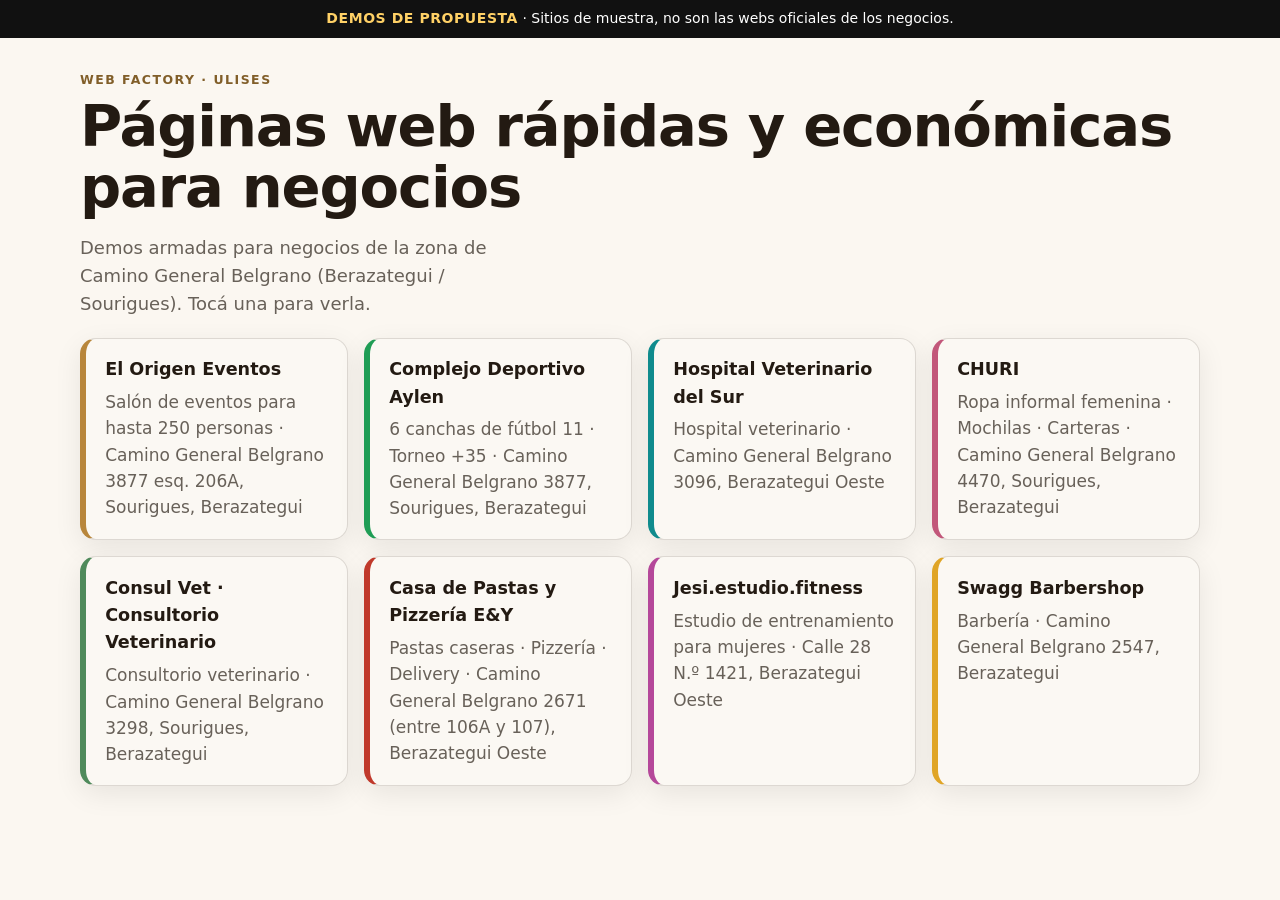
<file: index.html>
<!doctype html><html lang="es-AR"><head><meta charset="utf-8"><meta name="viewport" content="width=device-width,initial-scale=1"><title>Demos de propuesta · Ulises · Web Factory</title><meta name="robots" content="noindex,nofollow"><meta name="description" content="Demos de propuesta para negocios de Berazategui."><style>:root{--accent-text:color-mix(in srgb,var(--accent) 70%,#000);--accent:#b8863b;--accent2:#2b2118;--bg:#fbf7f1;--ink:#231a12;--muted:color-mix(in srgb,var(--ink) 68%,var(--bg));--card:color-mix(in srgb,var(--bg) 88%,#fff);--line:color-mix(in srgb,var(--ink) 14%,var(--bg));--radius:16px;--shadow:0 8px 28px rgb(0 0 0/.08);font-family:system-ui,-apple-system,"Segoe UI",Roboto,Ubuntu,sans-serif;color-scheme:light}
.dark{--accent-text:var(--accent);--card:color-mix(in srgb,var(--bg) 85%,#fff);--shadow:0 8px 28px rgb(0 0 0/.4);color-scheme:dark}
*{box-sizing:border-box}html{scroll-behavior:smooth;scroll-padding-top:4.5rem}@media (prefers-reduced-motion:reduce){html{scroll-behavior:auto}*{animation:none!important;transition:none!important}}
body{margin:0;background:var(--bg);color:var(--ink);line-height:1.55;font-size:1.0625rem;padding-bottom:5rem}
img{max-width:100%;height:auto;display:block}a{color:inherit}
.skip{position:absolute;left:-999px;top:0;background:#000;color:#fff;padding:.6rem 1rem;z-index:99}.skip:focus{left:.5rem;top:.5rem}
:focus-visible{outline:3px solid var(--accent);outline-offset:3px}
.demo-bar{background:#111;color:#fff;font-size:.875rem;text-align:center;padding:.5rem 1rem;position:sticky;top:0;z-index:50}
.demo-bar strong{color:#ffd166;letter-spacing:.04em;text-transform:uppercase}
.wrap{width:min(1120px,100% - 2.5rem);margin-inline:auto}
header.top{display:flex;align-items:center;justify-content:space-between;gap:1rem;padding:1rem 0}
.brand{font-weight:800;font-size:1.25rem;text-decoration:none;letter-spacing:-.01em}.brand small{display:block;font-weight:500;font-size:.8rem;color:var(--muted)}
nav.links{display:none;gap:1.25rem}nav.links a{text-decoration:none;font-weight:600;font-size:.95rem}nav.links a:hover{color:var(--accent)}
@media(min-width:820px){nav.links{display:flex}}
.btn{display:inline-flex;align-items:center;justify-content:center;gap:.5rem;min-height:48px;padding:.75rem 1.25rem;border-radius:999px;font-weight:700;text-decoration:none;border:2px solid transparent;cursor:pointer;font-size:1rem}
.btn-wa{background:#1b7f43;color:#fff}.btn-wa:hover{background:#156a37}
.btn-alt{border-color:currentColor;background:transparent}
.btn[aria-disabled=true]{opacity:.65;cursor:not-allowed}
.hero{display:grid;gap:1.5rem;padding:1rem 0 2rem}
@media(min-width:900px){.hero{grid-template-columns:1.05fr 1fr;align-items:center;padding:2.5rem 0 3rem}}
.eyebrow{text-transform:uppercase;letter-spacing:.12em;font-size:.78rem;font-weight:800;color:var(--accent-text);margin:0 0 .5rem}
.dark .eyebrow{color:var(--accent)}
h1{font-size:clamp(2.1rem,7vw,3.6rem);line-height:1.05;margin:0 0 1rem;letter-spacing:-.02em}
h2{font-size:clamp(1.6rem,5vw,2.3rem);line-height:1.15;margin:0 0 1rem;letter-spacing:-.01em}
h3{margin:0 0 .35rem;font-size:1.1rem}
.lead{font-size:1.125rem;color:var(--muted);margin:0 0 1.25rem;max-width:38ch}
.actions{display:flex;flex-wrap:wrap;gap:.75rem}
.hero figure{margin:0;position:relative}.hero img{border-radius:var(--radius);box-shadow:var(--shadow);aspect-ratio:16/9;object-fit:cover;width:100%}
.ai-note{font-size:.75rem;color:var(--muted);margin-top:.4rem}
.chips{display:flex;flex-wrap:wrap;gap:.5rem;margin:1.25rem 0 0;padding:0;list-style:none}
.chips li{background:var(--card);border:1px solid var(--line);border-radius:999px;padding:.4rem .8rem;font-size:.9rem}
.status-open{color:#1b7f43;font-weight:700}.status-closed{color:#b42318;font-weight:700}.dark .status-open{color:#5fd08a}.dark .status-closed{color:#ff8a80}
section.block{padding:2.75rem 0;border-top:1px solid var(--line)}
.grid{display:grid;gap:1rem;grid-template-columns:repeat(auto-fit,minmax(240px,1fr))}
.card{background:var(--card);border:1px solid var(--line);border-radius:var(--radius);padding:1.1rem 1.2rem;box-shadow:var(--shadow)}
.card p{margin:0;color:var(--muted)}
.src{font-size:.8rem;color:var(--muted);margin-top:1rem}
.tags{display:flex;flex-wrap:wrap;gap:.5rem;list-style:none;padding:0;margin:0}.tags li{background:var(--accent-text);color:#fff;border-radius:999px;padding:.45rem .9rem;font-weight:700;font-size:.92rem}
.dark .tags li{color:#111}
.price-list{list-style:none;margin:0;padding:0}.price-list li{display:flex;flex-wrap:wrap;justify-content:space-between;gap:.25rem 1rem;padding:.8rem 0;border-bottom:1px dashed var(--line)}.price-list li span:last-child{font-weight:700}
.menu{display:grid;gap:1rem;grid-template-columns:repeat(auto-fit,minmax(220px,1fr))}.menu ul{margin:.25rem 0 0;padding-left:1.1rem}
table.hours{width:100%;border-collapse:collapse;max-width:520px}table.hours th,table.hours td{text-align:left;padding:.55rem .25rem;border-bottom:1px solid var(--line)}table.hours tr.today{background:color-mix(in srgb,var(--accent) 14%,transparent);font-weight:700}
.gallery{display:grid;gap:.75rem;grid-template-columns:repeat(2,1fr)}@media(min-width:820px){.gallery{grid-template-columns:repeat(4,1fr)}}
.gallery figure{margin:0}.gallery img,.ph{border-radius:12px;aspect-ratio:1;object-fit:cover;width:100%}
.ph{display:grid;place-items:center;text-align:center;padding:1rem;border:2px dashed var(--line);color:var(--muted);font-size:.9rem;background:var(--card)}
blockquote{margin:0;font-size:1.05rem}blockquote footer{font-size:.8rem;color:var(--muted);margin-top:.5rem}
details{background:var(--card);border:1px solid var(--line);border-radius:12px;padding:.9rem 1.1rem;margin-bottom:.6rem}summary{font-weight:700;cursor:pointer;min-height:28px}details p{margin:.6rem 0 0;color:var(--muted)}
.contact{display:grid;gap:1.5rem}@media(min-width:900px){.contact{grid-template-columns:1fr 1.1fr}}
dl.info{margin:0 0 1.25rem}dl.info div{padding:.6rem 0;border-bottom:1px solid var(--line)}dl.info dt{font-size:.8rem;text-transform:uppercase;letter-spacing:.08em;color:var(--muted);font-weight:700}dl.info dd{margin:.15rem 0 0}
.unv{font-size:.75rem;background:#fff3cd;color:#664d03;border-radius:6px;padding:.05rem .4rem;margin-left:.3rem;white-space:nowrap}
.map{border:0;width:100%;height:340px;border-radius:var(--radius);background:var(--card)}
footer.site{border-top:1px solid var(--line);padding:2rem 0 1rem;font-size:.9rem;color:var(--muted)}
.sticky-cta{position:fixed;left:0;right:0;bottom:0;padding:.7rem 1rem calc(.7rem + env(safe-area-inset-bottom));background:color-mix(in srgb,var(--bg) 92%,transparent);backdrop-filter:blur(8px);border-top:1px solid var(--line);display:flex;gap:.6rem;z-index:40}
.sticky-cta .btn{flex:1}@media(min-width:900px){.sticky-cta{display:none}body{padding-bottom:0}}
.fixture{display:grid;gap:.6rem}.match{display:flex;justify-content:space-between;align-items:center;background:var(--card);border:1px solid var(--line);border-radius:12px;padding:.7rem 1rem}.match b{font-variant-numeric:tabular-nums}

.contact>div{min-width:0}dl.info dd a{overflow-wrap:anywhere}
</style></head><body><div class="demo-bar" role="note"><strong>Demos de propuesta</strong> · Sitios de muestra, no son las webs oficiales de los negocios.</div><main class="wrap" style="padding:2rem 0"><p class="eyebrow">Web Factory · Ulises</p><h1>Páginas web rápidas y económicas para negocios</h1><p class="lead">Demos armadas para negocios de la zona de Camino General Belgrano (Berazategui / Sourigues). Tocá una para verla.</p><div class="grid"><a class="card" href="el-origen-eventos/" style="text-decoration:none;border-left:6px solid #b8863b"><h3>El Origen Eventos</h3><p>Salón de eventos para hasta 250 personas · Camino General Belgrano 3877 esq. 206A, Sourigues, Berazategui</p></a><a class="card" href="complejo-aylen/" style="text-decoration:none;border-left:6px solid #1f9d55"><h3>Complejo Deportivo Aylen</h3><p>6 canchas de fútbol 11 · Torneo +35 · Camino General Belgrano 3877, Sourigues, Berazategui</p></a><a class="card" href="hospital-veterinario-del-sur/" style="text-decoration:none;border-left:6px solid #0f8b8d"><h3>Hospital Veterinario del Sur</h3><p>Hospital veterinario · Camino General Belgrano 3096, Berazategui Oeste</p></a><a class="card" href="churi/" style="text-decoration:none;border-left:6px solid #c2577a"><h3>CHURI</h3><p>Ropa informal femenina · Mochilas · Carteras · Camino General Belgrano 4470, Sourigues, Berazategui</p></a><a class="card" href="consul-vet/" style="text-decoration:none;border-left:6px solid #4f8a5b"><h3>Consul Vet · Consultorio Veterinario</h3><p>Consultorio veterinario · Camino General Belgrano 3298, Sourigues, Berazategui</p></a><a class="card" href="casa-de-pastas-ey/" style="text-decoration:none;border-left:6px solid #c0392b"><h3>Casa de Pastas y Pizzería E&amp;Y</h3><p>Pastas caseras · Pizzería · Delivery · Camino General Belgrano 2671 (entre 106A y 107), Berazategui Oeste</p></a><a class="card" href="jesi-estudio-fitness/" style="text-decoration:none;border-left:6px solid #b5489a"><h3>Jesi.estudio.fitness</h3><p>Estudio de entrenamiento para mujeres · Calle 28 N.º 1421, Berazategui Oeste</p></a><a class="card" href="swagg-barber/" style="text-decoration:none;border-left:6px solid #e0a526"><h3>Swagg Barbershop</h3><p>Barbería · Camino General Belgrano 2547, Berazategui</p></a></div></main></body></html>
</file>
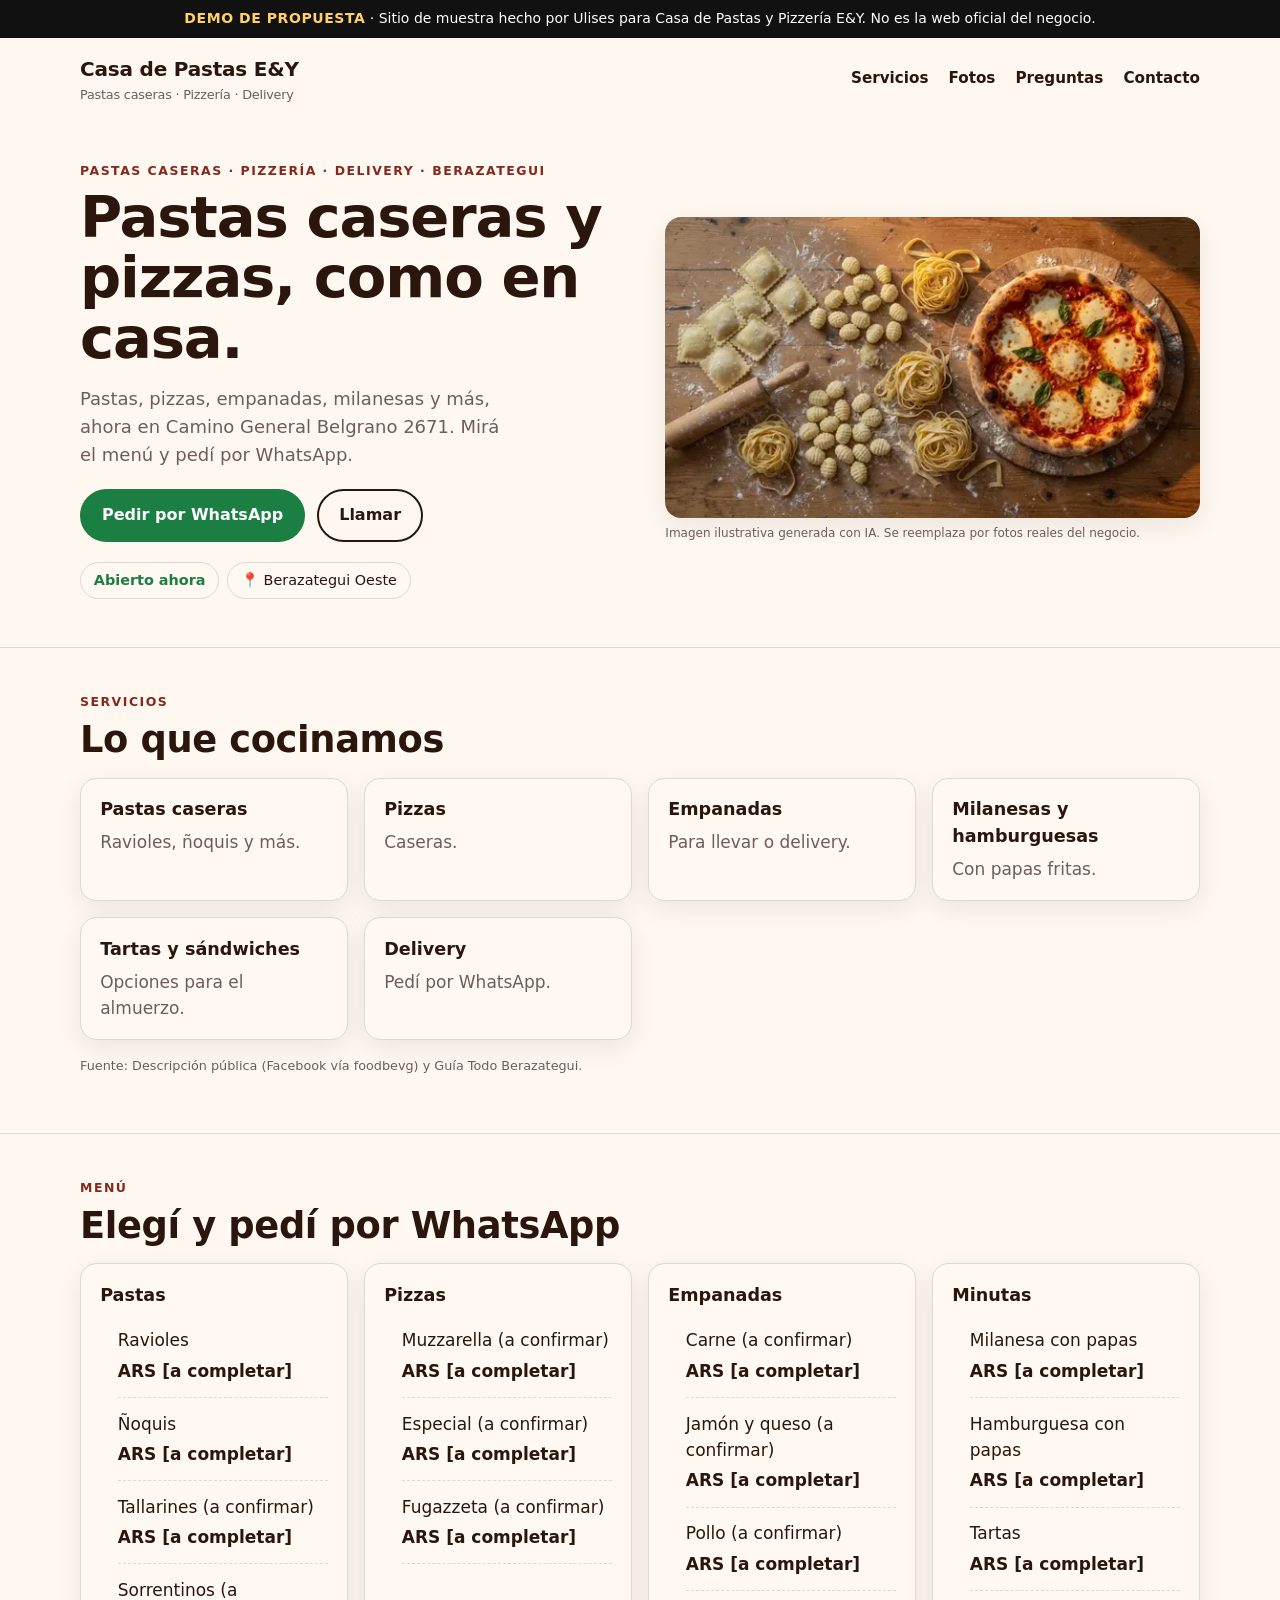
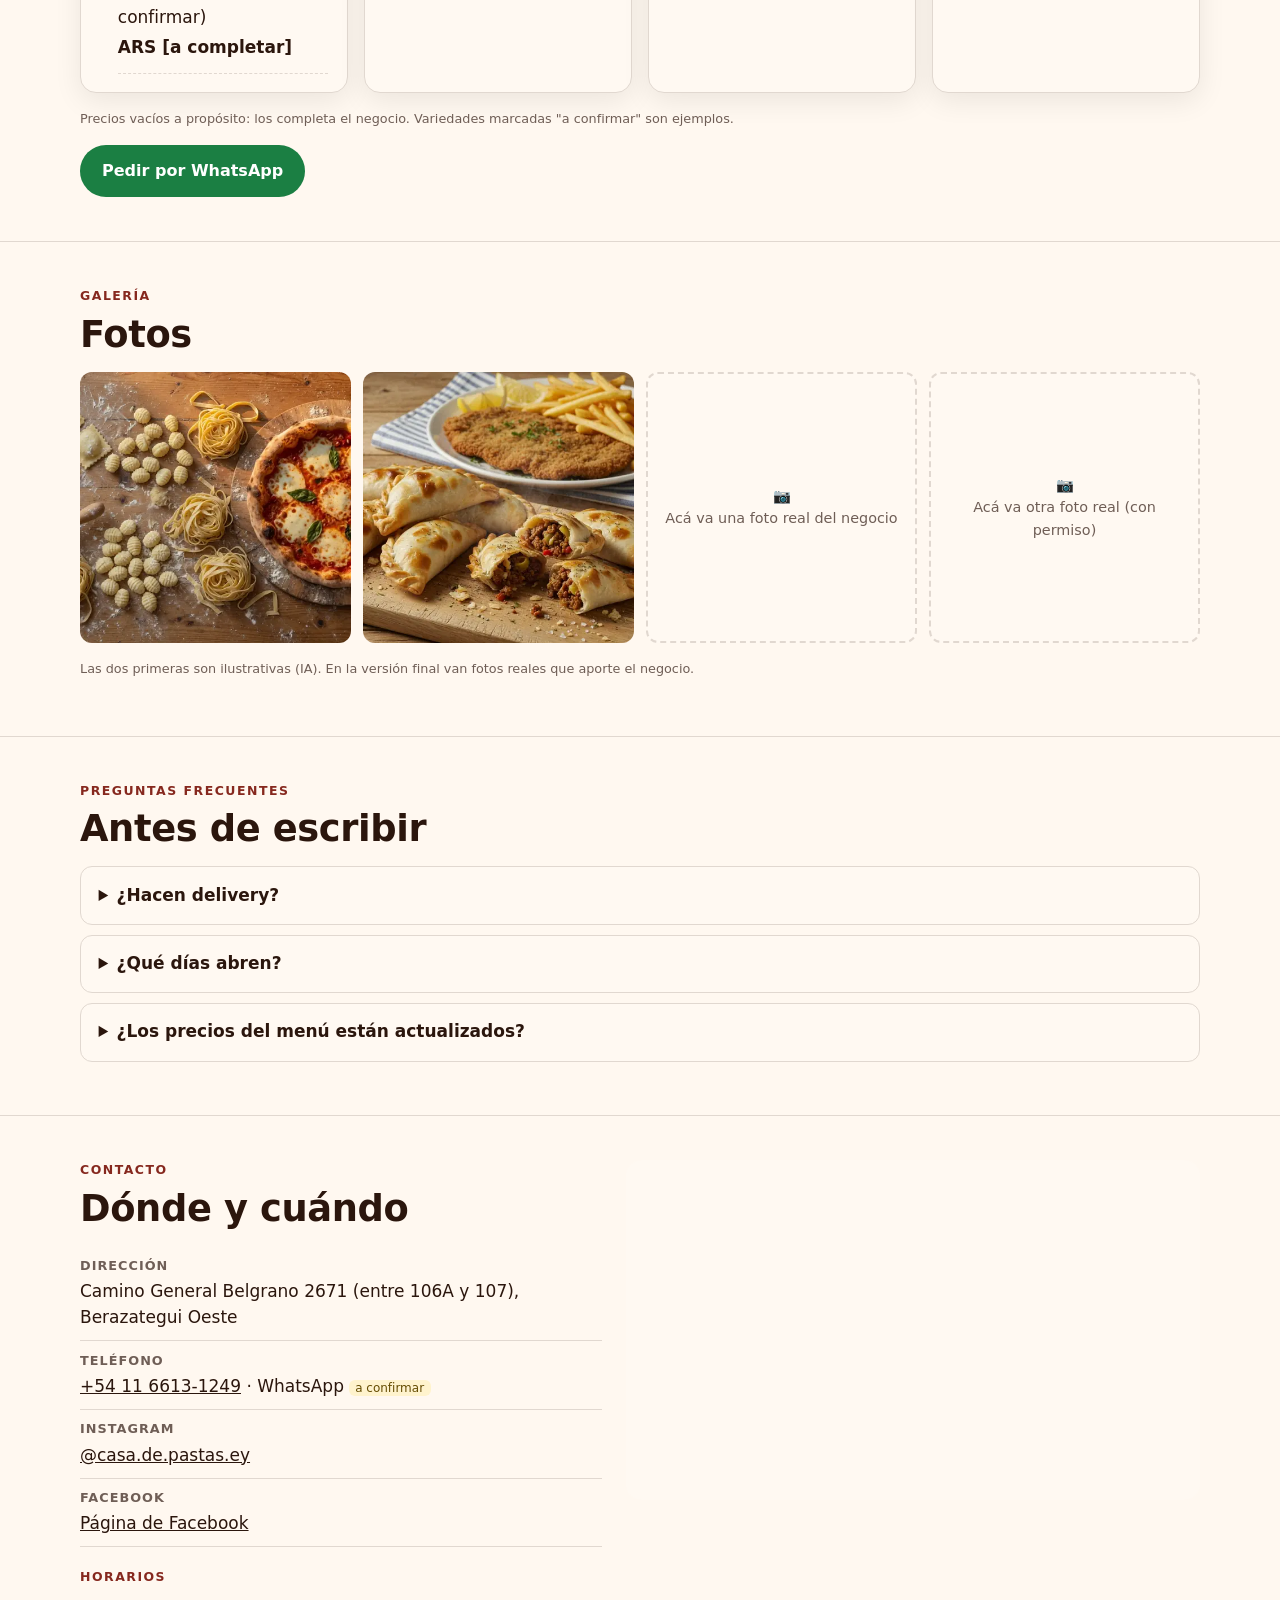
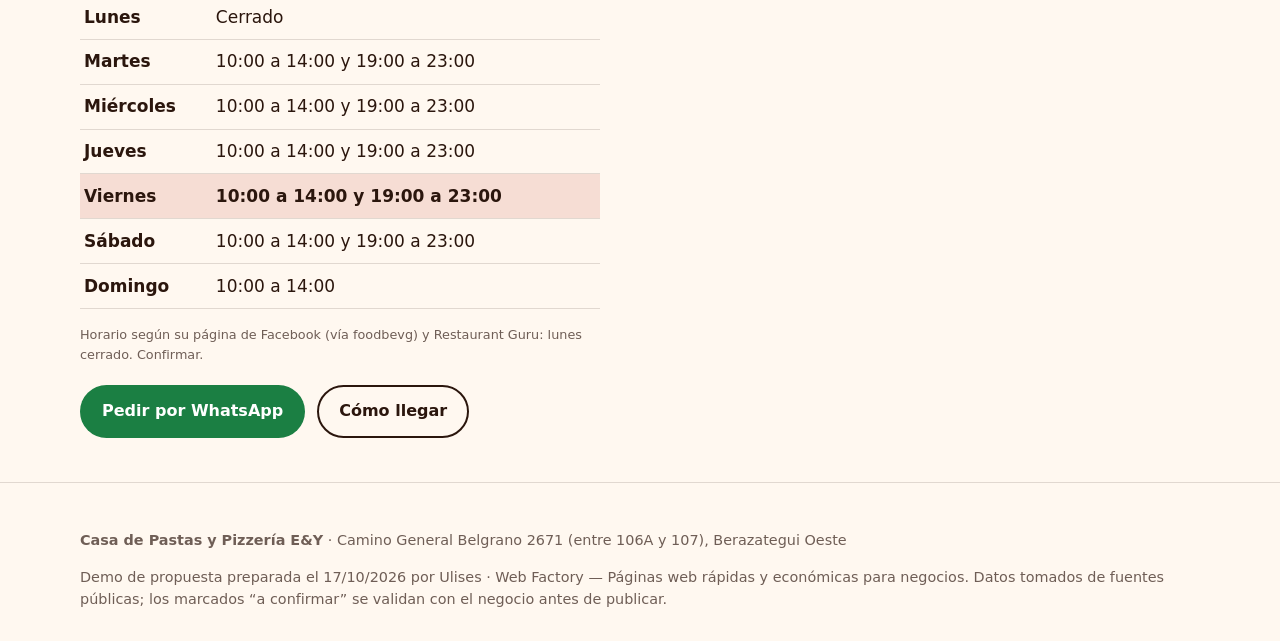
<file: casa-de-pastas-ey/index.html>
<!doctype html>
<html lang="es-AR"><head><meta charset="utf-8"><meta name="viewport" content="width=device-width,initial-scale=1">
<title>Casa de Pastas y Pizzería E&amp;Y · Pastas caseras · Pizzería · Delivery en Berazategui · Demo</title>
<meta name="description" content="Pastas, pizzas, empanadas, milanesas y más, ahora en Camino General Belgrano 2671. Mirá el menú y pedí por WhatsApp."><meta name="robots" content="noindex,nofollow"><meta name="theme-color" content="#c0392b">
<meta property="og:title" content="Casa de Pastas y Pizzería E&amp;Y · Demo de propuesta"><meta property="og:description" content="Pastas caseras y pizzas, como en casa."><meta property="og:type" content="website"><meta property="og:url" content="https://elulises15.github.io/demos-clientes/casa-de-pastas-ey/"><meta property="og:image" content="https://elulises15.github.io/demos-clientes/casa-de-pastas-ey/img/hero-960.webp"><link rel="canonical" href="https://elulises15.github.io/demos-clientes/casa-de-pastas-ey/">
<link rel="icon" href="data:image/svg+xml,%3Csvg xmlns='http://www.w3.org/2000/svg' viewBox='0 0 64 64'%3E%3Crect width='64' height='64' rx='14' fill='%23c0392b'/%3E%3Ctext x='32' y='42' font-size='30' text-anchor='middle' fill='white' font-family='Arial' font-weight='700'%3EC%3C/text%3E%3C/svg%3E">
<link rel="preload" as="image" href="img/hero-560.webp" imagesrcset="img/hero-560.webp 560w, img/hero-960.webp 960w" imagesizes="(min-width:900px) 540px, 100vw">
<style>:root{--accent-text:color-mix(in srgb,var(--accent) 70%,#000);--accent:#b8863b;--accent2:#2b2118;--bg:#fbf7f1;--ink:#231a12;--muted:color-mix(in srgb,var(--ink) 68%,var(--bg));--card:color-mix(in srgb,var(--bg) 88%,#fff);--line:color-mix(in srgb,var(--ink) 14%,var(--bg));--radius:16px;--shadow:0 8px 28px rgb(0 0 0/.08);font-family:system-ui,-apple-system,"Segoe UI",Roboto,Ubuntu,sans-serif;color-scheme:light}
.dark{--accent-text:var(--accent);--card:color-mix(in srgb,var(--bg) 85%,#fff);--shadow:0 8px 28px rgb(0 0 0/.4);color-scheme:dark}
*{box-sizing:border-box}html{scroll-behavior:smooth;scroll-padding-top:4.5rem}@media (prefers-reduced-motion:reduce){html{scroll-behavior:auto}*{animation:none!important;transition:none!important}}
body{margin:0;background:var(--bg);color:var(--ink);line-height:1.55;font-size:1.0625rem;padding-bottom:5rem}
img{max-width:100%;height:auto;display:block}a{color:inherit}
.skip{position:absolute;left:-999px;top:0;background:#000;color:#fff;padding:.6rem 1rem;z-index:99}.skip:focus{left:.5rem;top:.5rem}
:focus-visible{outline:3px solid var(--accent);outline-offset:3px}
.demo-bar{background:#111;color:#fff;font-size:.875rem;text-align:center;padding:.5rem 1rem;position:sticky;top:0;z-index:50}
.demo-bar strong{color:#ffd166;letter-spacing:.04em;text-transform:uppercase}
.wrap{width:min(1120px,100% - 2.5rem);margin-inline:auto}
header.top{display:flex;align-items:center;justify-content:space-between;gap:1rem;padding:1rem 0}
.brand{font-weight:800;font-size:1.25rem;text-decoration:none;letter-spacing:-.01em}.brand small{display:block;font-weight:500;font-size:.8rem;color:var(--muted)}
nav.links{display:none;gap:1.25rem}nav.links a{text-decoration:none;font-weight:600;font-size:.95rem}nav.links a:hover{color:var(--accent)}
@media(min-width:820px){nav.links{display:flex}}
.btn{display:inline-flex;align-items:center;justify-content:center;gap:.5rem;min-height:48px;padding:.75rem 1.25rem;border-radius:999px;font-weight:700;text-decoration:none;border:2px solid transparent;cursor:pointer;font-size:1rem}
.btn-wa{background:#1b7f43;color:#fff}.btn-wa:hover{background:#156a37}
.btn-alt{border-color:currentColor;background:transparent}
.btn[aria-disabled=true]{opacity:.65;cursor:not-allowed}
.hero{display:grid;gap:1.5rem;padding:1rem 0 2rem}
@media(min-width:900px){.hero{grid-template-columns:1.05fr 1fr;align-items:center;padding:2.5rem 0 3rem}}
.eyebrow{text-transform:uppercase;letter-spacing:.12em;font-size:.78rem;font-weight:800;color:var(--accent-text);margin:0 0 .5rem}
.dark .eyebrow{color:var(--accent)}
h1{font-size:clamp(2.1rem,7vw,3.6rem);line-height:1.05;margin:0 0 1rem;letter-spacing:-.02em}
h2{font-size:clamp(1.6rem,5vw,2.3rem);line-height:1.15;margin:0 0 1rem;letter-spacing:-.01em}
h3{margin:0 0 .35rem;font-size:1.1rem}
.lead{font-size:1.125rem;color:var(--muted);margin:0 0 1.25rem;max-width:38ch}
.actions{display:flex;flex-wrap:wrap;gap:.75rem}
.hero figure{margin:0;position:relative}.hero img{border-radius:var(--radius);box-shadow:var(--shadow);aspect-ratio:16/9;object-fit:cover;width:100%}
.ai-note{font-size:.75rem;color:var(--muted);margin-top:.4rem}
.chips{display:flex;flex-wrap:wrap;gap:.5rem;margin:1.25rem 0 0;padding:0;list-style:none}
.chips li{background:var(--card);border:1px solid var(--line);border-radius:999px;padding:.4rem .8rem;font-size:.9rem}
.status-open{color:#1b7f43;font-weight:700}.status-closed{color:#b42318;font-weight:700}.dark .status-open{color:#5fd08a}.dark .status-closed{color:#ff8a80}
section.block{padding:2.75rem 0;border-top:1px solid var(--line)}
.grid{display:grid;gap:1rem;grid-template-columns:repeat(auto-fit,minmax(240px,1fr))}
.card{background:var(--card);border:1px solid var(--line);border-radius:var(--radius);padding:1.1rem 1.2rem;box-shadow:var(--shadow)}
.card p{margin:0;color:var(--muted)}
.src{font-size:.8rem;color:var(--muted);margin-top:1rem}
.tags{display:flex;flex-wrap:wrap;gap:.5rem;list-style:none;padding:0;margin:0}.tags li{background:var(--accent-text);color:#fff;border-radius:999px;padding:.45rem .9rem;font-weight:700;font-size:.92rem}
.dark .tags li{color:#111}
.price-list{list-style:none;margin:0;padding:0}.price-list li{display:flex;flex-wrap:wrap;justify-content:space-between;gap:.25rem 1rem;padding:.8rem 0;border-bottom:1px dashed var(--line)}.price-list li span:last-child{font-weight:700}
.menu{display:grid;gap:1rem;grid-template-columns:repeat(auto-fit,minmax(220px,1fr))}.menu ul{margin:.25rem 0 0;padding-left:1.1rem}
table.hours{width:100%;border-collapse:collapse;max-width:520px}table.hours th,table.hours td{text-align:left;padding:.55rem .25rem;border-bottom:1px solid var(--line)}table.hours tr.today{background:color-mix(in srgb,var(--accent) 14%,transparent);font-weight:700}
.gallery{display:grid;gap:.75rem;grid-template-columns:repeat(2,1fr)}@media(min-width:820px){.gallery{grid-template-columns:repeat(4,1fr)}}
.gallery figure{margin:0}.gallery img,.ph{border-radius:12px;aspect-ratio:1;object-fit:cover;width:100%}
.ph{display:grid;place-items:center;text-align:center;padding:1rem;border:2px dashed var(--line);color:var(--muted);font-size:.9rem;background:var(--card)}
blockquote{margin:0;font-size:1.05rem}blockquote footer{font-size:.8rem;color:var(--muted);margin-top:.5rem}
details{background:var(--card);border:1px solid var(--line);border-radius:12px;padding:.9rem 1.1rem;margin-bottom:.6rem}summary{font-weight:700;cursor:pointer;min-height:28px}details p{margin:.6rem 0 0;color:var(--muted)}
.contact{display:grid;gap:1.5rem}@media(min-width:900px){.contact{grid-template-columns:1fr 1.1fr}}
dl.info{margin:0 0 1.25rem}dl.info div{padding:.6rem 0;border-bottom:1px solid var(--line)}dl.info dt{font-size:.8rem;text-transform:uppercase;letter-spacing:.08em;color:var(--muted);font-weight:700}dl.info dd{margin:.15rem 0 0}
.unv{font-size:.75rem;background:#fff3cd;color:#664d03;border-radius:6px;padding:.05rem .4rem;margin-left:.3rem;white-space:nowrap}
.map{border:0;width:100%;height:340px;border-radius:var(--radius);background:var(--card)}
footer.site{border-top:1px solid var(--line);padding:2rem 0 1rem;font-size:.9rem;color:var(--muted)}
.sticky-cta{position:fixed;left:0;right:0;bottom:0;padding:.7rem 1rem calc(.7rem + env(safe-area-inset-bottom));background:color-mix(in srgb,var(--bg) 92%,transparent);backdrop-filter:blur(8px);border-top:1px solid var(--line);display:flex;gap:.6rem;z-index:40}
.sticky-cta .btn{flex:1}@media(min-width:900px){.sticky-cta{display:none}body{padding-bottom:0}}
.fixture{display:grid;gap:.6rem}.match{display:flex;justify-content:space-between;align-items:center;background:var(--card);border:1px solid var(--line);border-radius:12px;padding:.7rem 1rem}.match b{font-variant-numeric:tabular-nums}

.contact>div{min-width:0}dl.info dd a{overflow-wrap:anywhere}
:root{--accent:#c0392b;--accent2:#3b1d12;--bg:#fff8f0;--ink:#2b160d}</style>
<script type="application/ld+json">{"@context": "https://schema.org", "@type": "Restaurant", "name": "Casa de Pastas y Pizzería E&Y", "address": {"@type": "PostalAddress", "streetAddress": "Camino General Belgrano 2671 (entre 106A y 107), Berazategui Oeste", "addressLocality": "Berazategui", "addressRegion": "Buenos Aires", "addressCountry": "AR"}, "geo": {"@type": "GeoCoordinates", "latitude": -34.795157, "longitude": -58.236356}, "telephone": "+54 11 6613-1249", "sameAs": ["https://www.instagram.com/casa.de.pastas.ey/", "https://facebook.com/336609726494318"], "openingHoursSpecification": [{"@type": "OpeningHoursSpecification", "dayOfWeek": "https://schema.org/Tuesday", "opens": "10:00", "closes": "14:00"}, {"@type": "OpeningHoursSpecification", "dayOfWeek": "https://schema.org/Tuesday", "opens": "19:00", "closes": "23:00"}, {"@type": "OpeningHoursSpecification", "dayOfWeek": "https://schema.org/Wednesday", "opens": "10:00", "closes": "14:00"}, {"@type": "OpeningHoursSpecification", "dayOfWeek": "https://schema.org/Wednesday", "opens": "19:00", "closes": "23:00"}, {"@type": "OpeningHoursSpecification", "dayOfWeek": "https://schema.org/Thursday", "opens": "10:00", "closes": "14:00"}, {"@type": "OpeningHoursSpecification", "dayOfWeek": "https://schema.org/Thursday", "opens": "19:00", "closes": "23:00"}, {"@type": "OpeningHoursSpecification", "dayOfWeek": "https://schema.org/Friday", "opens": "10:00", "closes": "14:00"}, {"@type": "OpeningHoursSpecification", "dayOfWeek": "https://schema.org/Friday", "opens": "19:00", "closes": "23:00"}, {"@type": "OpeningHoursSpecification", "dayOfWeek": "https://schema.org/Saturday", "opens": "10:00", "closes": "14:00"}, {"@type": "OpeningHoursSpecification", "dayOfWeek": "https://schema.org/Saturday", "opens": "19:00", "closes": "23:00"}, {"@type": "OpeningHoursSpecification", "dayOfWeek": "https://schema.org/Sunday", "opens": "10:00", "closes": "14:00"}]}</script></head>
<body><a class="skip" href="#contenido">Saltar al contenido</a>
<div class="demo-bar" role="note"><strong>Demo de propuesta</strong> · Sitio de muestra hecho por Ulises para Casa de Pastas y Pizzería E&amp;Y. No es la web oficial del negocio.</div>
<div class="wrap"><header class="top"><a class="brand" href="#contenido">Casa de Pastas E&amp;Y<small>Pastas caseras · Pizzería · Delivery</small></a>
<nav class="links" aria-label="Secciones"><a href="#servicios">Servicios</a><a href="#galeria">Fotos</a><a href="#preguntas">Preguntas</a><a href="#contacto">Contacto</a></nav></header></div>
<main id="contenido">
<section class="wrap hero" aria-labelledby="t"><div><p class="eyebrow">Pastas caseras · Pizzería · Delivery · Berazategui</p><h1 id="t">Pastas caseras y pizzas, como en casa.</h1><p class="lead">Pastas, pizzas, empanadas, milanesas y más, ahora en Camino General Belgrano 2671. Mirá el menú y pedí por WhatsApp.</p>
<div class="actions"><a class="btn btn-wa" href="https://wa.me/5491166131249?text=%C2%A1Hola%21%20Quer%C3%ADa%20hacer%20un%20pedido%20en%20Casa%20de%20Pastas%20E%26Y." target="_blank" rel="noopener">Pedir por WhatsApp</a><a class="btn btn-alt" href="tel:+5491166131249">Llamar</a></div>
<ul class="chips" data-hours='[null, [&quot;10:00&quot;, &quot;14:00&quot;, &quot;19:00&quot;, &quot;23:00&quot;], [&quot;10:00&quot;, &quot;14:00&quot;, &quot;19:00&quot;, &quot;23:00&quot;], [&quot;10:00&quot;, &quot;14:00&quot;, &quot;19:00&quot;, &quot;23:00&quot;], [&quot;10:00&quot;, &quot;14:00&quot;, &quot;19:00&quot;, &quot;23:00&quot;], [&quot;10:00&quot;, &quot;14:00&quot;, &quot;19:00&quot;, &quot;23:00&quot;], [&quot;10:00&quot;, &quot;14:00&quot;]]'><li><span data-status>Horario</span></li><li>📍 Berazategui Oeste</li></ul></div>
<figure><img src="img/hero-960.webp" srcset="img/hero-560.webp 560w, img/hero-960.webp 960w" sizes="(min-width:900px) 540px, 100vw" width="960" height="540" alt="Pastas caseras y pizza de muzzarella sobre mesa de madera (imagen ilustrativa generada con IA)." fetchpriority="high"><figcaption class="ai-note">Imagen ilustrativa generada con IA. Se reemplaza por fotos reales del negocio.</figcaption></figure></section>
<section class="block" id="servicios"><div class="wrap"><p class="eyebrow">Servicios</p><h2>Lo que cocinamos</h2><div class="grid"><div class="card"><h3>Pastas caseras</h3><p>Ravioles, ñoquis y más.</p></div><div class="card"><h3>Pizzas</h3><p>Caseras.</p></div><div class="card"><h3>Empanadas</h3><p>Para llevar o delivery.</p></div><div class="card"><h3>Milanesas y hamburguesas</h3><p>Con papas fritas.</p></div><div class="card"><h3>Tartas y sándwiches</h3><p>Opciones para el almuerzo.</p></div><div class="card"><h3>Delivery</h3><p>Pedí por WhatsApp.</p></div></div><p class="src">Fuente: Descripción pública (Facebook vía foodbevg) y Guía Todo Berazategui.</p></div></section>
<section class="block" id="menu"><div class="wrap"><p class="eyebrow">Menú</p><h2>Elegí y pedí por WhatsApp</h2><div class="menu"><div class="card"><h3>Pastas</h3><ul class="price-list"><li><span>Ravioles</span><span>ARS [a completar]</span></li><li><span>Ñoquis</span><span>ARS [a completar]</span></li><li><span>Tallarines (a confirmar)</span><span>ARS [a completar]</span></li><li><span>Sorrentinos (a confirmar)</span><span>ARS [a completar]</span></li></ul></div><div class="card"><h3>Pizzas</h3><ul class="price-list"><li><span>Muzzarella (a confirmar)</span><span>ARS [a completar]</span></li><li><span>Especial (a confirmar)</span><span>ARS [a completar]</span></li><li><span>Fugazzeta (a confirmar)</span><span>ARS [a completar]</span></li></ul></div><div class="card"><h3>Empanadas</h3><ul class="price-list"><li><span>Carne (a confirmar)</span><span>ARS [a completar]</span></li><li><span>Jamón y queso (a confirmar)</span><span>ARS [a completar]</span></li><li><span>Pollo (a confirmar)</span><span>ARS [a completar]</span></li></ul></div><div class="card"><h3>Minutas</h3><ul class="price-list"><li><span>Milanesa con papas</span><span>ARS [a completar]</span></li><li><span>Hamburguesa con papas</span><span>ARS [a completar]</span></li><li><span>Tartas</span><span>ARS [a completar]</span></li></ul></div></div><p class="src">Precios vacíos a propósito: los completa el negocio. Variedades marcadas "a confirmar" son ejemplos.</p><div class="actions" style="margin-top:1rem"><a class="btn btn-wa" href="https://wa.me/5491166131249?text=%C2%A1Hola%21%20Quer%C3%ADa%20hacer%20un%20pedido%20en%20Casa%20de%20Pastas%20E%26Y." target="_blank" rel="noopener">Pedir por WhatsApp</a></div></div></section>
<section class="block" id="galeria"><div class="wrap"><p class="eyebrow">Galería</p><h2>Fotos</h2><div class="gallery">
<figure><img src="img/hero-480sq.webp" width="480" height="480" loading="lazy" alt="Pastas caseras y pizza de muzzarella sobre mesa de madera (imagen ilustrativa generada con IA)."></figure>
<figure><img src="img/g2-480sq.webp" width="480" height="480" loading="lazy" alt="Empanadas al horno y milanesa con papas (imagen ilustrativa generada con IA)."></figure>
<div class="ph" role="img" aria-label="Espacio para foto real del negocio">📷<br>Acá va una foto real del negocio</div>
<div class="ph" role="img" aria-label="Espacio para foto real del negocio">📷<br>Acá va otra foto real (con permiso)</div>
</div><p class="src">Las dos primeras son ilustrativas (IA). En la versión final van fotos reales que aporte el negocio.</p></div></section>

<section class="block" id="preguntas"><div class="wrap"><p class="eyebrow">Preguntas frecuentes</p><h2>Antes de escribir</h2><details><summary>¿Hacen delivery?</summary><p>Sí, según su descripción pública. Consultá zona y costo de envío por WhatsApp.</p></details><details><summary>¿Qué días abren?</summary><p>Martes a sábado de 10 a 14 y de 19 a 23; domingo de 10 a 14 (confirmar).</p></details><details><summary>¿Los precios del menú están actualizados?</summary><p>En esta demo los precios están vacíos a propósito: los completa el negocio y los cambia cuando quiera.</p></details></div></section>
<section class="block" id="contacto"><div class="wrap contact"><div><p class="eyebrow">Contacto</p><h2>Dónde y cuándo</h2><dl class="info"><div><dt>Dirección</dt><dd>Camino General Belgrano 2671 (entre 106A y 107), Berazategui Oeste</dd></div><div><dt>Teléfono</dt><dd><a href="tel:+5491166131249">+54 11 6613-1249</a> · WhatsApp<span class="unv">a confirmar</span></dd></div><div><dt>Instagram</dt><dd><a href="https://www.instagram.com/casa.de.pastas.ey/" target="_blank" rel="noopener">@casa.de.pastas.ey</a></dd></div><div><dt>Facebook</dt><dd><a href="https://facebook.com/336609726494318" target="_blank" rel="noopener">Página de Facebook</a></dd></div></dl><table class="hours"><caption class="eyebrow" style="text-align:left">Horarios</caption><tr data-d="0"><th scope="row">Lunes</th><td>Cerrado</td></tr><tr data-d="1"><th scope="row">Martes</th><td>10:00 a 14:00 y 19:00 a 23:00</td></tr><tr data-d="2"><th scope="row">Miércoles</th><td>10:00 a 14:00 y 19:00 a 23:00</td></tr><tr data-d="3"><th scope="row">Jueves</th><td>10:00 a 14:00 y 19:00 a 23:00</td></tr><tr data-d="4"><th scope="row">Viernes</th><td>10:00 a 14:00 y 19:00 a 23:00</td></tr><tr data-d="5"><th scope="row">Sábado</th><td>10:00 a 14:00 y 19:00 a 23:00</td></tr><tr data-d="6"><th scope="row">Domingo</th><td>10:00 a 14:00</td></tr></table><p class="src">Horario según su página de Facebook (vía foodbevg) y Restaurant Guru: lunes cerrado. Confirmar.</p>
<div class="actions" style="margin-top:1.25rem"><a class="btn btn-wa" href="https://wa.me/5491166131249?text=%C2%A1Hola%21%20Quer%C3%ADa%20hacer%20un%20pedido%20en%20Casa%20de%20Pastas%20E%26Y." target="_blank" rel="noopener">Pedir por WhatsApp</a><a class="btn btn-alt" href="https://www.google.com/maps/dir/?api=1&amp;destination=-34.795157,-58.236356" target="_blank" rel="noopener">Cómo llegar</a></div></div>
<div><iframe class="map" title="Mapa de Google con la ubicación de Casa de Pastas y Pizzería E&amp;Y" src="https://maps.google.com/maps?q=-34.795157,-58.236356&amp;z=16&amp;hl=es&amp;output=embed" loading="lazy" referrerpolicy="no-referrer-when-downgrade"></iframe></div></div></section>
</main>
<footer class="site"><div class="wrap"><p><strong>Casa de Pastas y Pizzería E&amp;Y</strong> · Camino General Belgrano 2671 (entre 106A y 107), Berazategui Oeste</p><p>Demo de propuesta preparada el 17/10/2026 por Ulises · Web Factory — Páginas web rápidas y económicas para negocios. Datos tomados de fuentes públicas; los marcados “a confirmar” se validan con el negocio antes de publicar.</p></div></footer>
<div class="sticky-cta"><a class="btn btn-wa" href="https://wa.me/5491166131249?text=%C2%A1Hola%21%20Quer%C3%ADa%20hacer%20un%20pedido%20en%20Casa%20de%20Pastas%20E%26Y." target="_blank" rel="noopener">Pedir por WhatsApp</a></div>
<script>// Estado "abierto ahora" en hora de Argentina (UTC-3, sin horario de verano). Se recalcula cada minuto.
(function(){
  var el=document.querySelector('[data-hours]'); if(!el) return;
  var h; try{h=JSON.parse(el.getAttribute('data-hours'))}catch(e){return}
  function mins(s){var p=s.split(':');return +p[0]*60+ +p[1]}
  function update(){
    var now=new Date(Date.now()-3*3600*1000);
    var d=(now.getUTCDay()+6)%7, m=now.getUTCHours()*60+now.getUTCMinutes(), open=false, t=h[d];
    document.querySelectorAll('table.hours tr.today').forEach(function(r){r.classList.remove('today')});
    var row=document.querySelector('table.hours tr[data-d="'+d+'"]'); if(row) row.classList.add('today');
    if(t){for(var i=0;i<t.length;i+=2){if(m>=mins(t[i])&&m<mins(t[i+1])) open=true}}
    var s=document.querySelector('[data-status]'); if(!s) return;
    s.textContent=open?'Abierto ahora':'Cerrado ahora'; s.className=open?'status-open':'status-closed';
  }
  update(); setInterval(update,60000);
  document.addEventListener('visibilitychange',function(){if(!document.hidden) update()});
})();
</script></body></html>
</file>
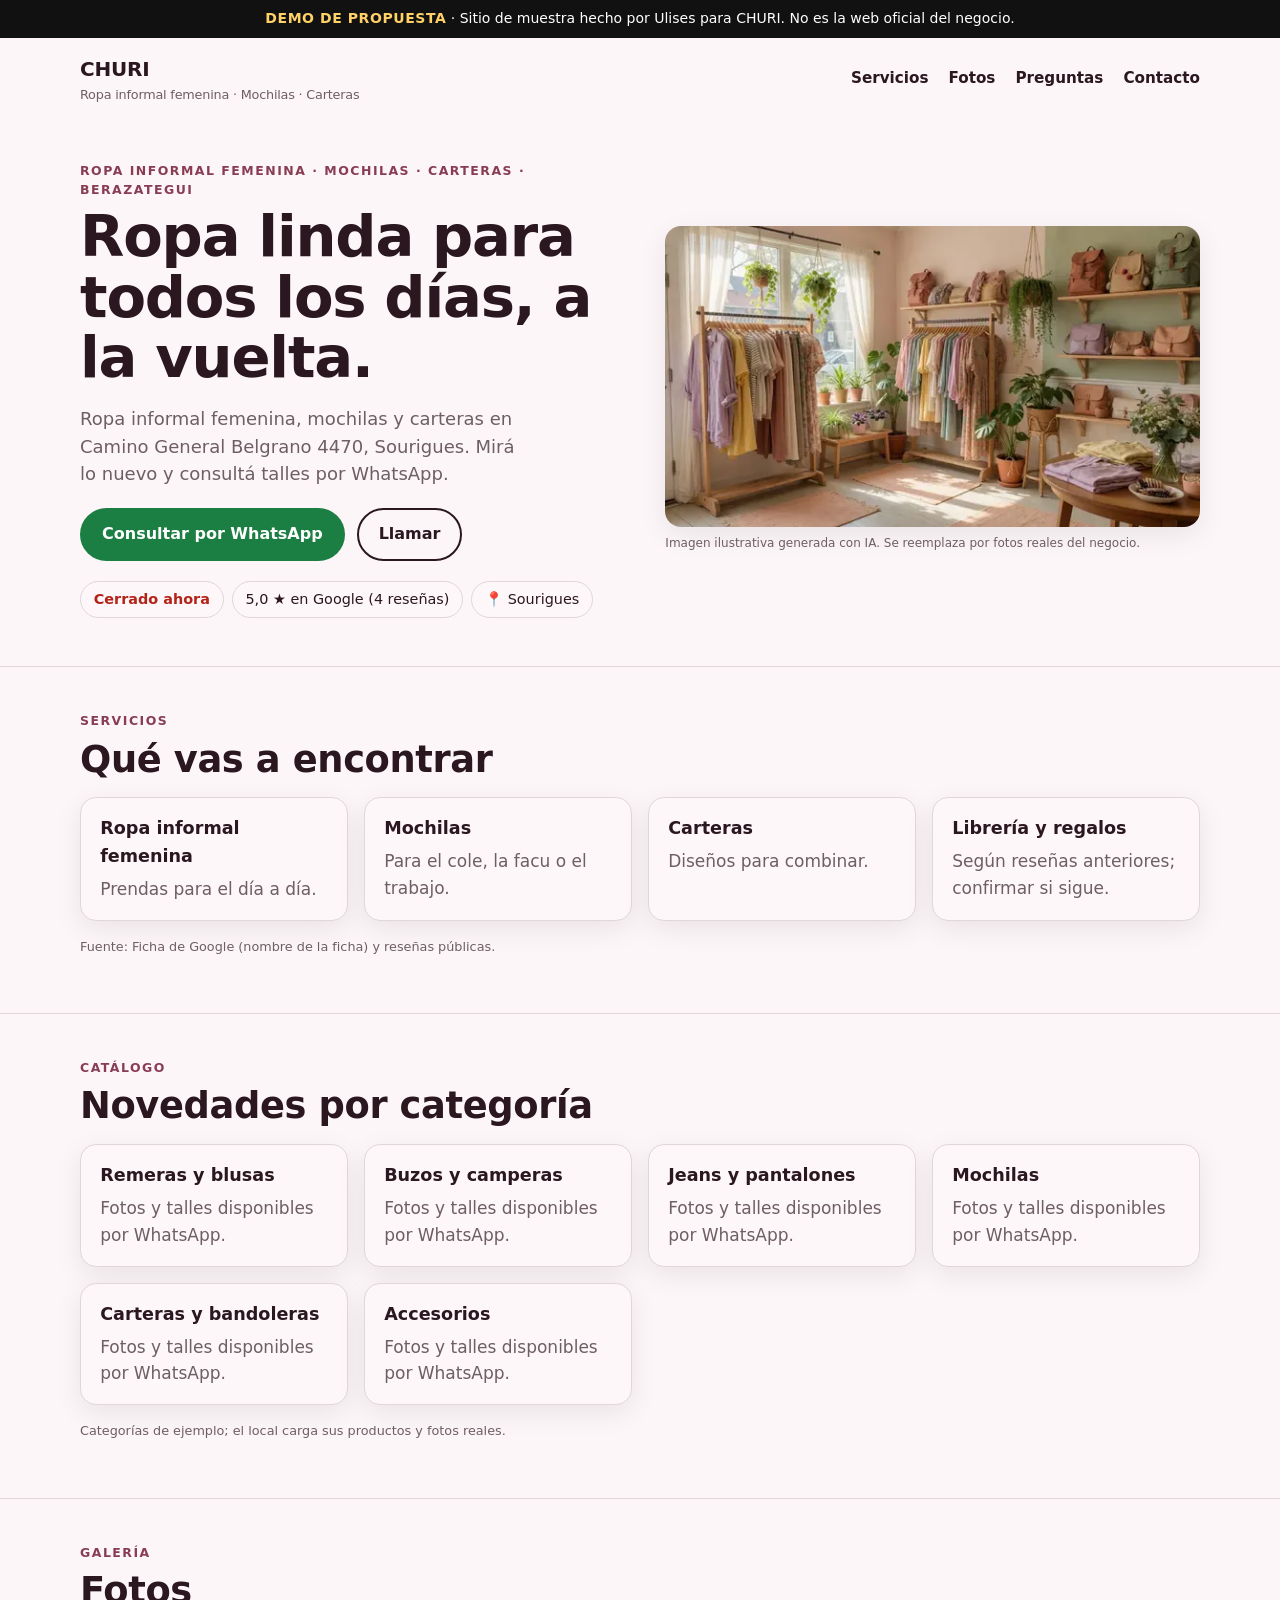
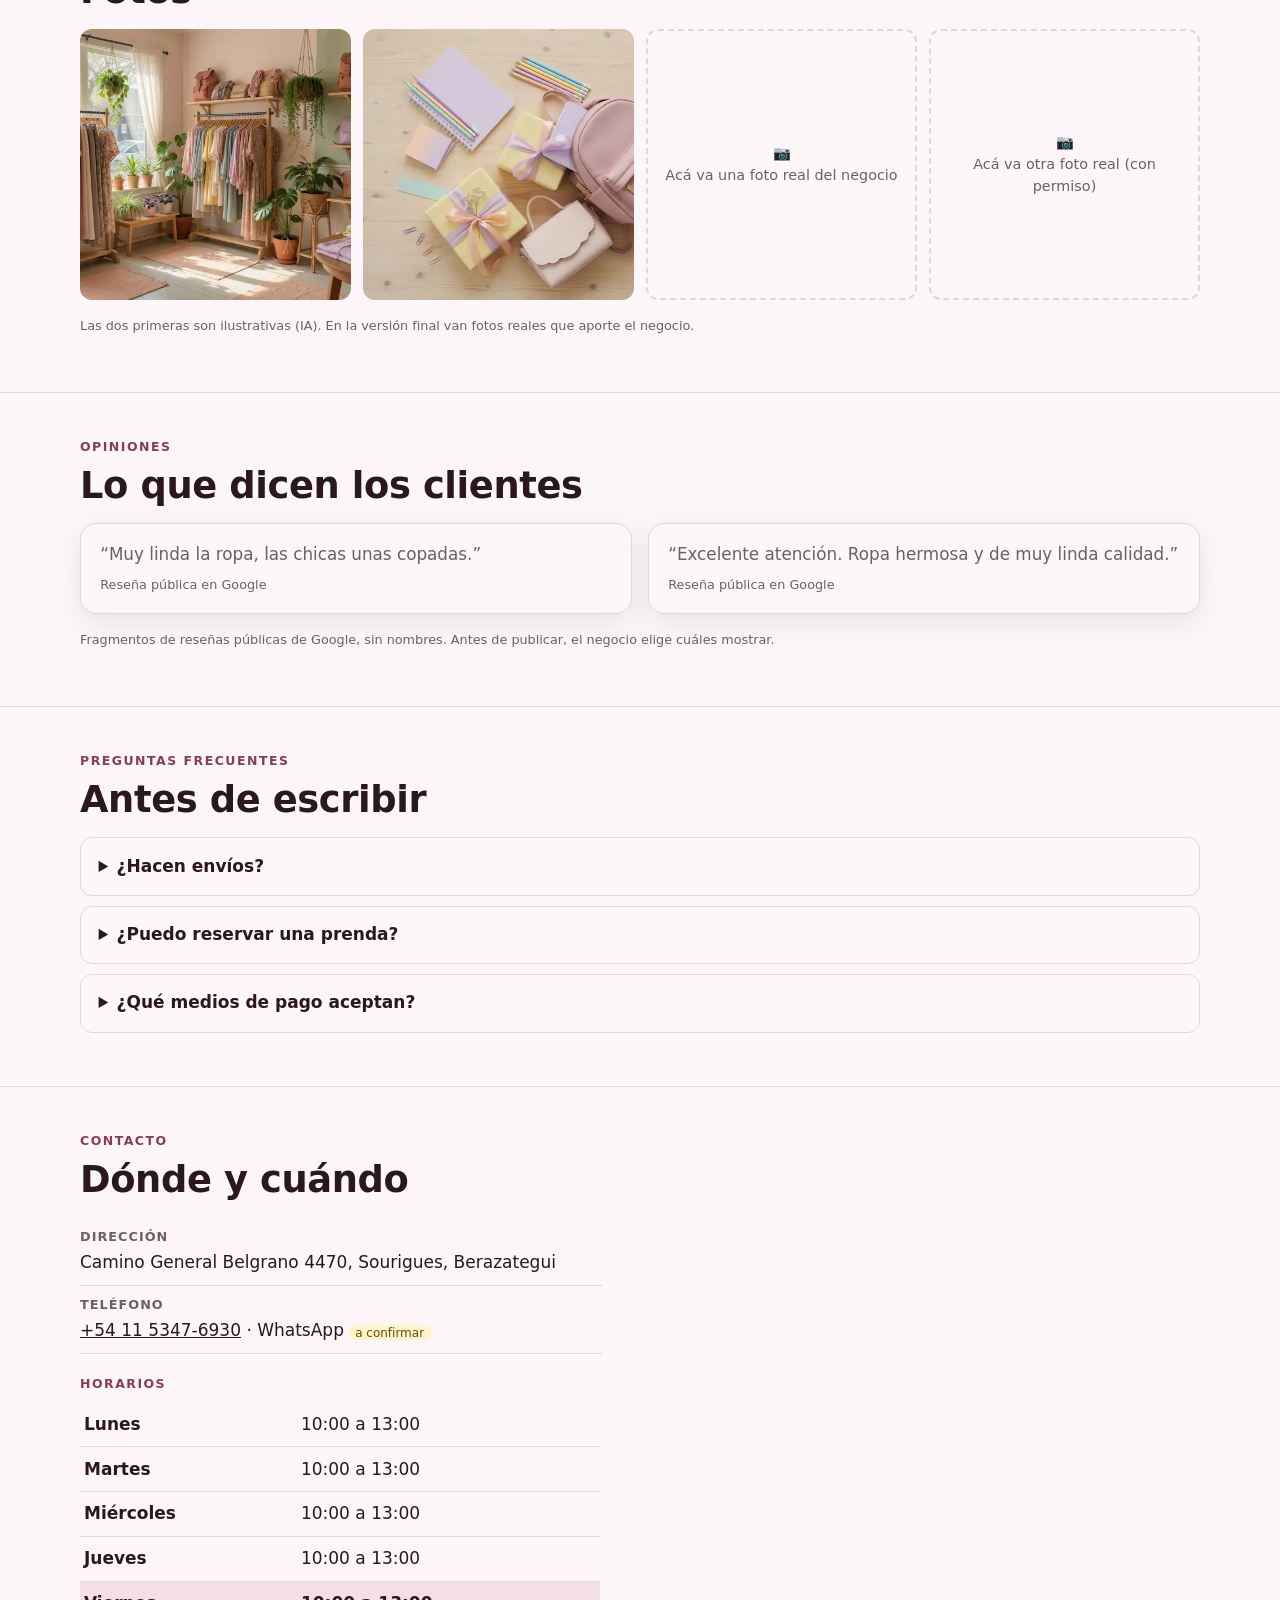
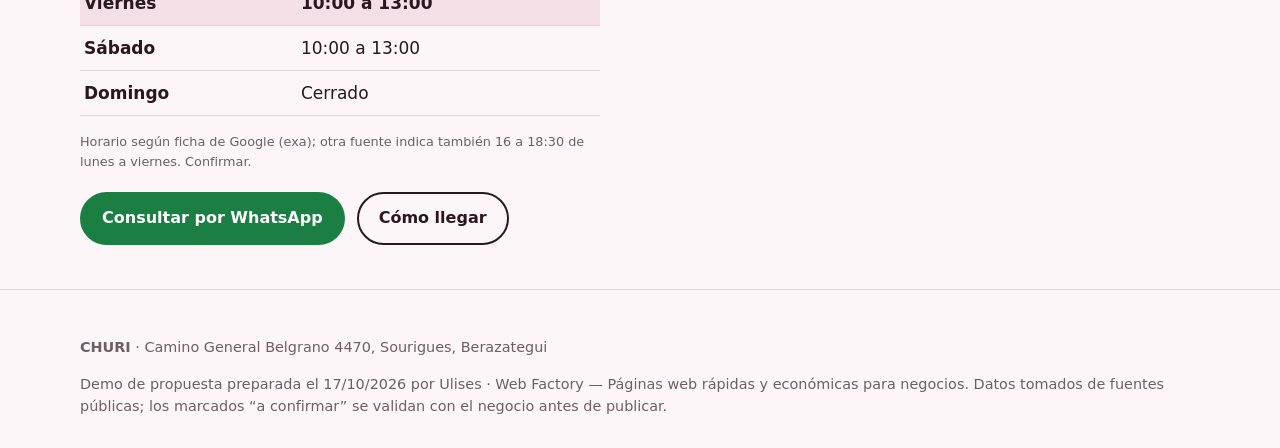
<file: churi/index.html>
<!doctype html>
<html lang="es-AR"><head><meta charset="utf-8"><meta name="viewport" content="width=device-width,initial-scale=1">
<title>CHURI · Ropa informal femenina · Mochilas · Carteras en Berazategui · Demo</title>
<meta name="description" content="Ropa informal femenina, mochilas y carteras en Camino General Belgrano 4470, Sourigues. Mirá lo nuevo y consultá talles por WhatsApp."><meta name="robots" content="noindex,nofollow"><meta name="theme-color" content="#c2577a">
<meta property="og:title" content="CHURI · Demo de propuesta"><meta property="og:description" content="Ropa linda para todos los días, a la vuelta."><meta property="og:type" content="website"><meta property="og:url" content="https://elulises15.github.io/demos-clientes/churi/"><meta property="og:image" content="https://elulises15.github.io/demos-clientes/churi/img/hero-960.webp"><link rel="canonical" href="https://elulises15.github.io/demos-clientes/churi/">
<link rel="icon" href="data:image/svg+xml,%3Csvg xmlns='http://www.w3.org/2000/svg' viewBox='0 0 64 64'%3E%3Crect width='64' height='64' rx='14' fill='%23c2577a'/%3E%3Ctext x='32' y='42' font-size='30' text-anchor='middle' fill='white' font-family='Arial' font-weight='700'%3EC%3C/text%3E%3C/svg%3E">
<link rel="preload" as="image" href="img/hero-560.webp" imagesrcset="img/hero-560.webp 560w, img/hero-960.webp 960w" imagesizes="(min-width:900px) 540px, 100vw">
<style>:root{--accent-text:color-mix(in srgb,var(--accent) 70%,#000);--accent:#b8863b;--accent2:#2b2118;--bg:#fbf7f1;--ink:#231a12;--muted:color-mix(in srgb,var(--ink) 68%,var(--bg));--card:color-mix(in srgb,var(--bg) 88%,#fff);--line:color-mix(in srgb,var(--ink) 14%,var(--bg));--radius:16px;--shadow:0 8px 28px rgb(0 0 0/.08);font-family:system-ui,-apple-system,"Segoe UI",Roboto,Ubuntu,sans-serif;color-scheme:light}
.dark{--accent-text:var(--accent);--card:color-mix(in srgb,var(--bg) 85%,#fff);--shadow:0 8px 28px rgb(0 0 0/.4);color-scheme:dark}
*{box-sizing:border-box}html{scroll-behavior:smooth;scroll-padding-top:4.5rem}@media (prefers-reduced-motion:reduce){html{scroll-behavior:auto}*{animation:none!important;transition:none!important}}
body{margin:0;background:var(--bg);color:var(--ink);line-height:1.55;font-size:1.0625rem;padding-bottom:5rem}
img{max-width:100%;height:auto;display:block}a{color:inherit}
.skip{position:absolute;left:-999px;top:0;background:#000;color:#fff;padding:.6rem 1rem;z-index:99}.skip:focus{left:.5rem;top:.5rem}
:focus-visible{outline:3px solid var(--accent);outline-offset:3px}
.demo-bar{background:#111;color:#fff;font-size:.875rem;text-align:center;padding:.5rem 1rem;position:sticky;top:0;z-index:50}
.demo-bar strong{color:#ffd166;letter-spacing:.04em;text-transform:uppercase}
.wrap{width:min(1120px,100% - 2.5rem);margin-inline:auto}
header.top{display:flex;align-items:center;justify-content:space-between;gap:1rem;padding:1rem 0}
.brand{font-weight:800;font-size:1.25rem;text-decoration:none;letter-spacing:-.01em}.brand small{display:block;font-weight:500;font-size:.8rem;color:var(--muted)}
nav.links{display:none;gap:1.25rem}nav.links a{text-decoration:none;font-weight:600;font-size:.95rem}nav.links a:hover{color:var(--accent)}
@media(min-width:820px){nav.links{display:flex}}
.btn{display:inline-flex;align-items:center;justify-content:center;gap:.5rem;min-height:48px;padding:.75rem 1.25rem;border-radius:999px;font-weight:700;text-decoration:none;border:2px solid transparent;cursor:pointer;font-size:1rem}
.btn-wa{background:#1b7f43;color:#fff}.btn-wa:hover{background:#156a37}
.btn-alt{border-color:currentColor;background:transparent}
.btn[aria-disabled=true]{opacity:.65;cursor:not-allowed}
.hero{display:grid;gap:1.5rem;padding:1rem 0 2rem}
@media(min-width:900px){.hero{grid-template-columns:1.05fr 1fr;align-items:center;padding:2.5rem 0 3rem}}
.eyebrow{text-transform:uppercase;letter-spacing:.12em;font-size:.78rem;font-weight:800;color:var(--accent-text);margin:0 0 .5rem}
.dark .eyebrow{color:var(--accent)}
h1{font-size:clamp(2.1rem,7vw,3.6rem);line-height:1.05;margin:0 0 1rem;letter-spacing:-.02em}
h2{font-size:clamp(1.6rem,5vw,2.3rem);line-height:1.15;margin:0 0 1rem;letter-spacing:-.01em}
h3{margin:0 0 .35rem;font-size:1.1rem}
.lead{font-size:1.125rem;color:var(--muted);margin:0 0 1.25rem;max-width:38ch}
.actions{display:flex;flex-wrap:wrap;gap:.75rem}
.hero figure{margin:0;position:relative}.hero img{border-radius:var(--radius);box-shadow:var(--shadow);aspect-ratio:16/9;object-fit:cover;width:100%}
.ai-note{font-size:.75rem;color:var(--muted);margin-top:.4rem}
.chips{display:flex;flex-wrap:wrap;gap:.5rem;margin:1.25rem 0 0;padding:0;list-style:none}
.chips li{background:var(--card);border:1px solid var(--line);border-radius:999px;padding:.4rem .8rem;font-size:.9rem}
.status-open{color:#1b7f43;font-weight:700}.status-closed{color:#b42318;font-weight:700}.dark .status-open{color:#5fd08a}.dark .status-closed{color:#ff8a80}
section.block{padding:2.75rem 0;border-top:1px solid var(--line)}
.grid{display:grid;gap:1rem;grid-template-columns:repeat(auto-fit,minmax(240px,1fr))}
.card{background:var(--card);border:1px solid var(--line);border-radius:var(--radius);padding:1.1rem 1.2rem;box-shadow:var(--shadow)}
.card p{margin:0;color:var(--muted)}
.src{font-size:.8rem;color:var(--muted);margin-top:1rem}
.tags{display:flex;flex-wrap:wrap;gap:.5rem;list-style:none;padding:0;margin:0}.tags li{background:var(--accent-text);color:#fff;border-radius:999px;padding:.45rem .9rem;font-weight:700;font-size:.92rem}
.dark .tags li{color:#111}
.price-list{list-style:none;margin:0;padding:0}.price-list li{display:flex;flex-wrap:wrap;justify-content:space-between;gap:.25rem 1rem;padding:.8rem 0;border-bottom:1px dashed var(--line)}.price-list li span:last-child{font-weight:700}
.menu{display:grid;gap:1rem;grid-template-columns:repeat(auto-fit,minmax(220px,1fr))}.menu ul{margin:.25rem 0 0;padding-left:1.1rem}
table.hours{width:100%;border-collapse:collapse;max-width:520px}table.hours th,table.hours td{text-align:left;padding:.55rem .25rem;border-bottom:1px solid var(--line)}table.hours tr.today{background:color-mix(in srgb,var(--accent) 14%,transparent);font-weight:700}
.gallery{display:grid;gap:.75rem;grid-template-columns:repeat(2,1fr)}@media(min-width:820px){.gallery{grid-template-columns:repeat(4,1fr)}}
.gallery figure{margin:0}.gallery img,.ph{border-radius:12px;aspect-ratio:1;object-fit:cover;width:100%}
.ph{display:grid;place-items:center;text-align:center;padding:1rem;border:2px dashed var(--line);color:var(--muted);font-size:.9rem;background:var(--card)}
blockquote{margin:0;font-size:1.05rem}blockquote footer{font-size:.8rem;color:var(--muted);margin-top:.5rem}
details{background:var(--card);border:1px solid var(--line);border-radius:12px;padding:.9rem 1.1rem;margin-bottom:.6rem}summary{font-weight:700;cursor:pointer;min-height:28px}details p{margin:.6rem 0 0;color:var(--muted)}
.contact{display:grid;gap:1.5rem}@media(min-width:900px){.contact{grid-template-columns:1fr 1.1fr}}
dl.info{margin:0 0 1.25rem}dl.info div{padding:.6rem 0;border-bottom:1px solid var(--line)}dl.info dt{font-size:.8rem;text-transform:uppercase;letter-spacing:.08em;color:var(--muted);font-weight:700}dl.info dd{margin:.15rem 0 0}
.unv{font-size:.75rem;background:#fff3cd;color:#664d03;border-radius:6px;padding:.05rem .4rem;margin-left:.3rem;white-space:nowrap}
.map{border:0;width:100%;height:340px;border-radius:var(--radius);background:var(--card)}
footer.site{border-top:1px solid var(--line);padding:2rem 0 1rem;font-size:.9rem;color:var(--muted)}
.sticky-cta{position:fixed;left:0;right:0;bottom:0;padding:.7rem 1rem calc(.7rem + env(safe-area-inset-bottom));background:color-mix(in srgb,var(--bg) 92%,transparent);backdrop-filter:blur(8px);border-top:1px solid var(--line);display:flex;gap:.6rem;z-index:40}
.sticky-cta .btn{flex:1}@media(min-width:900px){.sticky-cta{display:none}body{padding-bottom:0}}
.fixture{display:grid;gap:.6rem}.match{display:flex;justify-content:space-between;align-items:center;background:var(--card);border:1px solid var(--line);border-radius:12px;padding:.7rem 1rem}.match b{font-variant-numeric:tabular-nums}

.contact>div{min-width:0}dl.info dd a{overflow-wrap:anywhere}
:root{--accent:#c2577a;--accent2:#3a1f2b;--bg:#fdf6f8;--ink:#2a1720}</style>
<script type="application/ld+json">{"@context": "https://schema.org", "@type": "ClothingStore", "name": "CHURI", "address": {"@type": "PostalAddress", "streetAddress": "Camino General Belgrano 4470, Sourigues, Berazategui", "addressLocality": "Berazategui", "addressRegion": "Buenos Aires", "addressCountry": "AR"}, "geo": {"@type": "GeoCoordinates", "latitude": -34.803696, "longitude": -58.219971}, "telephone": "+54 11 5347-6930", "openingHoursSpecification": [{"@type": "OpeningHoursSpecification", "dayOfWeek": "https://schema.org/Monday", "opens": "10:00", "closes": "13:00"}, {"@type": "OpeningHoursSpecification", "dayOfWeek": "https://schema.org/Tuesday", "opens": "10:00", "closes": "13:00"}, {"@type": "OpeningHoursSpecification", "dayOfWeek": "https://schema.org/Wednesday", "opens": "10:00", "closes": "13:00"}, {"@type": "OpeningHoursSpecification", "dayOfWeek": "https://schema.org/Thursday", "opens": "10:00", "closes": "13:00"}, {"@type": "OpeningHoursSpecification", "dayOfWeek": "https://schema.org/Friday", "opens": "10:00", "closes": "13:00"}, {"@type": "OpeningHoursSpecification", "dayOfWeek": "https://schema.org/Saturday", "opens": "10:00", "closes": "13:00"}]}</script></head>
<body><a class="skip" href="#contenido">Saltar al contenido</a>
<div class="demo-bar" role="note"><strong>Demo de propuesta</strong> · Sitio de muestra hecho por Ulises para CHURI. No es la web oficial del negocio.</div>
<div class="wrap"><header class="top"><a class="brand" href="#contenido">CHURI<small>Ropa informal femenina · Mochilas · Carteras</small></a>
<nav class="links" aria-label="Secciones"><a href="#servicios">Servicios</a><a href="#galeria">Fotos</a><a href="#preguntas">Preguntas</a><a href="#contacto">Contacto</a></nav></header></div>
<main id="contenido">
<section class="wrap hero" aria-labelledby="t"><div><p class="eyebrow">Ropa informal femenina · Mochilas · Carteras · Berazategui</p><h1 id="t">Ropa linda para todos los días, a la vuelta.</h1><p class="lead">Ropa informal femenina, mochilas y carteras en Camino General Belgrano 4470, Sourigues. Mirá lo nuevo y consultá talles por WhatsApp.</p>
<div class="actions"><a class="btn btn-wa" href="https://wa.me/5491153476930?text=%C2%A1Hola%21%20Vi%20la%20p%C3%A1gina%20de%20CHURI%20y%20quer%C3%ADa%20consultar%20por%20talles%20y%20novedades." target="_blank" rel="noopener">Consultar por WhatsApp</a><a class="btn btn-alt" href="tel:+5491153476930">Llamar</a></div>
<ul class="chips" data-hours='[[&quot;10:00&quot;, &quot;13:00&quot;], [&quot;10:00&quot;, &quot;13:00&quot;], [&quot;10:00&quot;, &quot;13:00&quot;], [&quot;10:00&quot;, &quot;13:00&quot;], [&quot;10:00&quot;, &quot;13:00&quot;], [&quot;10:00&quot;, &quot;13:00&quot;], null]'><li><span data-status>Horario</span></li><li>5,0 ★ en Google (4 reseñas)</li><li>📍 Sourigues</li></ul></div>
<figure><img src="img/hero-960.webp" srcset="img/hero-560.webp 560w, img/hero-960.webp 960w" sizes="(min-width:900px) 540px, 100vw" width="960" height="540" alt="Boutique con ropa en percheros de madera y estantes con mochilas y carteras (imagen ilustrativa generada con IA)." fetchpriority="high"><figcaption class="ai-note">Imagen ilustrativa generada con IA. Se reemplaza por fotos reales del negocio.</figcaption></figure></section>
<section class="block" id="servicios"><div class="wrap"><p class="eyebrow">Servicios</p><h2>Qué vas a encontrar</h2><div class="grid"><div class="card"><h3>Ropa informal femenina</h3><p>Prendas para el día a día.</p></div><div class="card"><h3>Mochilas</h3><p>Para el cole, la facu o el trabajo.</p></div><div class="card"><h3>Carteras</h3><p>Diseños para combinar.</p></div><div class="card"><h3>Librería y regalos</h3><p>Según reseñas anteriores; confirmar si sigue.</p></div></div><p class="src">Fuente: Ficha de Google (nombre de la ficha) y reseñas públicas.</p></div></section>
<section class="block" id="catalogo"><div class="wrap"><p class="eyebrow">Catálogo</p><h2>Novedades por categoría</h2><div class="grid"><div class="card"><h3>Remeras y blusas</h3><p>Fotos y talles disponibles por WhatsApp.</p></div><div class="card"><h3>Buzos y camperas</h3><p>Fotos y talles disponibles por WhatsApp.</p></div><div class="card"><h3>Jeans y pantalones</h3><p>Fotos y talles disponibles por WhatsApp.</p></div><div class="card"><h3>Mochilas</h3><p>Fotos y talles disponibles por WhatsApp.</p></div><div class="card"><h3>Carteras y bandoleras</h3><p>Fotos y talles disponibles por WhatsApp.</p></div><div class="card"><h3>Accesorios</h3><p>Fotos y talles disponibles por WhatsApp.</p></div></div><p class="src">Categorías de ejemplo; el local carga sus productos y fotos reales.</p></div></section>
<section class="block" id="galeria"><div class="wrap"><p class="eyebrow">Galería</p><h2>Fotos</h2><div class="gallery">
<figure><img src="img/hero-480sq.webp" width="480" height="480" loading="lazy" alt="Boutique con ropa en percheros de madera y estantes con mochilas y carteras (imagen ilustrativa generada con IA)."></figure>
<figure><img src="img/g2-480sq.webp" width="480" height="480" loading="lazy" alt="Útiles, mochila, cartera y regalos en tonos pastel (imagen ilustrativa generada con IA)."></figure>
<div class="ph" role="img" aria-label="Espacio para foto real del negocio">📷<br>Acá va una foto real del negocio</div>
<div class="ph" role="img" aria-label="Espacio para foto real del negocio">📷<br>Acá va otra foto real (con permiso)</div>
</div><p class="src">Las dos primeras son ilustrativas (IA). En la versión final van fotos reales que aporte el negocio.</p></div></section>
<section class="block" id="opiniones"><div class="wrap"><p class="eyebrow">Opiniones</p><h2>Lo que dicen los clientes</h2><div class="grid"><div class="card"><blockquote><p>“Muy linda la ropa, las chicas unas copadas.”</p><footer>Reseña pública en Google</footer></blockquote></div><div class="card"><blockquote><p>“Excelente atención. Ropa hermosa y de muy linda calidad.”</p><footer>Reseña pública en Google</footer></blockquote></div></div><p class="src">Fragmentos de reseñas públicas de Google, sin nombres. Antes de publicar, el negocio elige cuáles mostrar.</p></div></section>
<section class="block" id="preguntas"><div class="wrap"><p class="eyebrow">Preguntas frecuentes</p><h2>Antes de escribir</h2><details><summary>¿Hacen envíos?</summary><p>A confirmar con el local.</p></details><details><summary>¿Puedo reservar una prenda?</summary><p>Escribí por WhatsApp con la foto de la prenda y tu talle.</p></details><details><summary>¿Qué medios de pago aceptan?</summary><p>A confirmar con el local.</p></details></div></section>
<section class="block" id="contacto"><div class="wrap contact"><div><p class="eyebrow">Contacto</p><h2>Dónde y cuándo</h2><dl class="info"><div><dt>Dirección</dt><dd>Camino General Belgrano 4470, Sourigues, Berazategui</dd></div><div><dt>Teléfono</dt><dd><a href="tel:+5491153476930">+54 11 5347-6930</a> · WhatsApp<span class="unv">a confirmar</span></dd></div></dl><table class="hours"><caption class="eyebrow" style="text-align:left">Horarios</caption><tr data-d="0"><th scope="row">Lunes</th><td>10:00 a 13:00</td></tr><tr data-d="1"><th scope="row">Martes</th><td>10:00 a 13:00</td></tr><tr data-d="2"><th scope="row">Miércoles</th><td>10:00 a 13:00</td></tr><tr data-d="3"><th scope="row">Jueves</th><td>10:00 a 13:00</td></tr><tr data-d="4"><th scope="row">Viernes</th><td>10:00 a 13:00</td></tr><tr data-d="5"><th scope="row">Sábado</th><td>10:00 a 13:00</td></tr><tr data-d="6"><th scope="row">Domingo</th><td>Cerrado</td></tr></table><p class="src">Horario según ficha de Google (exa); otra fuente indica también 16 a 18:30 de lunes a viernes. Confirmar.</p>
<div class="actions" style="margin-top:1.25rem"><a class="btn btn-wa" href="https://wa.me/5491153476930?text=%C2%A1Hola%21%20Vi%20la%20p%C3%A1gina%20de%20CHURI%20y%20quer%C3%ADa%20consultar%20por%20talles%20y%20novedades." target="_blank" rel="noopener">Consultar por WhatsApp</a><a class="btn btn-alt" href="https://www.google.com/maps/dir/?api=1&amp;destination=-34.803696,-58.219971" target="_blank" rel="noopener">Cómo llegar</a></div></div>
<div><iframe class="map" title="Mapa de Google con la ubicación de CHURI" src="https://maps.google.com/maps?q=-34.803696,-58.219971&amp;z=16&amp;hl=es&amp;output=embed" loading="lazy" referrerpolicy="no-referrer-when-downgrade"></iframe></div></div></section>
</main>
<footer class="site"><div class="wrap"><p><strong>CHURI</strong> · Camino General Belgrano 4470, Sourigues, Berazategui</p><p>Demo de propuesta preparada el 17/10/2026 por Ulises · Web Factory — Páginas web rápidas y económicas para negocios. Datos tomados de fuentes públicas; los marcados “a confirmar” se validan con el negocio antes de publicar.</p></div></footer>
<div class="sticky-cta"><a class="btn btn-wa" href="https://wa.me/5491153476930?text=%C2%A1Hola%21%20Vi%20la%20p%C3%A1gina%20de%20CHURI%20y%20quer%C3%ADa%20consultar%20por%20talles%20y%20novedades." target="_blank" rel="noopener">Consultar por WhatsApp</a></div>
<script>// Estado "abierto ahora" en hora de Argentina (UTC-3, sin horario de verano). Se recalcula cada minuto.
(function(){
  var el=document.querySelector('[data-hours]'); if(!el) return;
  var h; try{h=JSON.parse(el.getAttribute('data-hours'))}catch(e){return}
  function mins(s){var p=s.split(':');return +p[0]*60+ +p[1]}
  function update(){
    var now=new Date(Date.now()-3*3600*1000);
    var d=(now.getUTCDay()+6)%7, m=now.getUTCHours()*60+now.getUTCMinutes(), open=false, t=h[d];
    document.querySelectorAll('table.hours tr.today').forEach(function(r){r.classList.remove('today')});
    var row=document.querySelector('table.hours tr[data-d="'+d+'"]'); if(row) row.classList.add('today');
    if(t){for(var i=0;i<t.length;i+=2){if(m>=mins(t[i])&&m<mins(t[i+1])) open=true}}
    var s=document.querySelector('[data-status]'); if(!s) return;
    s.textContent=open?'Abierto ahora':'Cerrado ahora'; s.className=open?'status-open':'status-closed';
  }
  update(); setInterval(update,60000);
  document.addEventListener('visibilitychange',function(){if(!document.hidden) update()});
})();
</script></body></html>
</file>
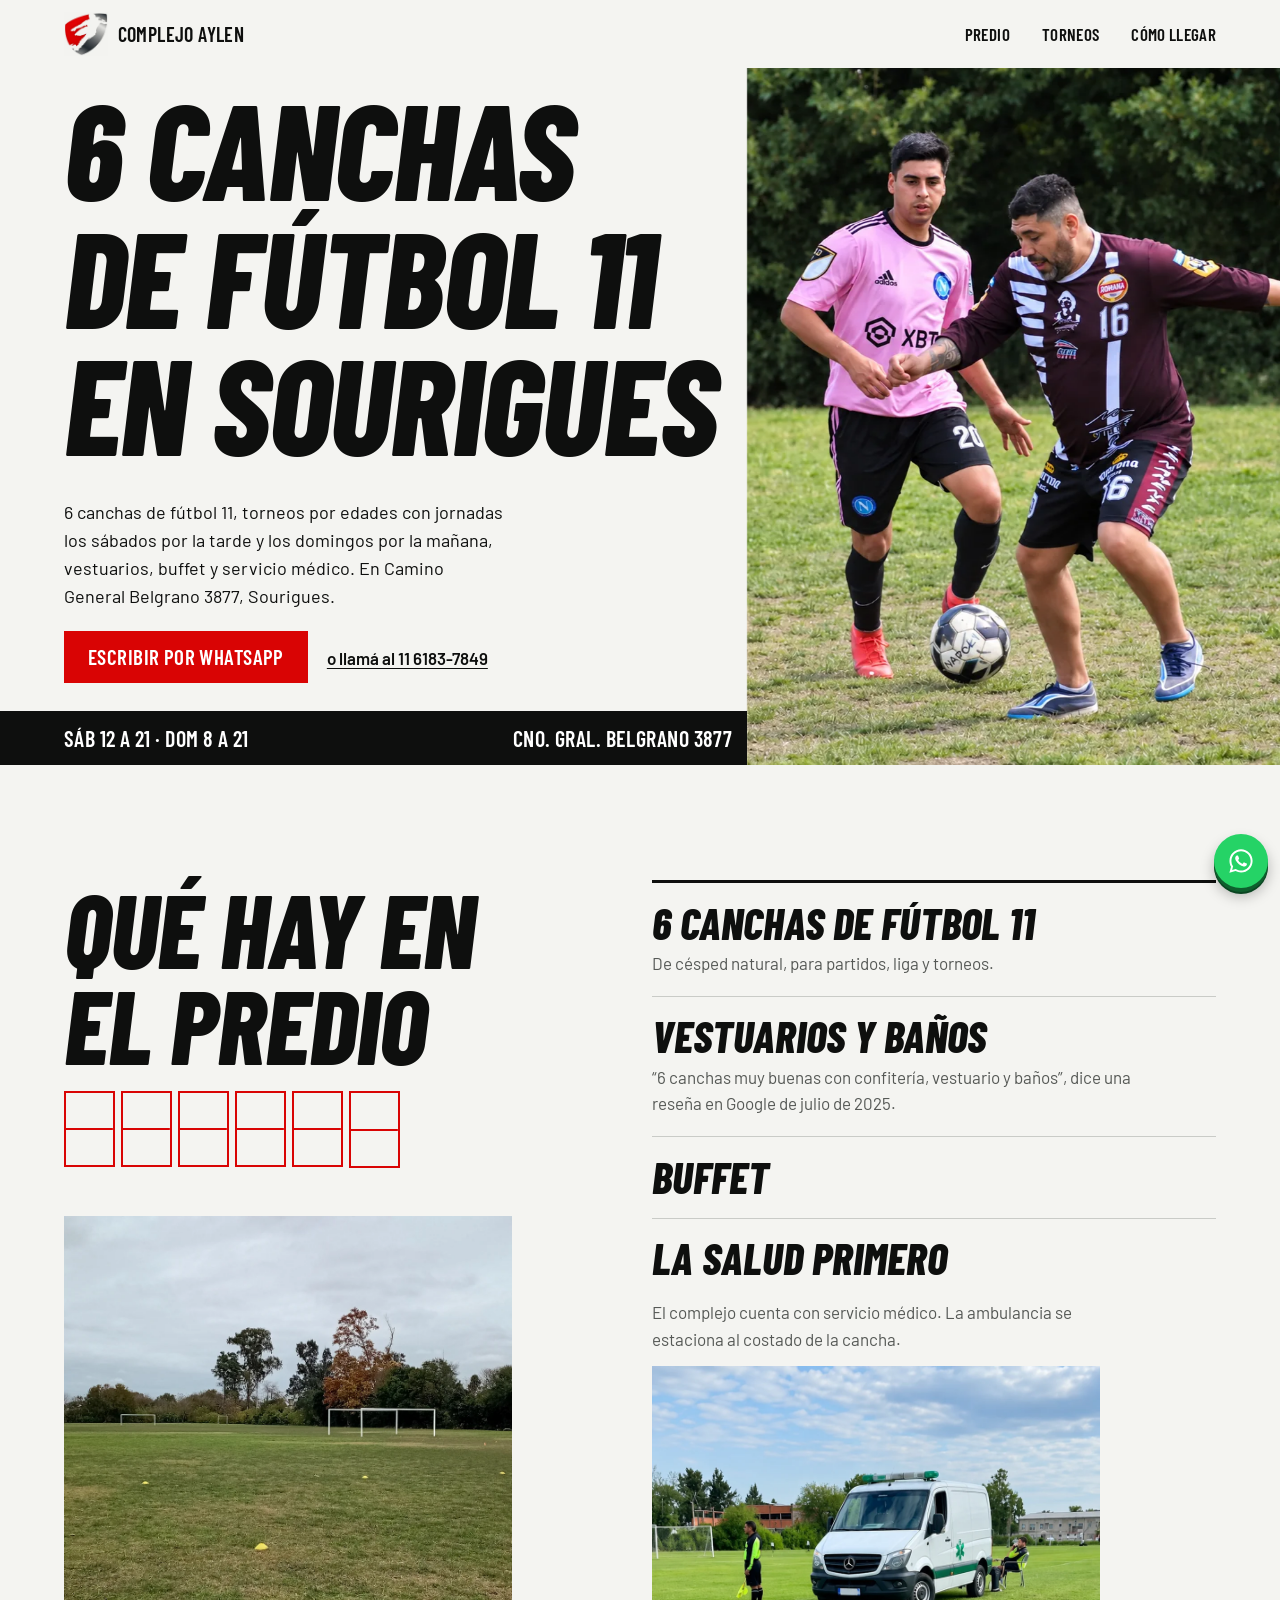
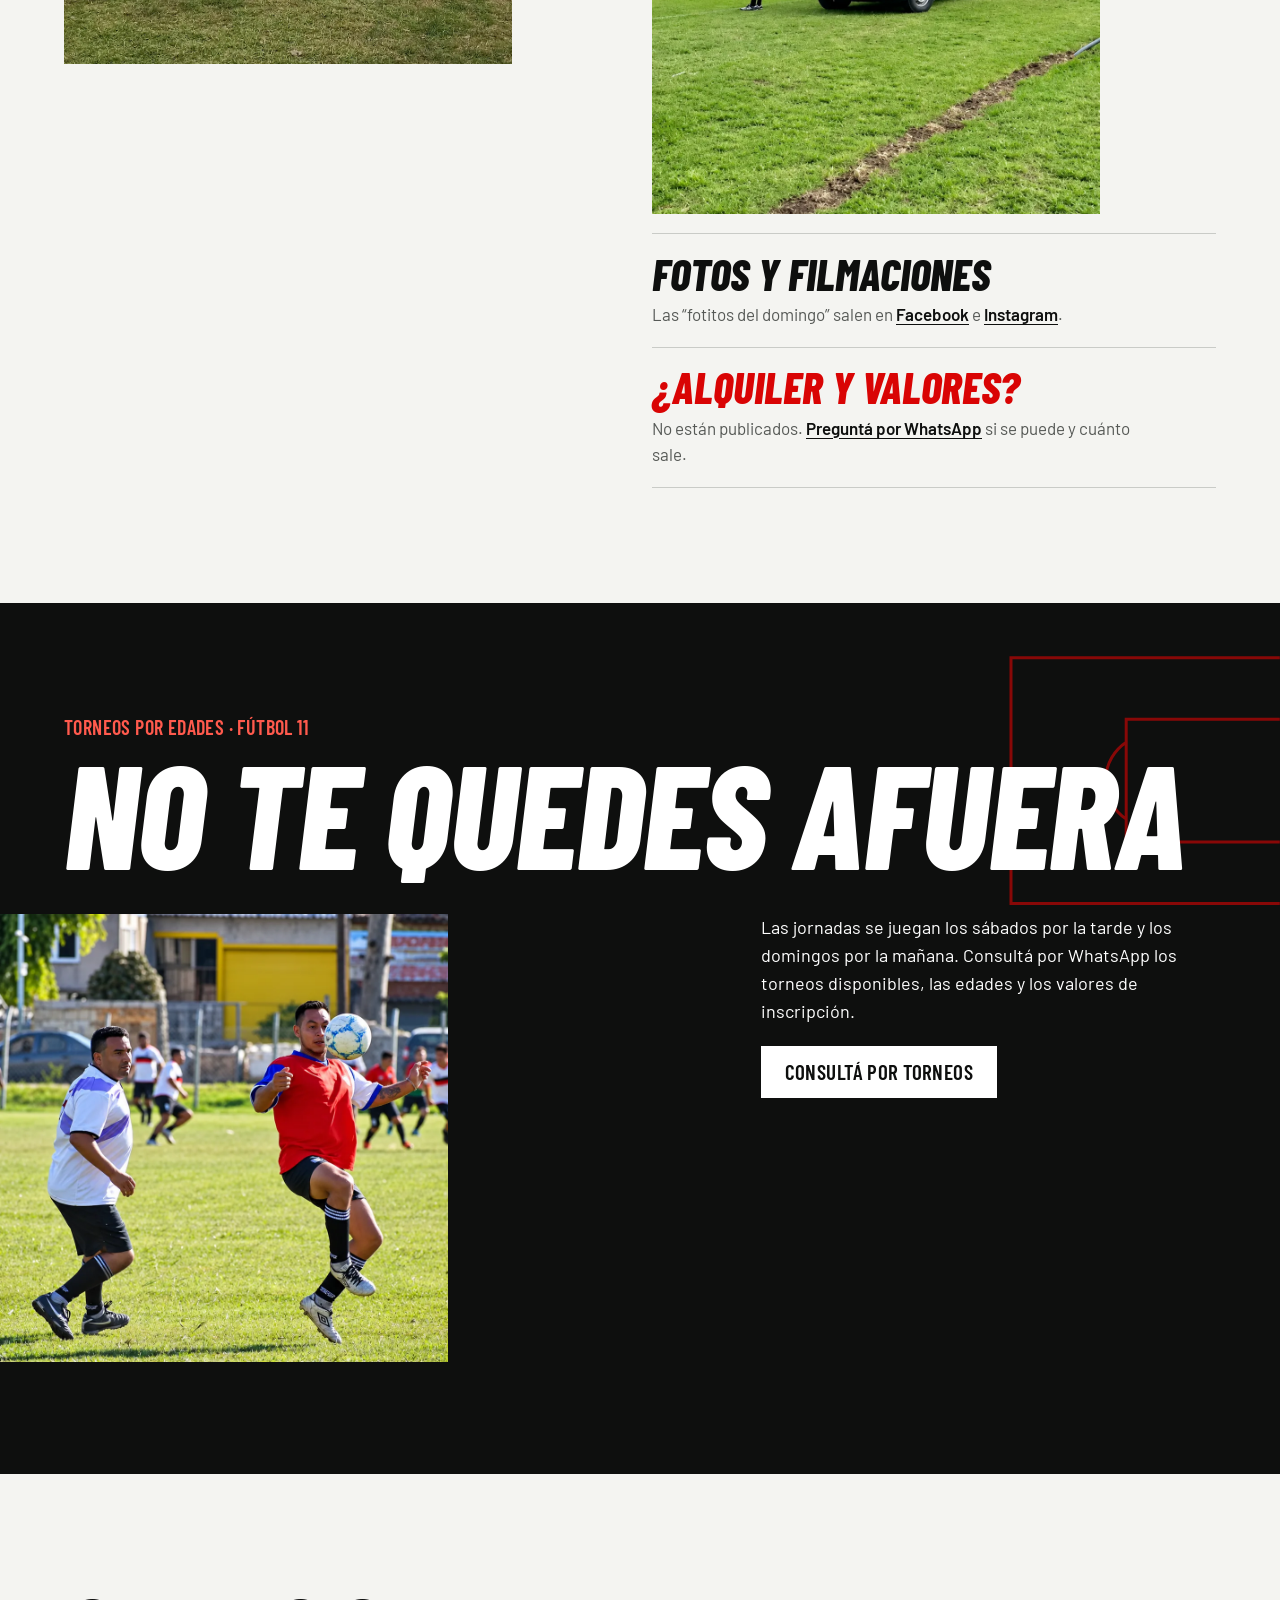
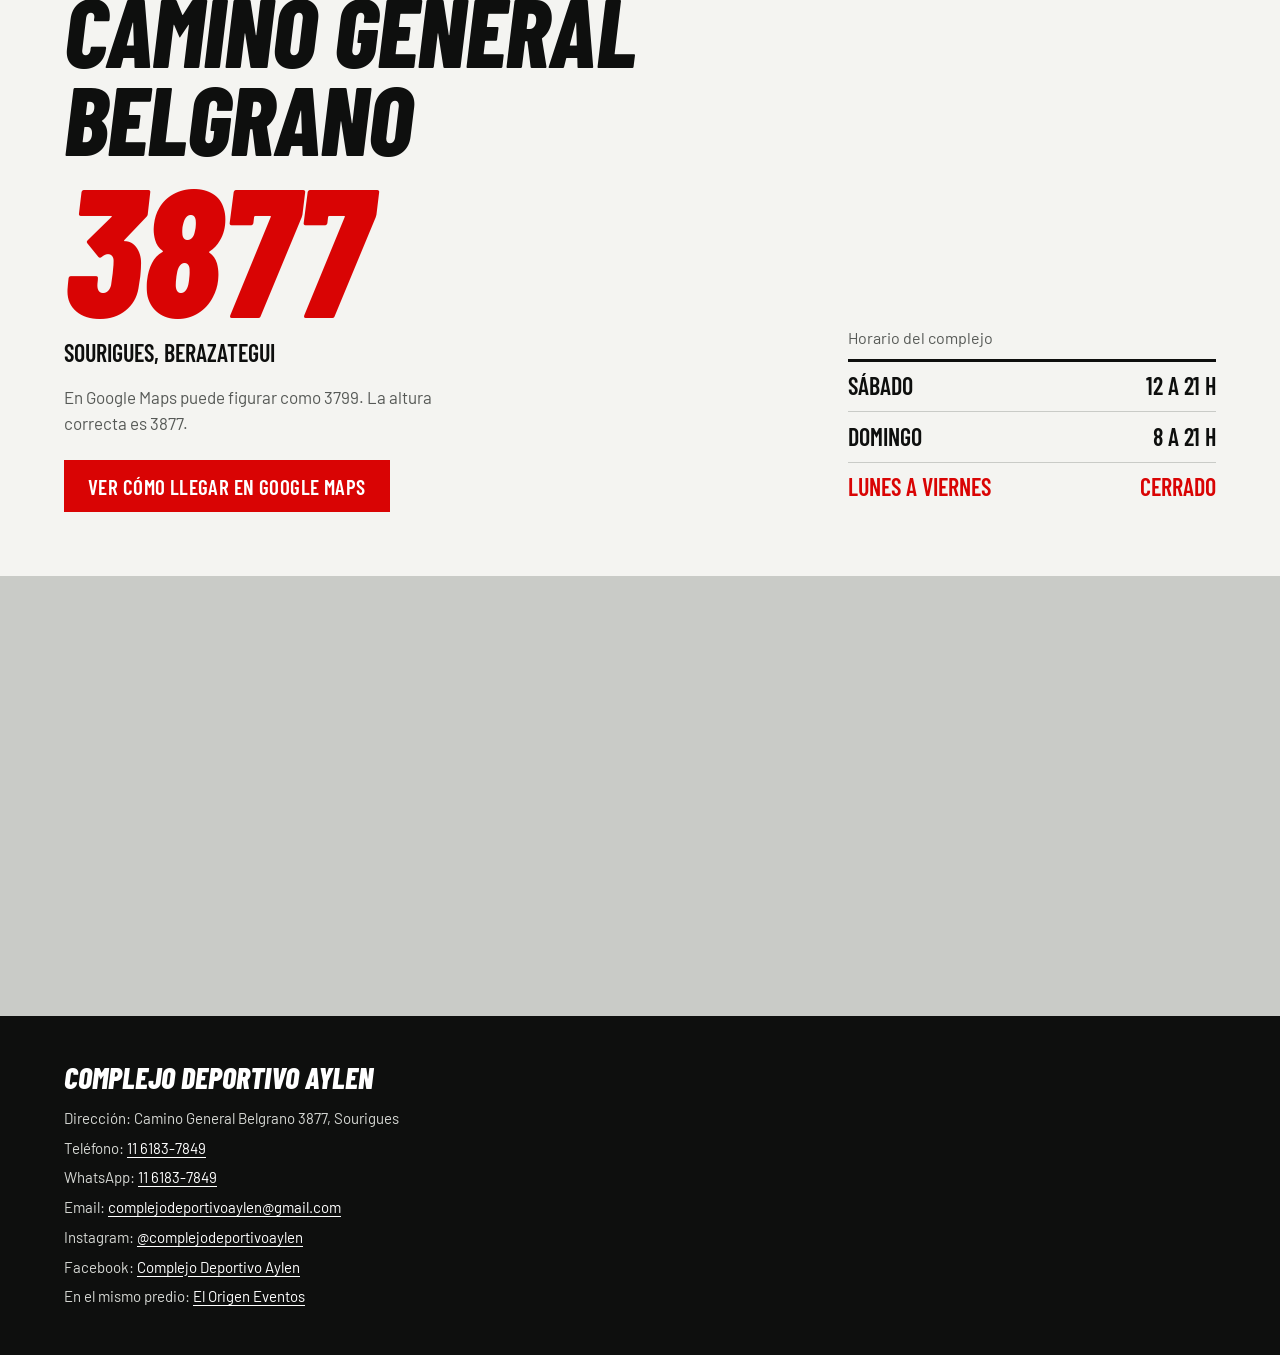
<file: complejo-aylen-kit-demo/index.html>
<!doctype html>
<html lang="es-AR">
<head>
<meta charset="utf-8">
<meta name="viewport" content="width=device-width,initial-scale=1">
<title>Complejo Deportivo Aylen · 6 canchas de fútbol 11 en Sourigues</title>
<meta name="description" content="Complejo Deportivo Aylen: 6 canchas de fútbol 11, torneos por edades, vestuarios, buffet y servicio médico. Camino General Belgrano 3877, Sourigues. Sáb 12–21 · Dom 8–21. WhatsApp 11 6183-7849.">
<meta name="robots" content="noindex,nofollow">
<meta name="theme-color" content="#f4f4f1">
<meta property="og:title" content="Complejo Deportivo Aylen · 6 canchas de fútbol 11">
<meta property="og:description" content="6 canchas de fútbol 11 y torneos por edades en Sourigues.">
<meta property="og:type" content="website">
<meta property="og:locale" content="es_AR">
<meta property="og:url" content="https://elulises15.github.io/demos-clientes/complejo-aylen-kit-demo/">
<meta property="og:image" content="https://elulises15.github.io/demos-clientes/complejo-aylen-kit-demo/img/og-aylen.jpg">
<meta property="og:image:width" content="1200">
<meta property="og:image:height" content="630">
<link rel="icon" href="img/escudo-aylen-180.png" type="image/png">
<link rel="apple-touch-icon" href="img/escudo-aylen-180.png">
<link rel="preload" href="fonts/barlow-condensed-800i.woff2" as="font" type="font/woff2" crossorigin>
<link rel="preload" as="image" href="img/foto-hero.webp?v=20261106">
<link rel="stylesheet" href="styles.css">
<script>document.documentElement.classList.add('js')</script>
<script type="application/ld+json">{"@context":"https://schema.org","@type":"SportsActivityLocation","name":"Complejo Deportivo Aylen","alternateName":"Complejo Liga de Fútbol Aylen","description":"6 canchas de fútbol 11, torneos por edades, vestuarios, buffet y servicio médico.","address":{"@type":"PostalAddress","streetAddress":"Camino General Belgrano 3877","addressLocality":"Sourigues, Berazategui","addressRegion":"Buenos Aires","addressCountry":"AR"},"telephone":"+54 11 6183-7849","email":"complejodeportivoaylen@gmail.com","sameAs":["https://www.facebook.com/complejodeportivoaylen/","https://www.instagram.com/complejodeportivoaylen/"],"openingHoursSpecification":[{"@type":"OpeningHoursSpecification","dayOfWeek":"https://schema.org/Saturday","opens":"12:00","closes":"21:00"},{"@type":"OpeningHoursSpecification","dayOfWeek":"https://schema.org/Sunday","opens":"08:00","closes":"21:00"}]}</script>
</head>
<body>
<a class="skip" href="#contenido">Saltar al contenido</a>
<header class="top">
  <a class="marca" href="#contenido"><img src="img/escudo-aylen.webp" width="44" height="44" alt=""><span>Complejo Aylen</span></a>
  <nav aria-label="Secciones">
    <a href="#predio">Predio</a>
    <a href="#torneo">Torneos</a>
    <a href="#llegar">Cómo llegar</a>
  </nav>
</header>

<main id="contenido">
<section class="hero" aria-labelledby="titulo">
  <h1 id="titulo">
    <span class="linea"><span>6 canchas</span></span>
    <span class="linea"><span>de fútbol 11</span></span>
    <span class="linea"><span>en Sourigues</span></span>
  </h1>
  <div class="hero-texto">
    <p>6 canchas de fútbol 11, torneos por edades con jornadas los sábados por la tarde y los domingos por la mañana, vestuarios, buffet y servicio médico. En Camino General Belgrano 3877, Sourigues.</p>
    <a class="cta" href="https://wa.me/5491161837849?text=%C2%A1Hola%21%20Quer%C3%ADa%20consultar%20por%20las%20canchas%20del%20Complejo%20Aylen." target="_blank" rel="noopener noreferrer">Escribir por WhatsApp<span class="sr"> (abre en otra pestaña)</span></a>
    <a class="tel" href="tel:+541161837849">o llamá al 11 6183-7849</a>
  </div>
  <figure class="hero-foto">
    <img src="img/foto-hero.webp?v=20261106" width="1000" height="1000" fetchpriority="high" alt="Dos jugadores disputan la pelota en una cancha de césped del Complejo Aylen durante un torneo.">
  </figure>
  <p class="hero-dato"><span data-estado>Sáb 12 a 21 · Dom 8 a 21</span><span>Cno. Gral. Belgrano 3877</span></p>
</section>

<section class="predio" id="predio" aria-labelledby="t-predio">
  <div class="predio-cabeza">
    <h2 id="t-predio">Qué hay en el predio</h2>
    <div class="seis" aria-hidden="true" data-entrada><i></i><i></i><i></i><i></i><i></i><i></i></div>
    <figure class="predio-foto">
      <img src="img/foto-predio.webp?v=20261106" width="1000" height="1000" loading="lazy" alt="Vista panorámica de las canchas de césped del Complejo Aylen desde el predio.">
    </figure>
  </div>
  <ul class="lista">
    <li><h3>6 canchas de fútbol 11</h3><p>De césped natural, para partidos, liga y torneos.</p></li>
    <li><h3>Vestuarios y baños</h3><p>“6 canchas muy buenas con confitería, vestuario y baños”, dice una reseña en Google de julio de 2025.</p></li>
    <li><h3>Buffet</h3></li>
    <li class="salud"><h3>La salud primero</h3><p>El complejo cuenta con servicio médico. La ambulancia se estaciona al costado de la cancha.</p>
      <figure class="foto-34"><img src="img/foto-ambulancia.webp?v=20261106" width="1000" height="1000" loading="lazy" alt="Ambulancia estacionada al costado de una cancha del complejo."></figure></li>
    <li><h3>Fotos y filmaciones</h3><p>Las “fotitos del domingo” salen en <a href="https://www.facebook.com/complejodeportivoaylen/" target="_blank" rel="noopener noreferrer">Facebook</a> e <a href="https://www.instagram.com/complejodeportivoaylen/" target="_blank" rel="noopener noreferrer">Instagram</a>.</p></li>
    <li class="sin-dato"><h3>¿Alquiler y valores?</h3><p>No están publicados. <a href="https://wa.me/5491161837849?text=%C2%A1Hola%21%20Quer%C3%ADa%20consultar%20si%20se%20puede%20alquilar%20una%20cancha%20y%20cu%C3%A1nto%20sale." target="_blank" rel="noopener noreferrer">Preguntá por WhatsApp<span class="sr"> (abre en otra pestaña)</span></a> si se puede y cuánto sale.</p></li>
  </ul>
</section>

<section class="torneo" id="torneo" aria-labelledby="t-torneo">
  <svg class="torneo-cal" viewBox="0 0 600 400" preserveAspectRatio="xMaxYMin slice" aria-hidden="true" focusable="false"><path d="M600 40H250v320h350M600 120H400v160h200M400 150a60 60 0 0 0 0 100" fill="none" stroke="currentColor" stroke-width="3" vector-effect="non-scaling-stroke"/></svg>
  <p class="torneo-rotulo">Torneos por edades · Fútbol 11</p>
  <h2 id="t-torneo">No te quedes afuera</h2>
  <figure class="torneo-foto">
    <img src="img/foto-torneo.webp?v=20261106" width="1000" height="1000" loading="lazy" alt="Jugador del torneo de fútbol en una cancha del Complejo Aylen.">
  </figure>
  <div class="torneo-info">
    <p>Las jornadas se juegan los sábados por la tarde y los domingos por la mañana. Consultá por WhatsApp los torneos disponibles, las edades y los valores de inscripción.</p>
    <a class="cta cta-claro" href="https://wa.me/5491161837849?text=%C2%A1Hola%21%20Quiero%20inscribir%20a%20mi%20equipo%20en%20el%20torneo%20del%20Complejo%20Aylen.%20Equipo%3A%20" target="_blank" rel="noopener noreferrer">Consultá por torneos<span class="sr"> (abre WhatsApp en otra pestaña)</span></a>
  </div>
</section>

<section class="llegar" id="llegar" aria-labelledby="t-llegar">
  <div class="llegar-texto">
    <h2 id="t-llegar">Camino General Belgrano <span class="altura">3877</span></h2>
    <p class="barrio">Sourigues, Berazategui</p>
    <p class="ojo">En Google Maps puede figurar como 3799. La altura correcta es 3877.</p>
    <a class="cta" href="https://www.google.com/maps/dir/?api=1&amp;destination=Camino+General+Belgrano+3877,+Sourigues,+Berazategui,+Buenos+Aires" target="_blank" rel="noopener noreferrer">Ver cómo llegar en Google Maps<span class="sr"> (abre en otra pestaña)</span></a>
  </div>
  <table class="horas">
    <caption>Horario del complejo</caption>
    <tbody>
      <tr data-dia="6"><th scope="row">Sábado</th><td>12 a 21 h</td></tr>
      <tr data-dia="0"><th scope="row">Domingo</th><td>8 a 21 h</td></tr>
      <tr data-dia="1-5"><th scope="row">Lunes a viernes</th><td>Cerrado</td></tr>
    </tbody>
  </table>
  <iframe class="mapa" title="Mapa: Camino General Belgrano 3877, Sourigues" src="https://maps.google.com/maps?q=Camino+General+Belgrano+3877,+Sourigues,+Berazategui,+Buenos+Aires&amp;z=15&amp;hl=es&amp;output=embed" loading="lazy" referrerpolicy="no-referrer-when-downgrade"></iframe>
</section>
</main>

<footer class="pie">
  <div class="pie-datos">
    <p class="pie-nombre">Complejo Deportivo Aylen</p>
    <p>Dirección: Camino General Belgrano 3877, Sourigues</p>
    <p>Teléfono: <a href="tel:+541161837849">11 6183-7849</a></p>
    <p>WhatsApp: <a href="https://wa.me/5491161837849" target="_blank" rel="noopener noreferrer">11 6183-7849<span class="sr"> (abre en otra pestaña)</span></a></p>
    <p>Email: <a href="mailto:complejodeportivoaylen@gmail.com">complejodeportivoaylen@gmail.com</a></p>
    <p>Instagram: <a href="https://www.instagram.com/complejodeportivoaylen/" target="_blank" rel="noopener noreferrer">@complejodeportivoaylen</a></p>
    <p>Facebook: <a href="https://www.facebook.com/complejodeportivoaylen/" target="_blank" rel="noopener noreferrer">Complejo Deportivo Aylen</a></p>
    <p>En el mismo predio: <a href="https://elorigeneventos.com.ar/">El Origen Eventos</a></p>
  </div>
</footer>

<a class="fab" href="https://wa.me/5491161837849?text=%C2%A1Hola%21%20Quer%C3%ADa%20consultar%20por%20las%20canchas%20del%20Complejo%20Aylen." target="_blank" rel="noopener noreferrer" aria-label="Escribinos por WhatsApp"><svg aria-hidden="true" viewBox="0 0 24 24" width="28" height="28"><path fill="currentColor" d="M12.04 2C6.58 2 2.13 6.45 2.13 11.91c0 1.75.46 3.45 1.32 4.95L2.05 22l5.25-1.38a9.9 9.9 0 0 0 4.74 1.21c5.46 0 9.91-4.45 9.91-9.91S17.5 2 12.04 2Zm0 18.15c-1.48 0-2.93-.4-4.2-1.15l-.3-.18-3.12.82.83-3.04-.2-.31a8.2 8.2 0 0 1-1.26-4.38c0-4.54 3.7-8.24 8.25-8.24 4.54 0 8.24 3.7 8.24 8.24 0 4.55-3.7 8.24-8.24 8.24Zm4.52-6.16c-.25-.12-1.47-.72-1.69-.81-.23-.08-.39-.12-.56.13-.17.24-.64.8-.78.97-.14.16-.29.18-.54.06-.25-.12-1.05-.39-1.99-1.23-.74-.66-1.23-1.47-1.38-1.72-.14-.25-.02-.38.11-.5.11-.11.25-.29.37-.43.13-.15.17-.25.25-.42.08-.17.04-.31-.02-.43-.06-.13-.56-1.34-.76-1.84-.2-.48-.41-.42-.56-.43h-.48c-.17 0-.43.06-.66.31-.22.25-.86.85-.86 2.07 0 1.22.89 2.4 1.01 2.56.12.17 1.75 2.67 4.23 3.74.59.26 1.05.41 1.41.52.59.19 1.13.16 1.56.1.48-.07 1.47-.6 1.67-1.18.21-.58.21-1.07.15-1.18-.06-.1-.23-.16-.48-.28Z"/></svg></a>

<script src="main.js" defer></script>
</body>
</html>
</file>
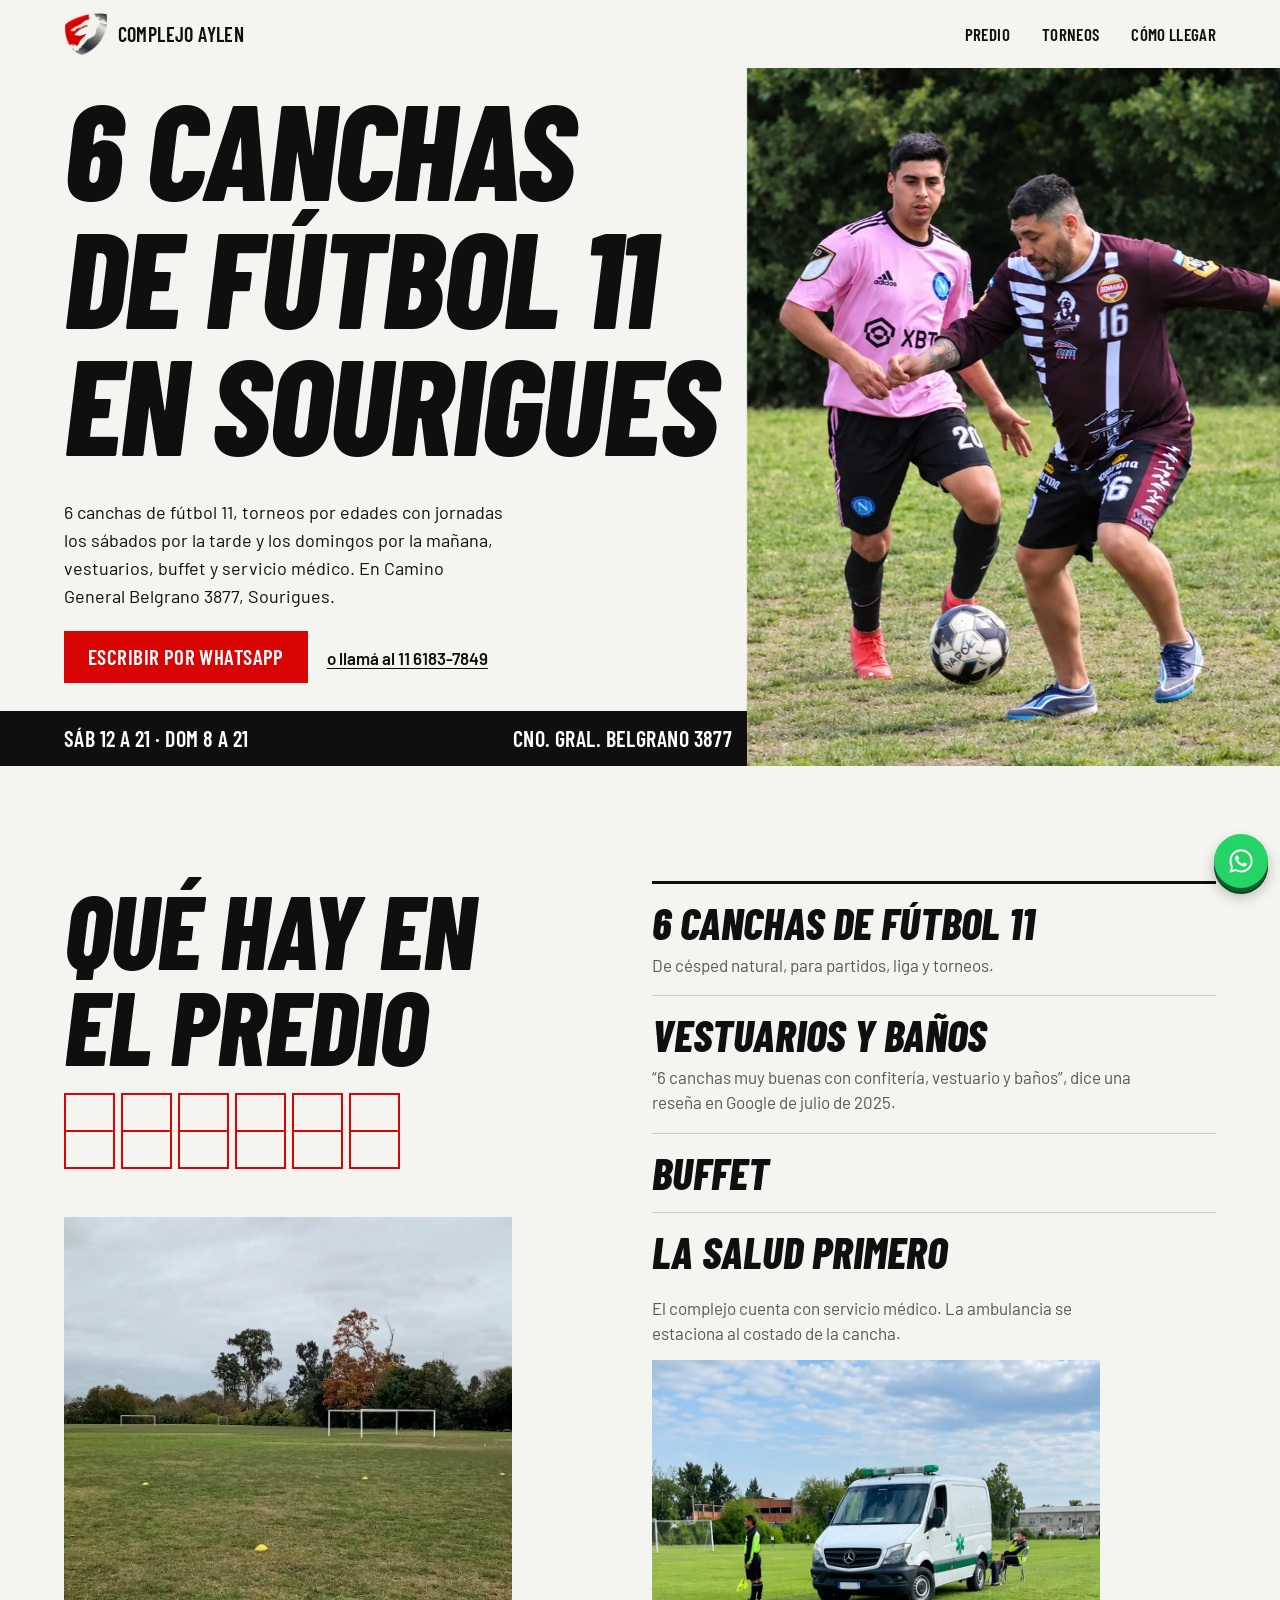
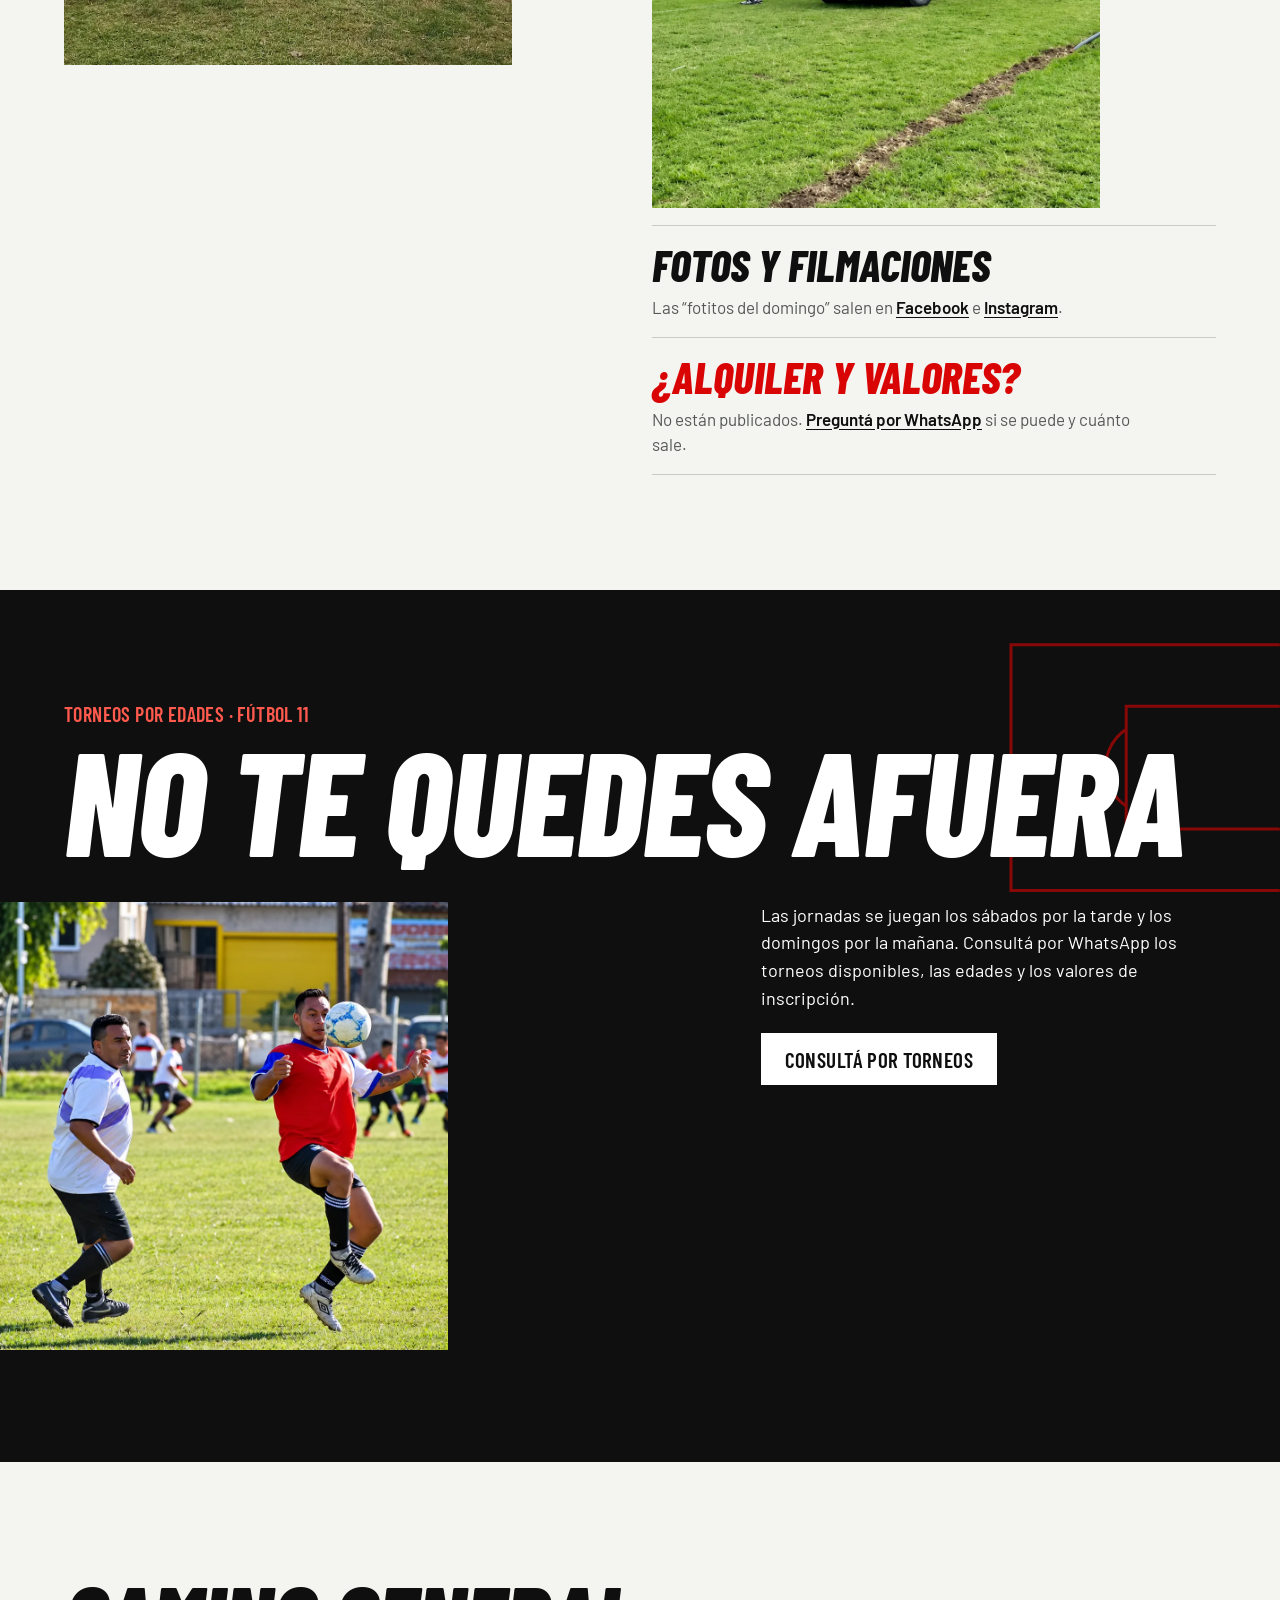
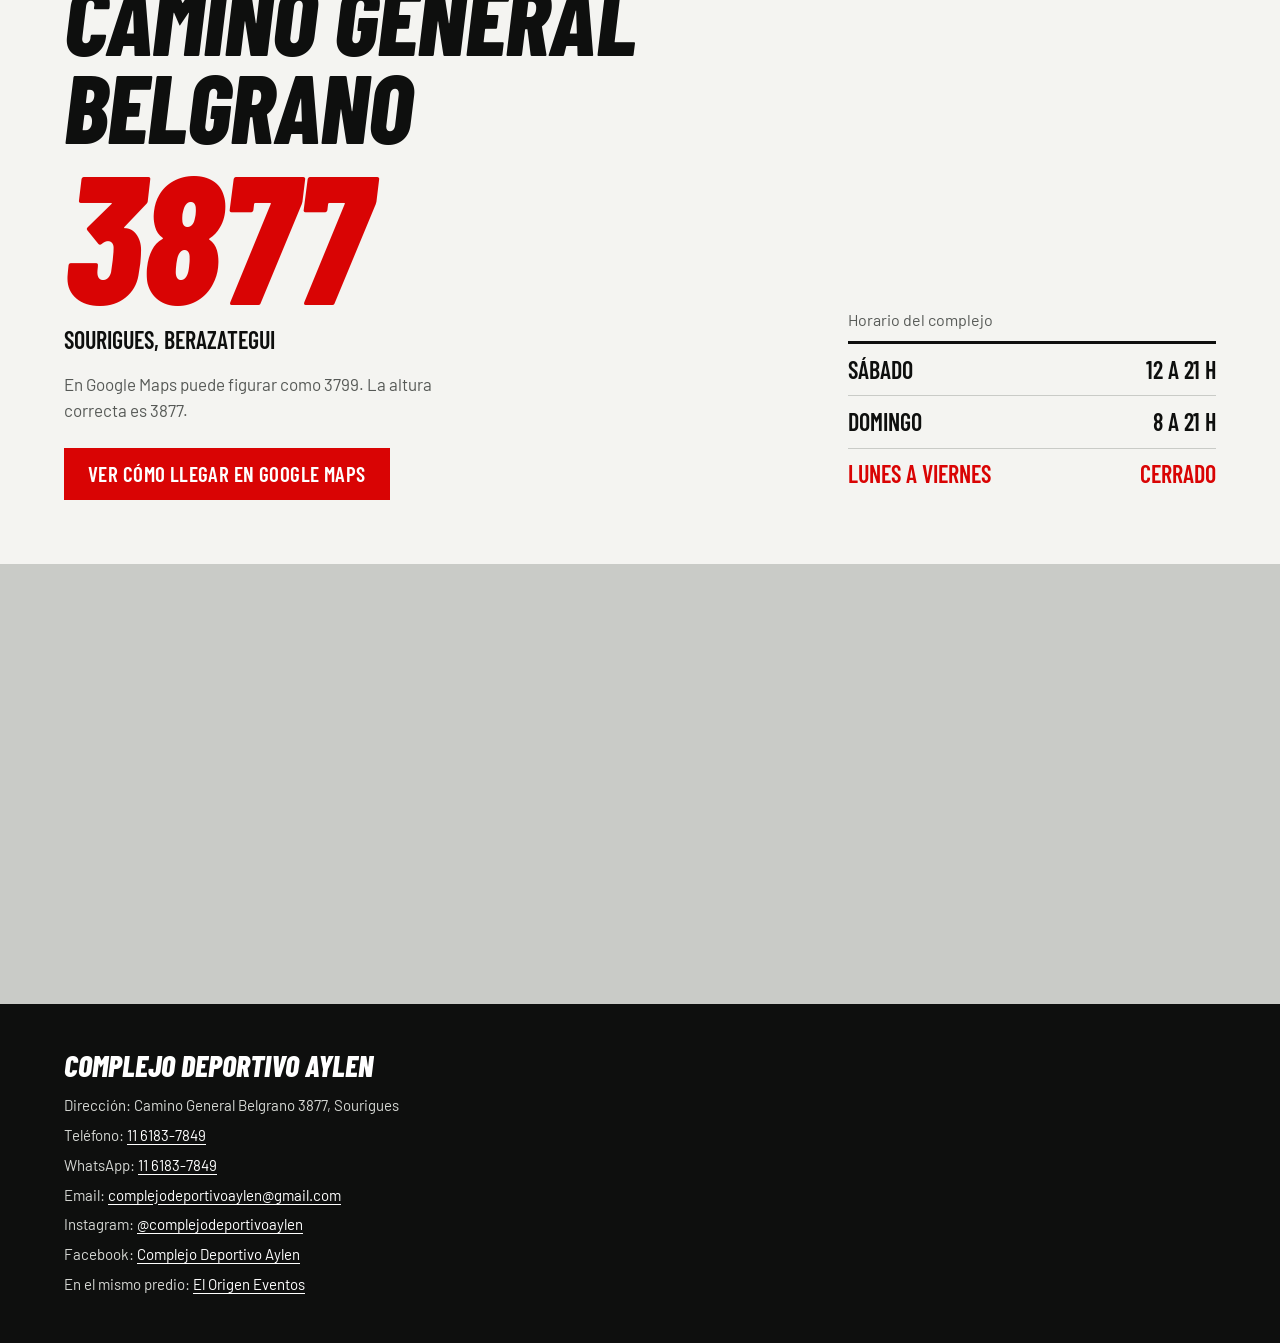
<file: complejo-aylen/index.html>
<!doctype html>
<html lang="es-AR">
<head>
<meta charset="utf-8">
<meta name="viewport" content="width=device-width,initial-scale=1">
<title>Complejo Deportivo Aylen · 6 canchas de fútbol 11 en Sourigues</title>
<meta name="description" content="Complejo Deportivo Aylen: 6 canchas de fútbol 11, torneos por edades, vestuarios, buffet y servicio médico. Camino General Belgrano 3877, Sourigues. Sáb 12–21 · Dom 8–21. WhatsApp 11 6183-7849.">
<meta name="robots" content="index,follow">
<link rel="canonical" href="https://complejoaylen.com.ar/">
<meta name="theme-color" content="#f4f4f1">
<meta property="og:title" content="Complejo Deportivo Aylen · 6 canchas de fútbol 11">
<meta property="og:description" content="6 canchas de fútbol 11 y torneos por edades en Sourigues.">
<meta property="og:type" content="website">
<meta property="og:locale" content="es_AR">
<meta property="og:url" content="https://complejoaylen.com.ar/">
<meta property="og:image" content="https://complejoaylen.com.ar/img/og-aylen.jpg">
<meta property="og:image:width" content="1200">
<meta property="og:image:height" content="630">
<link rel="icon" href="img/escudo-aylen-180.png" type="image/png">
<link rel="apple-touch-icon" href="img/escudo-aylen-180.png">
<link rel="preload" href="fonts/barlow-condensed-800i.woff2" as="font" type="font/woff2" crossorigin>
<link rel="preload" as="image" href="img/foto-hero.webp?v=20261106">
<link rel="stylesheet" href="styles.css?v=20261106-mobile-list">
<script>document.documentElement.classList.add('js')</script>
<script type="application/ld+json">{"@context":"https://schema.org","@type":"SportsActivityLocation","name":"Complejo Deportivo Aylen","alternateName":"Complejo Liga de Fútbol Aylen","description":"6 canchas de fútbol 11, torneos por edades, vestuarios, buffet y servicio médico.","address":{"@type":"PostalAddress","streetAddress":"Camino General Belgrano 3877","addressLocality":"Sourigues, Berazategui","addressRegion":"Buenos Aires","addressCountry":"AR"},"telephone":"+54 11 6183-7849","email":"complejodeportivoaylen@gmail.com","sameAs":["https://www.facebook.com/complejodeportivoaylen/","https://www.instagram.com/complejodeportivoaylen/"],"openingHoursSpecification":[{"@type":"OpeningHoursSpecification","dayOfWeek":"https://schema.org/Saturday","opens":"12:00","closes":"21:00"},{"@type":"OpeningHoursSpecification","dayOfWeek":"https://schema.org/Sunday","opens":"08:00","closes":"21:00"}],"url":"https://complejoaylen.com.ar/","image":"https://complejoaylen.com.ar/img/og-aylen.jpg","logo":"https://complejoaylen.com.ar/img/logo-aylen.webp"}</script>
</head>
<body>
<a class="skip" href="#contenido">Saltar al contenido</a>
<header class="top">
  <a class="marca" href="#contenido"><img src="img/escudo-aylen.webp" width="44" height="44" alt=""><span>Complejo Aylen</span></a>
  <nav aria-label="Secciones">
    <a href="#predio">Predio</a>
    <a href="#torneo">Torneos</a>
    <a href="#llegar">Cómo llegar</a>
  </nav>
</header>

<main id="contenido">
<section class="hero" aria-labelledby="titulo">
  <h1 id="titulo">
    <span class="linea"><span>6 canchas</span></span>
    <span class="linea"><span>de fútbol 11</span></span>
    <span class="linea"><span>en Sourigues</span></span>
  </h1>
  <div class="hero-texto">
    <p>6 canchas de fútbol 11, torneos por edades con jornadas los sábados por la tarde y los domingos por la mañana, vestuarios, buffet y servicio médico. En Camino General Belgrano 3877, Sourigues.</p>
    <a class="cta" href="https://wa.me/5491161837849?text=%C2%A1Hola%21%20Quer%C3%ADa%20consultar%20por%20las%20canchas%20del%20Complejo%20Aylen." target="_blank" rel="noopener noreferrer">Escribir por WhatsApp<span class="sr"> (abre en otra pestaña)</span></a>
    <a class="tel" href="tel:+541161837849">o llamá al 11 6183-7849</a>
  </div>
  <figure class="hero-foto">
    <img src="img/foto-hero.webp?v=20261106" width="1000" height="1000" fetchpriority="high" alt="Dos jugadores disputan la pelota en una cancha de césped del Complejo Aylen durante un torneo.">
  </figure>
  <p class="hero-dato"><span data-estado>Sáb 12 a 21 · Dom 8 a 21</span><span>Cno. Gral. Belgrano 3877</span></p>
</section>

<section class="predio" id="predio" aria-labelledby="t-predio">
  <div class="predio-cabeza">
    <h2 id="t-predio">Qué hay en el predio</h2>
    <div class="seis" aria-hidden="true" data-entrada><i></i><i></i><i></i><i></i><i></i><i></i></div>
    <figure class="predio-foto">
      <img src="img/foto-predio.webp?v=20261106" width="1000" height="1000" loading="lazy" alt="Vista panorámica de las canchas de césped del Complejo Aylen desde el predio.">
    </figure>
  </div>
  <ul class="lista">
    <li><h3>6 canchas de fútbol 11</h3><p>De césped natural, para partidos, liga y torneos.</p></li>
    <li><h3>Vestuarios y baños</h3><p>“6 canchas muy buenas con confitería, vestuario y baños”, dice una reseña en Google de julio de 2025.</p></li>
    <li><h3>Buffet</h3></li>
    <li class="salud"><h3>La salud primero</h3><p>El complejo cuenta con servicio médico. La ambulancia se estaciona al costado de la cancha.</p>
      <figure class="foto-34"><img src="img/foto-ambulancia.webp?v=20261106" width="1000" height="1000" loading="lazy" alt="Ambulancia estacionada al costado de una cancha del complejo."></figure></li>
    <li><h3>Fotos y filmaciones</h3><p>Las “fotitos del domingo” salen en <a href="https://www.facebook.com/complejodeportivoaylen/" target="_blank" rel="noopener noreferrer">Facebook</a> e <a href="https://www.instagram.com/complejodeportivoaylen/" target="_blank" rel="noopener noreferrer">Instagram</a>.</p></li>
    <li class="sin-dato"><h3>¿Alquiler y valores?</h3><p>No están publicados. <a href="https://wa.me/5491161837849?text=%C2%A1Hola%21%20Quer%C3%ADa%20consultar%20si%20se%20puede%20alquilar%20una%20cancha%20y%20cu%C3%A1nto%20sale." target="_blank" rel="noopener noreferrer">Preguntá por WhatsApp<span class="sr"> (abre en otra pestaña)</span></a> si se puede y cuánto sale.</p></li>
  </ul>
</section>

<section class="torneo" id="torneo" aria-labelledby="t-torneo">
  <svg class="torneo-cal" viewBox="0 0 600 400" preserveAspectRatio="xMaxYMin slice" aria-hidden="true" focusable="false"><path d="M600 40H250v320h350M600 120H400v160h200M400 150a60 60 0 0 0 0 100" fill="none" stroke="currentColor" stroke-width="3" vector-effect="non-scaling-stroke"/></svg>
  <p class="torneo-rotulo">Torneos por edades · Fútbol 11</p>
  <h2 id="t-torneo">No te quedes afuera</h2>
  <figure class="torneo-foto">
    <img src="img/foto-torneo.webp?v=20261106" width="1000" height="1000" loading="lazy" alt="Jugador del torneo de fútbol en una cancha del Complejo Aylen.">
  </figure>
  <div class="torneo-info">
    <p>Las jornadas se juegan los sábados por la tarde y los domingos por la mañana. Consultá por WhatsApp los torneos disponibles, las edades y los valores de inscripción.</p>
    <a class="cta cta-claro" href="https://wa.me/5491161837849?text=%C2%A1Hola%21%20Quiero%20inscribir%20a%20mi%20equipo%20en%20el%20torneo%20del%20Complejo%20Aylen.%20Equipo%3A%20" target="_blank" rel="noopener noreferrer">Consultá por torneos<span class="sr"> (abre WhatsApp en otra pestaña)</span></a>
  </div>
</section>

<section class="llegar" id="llegar" aria-labelledby="t-llegar">
  <div class="llegar-texto">
    <h2 id="t-llegar">Camino General Belgrano <span class="altura">3877</span></h2>
    <p class="barrio">Sourigues, Berazategui</p>
    <p class="ojo">En Google Maps puede figurar como 3799. La altura correcta es 3877.</p>
    <a class="cta" href="https://www.google.com/maps/dir/?api=1&amp;destination=Camino+General+Belgrano+3877,+Sourigues,+Berazategui,+Buenos+Aires" target="_blank" rel="noopener noreferrer">Ver cómo llegar en Google Maps<span class="sr"> (abre en otra pestaña)</span></a>
  </div>
  <table class="horas">
    <caption>Horario del complejo</caption>
    <tbody>
      <tr data-dia="6"><th scope="row">Sábado</th><td>12 a 21 h</td></tr>
      <tr data-dia="0"><th scope="row">Domingo</th><td>8 a 21 h</td></tr>
      <tr data-dia="1-5"><th scope="row">Lunes a viernes</th><td>Cerrado</td></tr>
    </tbody>
  </table>
  <iframe class="mapa" title="Mapa: Camino General Belgrano 3877, Sourigues" src="https://maps.google.com/maps?q=Camino+General+Belgrano+3877,+Sourigues,+Berazategui,+Buenos+Aires&amp;z=15&amp;hl=es&amp;output=embed" loading="lazy" referrerpolicy="no-referrer-when-downgrade"></iframe>
</section>
</main>

<footer class="pie">
  <div class="pie-datos">
    <p class="pie-nombre">Complejo Deportivo Aylen</p>
    <p>Dirección: Camino General Belgrano 3877, Sourigues</p>
    <p>Teléfono: <a href="tel:+541161837849">11 6183-7849</a></p>
    <p>WhatsApp: <a href="https://wa.me/5491161837849" target="_blank" rel="noopener noreferrer">11 6183-7849<span class="sr"> (abre en otra pestaña)</span></a></p>
    <p>Email: <a href="mailto:complejodeportivoaylen@gmail.com">complejodeportivoaylen@gmail.com</a></p>
    <p>Instagram: <a href="https://www.instagram.com/complejodeportivoaylen/" target="_blank" rel="noopener noreferrer">@complejodeportivoaylen</a></p>
    <p>Facebook: <a href="https://www.facebook.com/complejodeportivoaylen/" target="_blank" rel="noopener noreferrer">Complejo Deportivo Aylen</a></p>
    <p>En el mismo predio: <a href="https://elorigeneventos.com.ar/">El Origen Eventos</a></p>
  </div>
</footer>

<a class="fab" href="https://wa.me/5491161837849?text=%C2%A1Hola%21%20Quer%C3%ADa%20consultar%20por%20las%20canchas%20del%20Complejo%20Aylen." target="_blank" rel="noopener noreferrer" aria-label="Escribinos por WhatsApp"><svg aria-hidden="true" viewBox="0 0 24 24" width="28" height="28"><path fill="currentColor" d="M12.04 2C6.58 2 2.13 6.45 2.13 11.91c0 1.75.46 3.45 1.32 4.95L2.05 22l5.25-1.38a9.9 9.9 0 0 0 4.74 1.21c5.46 0 9.91-4.45 9.91-9.91S17.5 2 12.04 2Zm0 18.15c-1.48 0-2.93-.4-4.2-1.15l-.3-.18-3.12.82.83-3.04-.2-.31a8.2 8.2 0 0 1-1.26-4.38c0-4.54 3.7-8.24 8.25-8.24 4.54 0 8.24 3.7 8.24 8.24 0 4.55-3.7 8.24-8.24 8.24Zm4.52-6.16c-.25-.12-1.47-.72-1.69-.81-.23-.08-.39-.12-.56.13-.17.24-.64.8-.78.97-.14.16-.29.18-.54.06-.25-.12-1.05-.39-1.99-1.23-.74-.66-1.23-1.47-1.38-1.72-.14-.25-.02-.38.11-.5.11-.11.25-.29.37-.43.13-.15.17-.25.25-.42.08-.17.04-.31-.02-.43-.06-.13-.56-1.34-.76-1.84-.2-.48-.41-.42-.56-.43h-.48c-.17 0-.43.06-.66.31-.22.25-.86.85-.86 2.07 0 1.22.89 2.4 1.01 2.56.12.17 1.75 2.67 4.23 3.74.59.26 1.05.41 1.41.52.59.19 1.13.16 1.56.1.48-.07 1.47-.6 1.67-1.18.21-.58.21-1.07.15-1.18-.06-.1-.23-.16-.48-.28Z"/></svg></a>

<script src="main.js?v=20261106-mobile-list" defer></script>
</body>
</html>
</file>
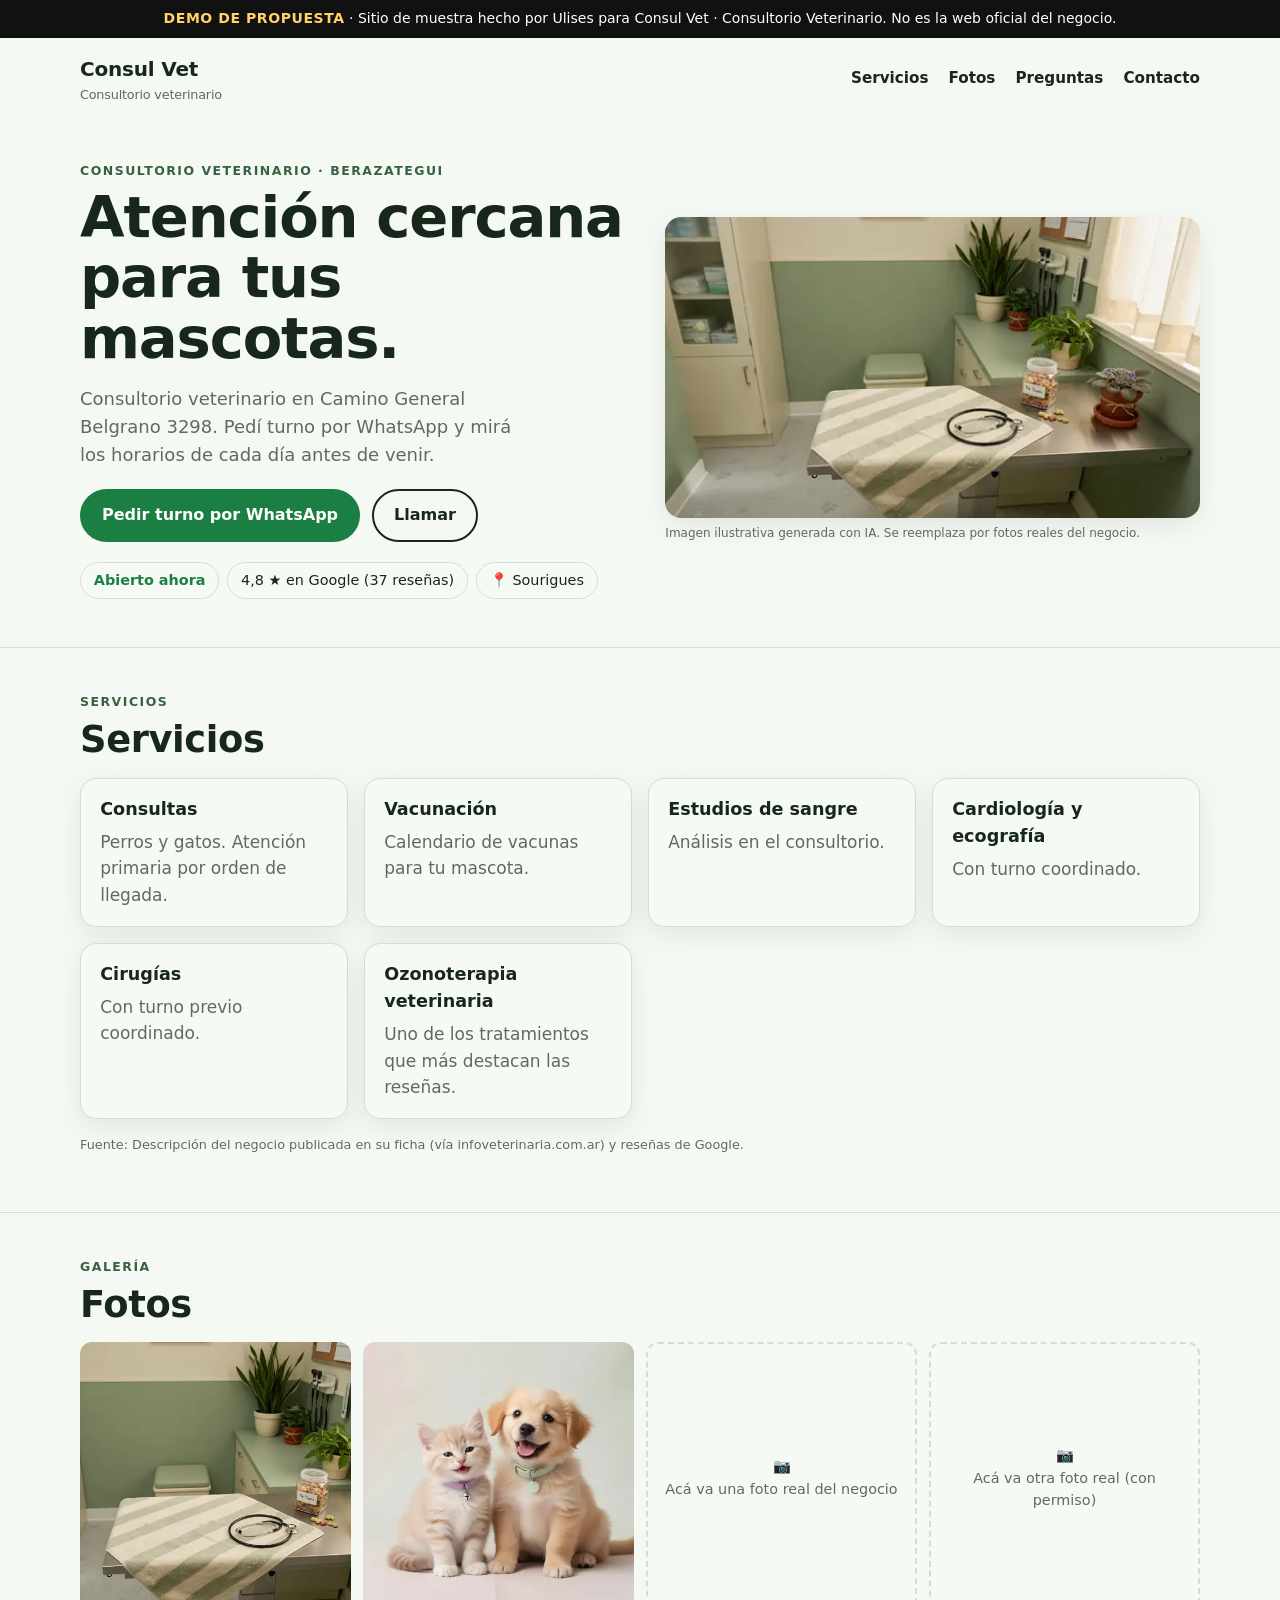
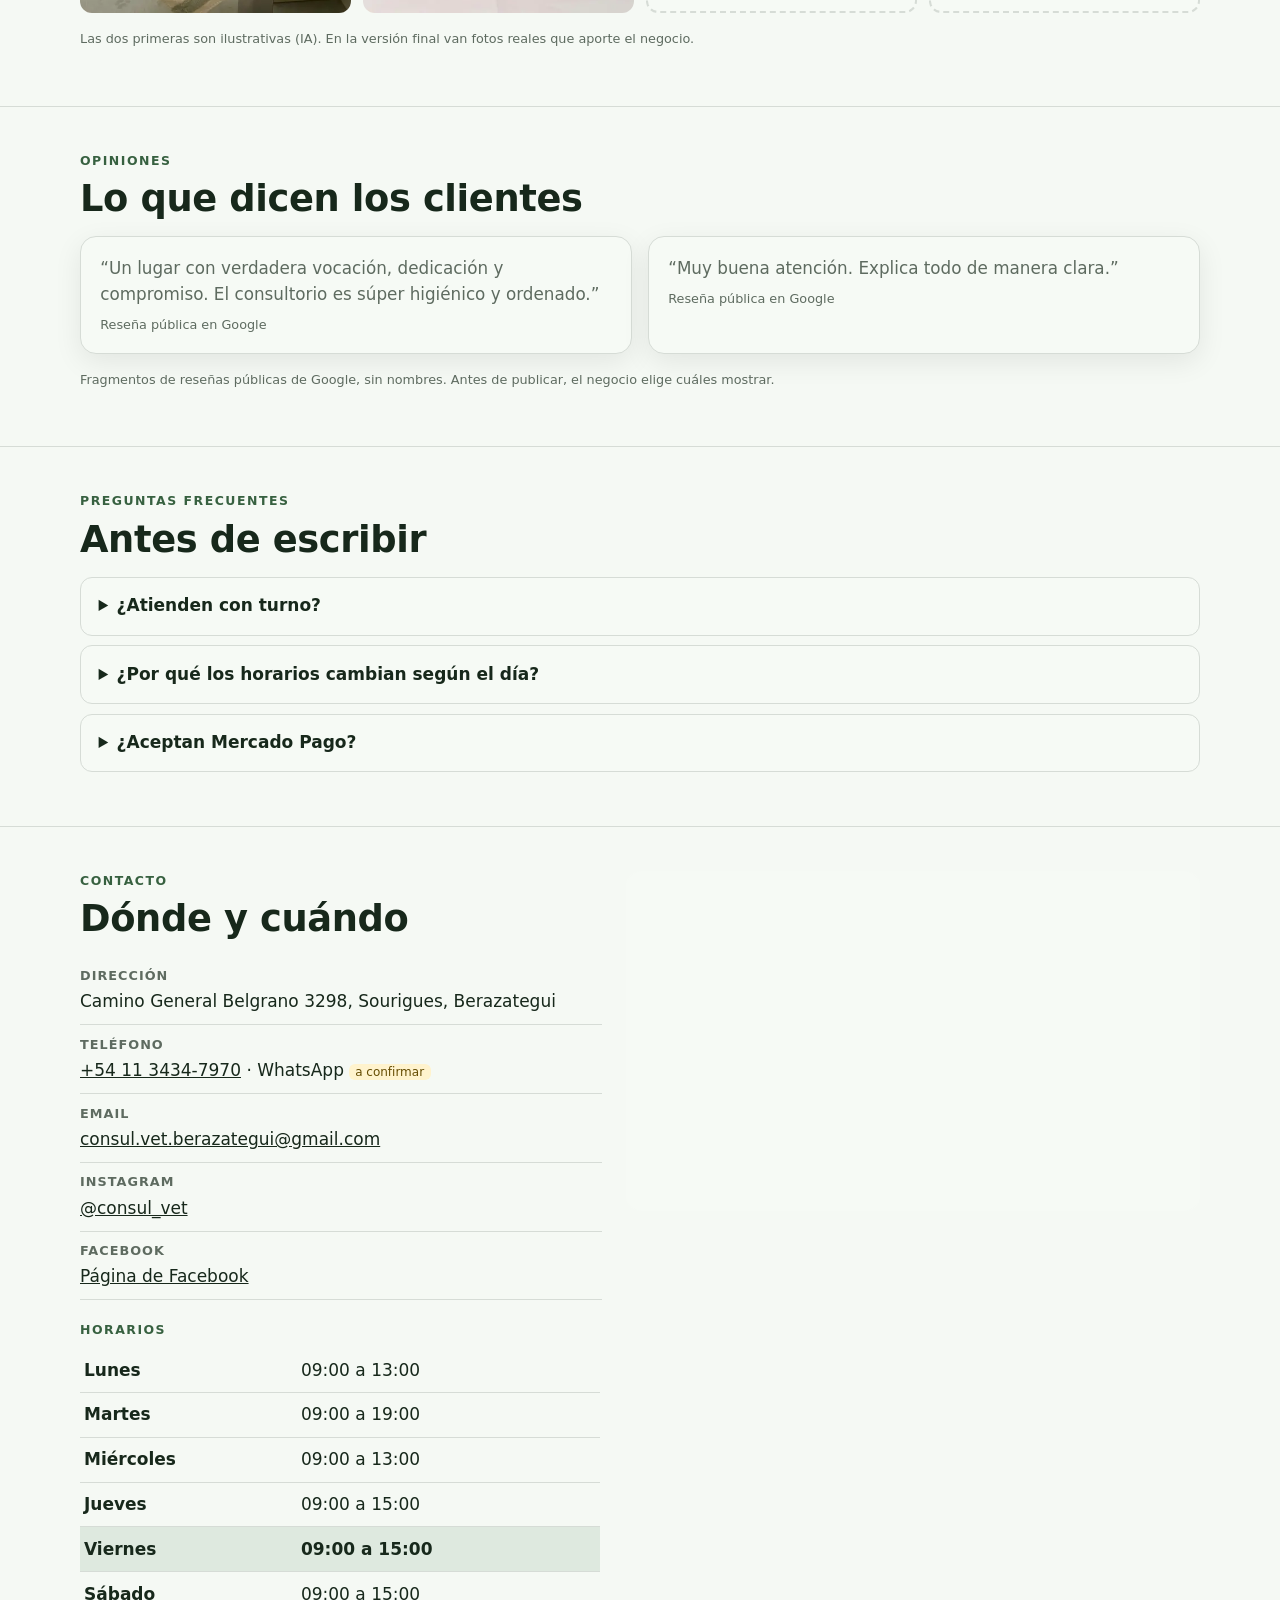
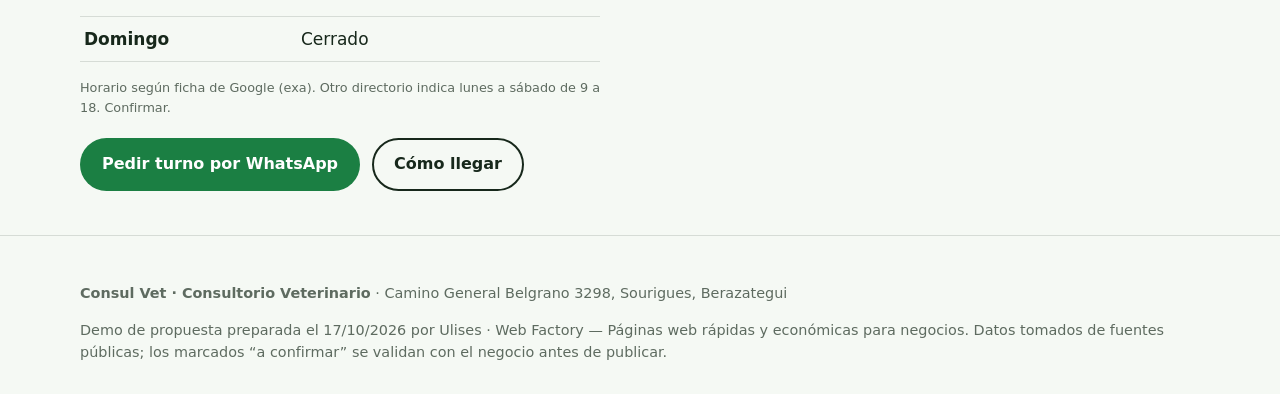
<file: consul-vet/index.html>
<!doctype html>
<html lang="es-AR"><head><meta charset="utf-8"><meta name="viewport" content="width=device-width,initial-scale=1">
<title>Consul Vet · Consultorio Veterinario · Consultorio veterinario en Berazategui · Demo</title>
<meta name="description" content="Consultorio veterinario en Camino General Belgrano 3298. Pedí turno por WhatsApp y mirá los horarios de cada día antes de venir."><meta name="robots" content="noindex,nofollow"><meta name="theme-color" content="#4f8a5b">
<meta property="og:title" content="Consul Vet · Consultorio Veterinario · Demo de propuesta"><meta property="og:description" content="Atención cercana para tus mascotas."><meta property="og:type" content="website"><meta property="og:url" content="https://elulises15.github.io/demos-clientes/consul-vet/"><meta property="og:image" content="https://elulises15.github.io/demos-clientes/consul-vet/img/hero-960.webp"><link rel="canonical" href="https://elulises15.github.io/demos-clientes/consul-vet/">
<link rel="icon" href="data:image/svg+xml,%3Csvg xmlns='http://www.w3.org/2000/svg' viewBox='0 0 64 64'%3E%3Crect width='64' height='64' rx='14' fill='%234f8a5b'/%3E%3Ctext x='32' y='42' font-size='30' text-anchor='middle' fill='white' font-family='Arial' font-weight='700'%3EC%3C/text%3E%3C/svg%3E">
<link rel="preload" as="image" href="img/hero-560.webp" imagesrcset="img/hero-560.webp 560w, img/hero-960.webp 960w" imagesizes="(min-width:900px) 540px, 100vw">
<style>:root{--accent-text:color-mix(in srgb,var(--accent) 70%,#000);--accent:#b8863b;--accent2:#2b2118;--bg:#fbf7f1;--ink:#231a12;--muted:color-mix(in srgb,var(--ink) 68%,var(--bg));--card:color-mix(in srgb,var(--bg) 88%,#fff);--line:color-mix(in srgb,var(--ink) 14%,var(--bg));--radius:16px;--shadow:0 8px 28px rgb(0 0 0/.08);font-family:system-ui,-apple-system,"Segoe UI",Roboto,Ubuntu,sans-serif;color-scheme:light}
.dark{--accent-text:var(--accent);--card:color-mix(in srgb,var(--bg) 85%,#fff);--shadow:0 8px 28px rgb(0 0 0/.4);color-scheme:dark}
*{box-sizing:border-box}html{scroll-behavior:smooth;scroll-padding-top:4.5rem}@media (prefers-reduced-motion:reduce){html{scroll-behavior:auto}*{animation:none!important;transition:none!important}}
body{margin:0;background:var(--bg);color:var(--ink);line-height:1.55;font-size:1.0625rem;padding-bottom:5rem}
img{max-width:100%;height:auto;display:block}a{color:inherit}
.skip{position:absolute;left:-999px;top:0;background:#000;color:#fff;padding:.6rem 1rem;z-index:99}.skip:focus{left:.5rem;top:.5rem}
:focus-visible{outline:3px solid var(--accent);outline-offset:3px}
.demo-bar{background:#111;color:#fff;font-size:.875rem;text-align:center;padding:.5rem 1rem;position:sticky;top:0;z-index:50}
.demo-bar strong{color:#ffd166;letter-spacing:.04em;text-transform:uppercase}
.wrap{width:min(1120px,100% - 2.5rem);margin-inline:auto}
header.top{display:flex;align-items:center;justify-content:space-between;gap:1rem;padding:1rem 0}
.brand{font-weight:800;font-size:1.25rem;text-decoration:none;letter-spacing:-.01em}.brand small{display:block;font-weight:500;font-size:.8rem;color:var(--muted)}
nav.links{display:none;gap:1.25rem}nav.links a{text-decoration:none;font-weight:600;font-size:.95rem}nav.links a:hover{color:var(--accent)}
@media(min-width:820px){nav.links{display:flex}}
.btn{display:inline-flex;align-items:center;justify-content:center;gap:.5rem;min-height:48px;padding:.75rem 1.25rem;border-radius:999px;font-weight:700;text-decoration:none;border:2px solid transparent;cursor:pointer;font-size:1rem}
.btn-wa{background:#1b7f43;color:#fff}.btn-wa:hover{background:#156a37}
.btn-alt{border-color:currentColor;background:transparent}
.btn[aria-disabled=true]{opacity:.65;cursor:not-allowed}
.hero{display:grid;gap:1.5rem;padding:1rem 0 2rem}
@media(min-width:900px){.hero{grid-template-columns:1.05fr 1fr;align-items:center;padding:2.5rem 0 3rem}}
.eyebrow{text-transform:uppercase;letter-spacing:.12em;font-size:.78rem;font-weight:800;color:var(--accent-text);margin:0 0 .5rem}
.dark .eyebrow{color:var(--accent)}
h1{font-size:clamp(2.1rem,7vw,3.6rem);line-height:1.05;margin:0 0 1rem;letter-spacing:-.02em}
h2{font-size:clamp(1.6rem,5vw,2.3rem);line-height:1.15;margin:0 0 1rem;letter-spacing:-.01em}
h3{margin:0 0 .35rem;font-size:1.1rem}
.lead{font-size:1.125rem;color:var(--muted);margin:0 0 1.25rem;max-width:38ch}
.actions{display:flex;flex-wrap:wrap;gap:.75rem}
.hero figure{margin:0;position:relative}.hero img{border-radius:var(--radius);box-shadow:var(--shadow);aspect-ratio:16/9;object-fit:cover;width:100%}
.ai-note{font-size:.75rem;color:var(--muted);margin-top:.4rem}
.chips{display:flex;flex-wrap:wrap;gap:.5rem;margin:1.25rem 0 0;padding:0;list-style:none}
.chips li{background:var(--card);border:1px solid var(--line);border-radius:999px;padding:.4rem .8rem;font-size:.9rem}
.status-open{color:#1b7f43;font-weight:700}.status-closed{color:#b42318;font-weight:700}.dark .status-open{color:#5fd08a}.dark .status-closed{color:#ff8a80}
section.block{padding:2.75rem 0;border-top:1px solid var(--line)}
.grid{display:grid;gap:1rem;grid-template-columns:repeat(auto-fit,minmax(240px,1fr))}
.card{background:var(--card);border:1px solid var(--line);border-radius:var(--radius);padding:1.1rem 1.2rem;box-shadow:var(--shadow)}
.card p{margin:0;color:var(--muted)}
.src{font-size:.8rem;color:var(--muted);margin-top:1rem}
.tags{display:flex;flex-wrap:wrap;gap:.5rem;list-style:none;padding:0;margin:0}.tags li{background:var(--accent-text);color:#fff;border-radius:999px;padding:.45rem .9rem;font-weight:700;font-size:.92rem}
.dark .tags li{color:#111}
.price-list{list-style:none;margin:0;padding:0}.price-list li{display:flex;flex-wrap:wrap;justify-content:space-between;gap:.25rem 1rem;padding:.8rem 0;border-bottom:1px dashed var(--line)}.price-list li span:last-child{font-weight:700}
.menu{display:grid;gap:1rem;grid-template-columns:repeat(auto-fit,minmax(220px,1fr))}.menu ul{margin:.25rem 0 0;padding-left:1.1rem}
table.hours{width:100%;border-collapse:collapse;max-width:520px}table.hours th,table.hours td{text-align:left;padding:.55rem .25rem;border-bottom:1px solid var(--line)}table.hours tr.today{background:color-mix(in srgb,var(--accent) 14%,transparent);font-weight:700}
.gallery{display:grid;gap:.75rem;grid-template-columns:repeat(2,1fr)}@media(min-width:820px){.gallery{grid-template-columns:repeat(4,1fr)}}
.gallery figure{margin:0}.gallery img,.ph{border-radius:12px;aspect-ratio:1;object-fit:cover;width:100%}
.ph{display:grid;place-items:center;text-align:center;padding:1rem;border:2px dashed var(--line);color:var(--muted);font-size:.9rem;background:var(--card)}
blockquote{margin:0;font-size:1.05rem}blockquote footer{font-size:.8rem;color:var(--muted);margin-top:.5rem}
details{background:var(--card);border:1px solid var(--line);border-radius:12px;padding:.9rem 1.1rem;margin-bottom:.6rem}summary{font-weight:700;cursor:pointer;min-height:28px}details p{margin:.6rem 0 0;color:var(--muted)}
.contact{display:grid;gap:1.5rem}@media(min-width:900px){.contact{grid-template-columns:1fr 1.1fr}}
dl.info{margin:0 0 1.25rem}dl.info div{padding:.6rem 0;border-bottom:1px solid var(--line)}dl.info dt{font-size:.8rem;text-transform:uppercase;letter-spacing:.08em;color:var(--muted);font-weight:700}dl.info dd{margin:.15rem 0 0}
.unv{font-size:.75rem;background:#fff3cd;color:#664d03;border-radius:6px;padding:.05rem .4rem;margin-left:.3rem;white-space:nowrap}
.map{border:0;width:100%;height:340px;border-radius:var(--radius);background:var(--card)}
footer.site{border-top:1px solid var(--line);padding:2rem 0 1rem;font-size:.9rem;color:var(--muted)}
.sticky-cta{position:fixed;left:0;right:0;bottom:0;padding:.7rem 1rem calc(.7rem + env(safe-area-inset-bottom));background:color-mix(in srgb,var(--bg) 92%,transparent);backdrop-filter:blur(8px);border-top:1px solid var(--line);display:flex;gap:.6rem;z-index:40}
.sticky-cta .btn{flex:1}@media(min-width:900px){.sticky-cta{display:none}body{padding-bottom:0}}
.fixture{display:grid;gap:.6rem}.match{display:flex;justify-content:space-between;align-items:center;background:var(--card);border:1px solid var(--line);border-radius:12px;padding:.7rem 1rem}.match b{font-variant-numeric:tabular-nums}

.contact>div{min-width:0}dl.info dd a{overflow-wrap:anywhere}
:root{--accent:#4f8a5b;--accent2:#1f3a28;--bg:#f5f9f4;--ink:#17281b}</style>
<script type="application/ld+json">{"@context": "https://schema.org", "@type": "VeterinaryCare", "name": "Consul Vet · Consultorio Veterinario", "address": {"@type": "PostalAddress", "streetAddress": "Camino General Belgrano 3298, Sourigues, Berazategui", "addressLocality": "Berazategui", "addressRegion": "Buenos Aires", "addressCountry": "AR"}, "geo": {"@type": "GeoCoordinates", "latitude": -34.796987, "longitude": -58.232323}, "telephone": "+54 11 3434-7970", "sameAs": ["https://www.instagram.com/consul_vet", "https://facebook.com/1146561595205750"], "openingHoursSpecification": [{"@type": "OpeningHoursSpecification", "dayOfWeek": "https://schema.org/Monday", "opens": "09:00", "closes": "13:00"}, {"@type": "OpeningHoursSpecification", "dayOfWeek": "https://schema.org/Tuesday", "opens": "09:00", "closes": "19:00"}, {"@type": "OpeningHoursSpecification", "dayOfWeek": "https://schema.org/Wednesday", "opens": "09:00", "closes": "13:00"}, {"@type": "OpeningHoursSpecification", "dayOfWeek": "https://schema.org/Thursday", "opens": "09:00", "closes": "15:00"}, {"@type": "OpeningHoursSpecification", "dayOfWeek": "https://schema.org/Friday", "opens": "09:00", "closes": "15:00"}, {"@type": "OpeningHoursSpecification", "dayOfWeek": "https://schema.org/Saturday", "opens": "09:00", "closes": "15:00"}]}</script></head>
<body><a class="skip" href="#contenido">Saltar al contenido</a>
<div class="demo-bar" role="note"><strong>Demo de propuesta</strong> · Sitio de muestra hecho por Ulises para Consul Vet · Consultorio Veterinario. No es la web oficial del negocio.</div>
<div class="wrap"><header class="top"><a class="brand" href="#contenido">Consul Vet<small>Consultorio veterinario</small></a>
<nav class="links" aria-label="Secciones"><a href="#servicios">Servicios</a><a href="#galeria">Fotos</a><a href="#preguntas">Preguntas</a><a href="#contacto">Contacto</a></nav></header></div>
<main id="contenido">
<section class="wrap hero" aria-labelledby="t"><div><p class="eyebrow">Consultorio veterinario · Berazategui</p><h1 id="t">Atención cercana para tus mascotas.</h1><p class="lead">Consultorio veterinario en Camino General Belgrano 3298. Pedí turno por WhatsApp y mirá los horarios de cada día antes de venir.</p>
<div class="actions"><a class="btn btn-wa" href="https://wa.me/5491134347970?text=%C2%A1Hola%21%20Quer%C3%ADa%20pedir%20un%20turno%20en%20Consul%20Vet%20para%20mi%20mascota." target="_blank" rel="noopener">Pedir turno por WhatsApp</a><a class="btn btn-alt" href="tel:+5491134347970">Llamar</a></div>
<ul class="chips" data-hours='[[&quot;09:00&quot;, &quot;13:00&quot;], [&quot;09:00&quot;, &quot;19:00&quot;], [&quot;09:00&quot;, &quot;13:00&quot;], [&quot;09:00&quot;, &quot;15:00&quot;], [&quot;09:00&quot;, &quot;15:00&quot;], [&quot;09:00&quot;, &quot;15:00&quot;], null]'><li><span data-status>Horario</span></li><li>4,8 ★ en Google (37 reseñas)</li><li>📍 Sourigues</li></ul></div>
<figure><img src="img/hero-960.webp" srcset="img/hero-560.webp 560w, img/hero-960.webp 960w" sizes="(min-width:900px) 540px, 100vw" width="960" height="540" alt="Consultorio veterinario luminoso con estetoscopio sobre la camilla (imagen ilustrativa generada con IA)." fetchpriority="high"><figcaption class="ai-note">Imagen ilustrativa generada con IA. Se reemplaza por fotos reales del negocio.</figcaption></figure></section>
<section class="block" id="servicios"><div class="wrap"><p class="eyebrow">Servicios</p><h2>Servicios</h2><div class="grid"><div class="card"><h3>Consultas</h3><p>Perros y gatos. Atención primaria por orden de llegada.</p></div><div class="card"><h3>Vacunación</h3><p>Calendario de vacunas para tu mascota.</p></div><div class="card"><h3>Estudios de sangre</h3><p>Análisis en el consultorio.</p></div><div class="card"><h3>Cardiología y ecografía</h3><p>Con turno coordinado.</p></div><div class="card"><h3>Cirugías</h3><p>Con turno previo coordinado.</p></div><div class="card"><h3>Ozonoterapia veterinaria</h3><p>Uno de los tratamientos que más destacan las reseñas.</p></div></div><p class="src">Fuente: Descripción del negocio publicada en su ficha (vía infoveterinaria.com.ar) y reseñas de Google.</p></div></section>

<section class="block" id="galeria"><div class="wrap"><p class="eyebrow">Galería</p><h2>Fotos</h2><div class="gallery">
<figure><img src="img/hero-480sq.webp" width="480" height="480" loading="lazy" alt="Consultorio veterinario luminoso con estetoscopio sobre la camilla (imagen ilustrativa generada con IA)."></figure>
<figure><img src="img/g2-480sq.webp" width="480" height="480" loading="lazy" alt="Gatito y cachorro sentados juntos (imagen ilustrativa generada con IA)."></figure>
<div class="ph" role="img" aria-label="Espacio para foto real del negocio">📷<br>Acá va una foto real del negocio</div>
<div class="ph" role="img" aria-label="Espacio para foto real del negocio">📷<br>Acá va otra foto real (con permiso)</div>
</div><p class="src">Las dos primeras son ilustrativas (IA). En la versión final van fotos reales que aporte el negocio.</p></div></section>
<section class="block" id="opiniones"><div class="wrap"><p class="eyebrow">Opiniones</p><h2>Lo que dicen los clientes</h2><div class="grid"><div class="card"><blockquote><p>“Un lugar con verdadera vocación, dedicación y compromiso. El consultorio es súper higiénico y ordenado.”</p><footer>Reseña pública en Google</footer></blockquote></div><div class="card"><blockquote><p>“Muy buena atención. Explica todo de manera clara.”</p><footer>Reseña pública en Google</footer></blockquote></div></div><p class="src">Fragmentos de reseñas públicas de Google, sin nombres. Antes de publicar, el negocio elige cuáles mostrar.</p></div></section>
<section class="block" id="preguntas"><div class="wrap"><p class="eyebrow">Preguntas frecuentes</p><h2>Antes de escribir</h2><details><summary>¿Atienden con turno?</summary><p>La consulta general es por orden de llegada; cirugías, cardiología y ecografía, con turno coordinado por WhatsApp.</p></details><details><summary>¿Por qué los horarios cambian según el día?</summary><p>Porque el consultorio tiene horarios distintos cada día. Revisá la tabla antes de venir.</p></details><details><summary>¿Aceptan Mercado Pago?</summary><p>Sí, según reseñas públicas (confirmar).</p></details></div></section>
<section class="block" id="contacto"><div class="wrap contact"><div><p class="eyebrow">Contacto</p><h2>Dónde y cuándo</h2><dl class="info"><div><dt>Dirección</dt><dd>Camino General Belgrano 3298, Sourigues, Berazategui</dd></div><div><dt>Teléfono</dt><dd><a href="tel:+5491134347970">+54 11 3434-7970</a> · WhatsApp<span class="unv">a confirmar</span></dd></div><div><dt>Email</dt><dd><a href="mailto:consul.vet.berazategui@gmail.com">consul.vet.berazategui@gmail.com</a></dd></div><div><dt>Instagram</dt><dd><a href="https://www.instagram.com/consul_vet" target="_blank" rel="noopener">@consul_vet</a></dd></div><div><dt>Facebook</dt><dd><a href="https://facebook.com/1146561595205750" target="_blank" rel="noopener">Página de Facebook</a></dd></div></dl><table class="hours"><caption class="eyebrow" style="text-align:left">Horarios</caption><tr data-d="0"><th scope="row">Lunes</th><td>09:00 a 13:00</td></tr><tr data-d="1"><th scope="row">Martes</th><td>09:00 a 19:00</td></tr><tr data-d="2"><th scope="row">Miércoles</th><td>09:00 a 13:00</td></tr><tr data-d="3"><th scope="row">Jueves</th><td>09:00 a 15:00</td></tr><tr data-d="4"><th scope="row">Viernes</th><td>09:00 a 15:00</td></tr><tr data-d="5"><th scope="row">Sábado</th><td>09:00 a 15:00</td></tr><tr data-d="6"><th scope="row">Domingo</th><td>Cerrado</td></tr></table><p class="src">Horario según ficha de Google (exa). Otro directorio indica lunes a sábado de 9 a 18. Confirmar.</p>
<div class="actions" style="margin-top:1.25rem"><a class="btn btn-wa" href="https://wa.me/5491134347970?text=%C2%A1Hola%21%20Quer%C3%ADa%20pedir%20un%20turno%20en%20Consul%20Vet%20para%20mi%20mascota." target="_blank" rel="noopener">Pedir turno por WhatsApp</a><a class="btn btn-alt" href="https://www.google.com/maps/dir/?api=1&amp;destination=-34.796987,-58.232323" target="_blank" rel="noopener">Cómo llegar</a></div></div>
<div><iframe class="map" title="Mapa de Google con la ubicación de Consul Vet · Consultorio Veterinario" src="https://maps.google.com/maps?q=-34.796987,-58.232323&amp;z=16&amp;hl=es&amp;output=embed" loading="lazy" referrerpolicy="no-referrer-when-downgrade"></iframe></div></div></section>
</main>
<footer class="site"><div class="wrap"><p><strong>Consul Vet · Consultorio Veterinario</strong> · Camino General Belgrano 3298, Sourigues, Berazategui</p><p>Demo de propuesta preparada el 17/10/2026 por Ulises · Web Factory — Páginas web rápidas y económicas para negocios. Datos tomados de fuentes públicas; los marcados “a confirmar” se validan con el negocio antes de publicar.</p></div></footer>
<div class="sticky-cta"><a class="btn btn-wa" href="https://wa.me/5491134347970?text=%C2%A1Hola%21%20Quer%C3%ADa%20pedir%20un%20turno%20en%20Consul%20Vet%20para%20mi%20mascota." target="_blank" rel="noopener">Pedir turno por WhatsApp</a></div>
<script>// Estado "abierto ahora" en hora de Argentina (UTC-3, sin horario de verano). Se recalcula cada minuto.
(function(){
  var el=document.querySelector('[data-hours]'); if(!el) return;
  var h; try{h=JSON.parse(el.getAttribute('data-hours'))}catch(e){return}
  function mins(s){var p=s.split(':');return +p[0]*60+ +p[1]}
  function update(){
    var now=new Date(Date.now()-3*3600*1000);
    var d=(now.getUTCDay()+6)%7, m=now.getUTCHours()*60+now.getUTCMinutes(), open=false, t=h[d];
    document.querySelectorAll('table.hours tr.today').forEach(function(r){r.classList.remove('today')});
    var row=document.querySelector('table.hours tr[data-d="'+d+'"]'); if(row) row.classList.add('today');
    if(t){for(var i=0;i<t.length;i+=2){if(m>=mins(t[i])&&m<mins(t[i+1])) open=true}}
    var s=document.querySelector('[data-status]'); if(!s) return;
    s.textContent=open?'Abierto ahora':'Cerrado ahora'; s.className=open?'status-open':'status-closed';
  }
  update(); setInterval(update,60000);
  document.addEventListener('visibilitychange',function(){if(!document.hidden) update()});
})();
</script></body></html>
</file>
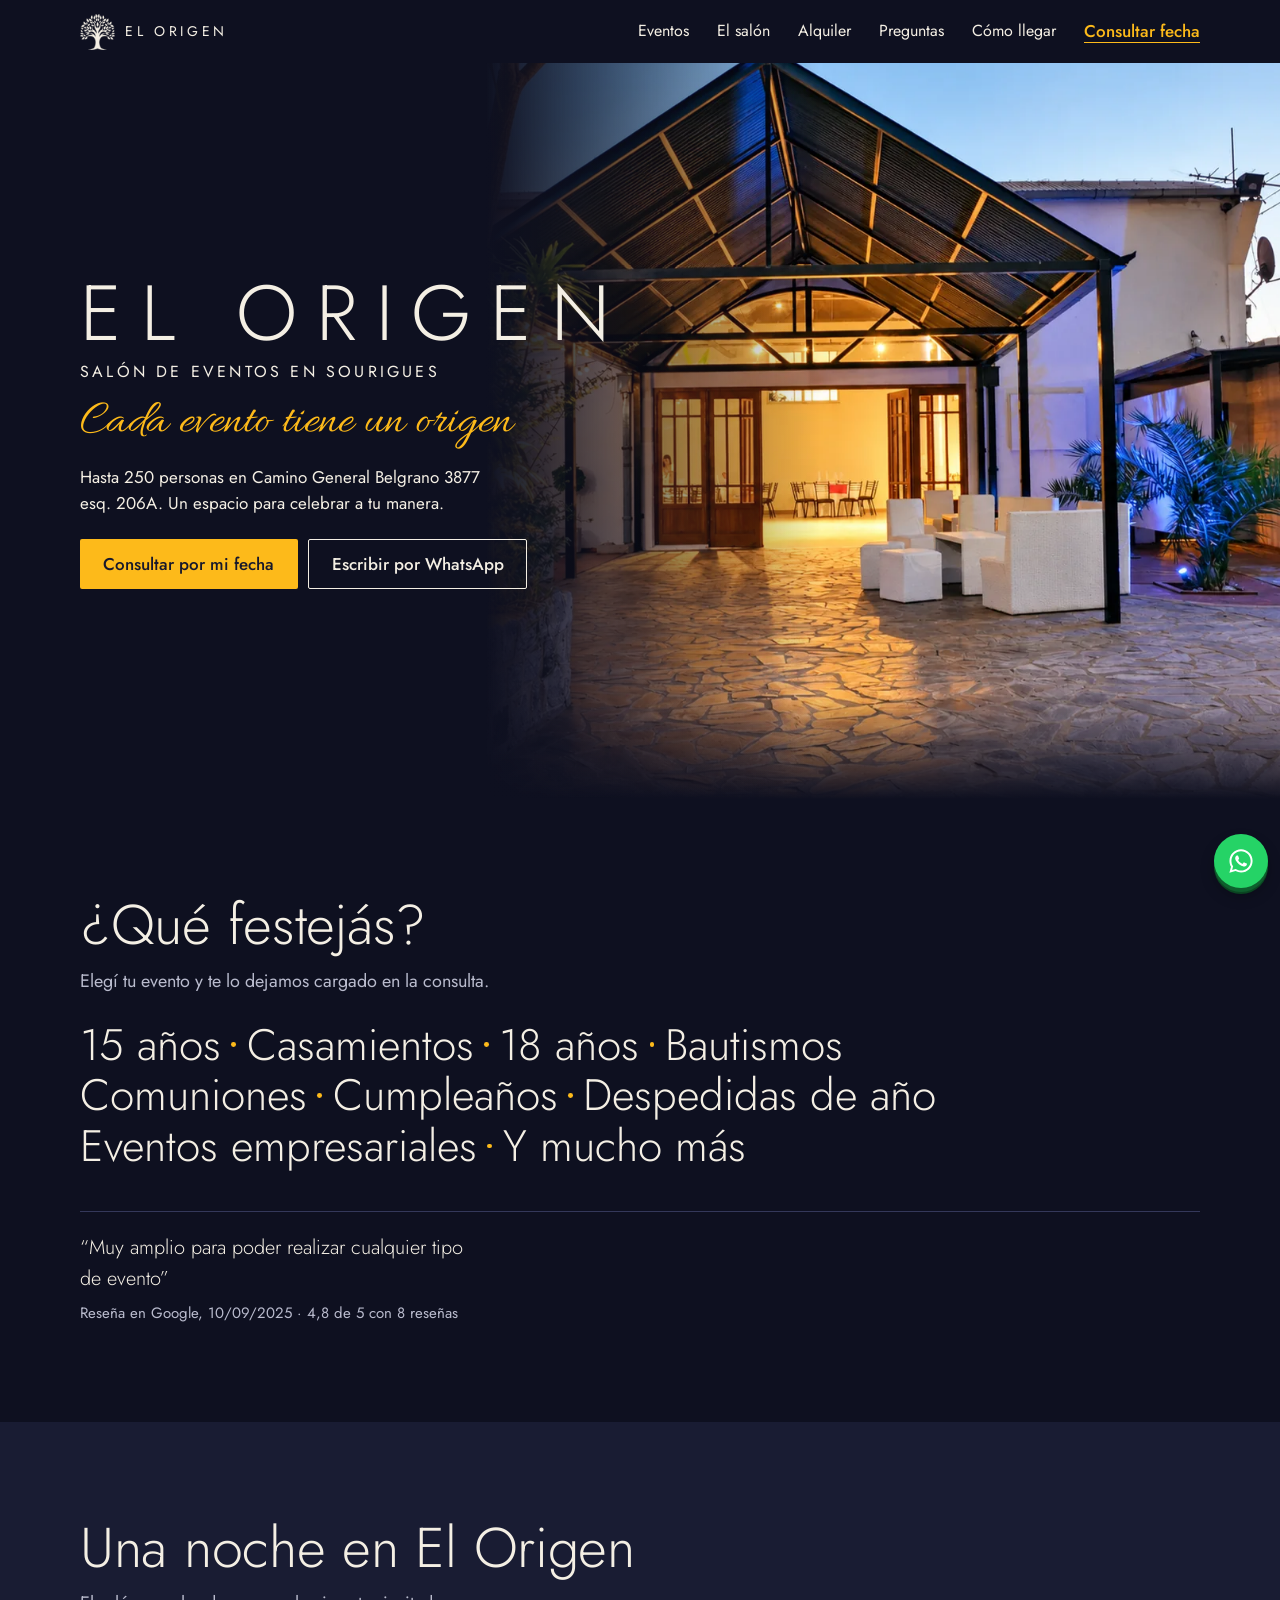
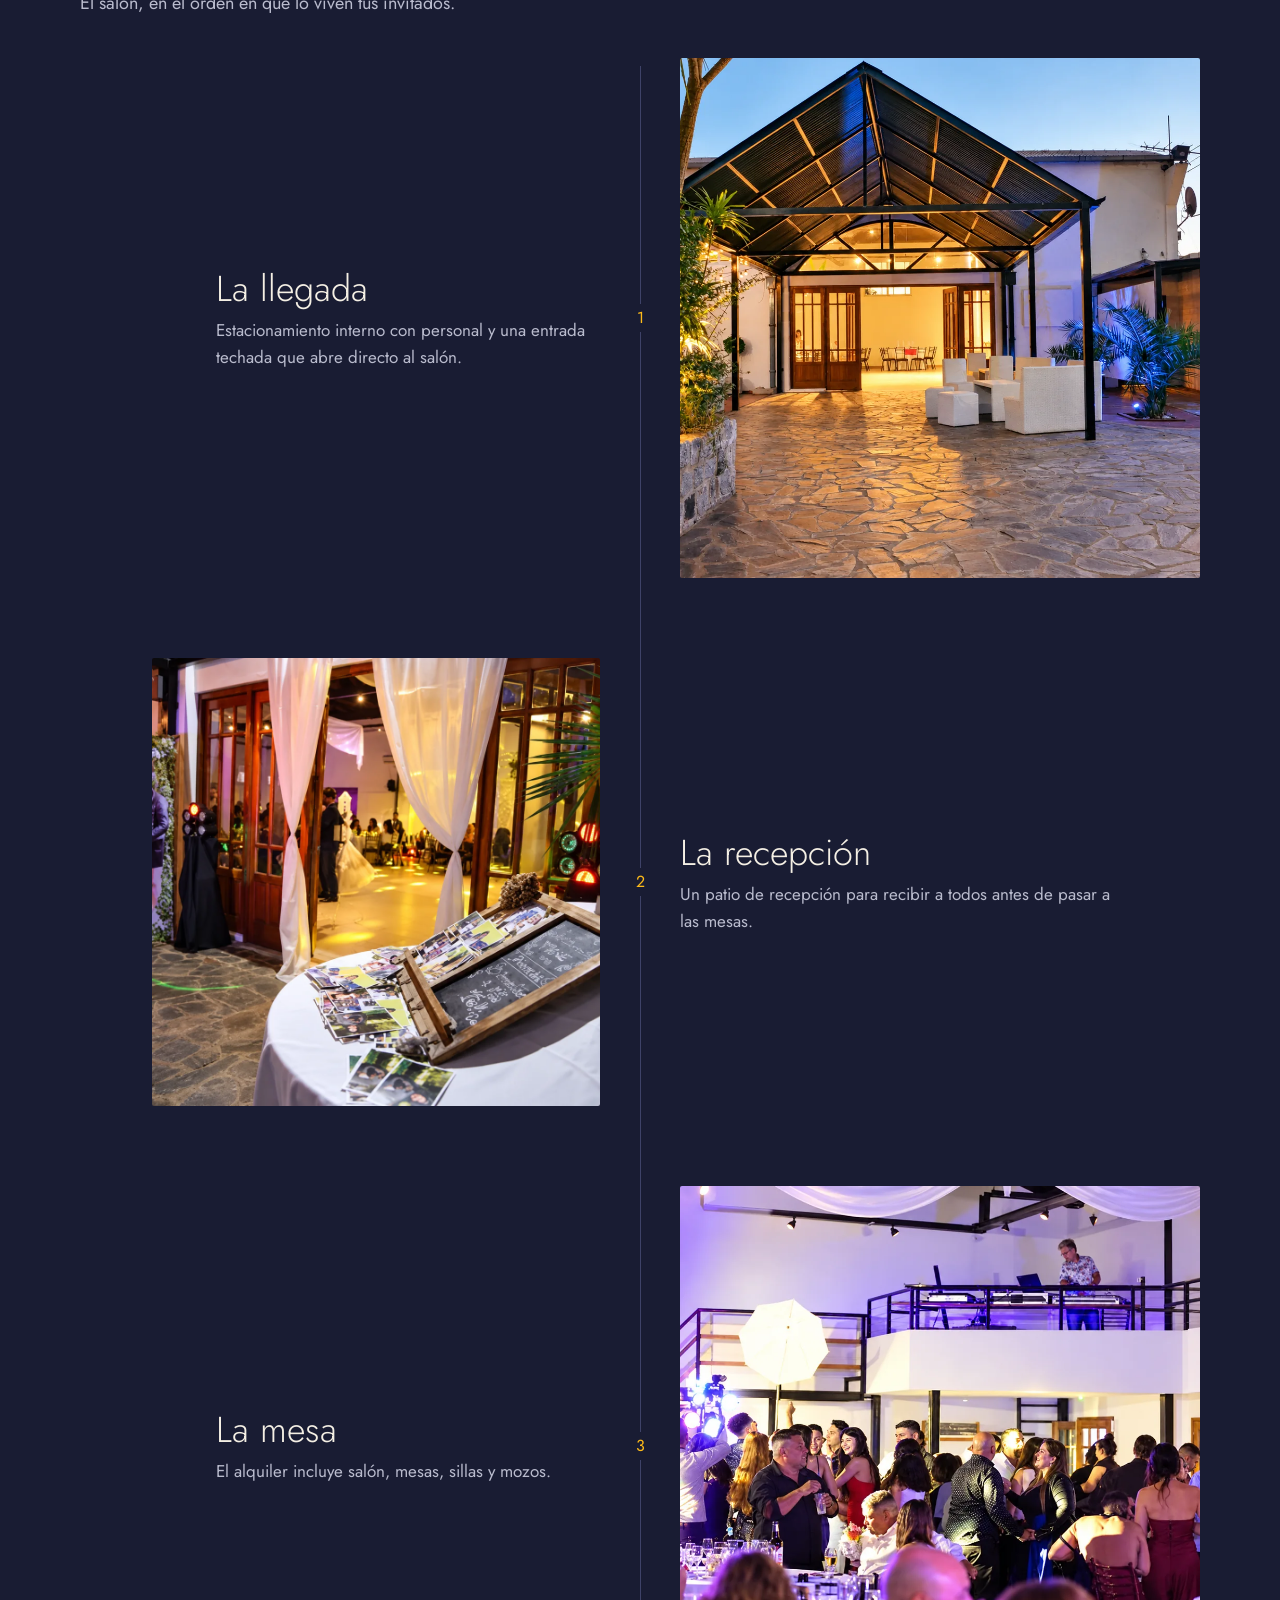
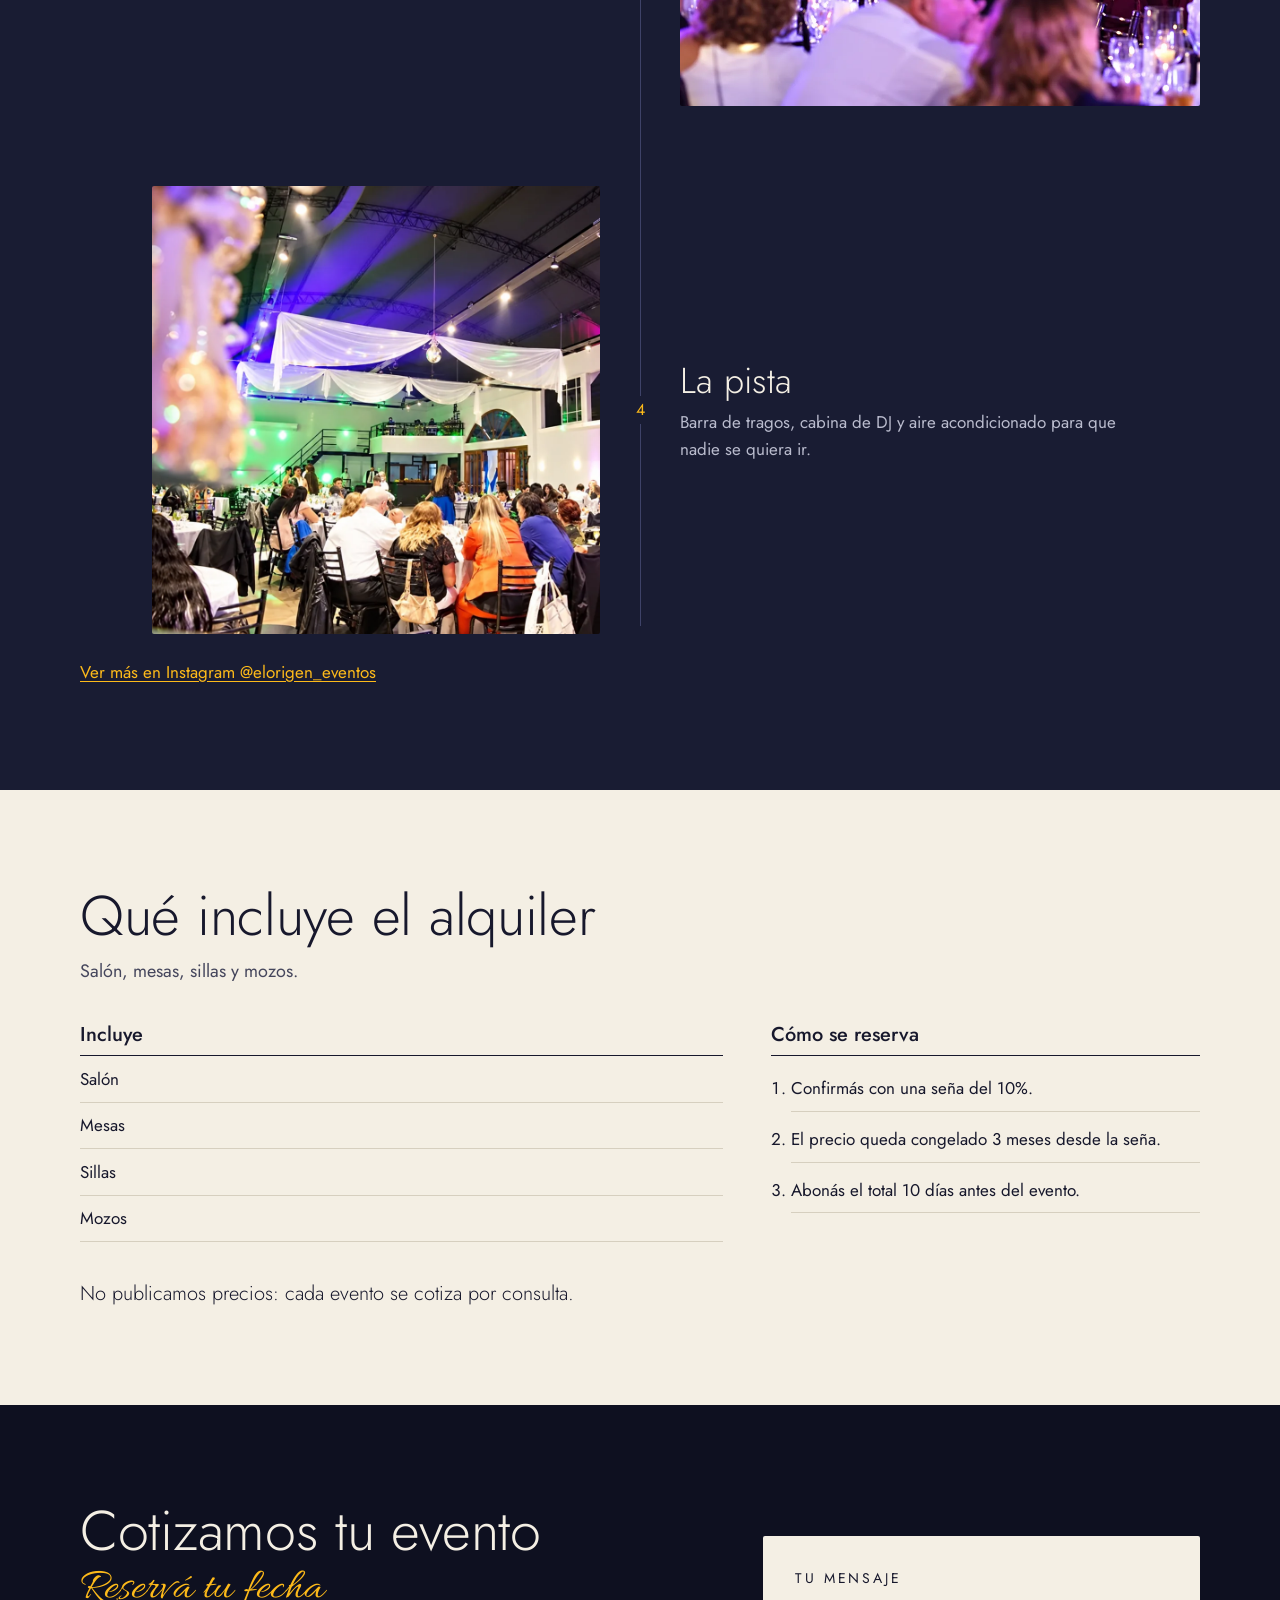
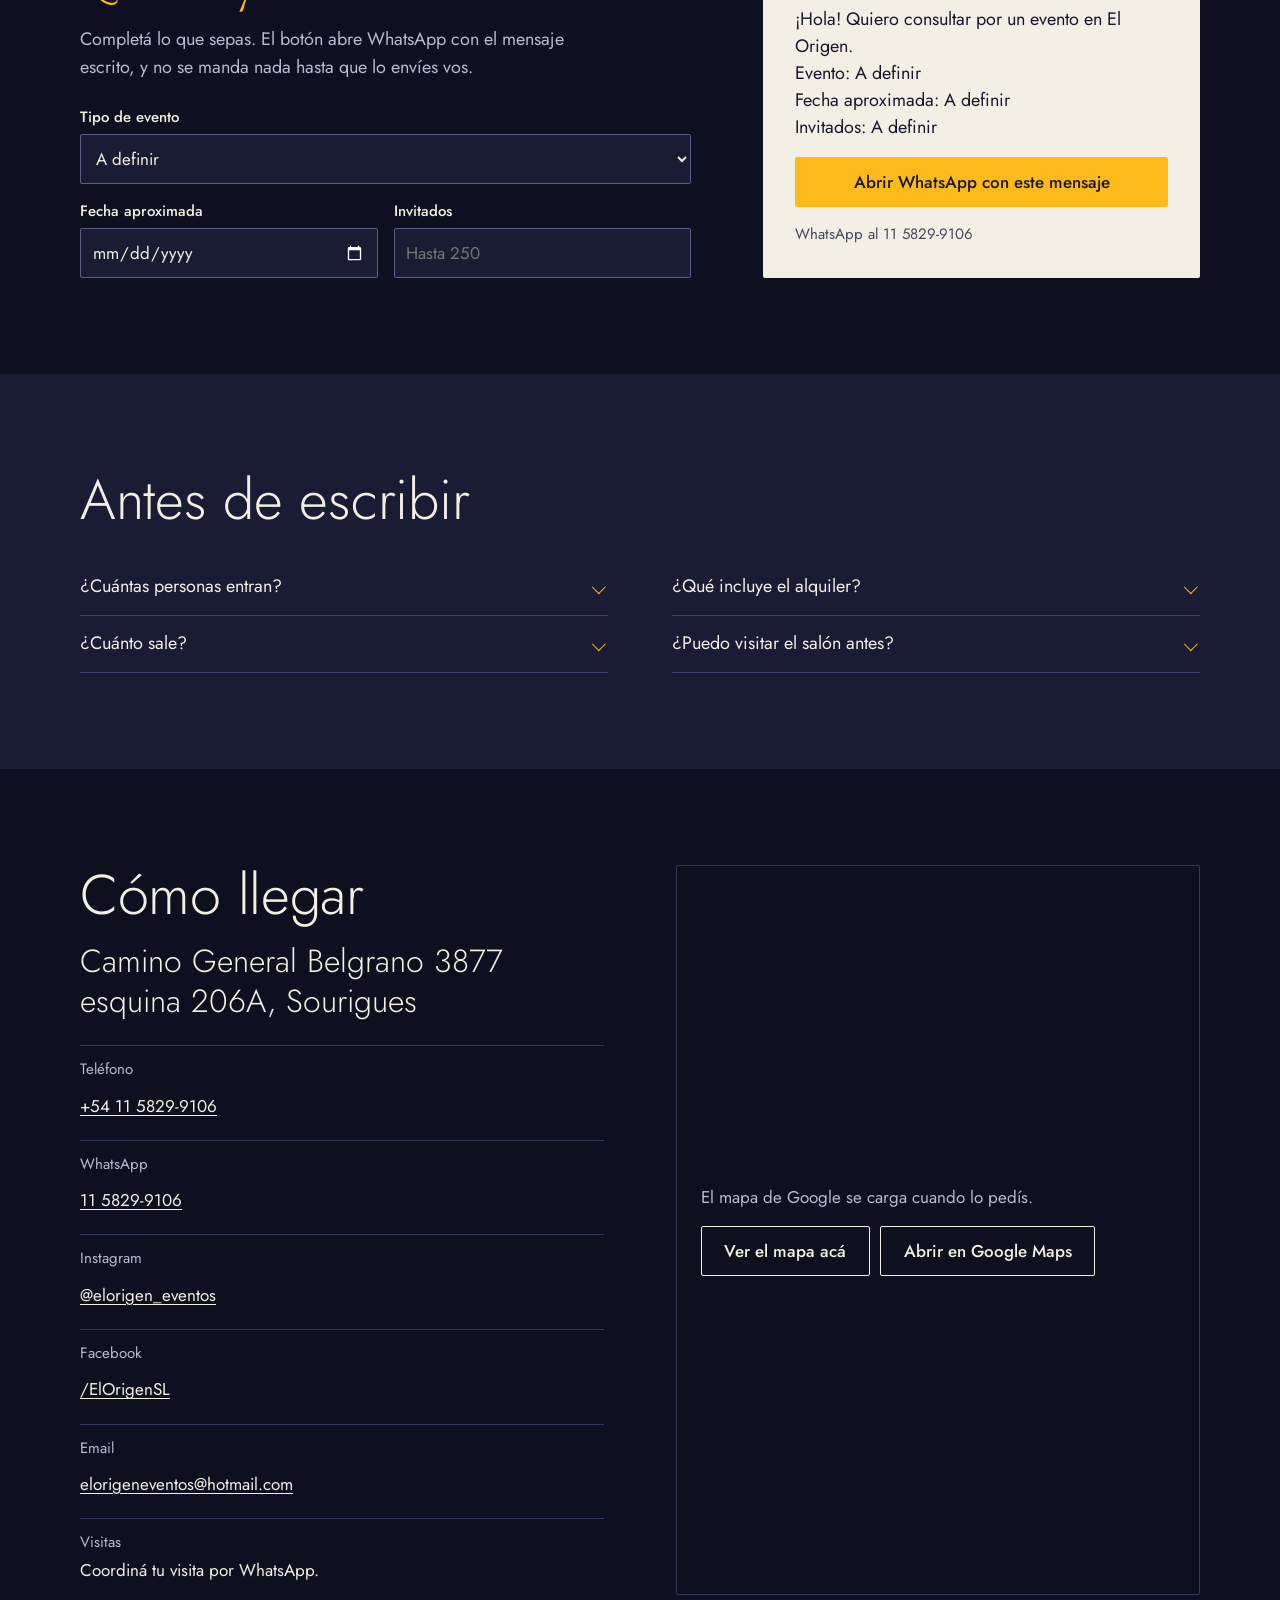
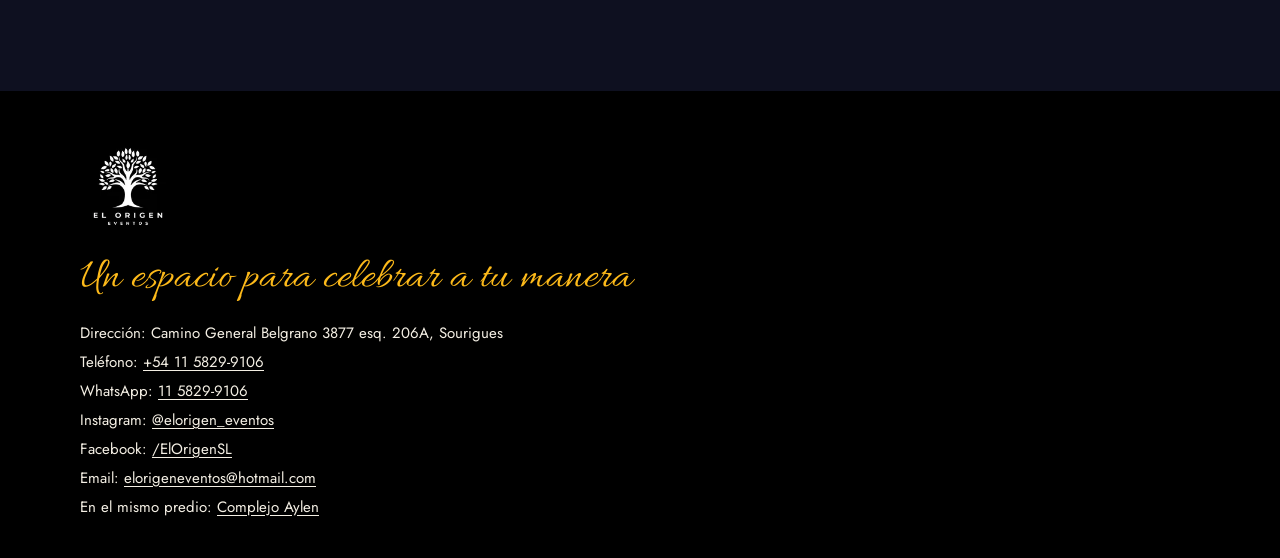
<file: el-origen-eventos-kit-demo/index.html>
<!doctype html>
<html lang="es-AR">
<head>
<meta charset="utf-8">
<meta name="viewport" content="width=device-width,initial-scale=1">
<title>El Origen · Salón de eventos para hasta 250 personas en Sourigues</title>
<meta name="description" content="Salón de eventos para hasta 250 personas en Camino General Belgrano 3877 esq. 206A, Sourigues. 15 años, casamientos, cumpleaños, bautismos y eventos empresariales.">
<meta name="robots" content="noindex,nofollow">
<meta name="theme-color" content="#0e1020">
<meta property="og:title" content="El Origen · Cada evento tiene un origen">
<meta property="og:description" content="Salón de eventos para hasta 250 personas en Sourigues.">
<meta property="og:type" content="website">
<meta property="og:locale" content="es_AR">
<meta property="og:url" content="https://elulises15.github.io/demos-clientes/el-origen-eventos-kit-demo/">
<meta property="og:image" content="https://elulises15.github.io/demos-clientes/el-origen-eventos-kit-demo/img/og-el-origen.jpg">
<link rel="icon" href="img/logo-el-origen.webp" type="image/webp">
<link rel="apple-touch-icon" href="img/logo-el-origen.webp">
<link rel="preload" href="fonts/jost.woff2" as="font" type="font/woff2" crossorigin>
<link rel="stylesheet" href="styles.css">
<script>document.documentElement.classList.add('js')</script>
<script src="script.js" defer></script>
<script type="application/ld+json">{"@context":"https://schema.org","@type":"EventVenue","name":"El Origen Eventos","alternateName":"El Origen. Salón de Eventos","slogan":"Cada evento tiene un origen","maximumAttendeeCapacity":250,"address":{"@type":"PostalAddress","streetAddress":"Camino General Belgrano 3877 esq. 206A","addressLocality":"Sourigues, Berazategui","addressRegion":"Buenos Aires","addressCountry":"AR"},"telephone":"+54 11 5829-9106","email":"elorigeneventos@hotmail.com","sameAs":["https://www.instagram.com/elorigen_eventos/","https://www.facebook.com/ElOrigenSL/"]}</script>
</head>
<body>
<a class="saltar" href="#contenido">Saltar al contenido</a>
<header class="cabecera">
  <a class="marca" href="#contenido">
    <img src="img/arbol.webp" width="40" height="40" alt="">
    <span>El Origen</span>
  </a>
  <nav class="menu" aria-label="Secciones">
    <a href="#eventos">Eventos</a>
    <a href="#noche">El salón</a>
    <a href="#alquiler">Alquiler</a>
    <a href="#preguntas">Preguntas</a>
    <a href="#llegar">Cómo llegar</a>
  </nav>
  <a class="cabecera__cta" href="#consulta">Consultar fecha</a>
</header>

<main id="contenido">
  <section class="portada" aria-labelledby="titulo">
    <picture class="portada__foto">
      <img src="img/foto-hero.webp?v=20261106" width="1000" height="1000" fetchpriority="high" alt="Entrada de El Origen Eventos de noche, iluminada.">
    </picture>
    <div class="portada__texto">
      <h1 id="titulo"><span class="nombre">El Origen</span> <span class="rubro">Salón de eventos en Sourigues</span></h1>
      <p class="lema">Cada evento tiene un origen</p>
      <p class="portada__datos">Hasta 250 personas en Camino General Belgrano 3877 esq. 206A. Un espacio para celebrar a tu manera.</p>
      <div class="acciones">
        <a class="btn btn--oro" href="#consulta">Consultar por mi fecha</a>
        <a class="btn btn--linea" href="https://wa.me/5491158299106?text=%C2%A1Hola%21%20Quiero%20consultar%20por%20un%20evento%20en%20El%20Origen." target="_blank" rel="noopener">Escribir por WhatsApp</a>
      </div>
    </div>
  </section>

  <section class="eventos" id="eventos" aria-labelledby="t-eventos">
    <div class="caja">
      <h2 id="t-eventos">¿Qué festejás?</h2>
      <p class="bajada">Elegí tu evento y te lo dejamos cargado en la consulta.</p>
      <ul class="tipos">
        <li><a href="#consulta" data-tipo="15 años">15 años</a></li>
        <li><a href="#consulta" data-tipo="Casamiento">Casamientos</a></li>
        <li><a href="#consulta" data-tipo="18 años">18 años</a></li>
        <li><a href="#consulta" data-tipo="Bautismo">Bautismos</a></li>
        <li><a href="#consulta" data-tipo="Comunión">Comuniones</a></li>
        <li><a href="#consulta" data-tipo="Cumpleaños">Cumpleaños</a></li>
        <li><a href="#consulta" data-tipo="Despedida de año">Despedidas de año</a></li>
        <li><a href="#consulta" data-tipo="Evento empresarial">Eventos empresariales</a></li>
        <li><a href="#consulta" data-tipo="Otro">Y mucho más</a></li>
      </ul>
      <figure class="resena">
        <blockquote>“Muy amplio para poder realizar cualquier tipo de evento”</blockquote>
        <figcaption>Reseña en Google, 10/09/2025 · 4,8 de 5 con 8 reseñas</figcaption>
      </figure>
    </div>
  </section>

  <section class="noche" id="noche" aria-labelledby="t-noche">
    <div class="caja">
      <h2 id="t-noche">Una noche en El Origen</h2>
      <p class="bajada">El salón, en el orden en que lo viven tus invitados.</p>
      <ol class="pasos">
        <li class="hilo" aria-hidden="true" role="presentation"><span></span></li>
        <li class="paso">
            <span class="paso__num" aria-hidden="true">1</span>
          <div class="paso__texto rv">
            <h3>La llegada</h3>
            <p>Estacionamiento interno con personal y una entrada techada que abre directo al salón.</p>
          </div>
          <figure class="paso__foto rv"><img src="img/foto-llegada.webp?v=20261106" width="1000" height="1000" loading="lazy" alt="Entrada de El Origen Eventos."></figure>
        </li>
        <li class="paso">
            <span class="paso__num" aria-hidden="true">2</span>
          <div class="paso__texto rv">
            <h3>La recepción</h3>
            <p>Un patio de recepción para recibir a todos antes de pasar a las mesas.</p>
          </div>
          <figure class="paso__foto paso__foto--chica rv"><img src="img/foto-recepcion.webp?v=20261106" width="1000" height="1000" loading="lazy" alt="Ambientación en la recepción de El Origen."></figure>
        </li>
        <li class="paso">
            <span class="paso__num" aria-hidden="true">3</span>
          <div class="paso__texto rv">
            <h3>La mesa</h3>
            <p>El alquiler incluye salón, mesas, sillas y mozos.</p>
          </div>
          <div class="paso__fotos rv">
            <figure class="paso__foto"><img src="img/foto-salon.webp?v=20261106" width="1000" height="1000" loading="lazy" alt="Salón de El Origen armado para una fiesta."></figure>
            
          </div>
        </li>
        <li class="paso">
            <span class="paso__num" aria-hidden="true">4</span>
          <div class="paso__texto rv">
            <h3>La pista</h3>
            <p>Barra de tragos, cabina de DJ y aire acondicionado para que nadie se quiera ir.</p>
          </div>
          <figure class="paso__foto paso__foto--chica rv"><img src="img/foto-pista.webp?v=20261106" width="1000" height="1000" loading="lazy" alt="Pista y ambiente de fiesta en El Origen."></figure>
        </li>
      </ol>
      <p class="mas-fotos"><a href="https://www.instagram.com/elorigen_eventos/" target="_blank" rel="noopener">Ver más en Instagram @elorigen_eventos</a></p>
    </div>
  </section>

  <section class="alquiler" id="alquiler" aria-labelledby="t-alquiler">
    <div class="caja">
      <h2 id="t-alquiler">Qué incluye el alquiler</h2>
      <p class="bajada">Salón, mesas, sillas y mozos.</p>
      <div class="cuentas">
        <div>
          <h3>Incluye</h3>
          <ul>
            <li>Salón</li>
            <li>Mesas</li>
            <li>Sillas</li>
            <li>Mozos</li>
          </ul>
        </div>
        <div>
          <h3>Cómo se reserva</h3>
          <ol class="reserva">
            <li>Confirmás con una seña del 10%.</li>
            <li>El precio queda congelado 3 meses desde la seña.</li>
            <li>Abonás el total 10 días antes del evento.</li>
          </ol>
        </div>
      </div>
      <p class="precios">No publicamos precios: cada evento se cotiza por consulta.</p>
    </div>
  </section>

  <section class="consulta" id="consulta" aria-labelledby="t-consulta">
    <div class="caja consulta__grilla">
      <div>
        <h2 id="t-consulta">Cotizamos tu evento</h2>
        <p class="lema lema--chico">Reservá tu fecha</p>
        <p class="bajada">Completá lo que sepas. El botón abre WhatsApp con el mensaje escrito, y no se manda nada hasta que lo envíes vos.</p>
        <form class="formu" id="formu">
          <label>Tipo de evento
            <select name="tipo">
              <option>A definir</option><option>15 años</option><option>Casamiento</option><option>18 años</option><option>Bautismo</option><option>Comunión</option><option>Cumpleaños</option><option>Despedida de año</option><option>Evento empresarial</option><option>Otro</option>
            </select>
          </label>
          <div class="formu__par">
            <label>Fecha aproximada <input type="date" name="fecha"></label>
            <label>Invitados <input type="number" name="invitados" min="1" inputmode="numeric" placeholder="Hasta 250" aria-describedby="invitados-aviso"></label>
          </div>
          <p class="formu__aviso" id="invitados-aviso" role="status"></p>
        </form>
      </div>
      <div class="tarjeta">
        <p class="tarjeta__titulo" id="t-mensaje">Tu mensaje</p>
        <output class="tarjeta__texto" id="mensaje" form="formu" aria-labelledby="t-mensaje">¡Hola! Quiero consultar por un evento en El Origen.
Evento: A definir
Fecha aproximada: A definir
Invitados: A definir</output>
        <a class="btn btn--oro" id="enviar" href="https://wa.me/5491158299106?text=%C2%A1Hola%21%20Quiero%20consultar%20por%20un%20evento%20en%20El%20Origen." target="_blank" rel="noopener">Abrir WhatsApp con este mensaje</a>
        <p class="tarjeta__nota">WhatsApp al 11 5829-9106</p>
      </div>
    </div>
  </section>

  <section class="preguntas" id="preguntas" aria-labelledby="t-preguntas">
    <div class="caja">
      <h2 id="t-preguntas">Antes de escribir</h2>
      <div class="faq">
        <details><summary>¿Cuántas personas entran?</summary><p>Hasta 250 personas.</p></details>
        <details><summary>¿Qué incluye el alquiler?</summary><p>Incluye el salón, mesas, sillas y mozos.</p></details>
        <details><summary>¿Cuánto sale?</summary><p>No publicamos precios. Contanos fecha e invitados y cotizamos tu evento.</p></details>
        <details><summary>¿Puedo visitar el salón antes?</summary><p>Sí, coordiná tu visita por WhatsApp.</p></details>
      </div>
    </div>
  </section>

  <section class="llegar" id="llegar" aria-labelledby="t-llegar">
    <div class="caja llegar__grilla">
      <div>
        <h2 id="t-llegar">Cómo llegar</h2>
        <address class="direccion">Camino General Belgrano 3877<br>esquina 206A, Sourigues</address>
        <dl class="datos">
          <div><dt>Teléfono</dt><dd><a href="tel:+541158299106">+54 11 5829-9106</a></dd></div>
          <div><dt>WhatsApp</dt><dd><a href="https://wa.me/5491158299106" target="_blank" rel="noopener">11 5829-9106</a></dd></div>
          <div><dt>Instagram</dt><dd><a href="https://www.instagram.com/elorigen_eventos/" target="_blank" rel="noopener">@elorigen_eventos</a></dd></div>
          <div><dt>Facebook</dt><dd><a href="https://www.facebook.com/ElOrigenSL/" target="_blank" rel="noopener">/ElOrigenSL</a></dd></div>
          <div><dt>Email</dt><dd><a href="mailto:elorigeneventos@hotmail.com">elorigeneventos@hotmail.com</a></dd></div>
          <div><dt>Visitas</dt><dd>Coordiná tu visita por WhatsApp.</dd></div>
        </dl>
      </div>
      <div class="mapa" id="mapa">
        <p>El mapa de Google se carga cuando lo pedís.</p>
        <div class="acciones">
          <button class="btn btn--linea" type="button" id="ver-mapa" hidden>Ver el mapa acá</button>
          <a class="btn btn--linea" href="https://www.google.com/maps/dir/?api=1&amp;destination=Camino+General+Belgrano+3877,+Sourigues,+Berazategui,+Buenos+Aires" target="_blank" rel="noopener">Abrir en Google Maps</a>
        </div>
      </div>
    </div>
  </section>
</main>

<footer class="pie">
  <div class="caja">
    <img src="img/logo-el-origen.webp" width="96" height="96" loading="lazy" alt="Logo de El Origen Eventos: árbol blanco sobre negro.">
    <p class="lema lema--chico">Un espacio para celebrar a tu manera</p>
    <p>Dirección: Camino General Belgrano 3877 esq. 206A, Sourigues</p>
    <p>Teléfono: <a href="tel:+541158299106">+54 11 5829-9106</a></p>
    <p>WhatsApp: <a href="https://wa.me/5491158299106" target="_blank" rel="noopener">11 5829-9106</a></p>
    <p>Instagram: <a href="https://www.instagram.com/elorigen_eventos/" target="_blank" rel="noopener">@elorigen_eventos</a></p>
    <p>Facebook: <a href="https://www.facebook.com/ElOrigenSL/" target="_blank" rel="noopener">/ElOrigenSL</a></p>
    <p>Email: <a href="mailto:elorigeneventos@hotmail.com">elorigeneventos@hotmail.com</a></p>
    <p>En el mismo predio: <a href="https://complejoaylen.com.ar/">Complejo Aylen</a></p>
  </div>
</footer>

<div class="barra" id="barra">
  <a class="btn btn--oro" href="#consulta">Consultar fecha</a>
</div>

<a class="fab" href="https://wa.me/5491158299106?text=%C2%A1Hola%21%20Quiero%20consultar%20por%20un%20evento%20en%20El%20Origen." target="_blank" rel="noopener" aria-label="Escribinos por WhatsApp"><svg aria-hidden="true" viewBox="0 0 24 24" width="28" height="28"><path fill="currentColor" d="M12.04 2C6.58 2 2.13 6.45 2.13 11.91c0 1.75.46 3.45 1.32 4.95L2.05 22l5.25-1.38a9.9 9.9 0 0 0 4.74 1.21c5.46 0 9.91-4.45 9.91-9.91S17.5 2 12.04 2Zm0 18.15c-1.48 0-2.93-.4-4.2-1.15l-.3-.18-3.12.82.83-3.04-.2-.31a8.2 8.2 0 0 1-1.26-4.38c0-4.54 3.7-8.24 8.25-8.24 4.54 0 8.24 3.7 8.24 8.24 0 4.55-3.7 8.24-8.24 8.24Zm4.52-6.16c-.25-.12-1.47-.72-1.69-.81-.23-.08-.39-.12-.56.13-.17.24-.64.8-.78.97-.14.16-.29.18-.54.06-.25-.12-1.05-.39-1.99-1.23-.74-.66-1.23-1.47-1.38-1.72-.14-.25-.02-.38.11-.5.11-.11.25-.29.37-.43.13-.15.17-.25.25-.42.08-.17.04-.31-.02-.43-.06-.13-.56-1.34-.76-1.84-.2-.48-.41-.42-.56-.43h-.48c-.17 0-.43.06-.66.31-.22.25-.86.85-.86 2.07 0 1.22.89 2.4 1.01 2.56.12.17 1.75 2.67 4.23 3.74.59.26 1.05.41 1.41.52.59.19 1.13.16 1.56.1.48-.07 1.47-.6 1.67-1.18.21-.58.21-1.07.15-1.18-.06-.1-.23-.16-.48-.28Z"/></svg></a>
</body>
</html>
</file>
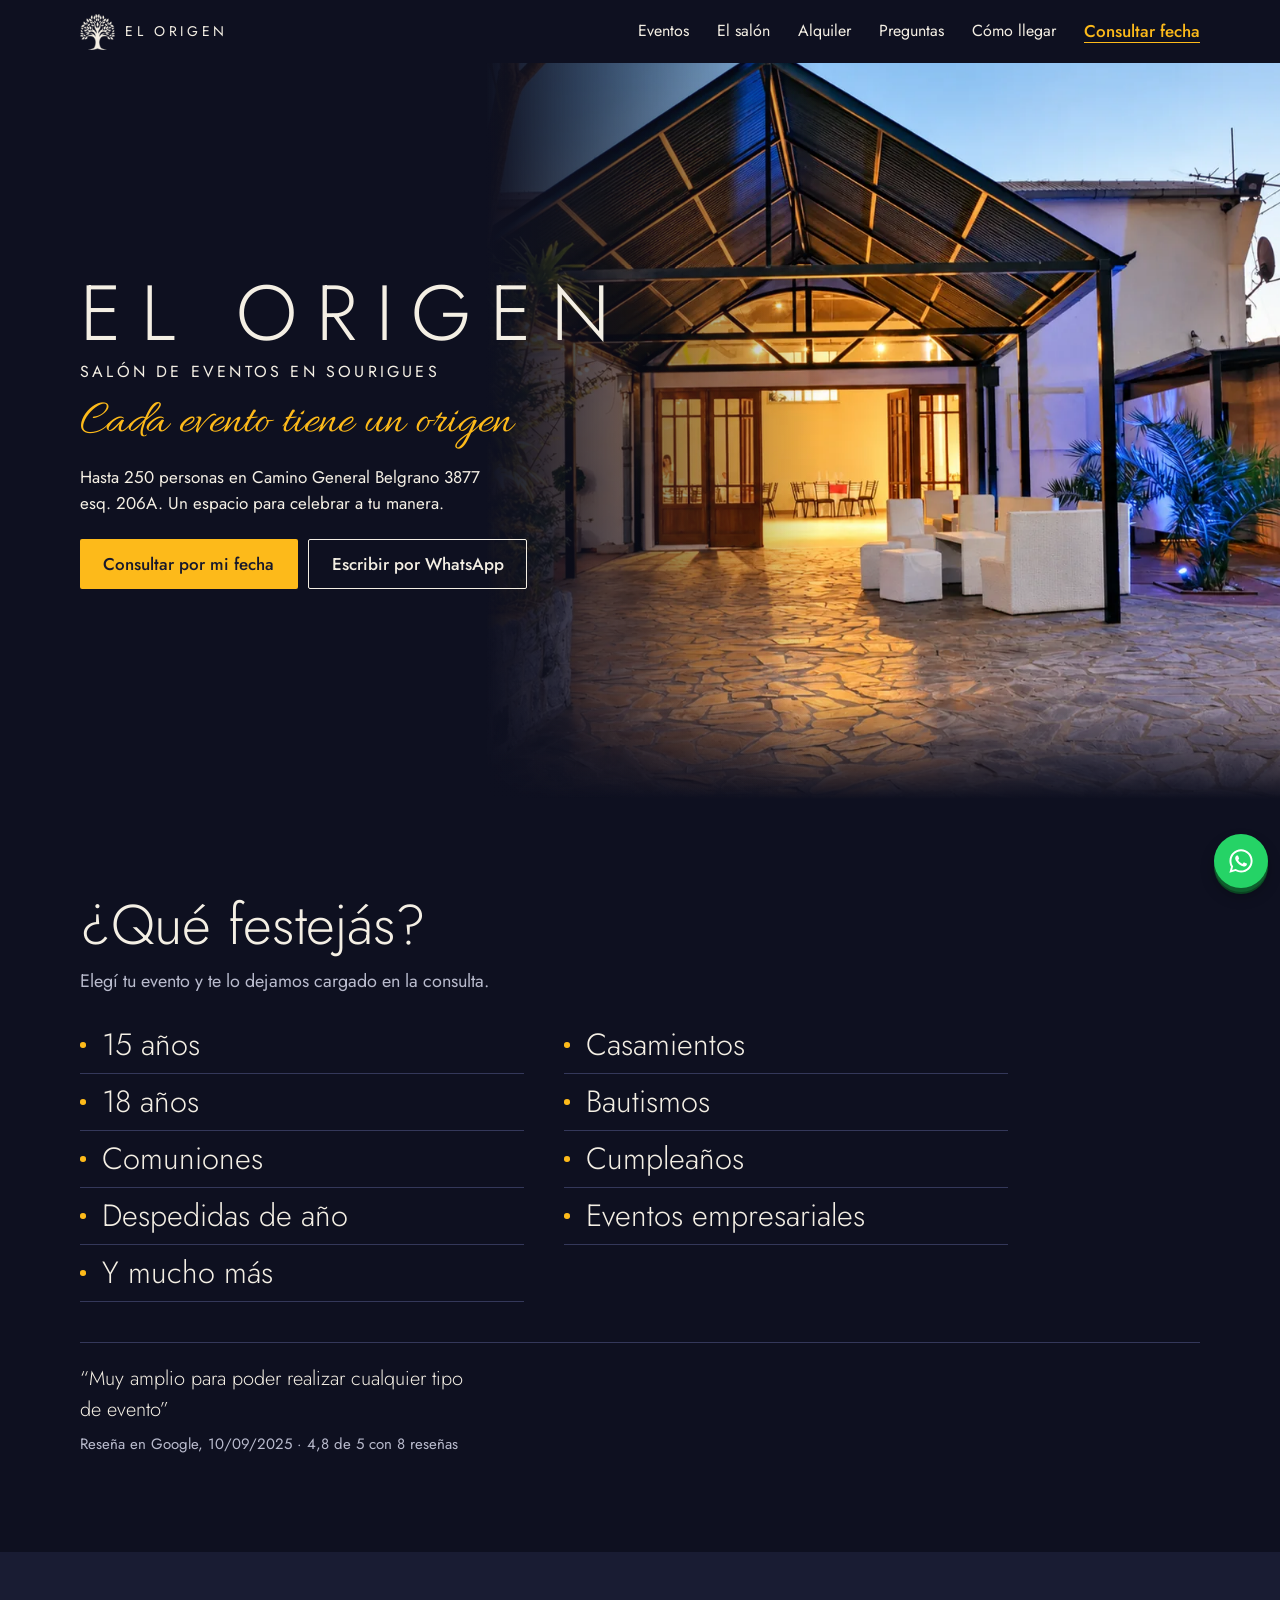
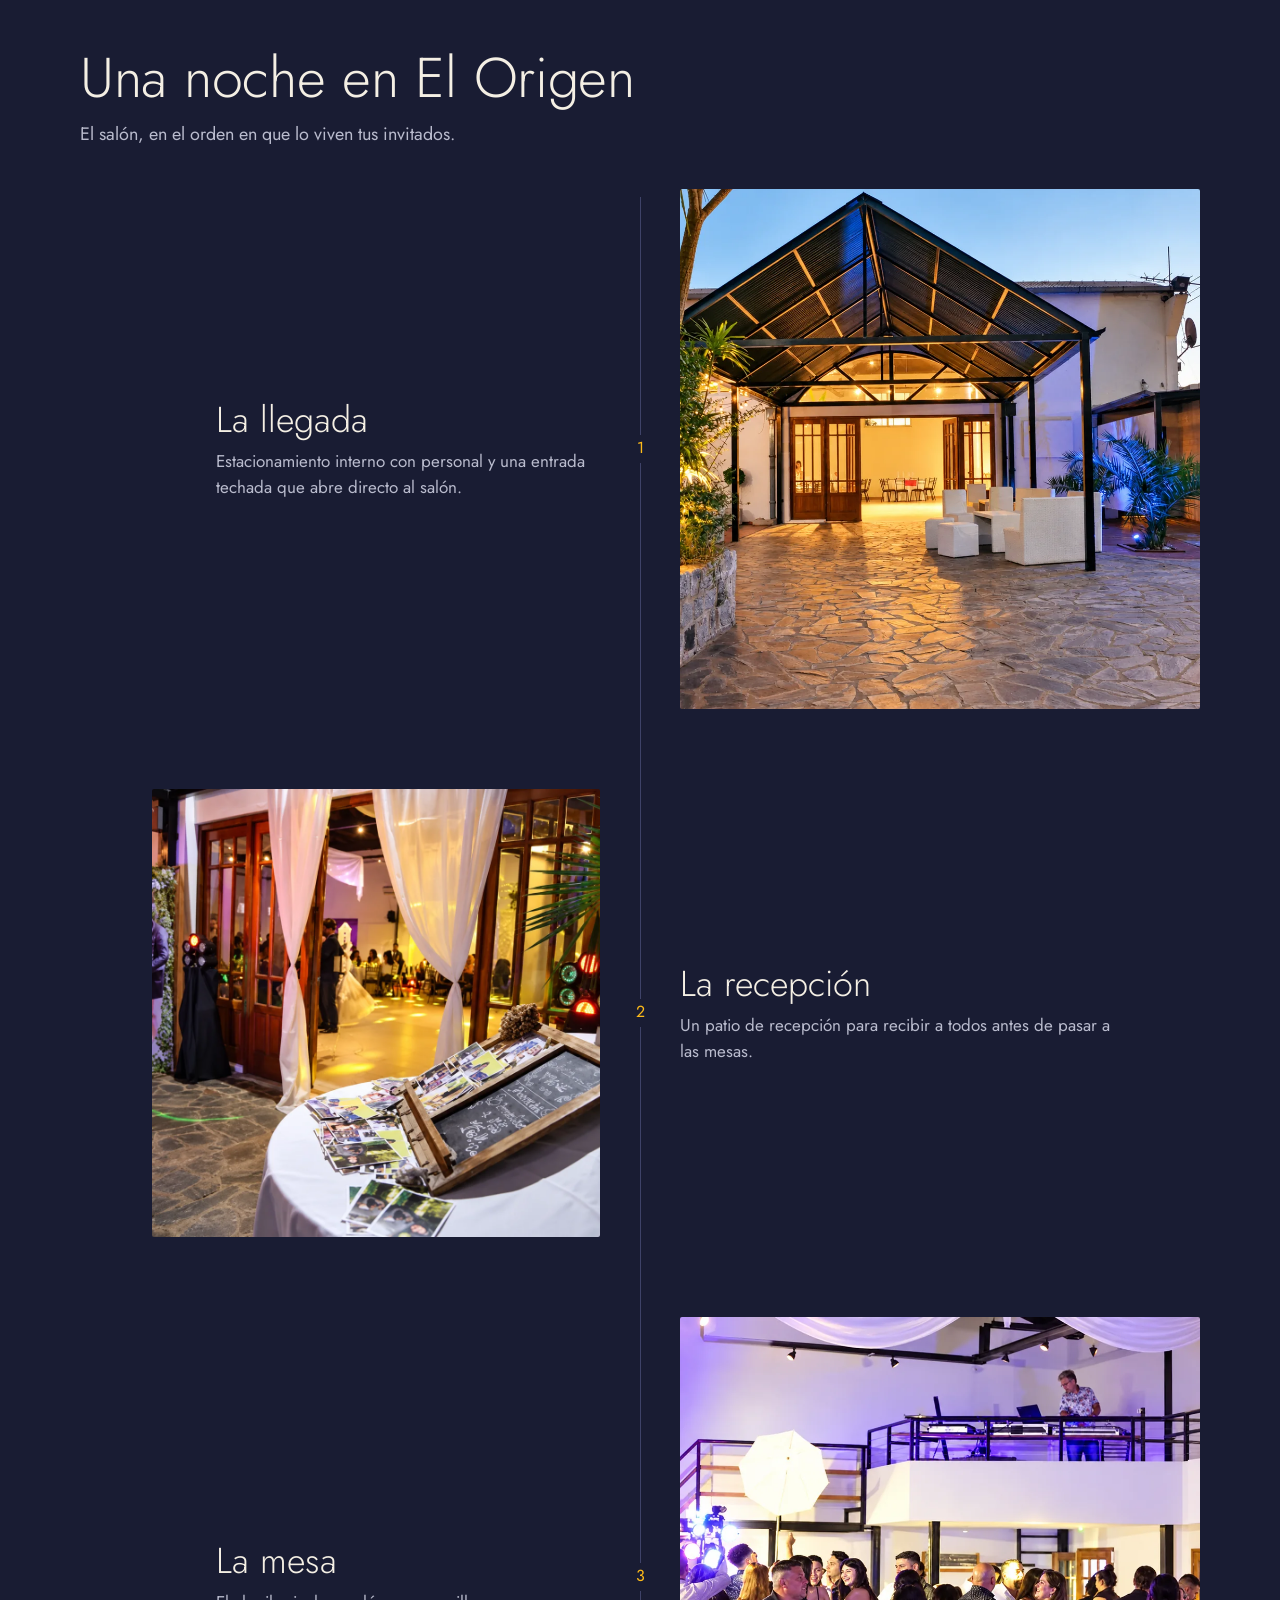
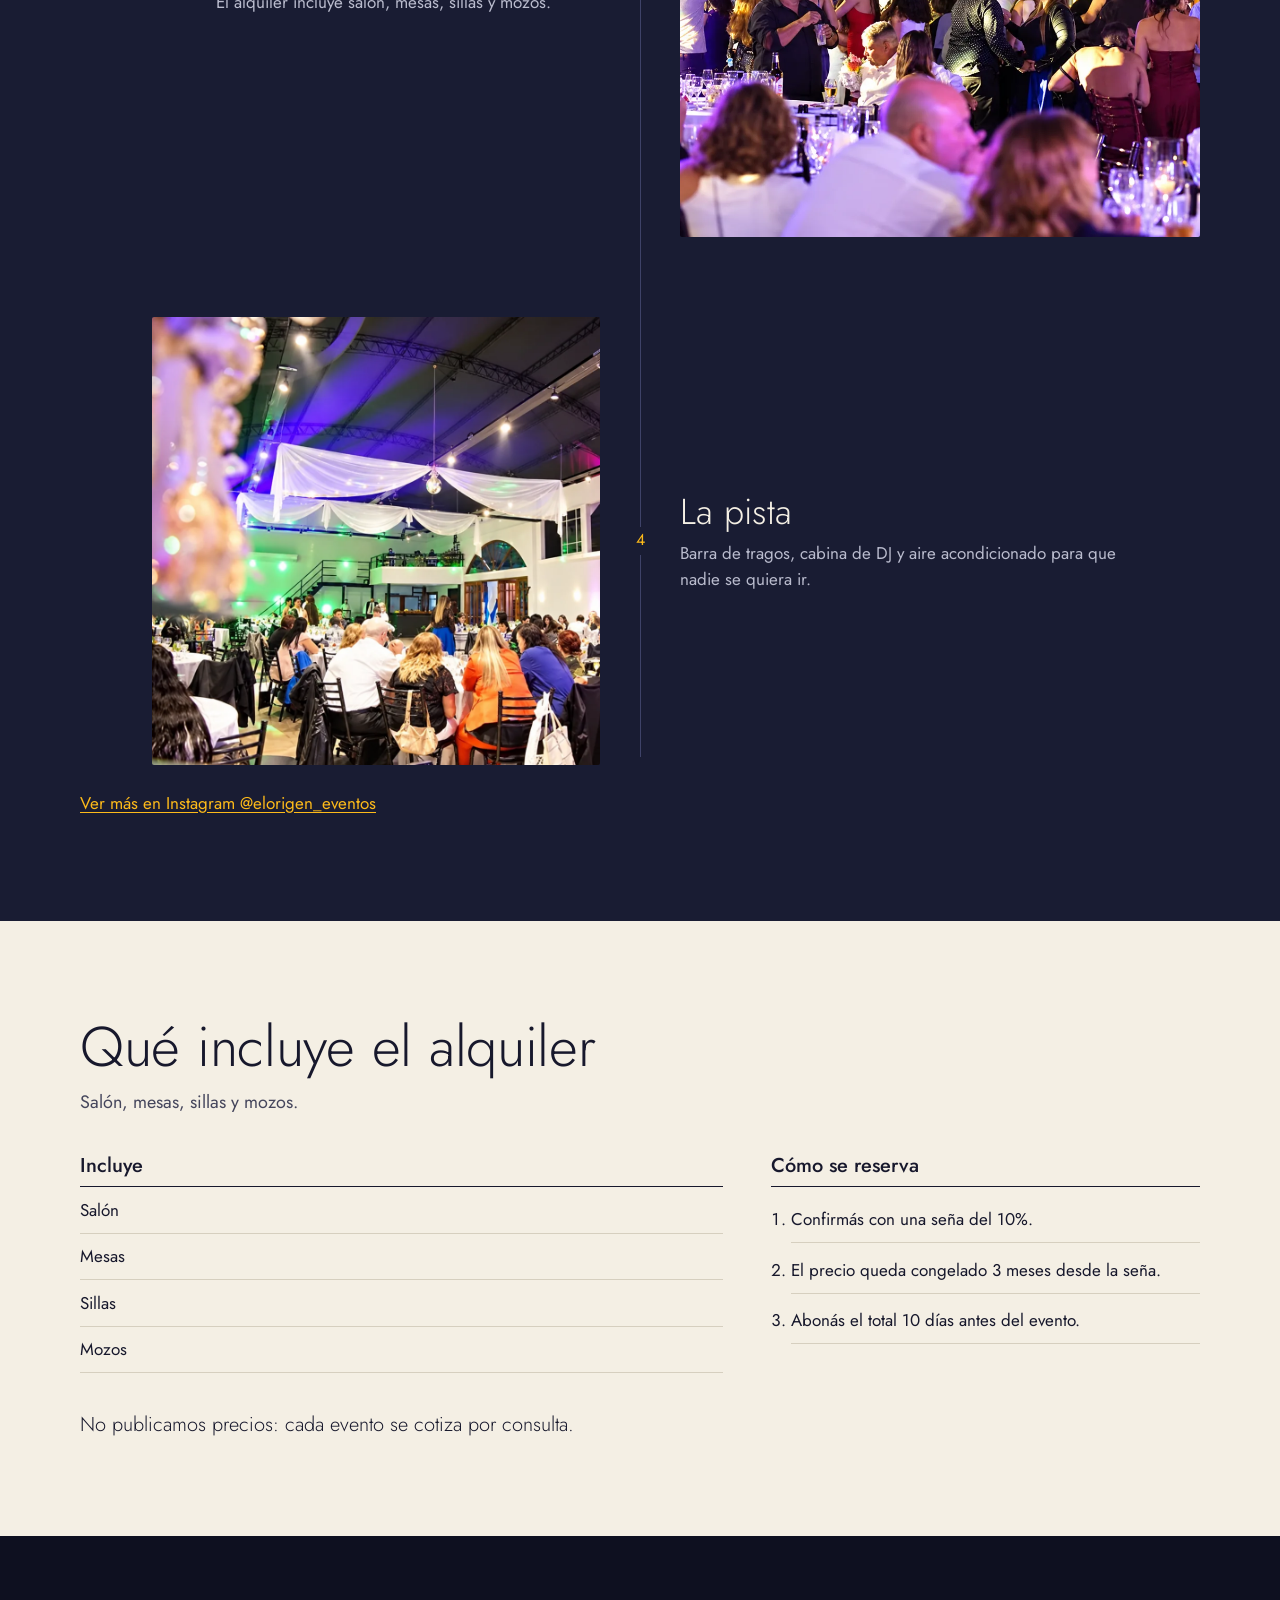
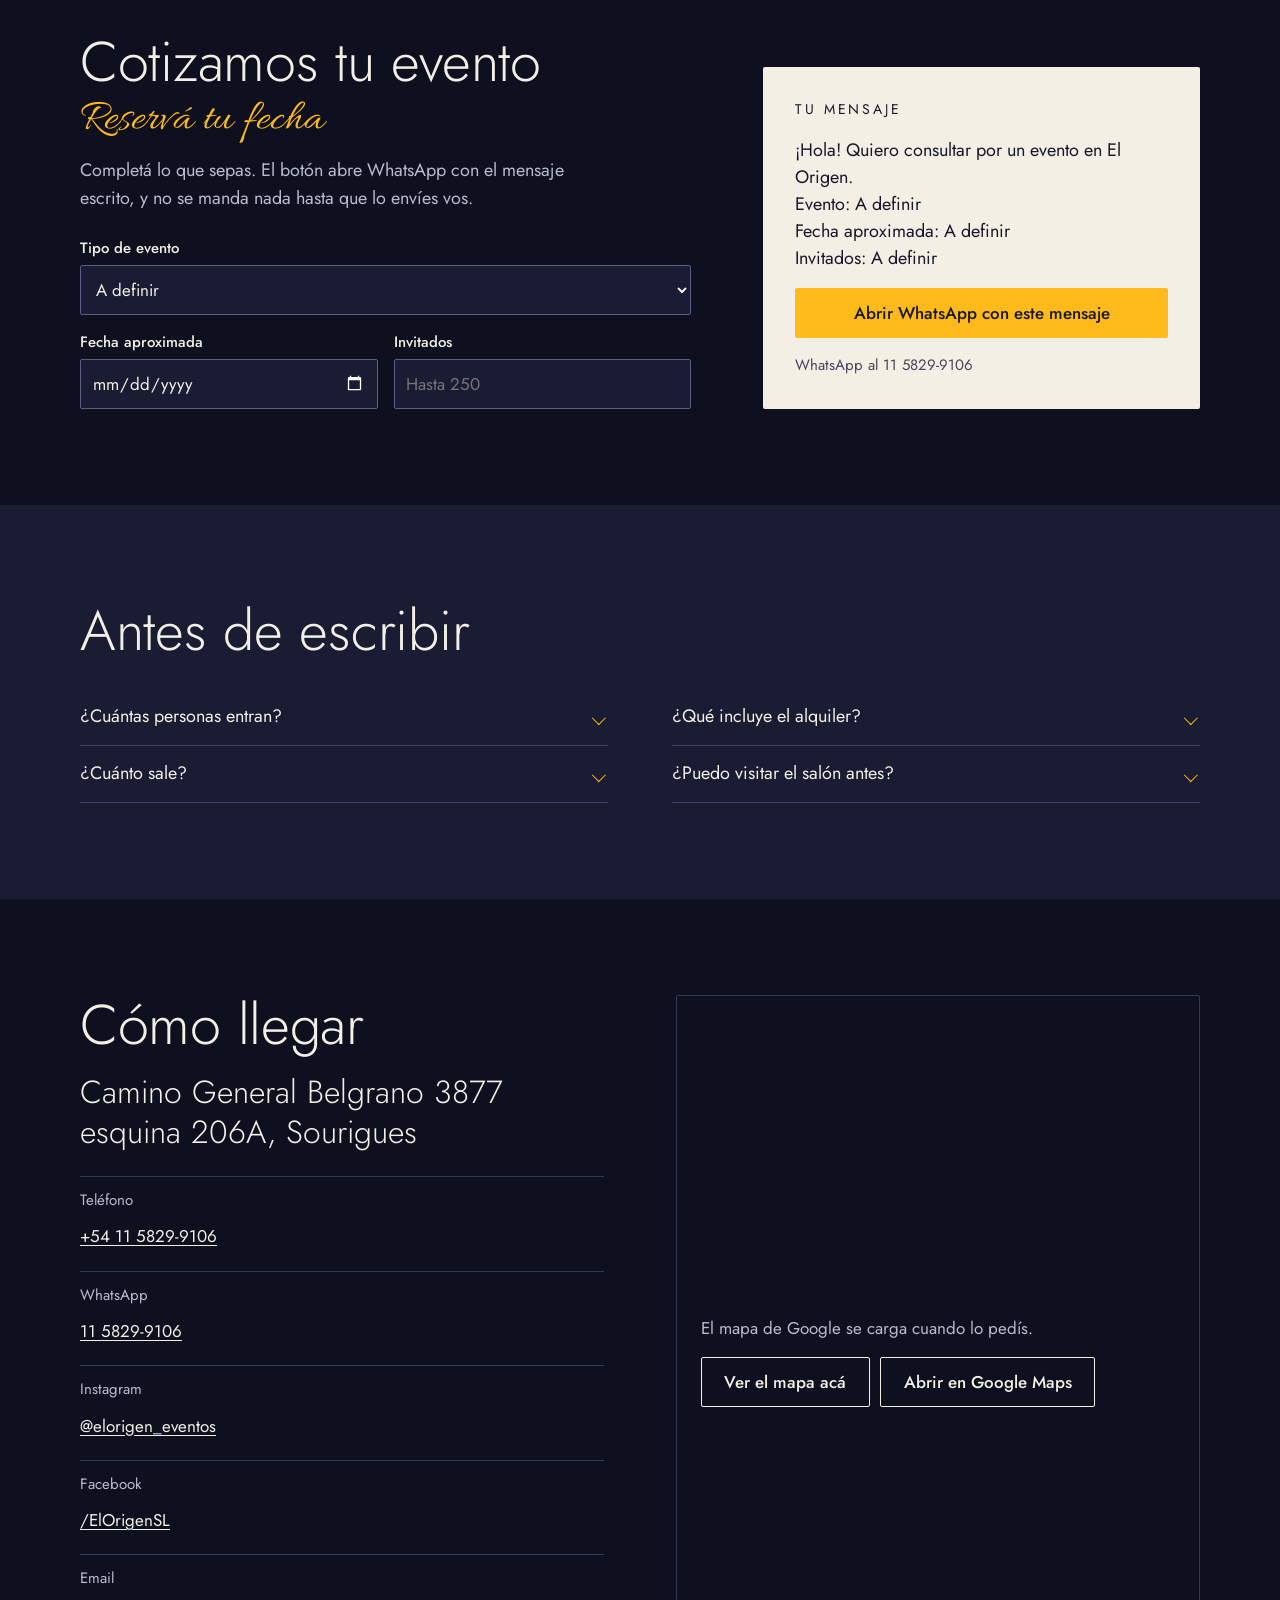
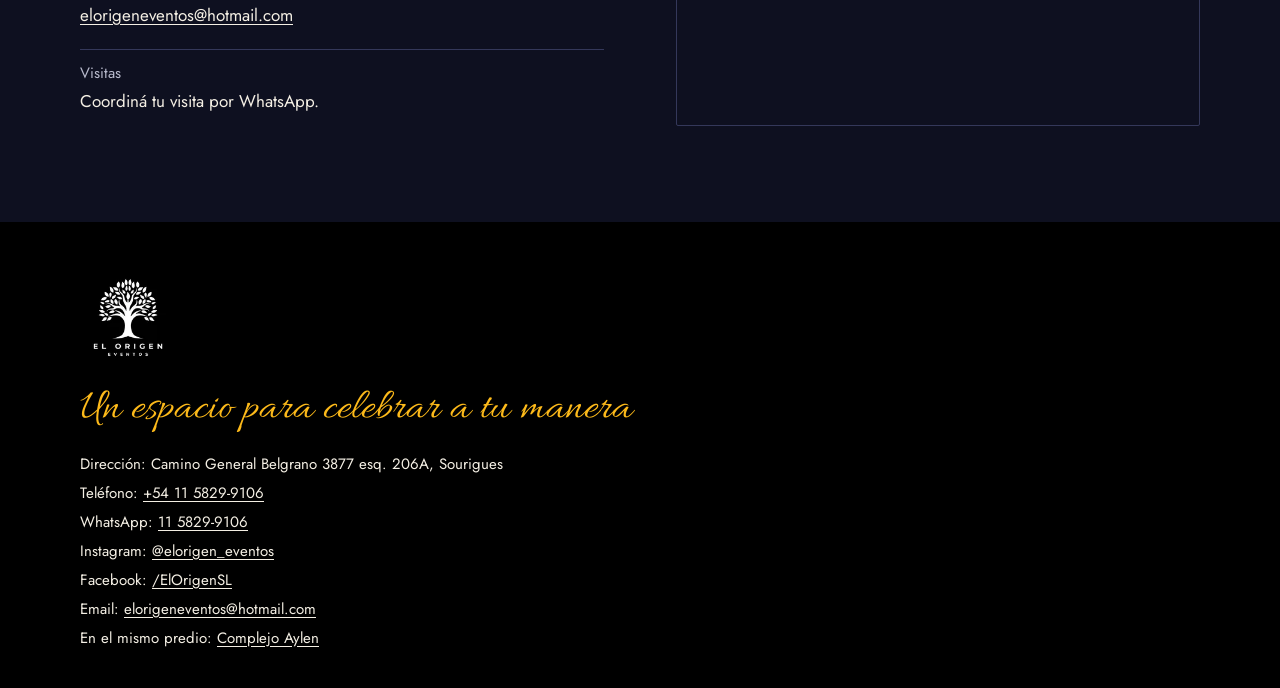
<file: el-origen-eventos/index.html>
<!doctype html>
<html lang="es-AR">
<head>
<meta charset="utf-8">
<meta name="viewport" content="width=device-width,initial-scale=1">
<title>El Origen · Salón de eventos para hasta 250 personas en Sourigues</title>
<meta name="description" content="Salón de eventos para hasta 250 personas en Camino General Belgrano 3877 esq. 206A, Sourigues. 15 años, casamientos, cumpleaños, bautismos y eventos empresariales.">
<meta name="robots" content="index,follow">
<link rel="canonical" href="https://elorigeneventos.com.ar/">
<meta name="theme-color" content="#0e1020">
<meta property="og:title" content="El Origen · Cada evento tiene un origen">
<meta property="og:description" content="Salón de eventos para hasta 250 personas en Sourigues.">
<meta property="og:type" content="website">
<meta property="og:locale" content="es_AR">
<meta property="og:url" content="https://elorigeneventos.com.ar/">
<meta property="og:image" content="https://elorigeneventos.com.ar/img/og-el-origen.jpg">
<link rel="icon" href="img/logo-el-origen.webp" type="image/webp">
<link rel="apple-touch-icon" href="img/logo-el-origen.webp">
<link rel="preload" href="fonts/jost.woff2" as="font" type="font/woff2" crossorigin>
<link rel="stylesheet" href="styles.css?v=20261106-mobile-list">
<script>document.documentElement.classList.add('js')</script>
<script src="script.js?v=20261106-mobile-list" defer></script>
<script type="application/ld+json">{"@context":"https://schema.org","@type":"EventVenue","name":"El Origen Eventos","alternateName":"El Origen. Salón de Eventos","slogan":"Cada evento tiene un origen","maximumAttendeeCapacity":250,"address":{"@type":"PostalAddress","streetAddress":"Camino General Belgrano 3877 esq. 206A","addressLocality":"Sourigues, Berazategui","addressRegion":"Buenos Aires","addressCountry":"AR"},"telephone":"+54 11 5829-9106","email":"elorigeneventos@hotmail.com","sameAs":["https://www.instagram.com/elorigen_eventos/","https://www.facebook.com/ElOrigenSL/"],"url":"https://elorigeneventos.com.ar/","image":"https://elorigeneventos.com.ar/img/og-el-origen.jpg","logo":"https://elorigeneventos.com.ar/img/logo-el-origen.webp"}</script>
</head>
<body>
<a class="saltar" href="#contenido">Saltar al contenido</a>
<header class="cabecera">
  <a class="marca" href="#contenido">
    <img src="img/arbol.webp" width="40" height="40" alt="">
    <span>El Origen</span>
  </a>
  <nav class="menu" aria-label="Secciones">
    <a href="#eventos">Eventos</a>
    <a href="#noche">El salón</a>
    <a href="#alquiler">Alquiler</a>
    <a href="#preguntas">Preguntas</a>
    <a href="#llegar">Cómo llegar</a>
  </nav>
  <a class="cabecera__cta" href="#consulta">Consultar fecha</a>
</header>

<main id="contenido">
  <section class="portada" aria-labelledby="titulo">
    <picture class="portada__foto">
      <img src="img/foto-hero.webp?v=20261106" width="1000" height="1000" fetchpriority="high" alt="Entrada de El Origen Eventos de noche, iluminada.">
    </picture>
    <div class="portada__texto">
      <h1 id="titulo"><span class="nombre">El Origen</span> <span class="rubro">Salón de eventos en Sourigues</span></h1>
      <p class="lema">Cada evento tiene un origen</p>
      <p class="portada__datos">Hasta 250 personas en Camino General Belgrano 3877 esq. 206A. Un espacio para celebrar a tu manera.</p>
      <div class="acciones">
        <a class="btn btn--oro" href="#consulta">Consultar por mi fecha</a>
        <a class="btn btn--linea" href="https://wa.me/5491158299106?text=%C2%A1Hola%21%20Quiero%20consultar%20por%20un%20evento%20en%20El%20Origen." target="_blank" rel="noopener">Escribir por WhatsApp</a>
      </div>
    </div>
  </section>

  <section class="eventos" id="eventos" aria-labelledby="t-eventos">
    <div class="caja">
      <h2 id="t-eventos">¿Qué festejás?</h2>
      <p class="bajada">Elegí tu evento y te lo dejamos cargado en la consulta.</p>
      <ul class="tipos">
        <li><a href="#consulta" data-tipo="15 años">15 años</a></li>
        <li><a href="#consulta" data-tipo="Casamiento">Casamientos</a></li>
        <li><a href="#consulta" data-tipo="18 años">18 años</a></li>
        <li><a href="#consulta" data-tipo="Bautismo">Bautismos</a></li>
        <li><a href="#consulta" data-tipo="Comunión">Comuniones</a></li>
        <li><a href="#consulta" data-tipo="Cumpleaños">Cumpleaños</a></li>
        <li><a href="#consulta" data-tipo="Despedida de año">Despedidas de año</a></li>
        <li><a href="#consulta" data-tipo="Evento empresarial">Eventos empresariales</a></li>
        <li><a href="#consulta" data-tipo="Otro">Y mucho más</a></li>
      </ul>
      <figure class="resena">
        <blockquote>“Muy amplio para poder realizar cualquier tipo de evento”</blockquote>
        <figcaption>Reseña en Google, 10/09/2025 · 4,8 de 5 con 8 reseñas</figcaption>
      </figure>
    </div>
  </section>

  <section class="noche" id="noche" aria-labelledby="t-noche">
    <div class="caja">
      <h2 id="t-noche">Una noche en El Origen</h2>
      <p class="bajada">El salón, en el orden en que lo viven tus invitados.</p>
      <ol class="pasos">
        <li class="hilo" aria-hidden="true" role="presentation"><span></span></li>
        <li class="paso">
            <span class="paso__num" aria-hidden="true">1</span>
          <div class="paso__texto rv">
            <h3>La llegada</h3>
            <p>Estacionamiento interno con personal y una entrada techada que abre directo al salón.</p>
          </div>
          <figure class="paso__foto rv"><img src="img/foto-llegada.webp?v=20261106" width="1000" height="1000" loading="lazy" alt="Entrada de El Origen Eventos."></figure>
        </li>
        <li class="paso">
            <span class="paso__num" aria-hidden="true">2</span>
          <div class="paso__texto rv">
            <h3>La recepción</h3>
            <p>Un patio de recepción para recibir a todos antes de pasar a las mesas.</p>
          </div>
          <figure class="paso__foto paso__foto--chica rv"><img src="img/foto-recepcion.webp?v=20261106" width="1000" height="1000" loading="lazy" alt="Ambientación en la recepción de El Origen."></figure>
        </li>
        <li class="paso">
            <span class="paso__num" aria-hidden="true">3</span>
          <div class="paso__texto rv">
            <h3>La mesa</h3>
            <p>El alquiler incluye salón, mesas, sillas y mozos.</p>
          </div>
          <div class="paso__fotos rv">
            <figure class="paso__foto"><img src="img/foto-salon.webp?v=20261106" width="1000" height="1000" loading="lazy" alt="Salón de El Origen armado para una fiesta."></figure>

          </div>
        </li>
        <li class="paso">
            <span class="paso__num" aria-hidden="true">4</span>
          <div class="paso__texto rv">
            <h3>La pista</h3>
            <p>Barra de tragos, cabina de DJ y aire acondicionado para que nadie se quiera ir.</p>
          </div>
          <figure class="paso__foto paso__foto--chica rv"><img src="img/foto-pista.webp?v=20261106" width="1000" height="1000" loading="lazy" alt="Pista y ambiente de fiesta en El Origen."></figure>
        </li>
      </ol>
      <p class="mas-fotos"><a href="https://www.instagram.com/elorigen_eventos/" target="_blank" rel="noopener">Ver más en Instagram @elorigen_eventos</a></p>
    </div>
  </section>

  <section class="alquiler" id="alquiler" aria-labelledby="t-alquiler">
    <div class="caja">
      <h2 id="t-alquiler">Qué incluye el alquiler</h2>
      <p class="bajada">Salón, mesas, sillas y mozos.</p>
      <div class="cuentas">
        <div>
          <h3>Incluye</h3>
          <ul>
            <li>Salón</li>
            <li>Mesas</li>
            <li>Sillas</li>
            <li>Mozos</li>
          </ul>
        </div>
        <div>
          <h3>Cómo se reserva</h3>
          <ol class="reserva">
            <li>Confirmás con una seña del 10%.</li>
            <li>El precio queda congelado 3 meses desde la seña.</li>
            <li>Abonás el total 10 días antes del evento.</li>
          </ol>
        </div>
      </div>
      <p class="precios">No publicamos precios: cada evento se cotiza por consulta.</p>
    </div>
  </section>

  <section class="consulta" id="consulta" aria-labelledby="t-consulta">
    <div class="caja consulta__grilla">
      <div>
        <h2 id="t-consulta">Cotizamos tu evento</h2>
        <p class="lema lema--chico">Reservá tu fecha</p>
        <p class="bajada">Completá lo que sepas. El botón abre WhatsApp con el mensaje escrito, y no se manda nada hasta que lo envíes vos.</p>
        <form class="formu" id="formu">
          <label>Tipo de evento
            <select name="tipo">
              <option>A definir</option><option>15 años</option><option>Casamiento</option><option>18 años</option><option>Bautismo</option><option>Comunión</option><option>Cumpleaños</option><option>Despedida de año</option><option>Evento empresarial</option><option>Otro</option>
            </select>
          </label>
          <div class="formu__par">
            <label>Fecha aproximada <input type="date" name="fecha"></label>
            <label>Invitados <input type="number" name="invitados" min="1" inputmode="numeric" placeholder="Hasta 250" aria-describedby="invitados-aviso"></label>
          </div>
          <p class="formu__aviso" id="invitados-aviso" role="status"></p>
        </form>
      </div>
      <div class="tarjeta">
        <p class="tarjeta__titulo" id="t-mensaje">Tu mensaje</p>
        <output class="tarjeta__texto" id="mensaje" form="formu" aria-labelledby="t-mensaje">¡Hola! Quiero consultar por un evento en El Origen.
Evento: A definir
Fecha aproximada: A definir
Invitados: A definir</output>
        <a class="btn btn--oro" id="enviar" href="https://wa.me/5491158299106?text=%C2%A1Hola%21%20Quiero%20consultar%20por%20un%20evento%20en%20El%20Origen." target="_blank" rel="noopener">Abrir WhatsApp con este mensaje</a>
        <p class="tarjeta__nota">WhatsApp al 11 5829-9106</p>
      </div>
    </div>
  </section>

  <section class="preguntas" id="preguntas" aria-labelledby="t-preguntas">
    <div class="caja">
      <h2 id="t-preguntas">Antes de escribir</h2>
      <div class="faq">
        <details><summary>¿Cuántas personas entran?</summary><p>Hasta 250 personas.</p></details>
        <details><summary>¿Qué incluye el alquiler?</summary><p>Incluye el salón, mesas, sillas y mozos.</p></details>
        <details><summary>¿Cuánto sale?</summary><p>No publicamos precios. Contanos fecha e invitados y cotizamos tu evento.</p></details>
        <details><summary>¿Puedo visitar el salón antes?</summary><p>Sí, coordiná tu visita por WhatsApp.</p></details>
      </div>
    </div>
  </section>

  <section class="llegar" id="llegar" aria-labelledby="t-llegar">
    <div class="caja llegar__grilla">
      <div>
        <h2 id="t-llegar">Cómo llegar</h2>
        <address class="direccion">Camino General Belgrano 3877<br>esquina 206A, Sourigues</address>
        <dl class="datos">
          <div><dt>Teléfono</dt><dd><a href="tel:+541158299106">+54 11 5829-9106</a></dd></div>
          <div><dt>WhatsApp</dt><dd><a href="https://wa.me/5491158299106" target="_blank" rel="noopener">11 5829-9106</a></dd></div>
          <div><dt>Instagram</dt><dd><a href="https://www.instagram.com/elorigen_eventos/" target="_blank" rel="noopener">@elorigen_eventos</a></dd></div>
          <div><dt>Facebook</dt><dd><a href="https://www.facebook.com/ElOrigenSL/" target="_blank" rel="noopener">/ElOrigenSL</a></dd></div>
          <div><dt>Email</dt><dd><a href="mailto:elorigeneventos@hotmail.com">elorigeneventos@hotmail.com</a></dd></div>
          <div><dt>Visitas</dt><dd>Coordiná tu visita por WhatsApp.</dd></div>
        </dl>
      </div>
      <div class="mapa" id="mapa">
        <p>El mapa de Google se carga cuando lo pedís.</p>
        <div class="acciones">
          <button class="btn btn--linea" type="button" id="ver-mapa" hidden>Ver el mapa acá</button>
          <a class="btn btn--linea" href="https://www.google.com/maps/dir/?api=1&amp;destination=Camino+General+Belgrano+3877,+Sourigues,+Berazategui,+Buenos+Aires" target="_blank" rel="noopener">Abrir en Google Maps</a>
        </div>
      </div>
    </div>
  </section>
</main>

<footer class="pie">
  <div class="caja">
    <img src="img/logo-el-origen.webp" width="96" height="96" loading="lazy" alt="Logo de El Origen Eventos: árbol blanco sobre negro.">
    <p class="lema lema--chico">Un espacio para celebrar a tu manera</p>
    <p>Dirección: Camino General Belgrano 3877 esq. 206A, Sourigues</p>
    <p>Teléfono: <a href="tel:+541158299106">+54 11 5829-9106</a></p>
    <p>WhatsApp: <a href="https://wa.me/5491158299106" target="_blank" rel="noopener">11 5829-9106</a></p>
    <p>Instagram: <a href="https://www.instagram.com/elorigen_eventos/" target="_blank" rel="noopener">@elorigen_eventos</a></p>
    <p>Facebook: <a href="https://www.facebook.com/ElOrigenSL/" target="_blank" rel="noopener">/ElOrigenSL</a></p>
    <p>Email: <a href="mailto:elorigeneventos@hotmail.com">elorigeneventos@hotmail.com</a></p>
    <p>En el mismo predio: <a href="https://complejoaylen.com.ar/">Complejo Aylen</a></p>
  </div>
</footer>

<div class="barra" id="barra">
  <a class="btn btn--oro" href="#consulta">Consultar fecha</a>
</div>

<a class="fab" href="https://wa.me/5491158299106?text=%C2%A1Hola%21%20Quiero%20consultar%20por%20un%20evento%20en%20El%20Origen." target="_blank" rel="noopener" aria-label="Escribinos por WhatsApp"><svg aria-hidden="true" viewBox="0 0 24 24" width="28" height="28"><path fill="currentColor" d="M12.04 2C6.58 2 2.13 6.45 2.13 11.91c0 1.75.46 3.45 1.32 4.95L2.05 22l5.25-1.38a9.9 9.9 0 0 0 4.74 1.21c5.46 0 9.91-4.45 9.91-9.91S17.5 2 12.04 2Zm0 18.15c-1.48 0-2.93-.4-4.2-1.15l-.3-.18-3.12.82.83-3.04-.2-.31a8.2 8.2 0 0 1-1.26-4.38c0-4.54 3.7-8.24 8.25-8.24 4.54 0 8.24 3.7 8.24 8.24 0 4.55-3.7 8.24-8.24 8.24Zm4.52-6.16c-.25-.12-1.47-.72-1.69-.81-.23-.08-.39-.12-.56.13-.17.24-.64.8-.78.97-.14.16-.29.18-.54.06-.25-.12-1.05-.39-1.99-1.23-.74-.66-1.23-1.47-1.38-1.72-.14-.25-.02-.38.11-.5.11-.11.25-.29.37-.43.13-.15.17-.25.25-.42.08-.17.04-.31-.02-.43-.06-.13-.56-1.34-.76-1.84-.2-.48-.41-.42-.56-.43h-.48c-.17 0-.43.06-.66.31-.22.25-.86.85-.86 2.07 0 1.22.89 2.4 1.01 2.56.12.17 1.75 2.67 4.23 3.74.59.26 1.05.41 1.41.52.59.19 1.13.16 1.56.1.48-.07 1.47-.6 1.67-1.18.21-.58.21-1.07.15-1.18-.06-.1-.23-.16-.48-.28Z"/></svg></a>
</body>
</html>
</file>
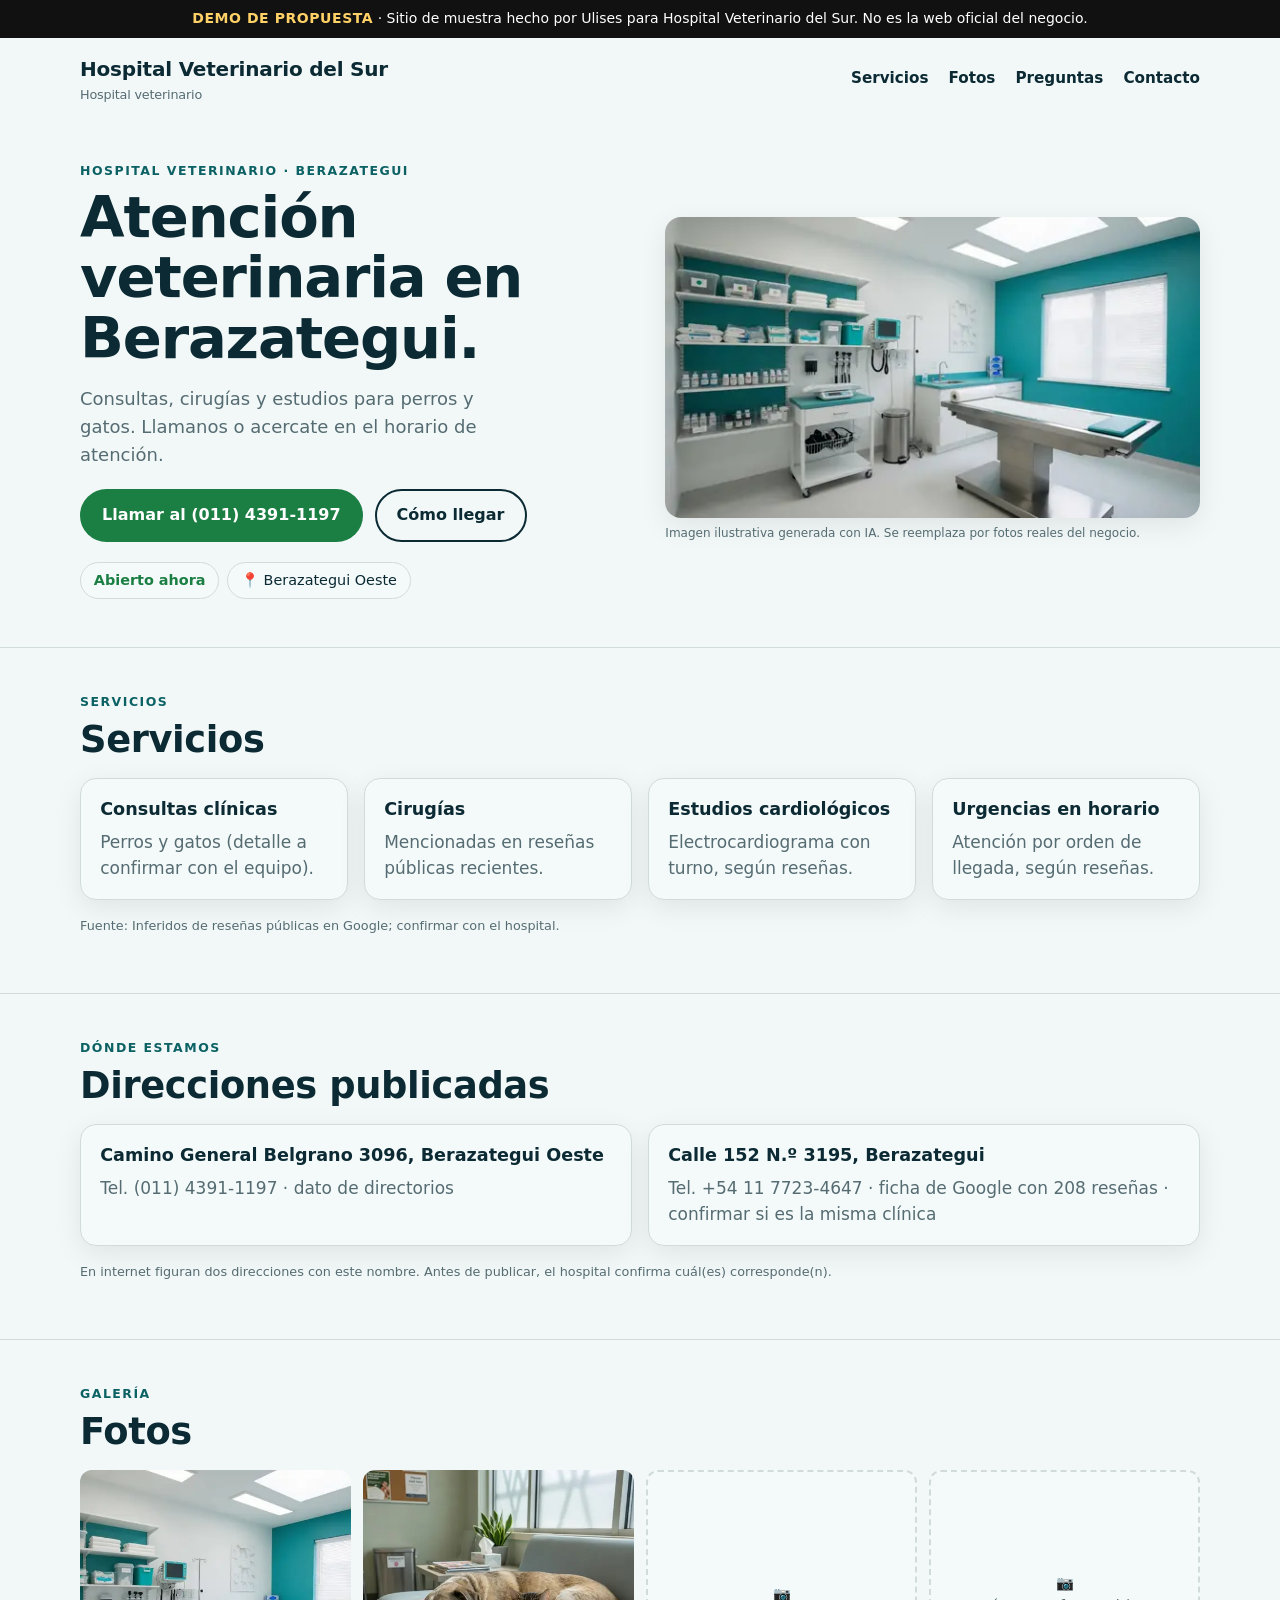
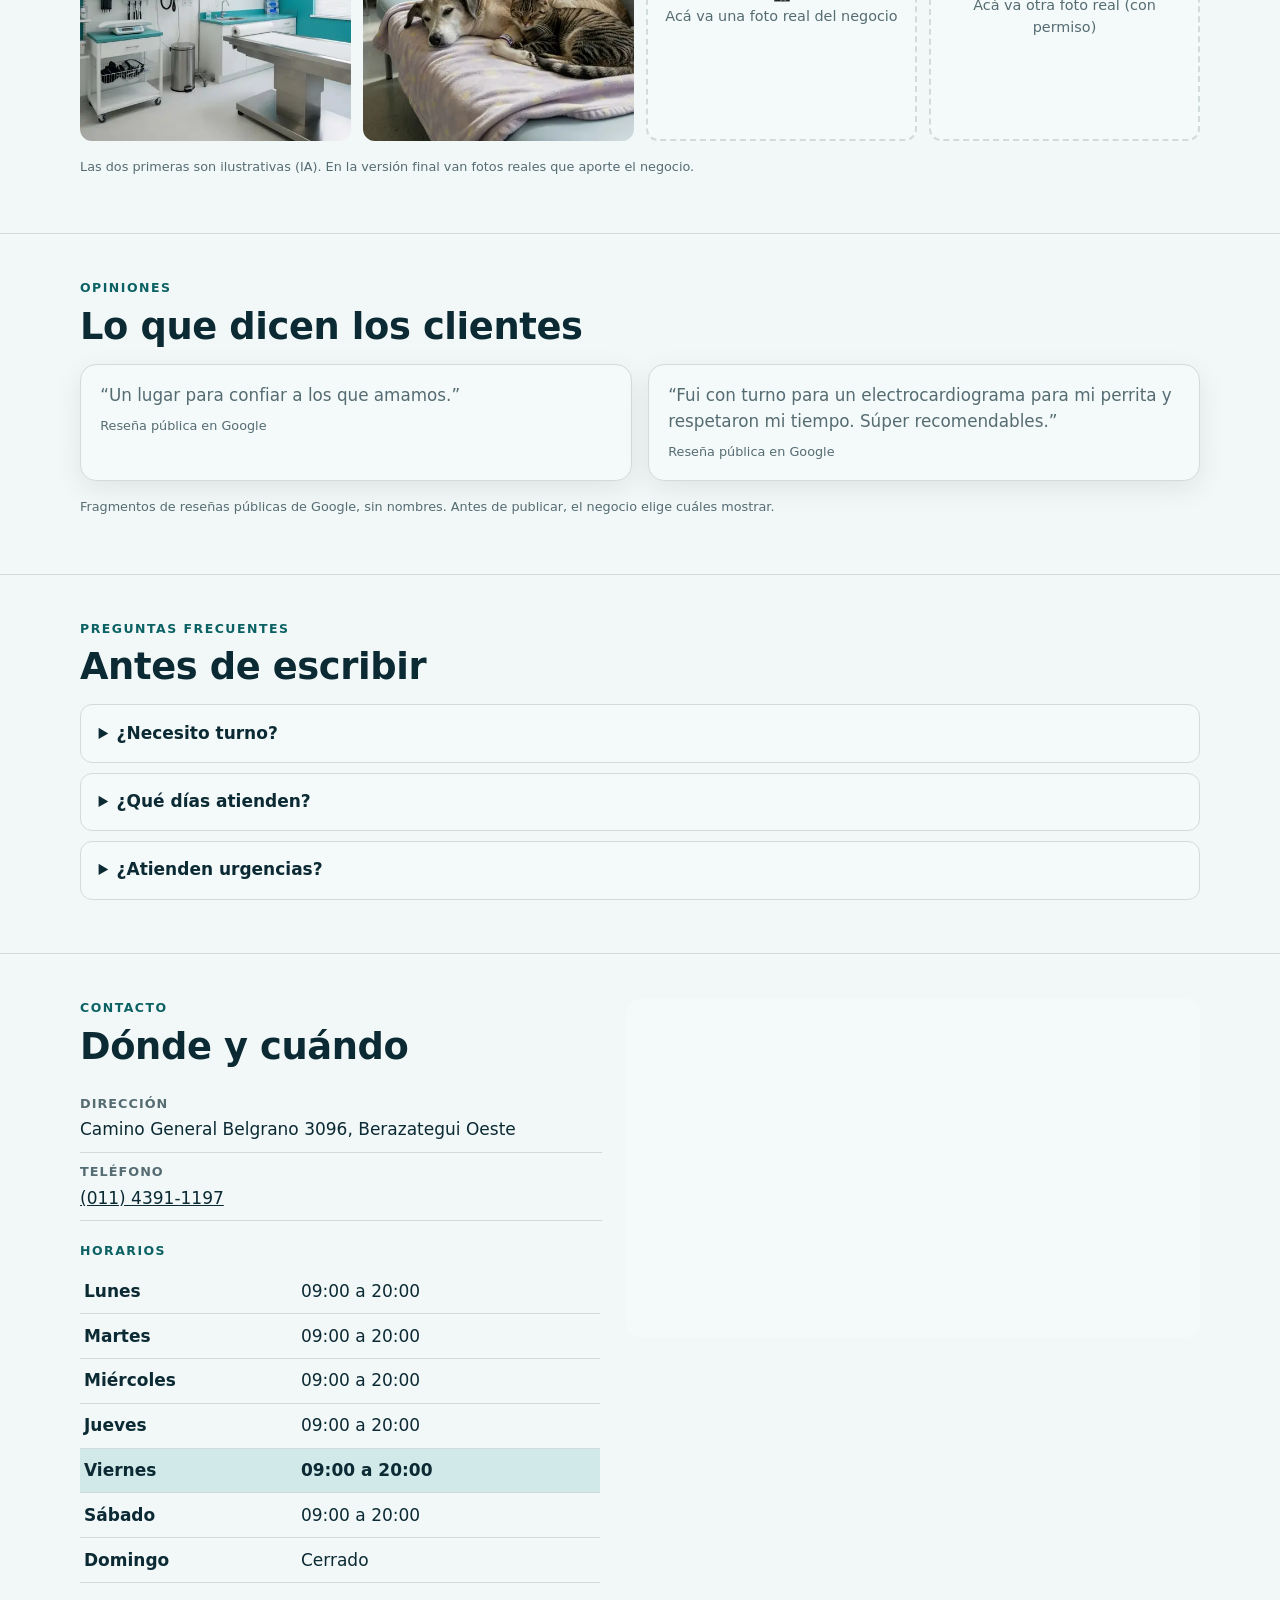
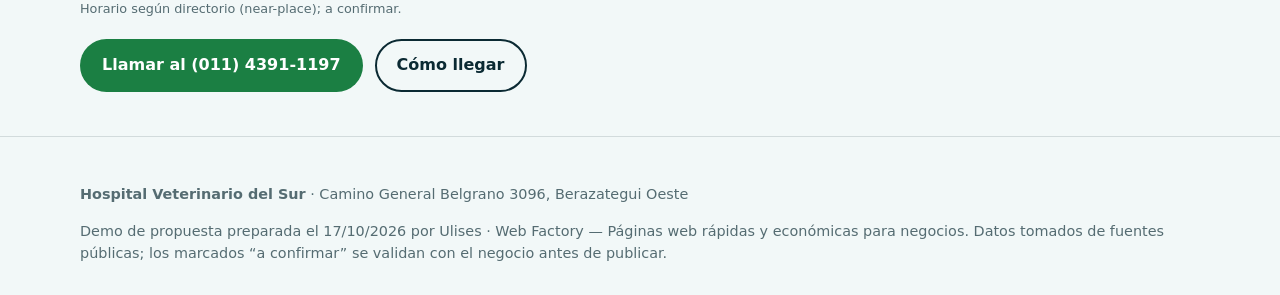
<file: hospital-veterinario-del-sur/index.html>
<!doctype html>
<html lang="es-AR"><head><meta charset="utf-8"><meta name="viewport" content="width=device-width,initial-scale=1">
<title>Hospital Veterinario del Sur · Hospital veterinario en Berazategui · Demo</title>
<meta name="description" content="Consultas, cirugías y estudios para perros y gatos. Llamanos o acercate en el horario de atención."><meta name="robots" content="noindex,nofollow"><meta name="theme-color" content="#0f8b8d">
<meta property="og:title" content="Hospital Veterinario del Sur · Demo de propuesta"><meta property="og:description" content="Atención veterinaria en Berazategui."><meta property="og:type" content="website"><meta property="og:url" content="https://elulises15.github.io/demos-clientes/hospital-veterinario-del-sur/"><meta property="og:image" content="https://elulises15.github.io/demos-clientes/hospital-veterinario-del-sur/img/hero-960.webp"><link rel="canonical" href="https://elulises15.github.io/demos-clientes/hospital-veterinario-del-sur/">
<link rel="icon" href="data:image/svg+xml,%3Csvg xmlns='http://www.w3.org/2000/svg' viewBox='0 0 64 64'%3E%3Crect width='64' height='64' rx='14' fill='%230f8b8d'/%3E%3Ctext x='32' y='42' font-size='30' text-anchor='middle' fill='white' font-family='Arial' font-weight='700'%3EH%3C/text%3E%3C/svg%3E">
<link rel="preload" as="image" href="img/hero-560.webp" imagesrcset="img/hero-560.webp 560w, img/hero-960.webp 960w" imagesizes="(min-width:900px) 540px, 100vw">
<style>:root{--accent-text:color-mix(in srgb,var(--accent) 70%,#000);--accent:#b8863b;--accent2:#2b2118;--bg:#fbf7f1;--ink:#231a12;--muted:color-mix(in srgb,var(--ink) 68%,var(--bg));--card:color-mix(in srgb,var(--bg) 88%,#fff);--line:color-mix(in srgb,var(--ink) 14%,var(--bg));--radius:16px;--shadow:0 8px 28px rgb(0 0 0/.08);font-family:system-ui,-apple-system,"Segoe UI",Roboto,Ubuntu,sans-serif;color-scheme:light}
.dark{--accent-text:var(--accent);--card:color-mix(in srgb,var(--bg) 85%,#fff);--shadow:0 8px 28px rgb(0 0 0/.4);color-scheme:dark}
*{box-sizing:border-box}html{scroll-behavior:smooth;scroll-padding-top:4.5rem}@media (prefers-reduced-motion:reduce){html{scroll-behavior:auto}*{animation:none!important;transition:none!important}}
body{margin:0;background:var(--bg);color:var(--ink);line-height:1.55;font-size:1.0625rem;padding-bottom:5rem}
img{max-width:100%;height:auto;display:block}a{color:inherit}
.skip{position:absolute;left:-999px;top:0;background:#000;color:#fff;padding:.6rem 1rem;z-index:99}.skip:focus{left:.5rem;top:.5rem}
:focus-visible{outline:3px solid var(--accent);outline-offset:3px}
.demo-bar{background:#111;color:#fff;font-size:.875rem;text-align:center;padding:.5rem 1rem;position:sticky;top:0;z-index:50}
.demo-bar strong{color:#ffd166;letter-spacing:.04em;text-transform:uppercase}
.wrap{width:min(1120px,100% - 2.5rem);margin-inline:auto}
header.top{display:flex;align-items:center;justify-content:space-between;gap:1rem;padding:1rem 0}
.brand{font-weight:800;font-size:1.25rem;text-decoration:none;letter-spacing:-.01em}.brand small{display:block;font-weight:500;font-size:.8rem;color:var(--muted)}
nav.links{display:none;gap:1.25rem}nav.links a{text-decoration:none;font-weight:600;font-size:.95rem}nav.links a:hover{color:var(--accent)}
@media(min-width:820px){nav.links{display:flex}}
.btn{display:inline-flex;align-items:center;justify-content:center;gap:.5rem;min-height:48px;padding:.75rem 1.25rem;border-radius:999px;font-weight:700;text-decoration:none;border:2px solid transparent;cursor:pointer;font-size:1rem}
.btn-wa{background:#1b7f43;color:#fff}.btn-wa:hover{background:#156a37}
.btn-alt{border-color:currentColor;background:transparent}
.btn[aria-disabled=true]{opacity:.65;cursor:not-allowed}
.hero{display:grid;gap:1.5rem;padding:1rem 0 2rem}
@media(min-width:900px){.hero{grid-template-columns:1.05fr 1fr;align-items:center;padding:2.5rem 0 3rem}}
.eyebrow{text-transform:uppercase;letter-spacing:.12em;font-size:.78rem;font-weight:800;color:var(--accent-text);margin:0 0 .5rem}
.dark .eyebrow{color:var(--accent)}
h1{font-size:clamp(2.1rem,7vw,3.6rem);line-height:1.05;margin:0 0 1rem;letter-spacing:-.02em}
h2{font-size:clamp(1.6rem,5vw,2.3rem);line-height:1.15;margin:0 0 1rem;letter-spacing:-.01em}
h3{margin:0 0 .35rem;font-size:1.1rem}
.lead{font-size:1.125rem;color:var(--muted);margin:0 0 1.25rem;max-width:38ch}
.actions{display:flex;flex-wrap:wrap;gap:.75rem}
.hero figure{margin:0;position:relative}.hero img{border-radius:var(--radius);box-shadow:var(--shadow);aspect-ratio:16/9;object-fit:cover;width:100%}
.ai-note{font-size:.75rem;color:var(--muted);margin-top:.4rem}
.chips{display:flex;flex-wrap:wrap;gap:.5rem;margin:1.25rem 0 0;padding:0;list-style:none}
.chips li{background:var(--card);border:1px solid var(--line);border-radius:999px;padding:.4rem .8rem;font-size:.9rem}
.status-open{color:#1b7f43;font-weight:700}.status-closed{color:#b42318;font-weight:700}.dark .status-open{color:#5fd08a}.dark .status-closed{color:#ff8a80}
section.block{padding:2.75rem 0;border-top:1px solid var(--line)}
.grid{display:grid;gap:1rem;grid-template-columns:repeat(auto-fit,minmax(240px,1fr))}
.card{background:var(--card);border:1px solid var(--line);border-radius:var(--radius);padding:1.1rem 1.2rem;box-shadow:var(--shadow)}
.card p{margin:0;color:var(--muted)}
.src{font-size:.8rem;color:var(--muted);margin-top:1rem}
.tags{display:flex;flex-wrap:wrap;gap:.5rem;list-style:none;padding:0;margin:0}.tags li{background:var(--accent-text);color:#fff;border-radius:999px;padding:.45rem .9rem;font-weight:700;font-size:.92rem}
.dark .tags li{color:#111}
.price-list{list-style:none;margin:0;padding:0}.price-list li{display:flex;flex-wrap:wrap;justify-content:space-between;gap:.25rem 1rem;padding:.8rem 0;border-bottom:1px dashed var(--line)}.price-list li span:last-child{font-weight:700}
.menu{display:grid;gap:1rem;grid-template-columns:repeat(auto-fit,minmax(220px,1fr))}.menu ul{margin:.25rem 0 0;padding-left:1.1rem}
table.hours{width:100%;border-collapse:collapse;max-width:520px}table.hours th,table.hours td{text-align:left;padding:.55rem .25rem;border-bottom:1px solid var(--line)}table.hours tr.today{background:color-mix(in srgb,var(--accent) 14%,transparent);font-weight:700}
.gallery{display:grid;gap:.75rem;grid-template-columns:repeat(2,1fr)}@media(min-width:820px){.gallery{grid-template-columns:repeat(4,1fr)}}
.gallery figure{margin:0}.gallery img,.ph{border-radius:12px;aspect-ratio:1;object-fit:cover;width:100%}
.ph{display:grid;place-items:center;text-align:center;padding:1rem;border:2px dashed var(--line);color:var(--muted);font-size:.9rem;background:var(--card)}
blockquote{margin:0;font-size:1.05rem}blockquote footer{font-size:.8rem;color:var(--muted);margin-top:.5rem}
details{background:var(--card);border:1px solid var(--line);border-radius:12px;padding:.9rem 1.1rem;margin-bottom:.6rem}summary{font-weight:700;cursor:pointer;min-height:28px}details p{margin:.6rem 0 0;color:var(--muted)}
.contact{display:grid;gap:1.5rem}@media(min-width:900px){.contact{grid-template-columns:1fr 1.1fr}}
dl.info{margin:0 0 1.25rem}dl.info div{padding:.6rem 0;border-bottom:1px solid var(--line)}dl.info dt{font-size:.8rem;text-transform:uppercase;letter-spacing:.08em;color:var(--muted);font-weight:700}dl.info dd{margin:.15rem 0 0}
.unv{font-size:.75rem;background:#fff3cd;color:#664d03;border-radius:6px;padding:.05rem .4rem;margin-left:.3rem;white-space:nowrap}
.map{border:0;width:100%;height:340px;border-radius:var(--radius);background:var(--card)}
footer.site{border-top:1px solid var(--line);padding:2rem 0 1rem;font-size:.9rem;color:var(--muted)}
.sticky-cta{position:fixed;left:0;right:0;bottom:0;padding:.7rem 1rem calc(.7rem + env(safe-area-inset-bottom));background:color-mix(in srgb,var(--bg) 92%,transparent);backdrop-filter:blur(8px);border-top:1px solid var(--line);display:flex;gap:.6rem;z-index:40}
.sticky-cta .btn{flex:1}@media(min-width:900px){.sticky-cta{display:none}body{padding-bottom:0}}
.fixture{display:grid;gap:.6rem}.match{display:flex;justify-content:space-between;align-items:center;background:var(--card);border:1px solid var(--line);border-radius:12px;padding:.7rem 1rem}.match b{font-variant-numeric:tabular-nums}

.contact>div{min-width:0}dl.info dd a{overflow-wrap:anywhere}
:root{--accent:#0f8b8d;--accent2:#0b3c49;--bg:#f2f8f8;--ink:#0b2a33}</style>
<script type="application/ld+json">{"@context": "https://schema.org", "@type": "VeterinaryCare", "name": "Hospital Veterinario del Sur", "address": {"@type": "PostalAddress", "streetAddress": "Camino General Belgrano 3096, Berazategui Oeste", "addressLocality": "Berazategui", "addressRegion": "Buenos Aires", "addressCountry": "AR"}, "geo": {"@type": "GeoCoordinates", "latitude": -34.7964386, "longitude": -58.2339445}, "telephone": "(011) 4391-1197", "openingHoursSpecification": [{"@type": "OpeningHoursSpecification", "dayOfWeek": "https://schema.org/Monday", "opens": "09:00", "closes": "20:00"}, {"@type": "OpeningHoursSpecification", "dayOfWeek": "https://schema.org/Tuesday", "opens": "09:00", "closes": "20:00"}, {"@type": "OpeningHoursSpecification", "dayOfWeek": "https://schema.org/Wednesday", "opens": "09:00", "closes": "20:00"}, {"@type": "OpeningHoursSpecification", "dayOfWeek": "https://schema.org/Thursday", "opens": "09:00", "closes": "20:00"}, {"@type": "OpeningHoursSpecification", "dayOfWeek": "https://schema.org/Friday", "opens": "09:00", "closes": "20:00"}, {"@type": "OpeningHoursSpecification", "dayOfWeek": "https://schema.org/Saturday", "opens": "09:00", "closes": "20:00"}]}</script></head>
<body><a class="skip" href="#contenido">Saltar al contenido</a>
<div class="demo-bar" role="note"><strong>Demo de propuesta</strong> · Sitio de muestra hecho por Ulises para Hospital Veterinario del Sur. No es la web oficial del negocio.</div>
<div class="wrap"><header class="top"><a class="brand" href="#contenido">Hospital Veterinario del Sur<small>Hospital veterinario</small></a>
<nav class="links" aria-label="Secciones"><a href="#servicios">Servicios</a><a href="#galeria">Fotos</a><a href="#preguntas">Preguntas</a><a href="#contacto">Contacto</a></nav></header></div>
<main id="contenido">
<section class="wrap hero" aria-labelledby="t"><div><p class="eyebrow">Hospital veterinario · Berazategui</p><h1 id="t">Atención veterinaria en Berazategui.</h1><p class="lead">Consultas, cirugías y estudios para perros y gatos. Llamanos o acercate en el horario de atención.</p>
<div class="actions"><a class="btn btn-wa" href="tel:+541143911197">Llamar al (011) 4391-1197</a><a class="btn btn-alt" href="https://www.google.com/maps/dir/?api=1&amp;destination=-34.7964386,-58.2339445" target="_blank" rel="noopener">Cómo llegar</a></div>
<ul class="chips" data-hours='[[&quot;09:00&quot;, &quot;20:00&quot;], [&quot;09:00&quot;, &quot;20:00&quot;], [&quot;09:00&quot;, &quot;20:00&quot;], [&quot;09:00&quot;, &quot;20:00&quot;], [&quot;09:00&quot;, &quot;20:00&quot;], [&quot;09:00&quot;, &quot;20:00&quot;], null]'><li><span data-status>Horario</span></li><li>📍 Berazategui Oeste</li></ul></div>
<figure><img src="img/hero-960.webp" srcset="img/hero-560.webp 560w, img/hero-960.webp 960w" sizes="(min-width:900px) 540px, 100vw" width="960" height="540" alt="Consultorio veterinario moderno con camilla de acero (imagen ilustrativa generada con IA)." fetchpriority="high"><figcaption class="ai-note">Imagen ilustrativa generada con IA. Se reemplaza por fotos reales del negocio.</figcaption></figure></section>
<section class="block" id="servicios"><div class="wrap"><p class="eyebrow">Servicios</p><h2>Servicios</h2><div class="grid"><div class="card"><h3>Consultas clínicas</h3><p>Perros y gatos (detalle a confirmar con el equipo).</p></div><div class="card"><h3>Cirugías</h3><p>Mencionadas en reseñas públicas recientes.</p></div><div class="card"><h3>Estudios cardiológicos</h3><p>Electrocardiograma con turno, según reseñas.</p></div><div class="card"><h3>Urgencias en horario</h3><p>Atención por orden de llegada, según reseñas.</p></div></div><p class="src">Fuente: Inferidos de reseñas públicas en Google; confirmar con el hospital.</p></div></section>
<section class="block" id="sedes"><div class="wrap"><p class="eyebrow">Dónde estamos</p><h2>Direcciones publicadas</h2><div class="grid"><div class="card"><h3>Camino General Belgrano 3096, Berazategui Oeste</h3><p>Tel. (011) 4391-1197 · dato de directorios</p></div><div class="card"><h3>Calle 152 N.º 3195, Berazategui</h3><p>Tel. +54 11 7723-4647 · ficha de Google con 208 reseñas · confirmar si es la misma clínica</p></div></div><p class="src">En internet figuran dos direcciones con este nombre. Antes de publicar, el hospital confirma cuál(es) corresponde(n).</p></div></section>
<section class="block" id="galeria"><div class="wrap"><p class="eyebrow">Galería</p><h2>Fotos</h2><div class="gallery">
<figure><img src="img/hero-480sq.webp" width="480" height="480" loading="lazy" alt="Consultorio veterinario moderno con camilla de acero (imagen ilustrativa generada con IA)."></figure>
<figure><img src="img/g2-480sq.webp" width="480" height="480" loading="lazy" alt="Perro y gato descansando sobre una manta (imagen ilustrativa generada con IA)."></figure>
<div class="ph" role="img" aria-label="Espacio para foto real del negocio">📷<br>Acá va una foto real del negocio</div>
<div class="ph" role="img" aria-label="Espacio para foto real del negocio">📷<br>Acá va otra foto real (con permiso)</div>
</div><p class="src">Las dos primeras son ilustrativas (IA). En la versión final van fotos reales que aporte el negocio.</p></div></section>
<section class="block" id="opiniones"><div class="wrap"><p class="eyebrow">Opiniones</p><h2>Lo que dicen los clientes</h2><div class="grid"><div class="card"><blockquote><p>“Un lugar para confiar a los que amamos.”</p><footer>Reseña pública en Google</footer></blockquote></div><div class="card"><blockquote><p>“Fui con turno para un electrocardiograma para mi perrita y respetaron mi tiempo. Súper recomendables.”</p><footer>Reseña pública en Google</footer></blockquote></div></div><p class="src">Fragmentos de reseñas públicas de Google, sin nombres. Antes de publicar, el negocio elige cuáles mostrar.</p></div></section>
<section class="block" id="preguntas"><div class="wrap"><p class="eyebrow">Preguntas frecuentes</p><h2>Antes de escribir</h2><details><summary>¿Necesito turno?</summary><p>Según reseñas, las consultas se atienden por orden de llegada y algunos estudios se hacen con turno. Confirmalo por teléfono.</p></details><details><summary>¿Qué días atienden?</summary><p>De lunes a sábado; domingo cerrado (horario a confirmar).</p></details><details><summary>¿Atienden urgencias?</summary><p>Consultá por teléfono antes de ir.</p></details></div></section>
<section class="block" id="contacto"><div class="wrap contact"><div><p class="eyebrow">Contacto</p><h2>Dónde y cuándo</h2><dl class="info"><div><dt>Dirección</dt><dd>Camino General Belgrano 3096, Berazategui Oeste</dd></div><div><dt>Teléfono</dt><dd><a href="tel:+541143911197">(011) 4391-1197</a></dd></div></dl><table class="hours"><caption class="eyebrow" style="text-align:left">Horarios</caption><tr data-d="0"><th scope="row">Lunes</th><td>09:00 a 20:00</td></tr><tr data-d="1"><th scope="row">Martes</th><td>09:00 a 20:00</td></tr><tr data-d="2"><th scope="row">Miércoles</th><td>09:00 a 20:00</td></tr><tr data-d="3"><th scope="row">Jueves</th><td>09:00 a 20:00</td></tr><tr data-d="4"><th scope="row">Viernes</th><td>09:00 a 20:00</td></tr><tr data-d="5"><th scope="row">Sábado</th><td>09:00 a 20:00</td></tr><tr data-d="6"><th scope="row">Domingo</th><td>Cerrado</td></tr></table><p class="src">Horario según directorio (near-place); a confirmar.</p>
<div class="actions" style="margin-top:1.25rem"><a class="btn btn-wa" href="tel:+541143911197">Llamar al (011) 4391-1197</a><a class="btn btn-alt" href="https://www.google.com/maps/dir/?api=1&amp;destination=-34.7964386,-58.2339445" target="_blank" rel="noopener">Cómo llegar</a></div></div>
<div><iframe class="map" title="Mapa de Google con la ubicación de Hospital Veterinario del Sur" src="https://maps.google.com/maps?q=-34.7964386,-58.2339445&amp;z=16&amp;hl=es&amp;output=embed" loading="lazy" referrerpolicy="no-referrer-when-downgrade"></iframe></div></div></section>
</main>
<footer class="site"><div class="wrap"><p><strong>Hospital Veterinario del Sur</strong> · Camino General Belgrano 3096, Berazategui Oeste</p><p>Demo de propuesta preparada el 17/10/2026 por Ulises · Web Factory — Páginas web rápidas y económicas para negocios. Datos tomados de fuentes públicas; los marcados “a confirmar” se validan con el negocio antes de publicar.</p></div></footer>
<div class="sticky-cta"><a class="btn btn-wa" href="tel:+541143911197">Llamar al (011) 4391-1197</a></div>
<script>// Estado "abierto ahora" en hora de Argentina (UTC-3, sin horario de verano). Se recalcula cada minuto.
(function(){
  var el=document.querySelector('[data-hours]'); if(!el) return;
  var h; try{h=JSON.parse(el.getAttribute('data-hours'))}catch(e){return}
  function mins(s){var p=s.split(':');return +p[0]*60+ +p[1]}
  function update(){
    var now=new Date(Date.now()-3*3600*1000);
    var d=(now.getUTCDay()+6)%7, m=now.getUTCHours()*60+now.getUTCMinutes(), open=false, t=h[d];
    document.querySelectorAll('table.hours tr.today').forEach(function(r){r.classList.remove('today')});
    var row=document.querySelector('table.hours tr[data-d="'+d+'"]'); if(row) row.classList.add('today');
    if(t){for(var i=0;i<t.length;i+=2){if(m>=mins(t[i])&&m<mins(t[i+1])) open=true}}
    var s=document.querySelector('[data-status]'); if(!s) return;
    s.textContent=open?'Abierto ahora':'Cerrado ahora'; s.className=open?'status-open':'status-closed';
  }
  update(); setInterval(update,60000);
  document.addEventListener('visibilitychange',function(){if(!document.hidden) update()});
})();
</script></body></html>
</file>
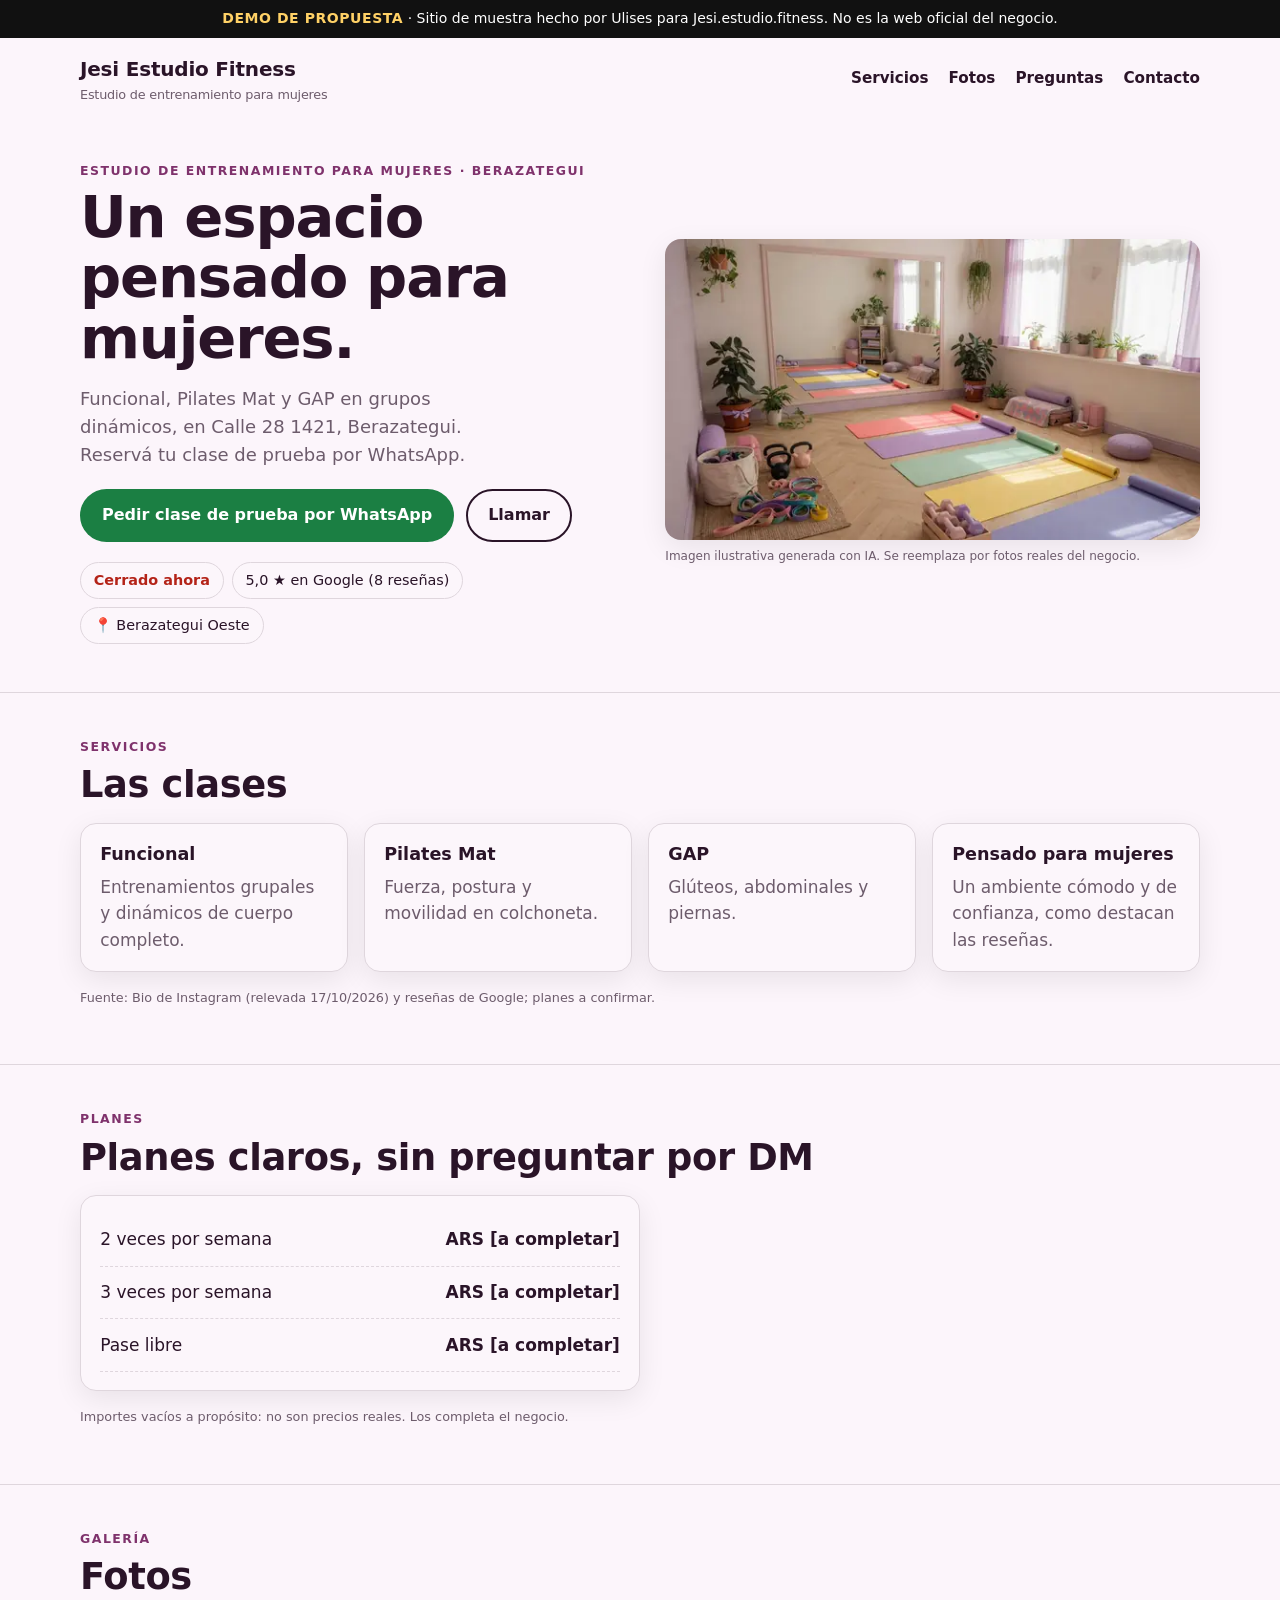
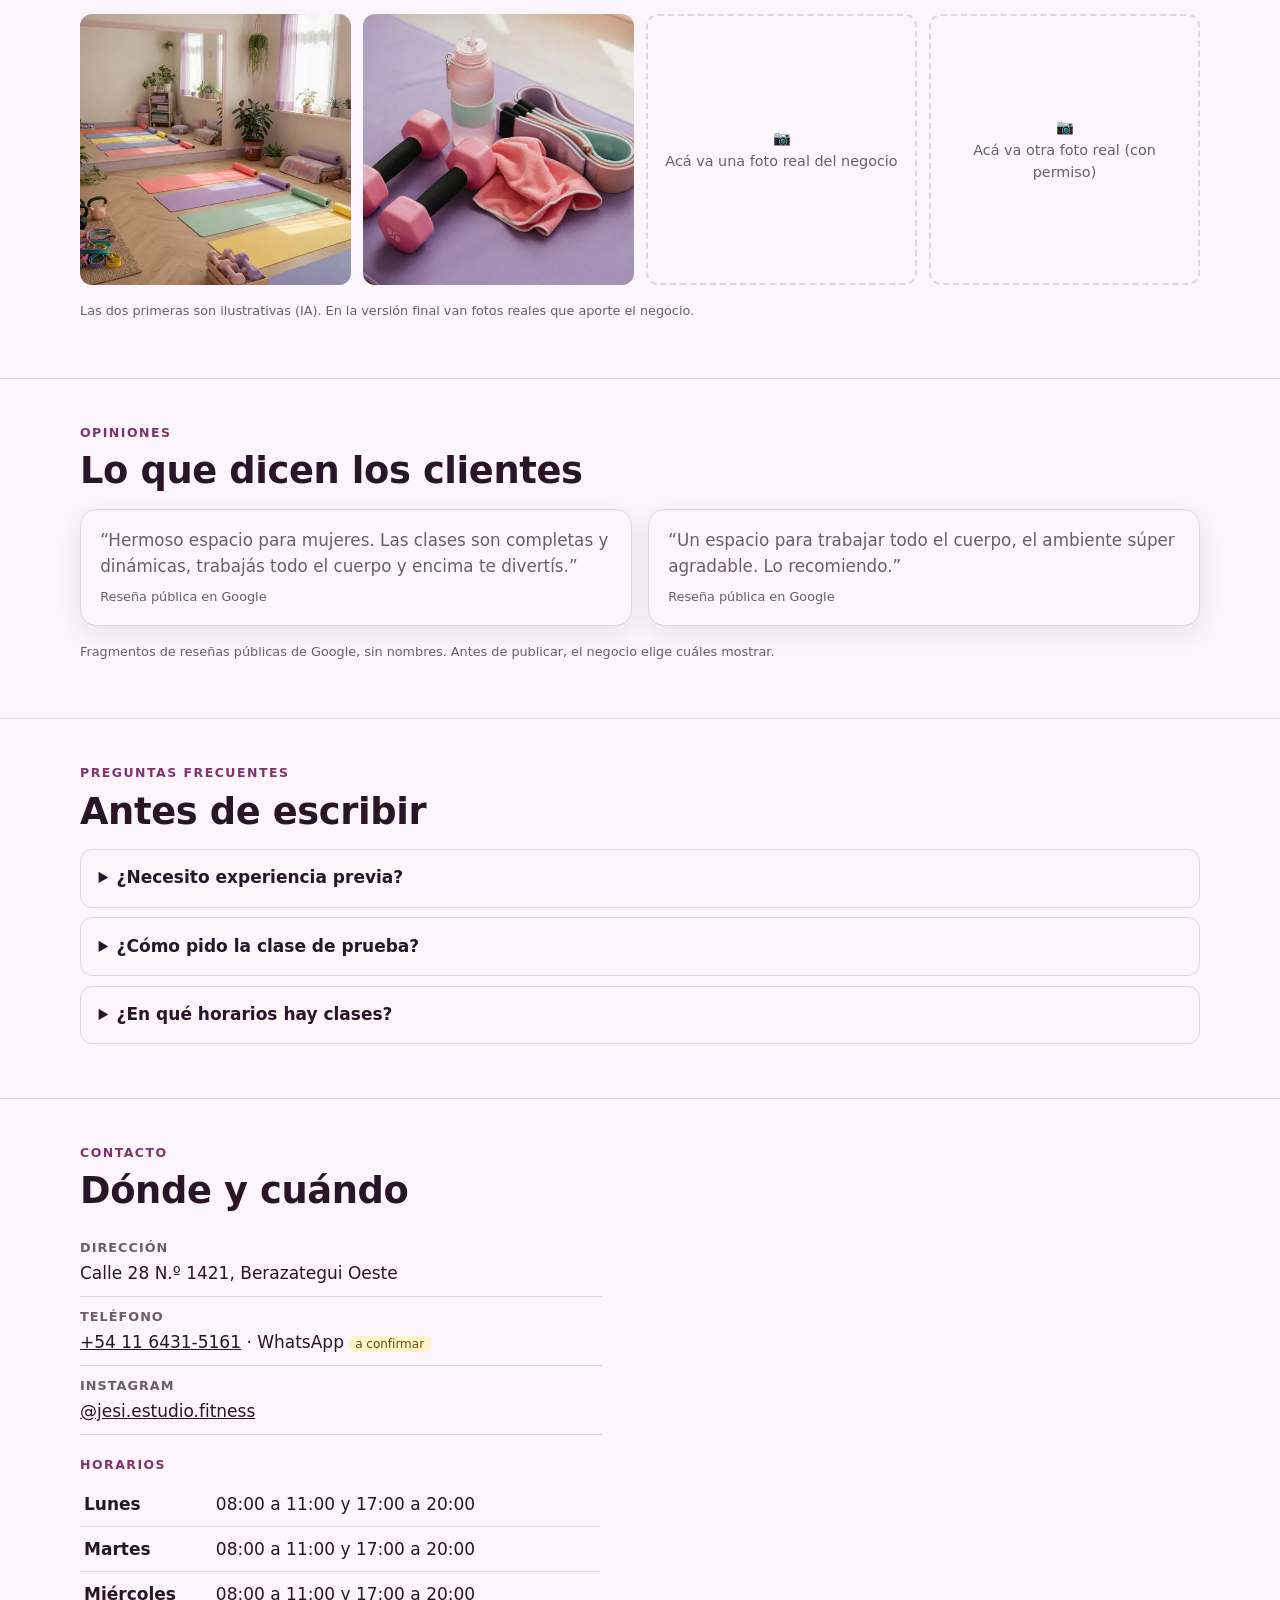
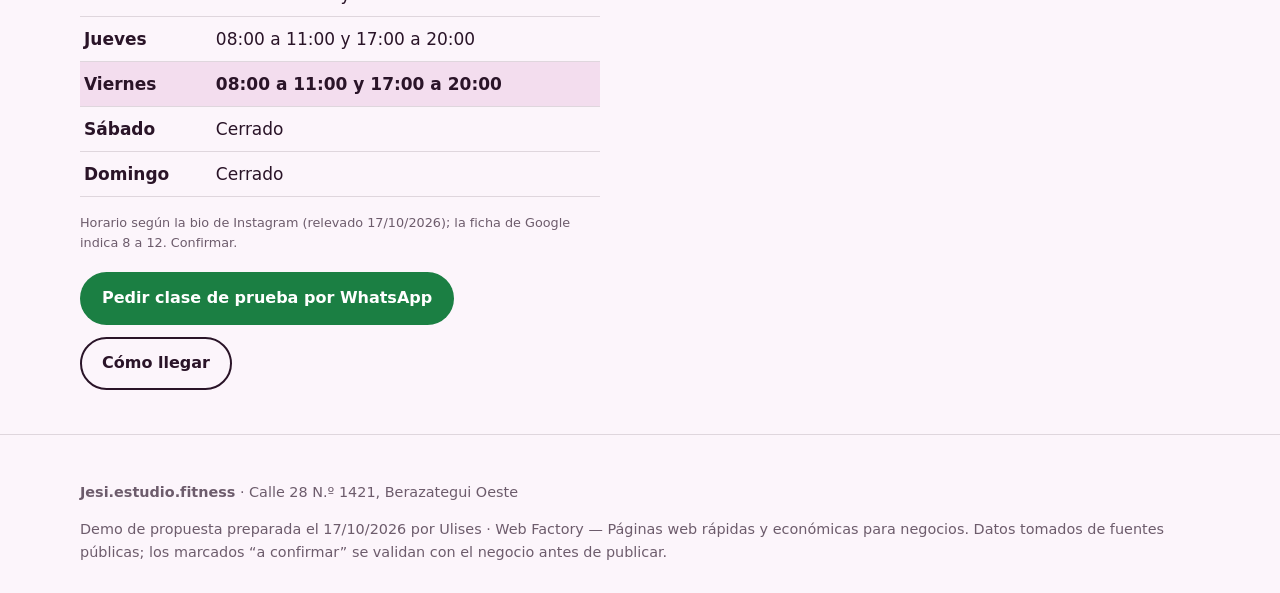
<file: jesi-estudio-fitness/index.html>
<!doctype html>
<html lang="es-AR"><head><meta charset="utf-8"><meta name="viewport" content="width=device-width,initial-scale=1">
<title>Jesi.estudio.fitness · Estudio de entrenamiento para mujeres en Berazategui · Demo</title>
<meta name="description" content="Funcional, Pilates Mat y GAP en grupos dinámicos, en Calle 28 1421, Berazategui. Reservá tu clase de prueba por WhatsApp."><meta name="robots" content="noindex,nofollow"><meta name="theme-color" content="#b5489a">
<meta property="og:title" content="Jesi.estudio.fitness · Demo de propuesta"><meta property="og:description" content="Un espacio pensado para mujeres."><meta property="og:type" content="website"><meta property="og:url" content="https://elulises15.github.io/demos-clientes/jesi-estudio-fitness/"><meta property="og:image" content="https://elulises15.github.io/demos-clientes/jesi-estudio-fitness/img/hero-960.webp"><link rel="canonical" href="https://elulises15.github.io/demos-clientes/jesi-estudio-fitness/">
<link rel="icon" href="data:image/svg+xml,%3Csvg xmlns='http://www.w3.org/2000/svg' viewBox='0 0 64 64'%3E%3Crect width='64' height='64' rx='14' fill='%23b5489a'/%3E%3Ctext x='32' y='42' font-size='30' text-anchor='middle' fill='white' font-family='Arial' font-weight='700'%3EJ%3C/text%3E%3C/svg%3E">
<link rel="preload" as="image" href="img/hero-560.webp" imagesrcset="img/hero-560.webp 560w, img/hero-960.webp 960w" imagesizes="(min-width:900px) 540px, 100vw">
<style>:root{--accent-text:color-mix(in srgb,var(--accent) 70%,#000);--accent:#b8863b;--accent2:#2b2118;--bg:#fbf7f1;--ink:#231a12;--muted:color-mix(in srgb,var(--ink) 68%,var(--bg));--card:color-mix(in srgb,var(--bg) 88%,#fff);--line:color-mix(in srgb,var(--ink) 14%,var(--bg));--radius:16px;--shadow:0 8px 28px rgb(0 0 0/.08);font-family:system-ui,-apple-system,"Segoe UI",Roboto,Ubuntu,sans-serif;color-scheme:light}
.dark{--accent-text:var(--accent);--card:color-mix(in srgb,var(--bg) 85%,#fff);--shadow:0 8px 28px rgb(0 0 0/.4);color-scheme:dark}
*{box-sizing:border-box}html{scroll-behavior:smooth;scroll-padding-top:4.5rem}@media (prefers-reduced-motion:reduce){html{scroll-behavior:auto}*{animation:none!important;transition:none!important}}
body{margin:0;background:var(--bg);color:var(--ink);line-height:1.55;font-size:1.0625rem;padding-bottom:5rem}
img{max-width:100%;height:auto;display:block}a{color:inherit}
.skip{position:absolute;left:-999px;top:0;background:#000;color:#fff;padding:.6rem 1rem;z-index:99}.skip:focus{left:.5rem;top:.5rem}
:focus-visible{outline:3px solid var(--accent);outline-offset:3px}
.demo-bar{background:#111;color:#fff;font-size:.875rem;text-align:center;padding:.5rem 1rem;position:sticky;top:0;z-index:50}
.demo-bar strong{color:#ffd166;letter-spacing:.04em;text-transform:uppercase}
.wrap{width:min(1120px,100% - 2.5rem);margin-inline:auto}
header.top{display:flex;align-items:center;justify-content:space-between;gap:1rem;padding:1rem 0}
.brand{font-weight:800;font-size:1.25rem;text-decoration:none;letter-spacing:-.01em}.brand small{display:block;font-weight:500;font-size:.8rem;color:var(--muted)}
nav.links{display:none;gap:1.25rem}nav.links a{text-decoration:none;font-weight:600;font-size:.95rem}nav.links a:hover{color:var(--accent)}
@media(min-width:820px){nav.links{display:flex}}
.btn{display:inline-flex;align-items:center;justify-content:center;gap:.5rem;min-height:48px;padding:.75rem 1.25rem;border-radius:999px;font-weight:700;text-decoration:none;border:2px solid transparent;cursor:pointer;font-size:1rem}
.btn-wa{background:#1b7f43;color:#fff}.btn-wa:hover{background:#156a37}
.btn-alt{border-color:currentColor;background:transparent}
.btn[aria-disabled=true]{opacity:.65;cursor:not-allowed}
.hero{display:grid;gap:1.5rem;padding:1rem 0 2rem}
@media(min-width:900px){.hero{grid-template-columns:1.05fr 1fr;align-items:center;padding:2.5rem 0 3rem}}
.eyebrow{text-transform:uppercase;letter-spacing:.12em;font-size:.78rem;font-weight:800;color:var(--accent-text);margin:0 0 .5rem}
.dark .eyebrow{color:var(--accent)}
h1{font-size:clamp(2.1rem,7vw,3.6rem);line-height:1.05;margin:0 0 1rem;letter-spacing:-.02em}
h2{font-size:clamp(1.6rem,5vw,2.3rem);line-height:1.15;margin:0 0 1rem;letter-spacing:-.01em}
h3{margin:0 0 .35rem;font-size:1.1rem}
.lead{font-size:1.125rem;color:var(--muted);margin:0 0 1.25rem;max-width:38ch}
.actions{display:flex;flex-wrap:wrap;gap:.75rem}
.hero figure{margin:0;position:relative}.hero img{border-radius:var(--radius);box-shadow:var(--shadow);aspect-ratio:16/9;object-fit:cover;width:100%}
.ai-note{font-size:.75rem;color:var(--muted);margin-top:.4rem}
.chips{display:flex;flex-wrap:wrap;gap:.5rem;margin:1.25rem 0 0;padding:0;list-style:none}
.chips li{background:var(--card);border:1px solid var(--line);border-radius:999px;padding:.4rem .8rem;font-size:.9rem}
.status-open{color:#1b7f43;font-weight:700}.status-closed{color:#b42318;font-weight:700}.dark .status-open{color:#5fd08a}.dark .status-closed{color:#ff8a80}
section.block{padding:2.75rem 0;border-top:1px solid var(--line)}
.grid{display:grid;gap:1rem;grid-template-columns:repeat(auto-fit,minmax(240px,1fr))}
.card{background:var(--card);border:1px solid var(--line);border-radius:var(--radius);padding:1.1rem 1.2rem;box-shadow:var(--shadow)}
.card p{margin:0;color:var(--muted)}
.src{font-size:.8rem;color:var(--muted);margin-top:1rem}
.tags{display:flex;flex-wrap:wrap;gap:.5rem;list-style:none;padding:0;margin:0}.tags li{background:var(--accent-text);color:#fff;border-radius:999px;padding:.45rem .9rem;font-weight:700;font-size:.92rem}
.dark .tags li{color:#111}
.price-list{list-style:none;margin:0;padding:0}.price-list li{display:flex;flex-wrap:wrap;justify-content:space-between;gap:.25rem 1rem;padding:.8rem 0;border-bottom:1px dashed var(--line)}.price-list li span:last-child{font-weight:700}
.menu{display:grid;gap:1rem;grid-template-columns:repeat(auto-fit,minmax(220px,1fr))}.menu ul{margin:.25rem 0 0;padding-left:1.1rem}
table.hours{width:100%;border-collapse:collapse;max-width:520px}table.hours th,table.hours td{text-align:left;padding:.55rem .25rem;border-bottom:1px solid var(--line)}table.hours tr.today{background:color-mix(in srgb,var(--accent) 14%,transparent);font-weight:700}
.gallery{display:grid;gap:.75rem;grid-template-columns:repeat(2,1fr)}@media(min-width:820px){.gallery{grid-template-columns:repeat(4,1fr)}}
.gallery figure{margin:0}.gallery img,.ph{border-radius:12px;aspect-ratio:1;object-fit:cover;width:100%}
.ph{display:grid;place-items:center;text-align:center;padding:1rem;border:2px dashed var(--line);color:var(--muted);font-size:.9rem;background:var(--card)}
blockquote{margin:0;font-size:1.05rem}blockquote footer{font-size:.8rem;color:var(--muted);margin-top:.5rem}
details{background:var(--card);border:1px solid var(--line);border-radius:12px;padding:.9rem 1.1rem;margin-bottom:.6rem}summary{font-weight:700;cursor:pointer;min-height:28px}details p{margin:.6rem 0 0;color:var(--muted)}
.contact{display:grid;gap:1.5rem}@media(min-width:900px){.contact{grid-template-columns:1fr 1.1fr}}
dl.info{margin:0 0 1.25rem}dl.info div{padding:.6rem 0;border-bottom:1px solid var(--line)}dl.info dt{font-size:.8rem;text-transform:uppercase;letter-spacing:.08em;color:var(--muted);font-weight:700}dl.info dd{margin:.15rem 0 0}
.unv{font-size:.75rem;background:#fff3cd;color:#664d03;border-radius:6px;padding:.05rem .4rem;margin-left:.3rem;white-space:nowrap}
.map{border:0;width:100%;height:340px;border-radius:var(--radius);background:var(--card)}
footer.site{border-top:1px solid var(--line);padding:2rem 0 1rem;font-size:.9rem;color:var(--muted)}
.sticky-cta{position:fixed;left:0;right:0;bottom:0;padding:.7rem 1rem calc(.7rem + env(safe-area-inset-bottom));background:color-mix(in srgb,var(--bg) 92%,transparent);backdrop-filter:blur(8px);border-top:1px solid var(--line);display:flex;gap:.6rem;z-index:40}
.sticky-cta .btn{flex:1}@media(min-width:900px){.sticky-cta{display:none}body{padding-bottom:0}}
.fixture{display:grid;gap:.6rem}.match{display:flex;justify-content:space-between;align-items:center;background:var(--card);border:1px solid var(--line);border-radius:12px;padding:.7rem 1rem}.match b{font-variant-numeric:tabular-nums}

.contact>div{min-width:0}dl.info dd a{overflow-wrap:anywhere}
:root{--accent:#b5489a;--accent2:#341a33;--bg:#fcf5fb;--ink:#2a1428}</style>
<script type="application/ld+json">{"@context": "https://schema.org", "@type": "ExerciseGym", "name": "Jesi.estudio.fitness", "address": {"@type": "PostalAddress", "streetAddress": "Calle 28 N.º 1421, Berazategui Oeste", "addressLocality": "Berazategui", "addressRegion": "Buenos Aires", "addressCountry": "AR"}, "geo": {"@type": "GeoCoordinates", "latitude": -34.79323, "longitude": -58.233028}, "telephone": "+54 11 6431-5161", "sameAs": ["https://www.instagram.com/jesi.estudio.fitness"], "openingHoursSpecification": [{"@type": "OpeningHoursSpecification", "dayOfWeek": "https://schema.org/Monday", "opens": "08:00", "closes": "11:00"}, {"@type": "OpeningHoursSpecification", "dayOfWeek": "https://schema.org/Monday", "opens": "17:00", "closes": "20:00"}, {"@type": "OpeningHoursSpecification", "dayOfWeek": "https://schema.org/Tuesday", "opens": "08:00", "closes": "11:00"}, {"@type": "OpeningHoursSpecification", "dayOfWeek": "https://schema.org/Tuesday", "opens": "17:00", "closes": "20:00"}, {"@type": "OpeningHoursSpecification", "dayOfWeek": "https://schema.org/Wednesday", "opens": "08:00", "closes": "11:00"}, {"@type": "OpeningHoursSpecification", "dayOfWeek": "https://schema.org/Wednesday", "opens": "17:00", "closes": "20:00"}, {"@type": "OpeningHoursSpecification", "dayOfWeek": "https://schema.org/Thursday", "opens": "08:00", "closes": "11:00"}, {"@type": "OpeningHoursSpecification", "dayOfWeek": "https://schema.org/Thursday", "opens": "17:00", "closes": "20:00"}, {"@type": "OpeningHoursSpecification", "dayOfWeek": "https://schema.org/Friday", "opens": "08:00", "closes": "11:00"}, {"@type": "OpeningHoursSpecification", "dayOfWeek": "https://schema.org/Friday", "opens": "17:00", "closes": "20:00"}]}</script></head>
<body><a class="skip" href="#contenido">Saltar al contenido</a>
<div class="demo-bar" role="note"><strong>Demo de propuesta</strong> · Sitio de muestra hecho por Ulises para Jesi.estudio.fitness. No es la web oficial del negocio.</div>
<div class="wrap"><header class="top"><a class="brand" href="#contenido">Jesi Estudio Fitness<small>Estudio de entrenamiento para mujeres</small></a>
<nav class="links" aria-label="Secciones"><a href="#servicios">Servicios</a><a href="#galeria">Fotos</a><a href="#preguntas">Preguntas</a><a href="#contacto">Contacto</a></nav></header></div>
<main id="contenido">
<section class="wrap hero" aria-labelledby="t"><div><p class="eyebrow">Estudio de entrenamiento para mujeres · Berazategui</p><h1 id="t">Un espacio pensado para mujeres.</h1><p class="lead">Funcional, Pilates Mat y GAP en grupos dinámicos, en Calle 28 1421, Berazategui. Reservá tu clase de prueba por WhatsApp.</p>
<div class="actions"><a class="btn btn-wa" href="https://wa.me/5491164315161?text=%C2%A1Hola%21%20Quer%C3%ADa%20consultar%20por%20una%20clase%20de%20prueba%20en%20Jesi%20Estudio%20Fitness." target="_blank" rel="noopener">Pedir clase de prueba por WhatsApp</a><a class="btn btn-alt" href="tel:+5491164315161">Llamar</a></div>
<ul class="chips" data-hours='[[&quot;08:00&quot;, &quot;11:00&quot;, &quot;17:00&quot;, &quot;20:00&quot;], [&quot;08:00&quot;, &quot;11:00&quot;, &quot;17:00&quot;, &quot;20:00&quot;], [&quot;08:00&quot;, &quot;11:00&quot;, &quot;17:00&quot;, &quot;20:00&quot;], [&quot;08:00&quot;, &quot;11:00&quot;, &quot;17:00&quot;, &quot;20:00&quot;], [&quot;08:00&quot;, &quot;11:00&quot;, &quot;17:00&quot;, &quot;20:00&quot;], null, null]'><li><span data-status>Horario</span></li><li>5,0 ★ en Google (8 reseñas)</li><li>📍 Berazategui Oeste</li></ul></div>
<figure><img src="img/hero-960.webp" srcset="img/hero-560.webp 560w, img/hero-960.webp 960w" sizes="(min-width:900px) 540px, 100vw" width="960" height="540" alt="Estudio de entrenamiento con colchonetas, mancuernas y espejo (imagen ilustrativa generada con IA)." fetchpriority="high"><figcaption class="ai-note">Imagen ilustrativa generada con IA. Se reemplaza por fotos reales del negocio.</figcaption></figure></section>
<section class="block" id="servicios"><div class="wrap"><p class="eyebrow">Servicios</p><h2>Las clases</h2><div class="grid"><div class="card"><h3>Funcional</h3><p>Entrenamientos grupales y dinámicos de cuerpo completo.</p></div><div class="card"><h3>Pilates Mat</h3><p>Fuerza, postura y movilidad en colchoneta.</p></div><div class="card"><h3>GAP</h3><p>Glúteos, abdominales y piernas.</p></div><div class="card"><h3>Pensado para mujeres</h3><p>Un ambiente cómodo y de confianza, como destacan las reseñas.</p></div></div><p class="src">Fuente: Bio de Instagram (relevada 17/10/2026) y reseñas de Google; planes a confirmar.</p></div></section>
<section class="block" id="precios"><div class="wrap"><p class="eyebrow">Planes</p><h2>Planes claros, sin preguntar por DM</h2><div class="card" style="max-width:560px"><ul class="price-list"><li><span>2 veces por semana</span><span>ARS [a completar]</span></li><li><span>3 veces por semana</span><span>ARS [a completar]</span></li><li><span>Pase libre</span><span>ARS [a completar]</span></li></ul></div><p class="src">Importes vacíos a propósito: no son precios reales. Los completa el negocio.</p></div></section>
<section class="block" id="galeria"><div class="wrap"><p class="eyebrow">Galería</p><h2>Fotos</h2><div class="gallery">
<figure><img src="img/hero-480sq.webp" width="480" height="480" loading="lazy" alt="Estudio de entrenamiento con colchonetas, mancuernas y espejo (imagen ilustrativa generada con IA)."></figure>
<figure><img src="img/g2-480sq.webp" width="480" height="480" loading="lazy" alt="Mancuernas rosas, botella y bandas elásticas sobre una colchoneta (imagen ilustrativa generada con IA)."></figure>
<div class="ph" role="img" aria-label="Espacio para foto real del negocio">📷<br>Acá va una foto real del negocio</div>
<div class="ph" role="img" aria-label="Espacio para foto real del negocio">📷<br>Acá va otra foto real (con permiso)</div>
</div><p class="src">Las dos primeras son ilustrativas (IA). En la versión final van fotos reales que aporte el negocio.</p></div></section>
<section class="block" id="opiniones"><div class="wrap"><p class="eyebrow">Opiniones</p><h2>Lo que dicen los clientes</h2><div class="grid"><div class="card"><blockquote><p>“Hermoso espacio para mujeres. Las clases son completas y dinámicas, trabajás todo el cuerpo y encima te divertís.”</p><footer>Reseña pública en Google</footer></blockquote></div><div class="card"><blockquote><p>“Un espacio para trabajar todo el cuerpo, el ambiente súper agradable. Lo recomiendo.”</p><footer>Reseña pública en Google</footer></blockquote></div></div><p class="src">Fragmentos de reseñas públicas de Google, sin nombres. Antes de publicar, el negocio elige cuáles mostrar.</p></div></section>
<section class="block" id="preguntas"><div class="wrap"><p class="eyebrow">Preguntas frecuentes</p><h2>Antes de escribir</h2><details><summary>¿Necesito experiencia previa?</summary><p>No. La profe adapta los ejercicios a tu nivel (a confirmar).</p></details><details><summary>¿Cómo pido la clase de prueba?</summary><p>Tocá el botón de WhatsApp y decinos qué días te quedan cómodos.</p></details><details><summary>¿En qué horarios hay clases?</summary><p>De lunes a viernes, turnos mañana y tarde (ver tabla; confirmar).</p></details></div></section>
<section class="block" id="contacto"><div class="wrap contact"><div><p class="eyebrow">Contacto</p><h2>Dónde y cuándo</h2><dl class="info"><div><dt>Dirección</dt><dd>Calle 28 N.º 1421, Berazategui Oeste</dd></div><div><dt>Teléfono</dt><dd><a href="tel:+5491164315161">+54 11 6431-5161</a> · WhatsApp<span class="unv">a confirmar</span></dd></div><div><dt>Instagram</dt><dd><a href="https://www.instagram.com/jesi.estudio.fitness" target="_blank" rel="noopener">@jesi.estudio.fitness</a></dd></div></dl><table class="hours"><caption class="eyebrow" style="text-align:left">Horarios</caption><tr data-d="0"><th scope="row">Lunes</th><td>08:00 a 11:00 y 17:00 a 20:00</td></tr><tr data-d="1"><th scope="row">Martes</th><td>08:00 a 11:00 y 17:00 a 20:00</td></tr><tr data-d="2"><th scope="row">Miércoles</th><td>08:00 a 11:00 y 17:00 a 20:00</td></tr><tr data-d="3"><th scope="row">Jueves</th><td>08:00 a 11:00 y 17:00 a 20:00</td></tr><tr data-d="4"><th scope="row">Viernes</th><td>08:00 a 11:00 y 17:00 a 20:00</td></tr><tr data-d="5"><th scope="row">Sábado</th><td>Cerrado</td></tr><tr data-d="6"><th scope="row">Domingo</th><td>Cerrado</td></tr></table><p class="src">Horario según la bio de Instagram (relevado 17/10/2026); la ficha de Google indica 8 a 12. Confirmar.</p>
<div class="actions" style="margin-top:1.25rem"><a class="btn btn-wa" href="https://wa.me/5491164315161?text=%C2%A1Hola%21%20Quer%C3%ADa%20consultar%20por%20una%20clase%20de%20prueba%20en%20Jesi%20Estudio%20Fitness." target="_blank" rel="noopener">Pedir clase de prueba por WhatsApp</a><a class="btn btn-alt" href="https://www.google.com/maps/dir/?api=1&amp;destination=-34.79323,-58.233028" target="_blank" rel="noopener">Cómo llegar</a></div></div>
<div><iframe class="map" title="Mapa de Google con la ubicación de Jesi.estudio.fitness" src="https://maps.google.com/maps?q=-34.79323,-58.233028&amp;z=16&amp;hl=es&amp;output=embed" loading="lazy" referrerpolicy="no-referrer-when-downgrade"></iframe></div></div></section>
</main>
<footer class="site"><div class="wrap"><p><strong>Jesi.estudio.fitness</strong> · Calle 28 N.º 1421, Berazategui Oeste</p><p>Demo de propuesta preparada el 17/10/2026 por Ulises · Web Factory — Páginas web rápidas y económicas para negocios. Datos tomados de fuentes públicas; los marcados “a confirmar” se validan con el negocio antes de publicar.</p></div></footer>
<div class="sticky-cta"><a class="btn btn-wa" href="https://wa.me/5491164315161?text=%C2%A1Hola%21%20Quer%C3%ADa%20consultar%20por%20una%20clase%20de%20prueba%20en%20Jesi%20Estudio%20Fitness." target="_blank" rel="noopener">Pedir clase de prueba por WhatsApp</a></div>
<script>// Estado "abierto ahora" en hora de Argentina (UTC-3, sin horario de verano). Se recalcula cada minuto.
(function(){
  var el=document.querySelector('[data-hours]'); if(!el) return;
  var h; try{h=JSON.parse(el.getAttribute('data-hours'))}catch(e){return}
  function mins(s){var p=s.split(':');return +p[0]*60+ +p[1]}
  function update(){
    var now=new Date(Date.now()-3*3600*1000);
    var d=(now.getUTCDay()+6)%7, m=now.getUTCHours()*60+now.getUTCMinutes(), open=false, t=h[d];
    document.querySelectorAll('table.hours tr.today').forEach(function(r){r.classList.remove('today')});
    var row=document.querySelector('table.hours tr[data-d="'+d+'"]'); if(row) row.classList.add('today');
    if(t){for(var i=0;i<t.length;i+=2){if(m>=mins(t[i])&&m<mins(t[i+1])) open=true}}
    var s=document.querySelector('[data-status]'); if(!s) return;
    s.textContent=open?'Abierto ahora':'Cerrado ahora'; s.className=open?'status-open':'status-closed';
  }
  update(); setInterval(update,60000);
  document.addEventListener('visibilitychange',function(){if(!document.hidden) update()});
})();
</script></body></html>
</file>
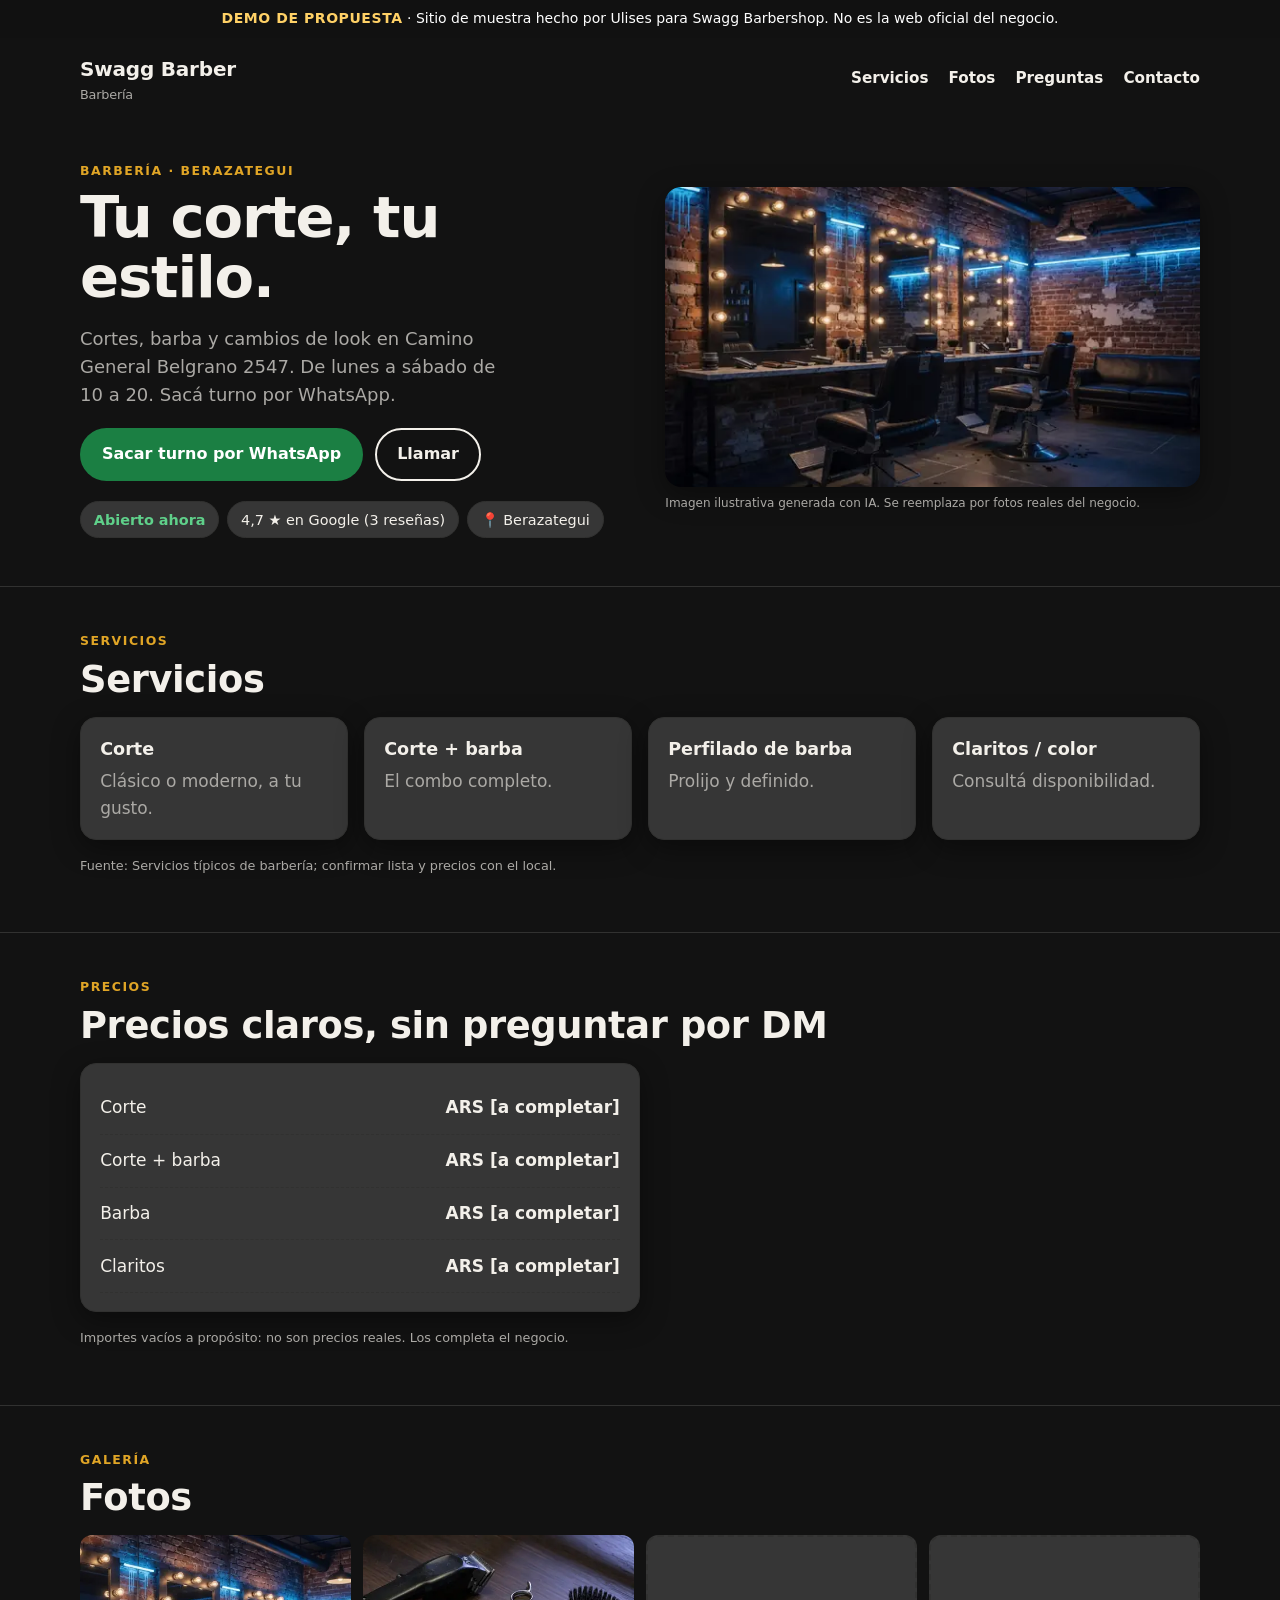
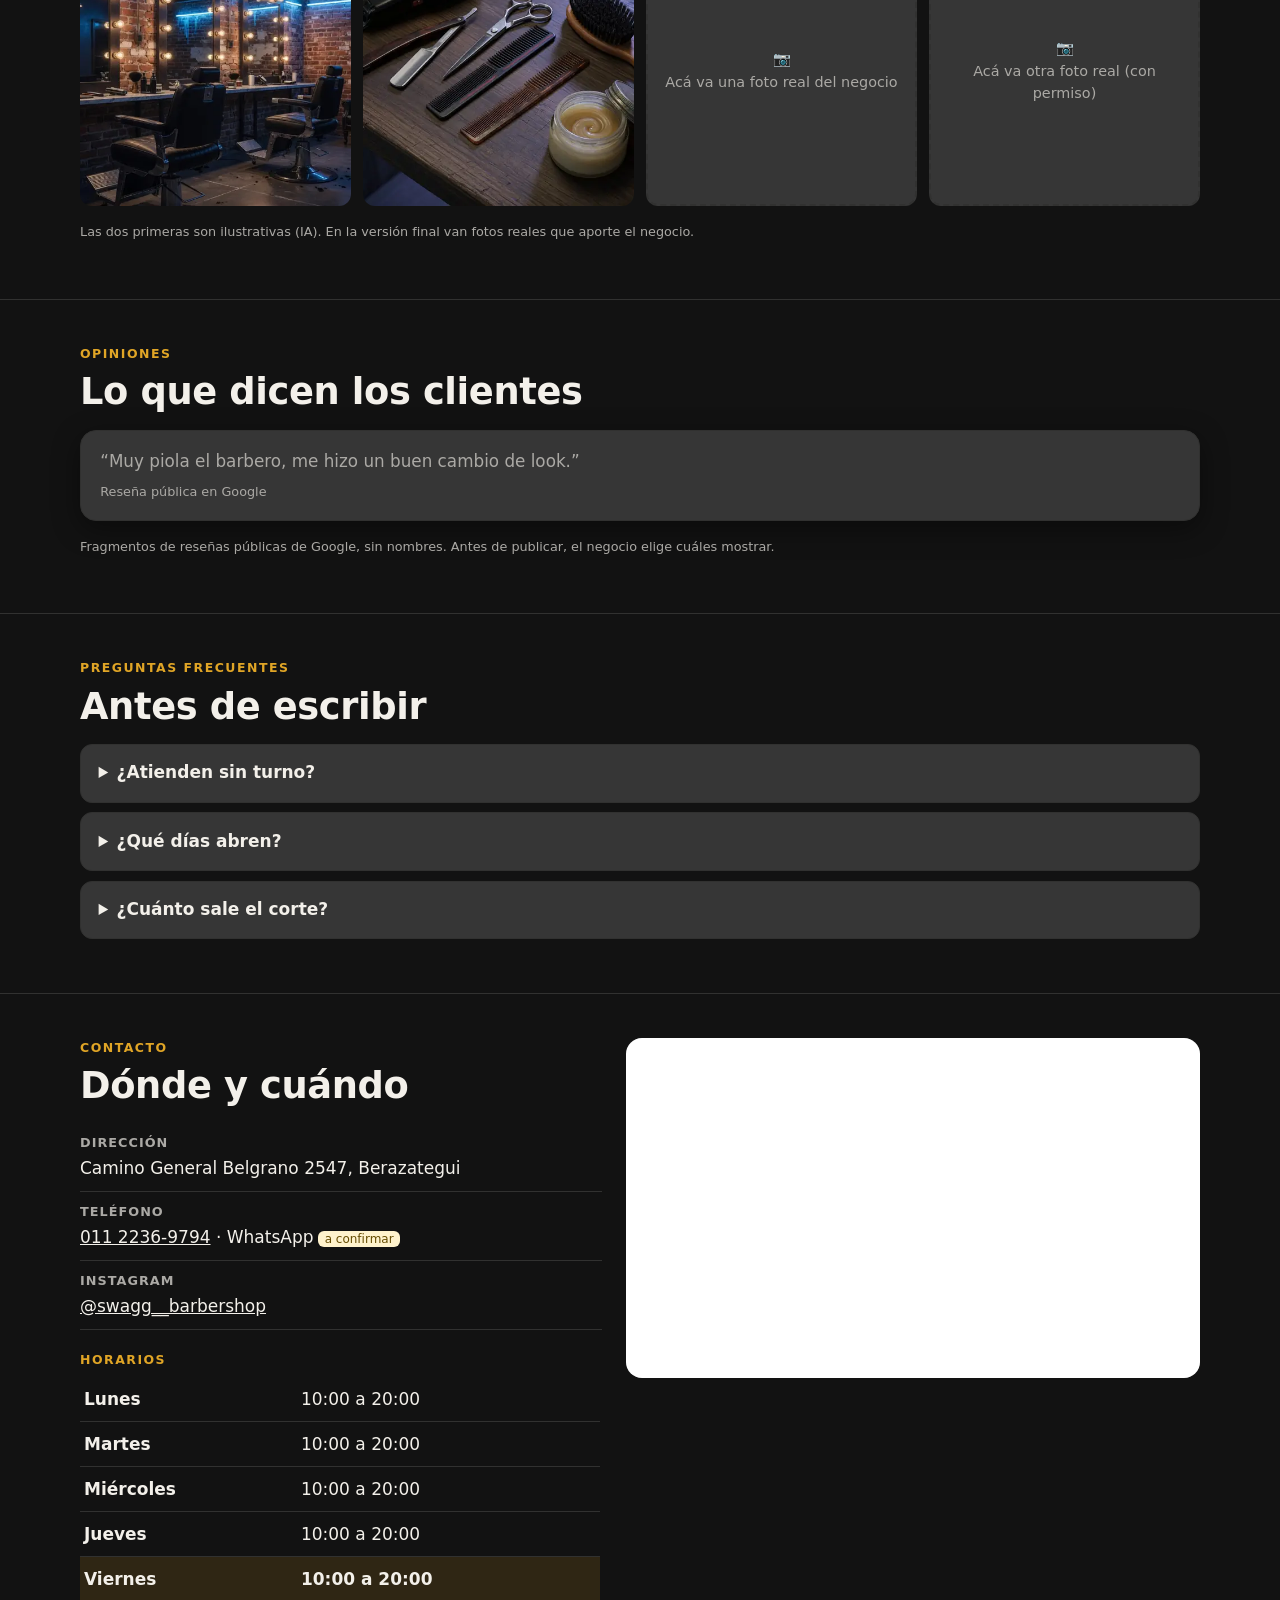
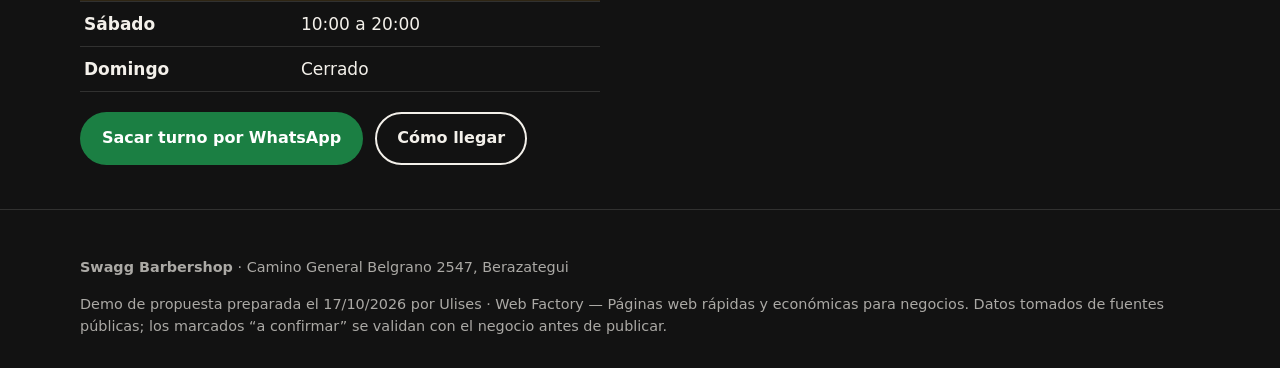
<file: swagg-barber/index.html>
<!doctype html>
<html lang="es-AR" class="dark"><head><meta charset="utf-8"><meta name="viewport" content="width=device-width,initial-scale=1">
<title>Swagg Barbershop · Barbería en Berazategui · Demo</title>
<meta name="description" content="Cortes, barba y cambios de look en Camino General Belgrano 2547. De lunes a sábado de 10 a 20. Sacá turno por WhatsApp."><meta name="robots" content="noindex,nofollow"><meta name="theme-color" content="#e0a526">
<meta property="og:title" content="Swagg Barbershop · Demo de propuesta"><meta property="og:description" content="Tu corte, tu estilo."><meta property="og:type" content="website"><meta property="og:url" content="https://elulises15.github.io/demos-clientes/swagg-barber/"><meta property="og:image" content="https://elulises15.github.io/demos-clientes/swagg-barber/img/hero-960.webp"><link rel="canonical" href="https://elulises15.github.io/demos-clientes/swagg-barber/">
<link rel="icon" href="data:image/svg+xml,%3Csvg xmlns='http://www.w3.org/2000/svg' viewBox='0 0 64 64'%3E%3Crect width='64' height='64' rx='14' fill='%23e0a526'/%3E%3Ctext x='32' y='42' font-size='30' text-anchor='middle' fill='white' font-family='Arial' font-weight='700'%3ES%3C/text%3E%3C/svg%3E">
<link rel="preload" as="image" href="img/hero-560.webp" imagesrcset="img/hero-560.webp 560w, img/hero-960.webp 960w" imagesizes="(min-width:900px) 540px, 100vw">
<style>:root{--accent-text:color-mix(in srgb,var(--accent) 70%,#000);--accent:#b8863b;--accent2:#2b2118;--bg:#fbf7f1;--ink:#231a12;--muted:color-mix(in srgb,var(--ink) 68%,var(--bg));--card:color-mix(in srgb,var(--bg) 88%,#fff);--line:color-mix(in srgb,var(--ink) 14%,var(--bg));--radius:16px;--shadow:0 8px 28px rgb(0 0 0/.08);font-family:system-ui,-apple-system,"Segoe UI",Roboto,Ubuntu,sans-serif;color-scheme:light}
.dark{--accent-text:var(--accent);--card:color-mix(in srgb,var(--bg) 85%,#fff);--shadow:0 8px 28px rgb(0 0 0/.4);color-scheme:dark}
*{box-sizing:border-box}html{scroll-behavior:smooth;scroll-padding-top:4.5rem}@media (prefers-reduced-motion:reduce){html{scroll-behavior:auto}*{animation:none!important;transition:none!important}}
body{margin:0;background:var(--bg);color:var(--ink);line-height:1.55;font-size:1.0625rem;padding-bottom:5rem}
img{max-width:100%;height:auto;display:block}a{color:inherit}
.skip{position:absolute;left:-999px;top:0;background:#000;color:#fff;padding:.6rem 1rem;z-index:99}.skip:focus{left:.5rem;top:.5rem}
:focus-visible{outline:3px solid var(--accent);outline-offset:3px}
.demo-bar{background:#111;color:#fff;font-size:.875rem;text-align:center;padding:.5rem 1rem;position:sticky;top:0;z-index:50}
.demo-bar strong{color:#ffd166;letter-spacing:.04em;text-transform:uppercase}
.wrap{width:min(1120px,100% - 2.5rem);margin-inline:auto}
header.top{display:flex;align-items:center;justify-content:space-between;gap:1rem;padding:1rem 0}
.brand{font-weight:800;font-size:1.25rem;text-decoration:none;letter-spacing:-.01em}.brand small{display:block;font-weight:500;font-size:.8rem;color:var(--muted)}
nav.links{display:none;gap:1.25rem}nav.links a{text-decoration:none;font-weight:600;font-size:.95rem}nav.links a:hover{color:var(--accent)}
@media(min-width:820px){nav.links{display:flex}}
.btn{display:inline-flex;align-items:center;justify-content:center;gap:.5rem;min-height:48px;padding:.75rem 1.25rem;border-radius:999px;font-weight:700;text-decoration:none;border:2px solid transparent;cursor:pointer;font-size:1rem}
.btn-wa{background:#1b7f43;color:#fff}.btn-wa:hover{background:#156a37}
.btn-alt{border-color:currentColor;background:transparent}
.btn[aria-disabled=true]{opacity:.65;cursor:not-allowed}
.hero{display:grid;gap:1.5rem;padding:1rem 0 2rem}
@media(min-width:900px){.hero{grid-template-columns:1.05fr 1fr;align-items:center;padding:2.5rem 0 3rem}}
.eyebrow{text-transform:uppercase;letter-spacing:.12em;font-size:.78rem;font-weight:800;color:var(--accent-text);margin:0 0 .5rem}
.dark .eyebrow{color:var(--accent)}
h1{font-size:clamp(2.1rem,7vw,3.6rem);line-height:1.05;margin:0 0 1rem;letter-spacing:-.02em}
h2{font-size:clamp(1.6rem,5vw,2.3rem);line-height:1.15;margin:0 0 1rem;letter-spacing:-.01em}
h3{margin:0 0 .35rem;font-size:1.1rem}
.lead{font-size:1.125rem;color:var(--muted);margin:0 0 1.25rem;max-width:38ch}
.actions{display:flex;flex-wrap:wrap;gap:.75rem}
.hero figure{margin:0;position:relative}.hero img{border-radius:var(--radius);box-shadow:var(--shadow);aspect-ratio:16/9;object-fit:cover;width:100%}
.ai-note{font-size:.75rem;color:var(--muted);margin-top:.4rem}
.chips{display:flex;flex-wrap:wrap;gap:.5rem;margin:1.25rem 0 0;padding:0;list-style:none}
.chips li{background:var(--card);border:1px solid var(--line);border-radius:999px;padding:.4rem .8rem;font-size:.9rem}
.status-open{color:#1b7f43;font-weight:700}.status-closed{color:#b42318;font-weight:700}.dark .status-open{color:#5fd08a}.dark .status-closed{color:#ff8a80}
section.block{padding:2.75rem 0;border-top:1px solid var(--line)}
.grid{display:grid;gap:1rem;grid-template-columns:repeat(auto-fit,minmax(240px,1fr))}
.card{background:var(--card);border:1px solid var(--line);border-radius:var(--radius);padding:1.1rem 1.2rem;box-shadow:var(--shadow)}
.card p{margin:0;color:var(--muted)}
.src{font-size:.8rem;color:var(--muted);margin-top:1rem}
.tags{display:flex;flex-wrap:wrap;gap:.5rem;list-style:none;padding:0;margin:0}.tags li{background:var(--accent-text);color:#fff;border-radius:999px;padding:.45rem .9rem;font-weight:700;font-size:.92rem}
.dark .tags li{color:#111}
.price-list{list-style:none;margin:0;padding:0}.price-list li{display:flex;flex-wrap:wrap;justify-content:space-between;gap:.25rem 1rem;padding:.8rem 0;border-bottom:1px dashed var(--line)}.price-list li span:last-child{font-weight:700}
.menu{display:grid;gap:1rem;grid-template-columns:repeat(auto-fit,minmax(220px,1fr))}.menu ul{margin:.25rem 0 0;padding-left:1.1rem}
table.hours{width:100%;border-collapse:collapse;max-width:520px}table.hours th,table.hours td{text-align:left;padding:.55rem .25rem;border-bottom:1px solid var(--line)}table.hours tr.today{background:color-mix(in srgb,var(--accent) 14%,transparent);font-weight:700}
.gallery{display:grid;gap:.75rem;grid-template-columns:repeat(2,1fr)}@media(min-width:820px){.gallery{grid-template-columns:repeat(4,1fr)}}
.gallery figure{margin:0}.gallery img,.ph{border-radius:12px;aspect-ratio:1;object-fit:cover;width:100%}
.ph{display:grid;place-items:center;text-align:center;padding:1rem;border:2px dashed var(--line);color:var(--muted);font-size:.9rem;background:var(--card)}
blockquote{margin:0;font-size:1.05rem}blockquote footer{font-size:.8rem;color:var(--muted);margin-top:.5rem}
details{background:var(--card);border:1px solid var(--line);border-radius:12px;padding:.9rem 1.1rem;margin-bottom:.6rem}summary{font-weight:700;cursor:pointer;min-height:28px}details p{margin:.6rem 0 0;color:var(--muted)}
.contact{display:grid;gap:1.5rem}@media(min-width:900px){.contact{grid-template-columns:1fr 1.1fr}}
dl.info{margin:0 0 1.25rem}dl.info div{padding:.6rem 0;border-bottom:1px solid var(--line)}dl.info dt{font-size:.8rem;text-transform:uppercase;letter-spacing:.08em;color:var(--muted);font-weight:700}dl.info dd{margin:.15rem 0 0}
.unv{font-size:.75rem;background:#fff3cd;color:#664d03;border-radius:6px;padding:.05rem .4rem;margin-left:.3rem;white-space:nowrap}
.map{border:0;width:100%;height:340px;border-radius:var(--radius);background:var(--card)}
footer.site{border-top:1px solid var(--line);padding:2rem 0 1rem;font-size:.9rem;color:var(--muted)}
.sticky-cta{position:fixed;left:0;right:0;bottom:0;padding:.7rem 1rem calc(.7rem + env(safe-area-inset-bottom));background:color-mix(in srgb,var(--bg) 92%,transparent);backdrop-filter:blur(8px);border-top:1px solid var(--line);display:flex;gap:.6rem;z-index:40}
.sticky-cta .btn{flex:1}@media(min-width:900px){.sticky-cta{display:none}body{padding-bottom:0}}
.fixture{display:grid;gap:.6rem}.match{display:flex;justify-content:space-between;align-items:center;background:var(--card);border:1px solid var(--line);border-radius:12px;padding:.7rem 1rem}.match b{font-variant-numeric:tabular-nums}

.contact>div{min-width:0}dl.info dd a{overflow-wrap:anywhere}
:root{--accent:#e0a526;--accent2:#111111;--bg:#121212;--ink:#f3f0ea}</style>
<script type="application/ld+json">{"@context": "https://schema.org", "@type": "HairSalon", "name": "Swagg Barbershop", "address": {"@type": "PostalAddress", "streetAddress": "Camino General Belgrano 2547, Berazategui", "addressLocality": "Berazategui", "addressRegion": "Buenos Aires", "addressCountry": "AR"}, "geo": {"@type": "GeoCoordinates", "latitude": -34.7934041, "longitude": -58.239726}, "telephone": "011 2236-9794", "sameAs": ["https://instagram.com/swagg__barbershop"], "openingHoursSpecification": [{"@type": "OpeningHoursSpecification", "dayOfWeek": "https://schema.org/Monday", "opens": "10:00", "closes": "20:00"}, {"@type": "OpeningHoursSpecification", "dayOfWeek": "https://schema.org/Tuesday", "opens": "10:00", "closes": "20:00"}, {"@type": "OpeningHoursSpecification", "dayOfWeek": "https://schema.org/Wednesday", "opens": "10:00", "closes": "20:00"}, {"@type": "OpeningHoursSpecification", "dayOfWeek": "https://schema.org/Thursday", "opens": "10:00", "closes": "20:00"}, {"@type": "OpeningHoursSpecification", "dayOfWeek": "https://schema.org/Friday", "opens": "10:00", "closes": "20:00"}, {"@type": "OpeningHoursSpecification", "dayOfWeek": "https://schema.org/Saturday", "opens": "10:00", "closes": "20:00"}]}</script></head>
<body><a class="skip" href="#contenido">Saltar al contenido</a>
<div class="demo-bar" role="note"><strong>Demo de propuesta</strong> · Sitio de muestra hecho por Ulises para Swagg Barbershop. No es la web oficial del negocio.</div>
<div class="wrap"><header class="top"><a class="brand" href="#contenido">Swagg Barber<small>Barbería</small></a>
<nav class="links" aria-label="Secciones"><a href="#servicios">Servicios</a><a href="#galeria">Fotos</a><a href="#preguntas">Preguntas</a><a href="#contacto">Contacto</a></nav></header></div>
<main id="contenido">
<section class="wrap hero" aria-labelledby="t"><div><p class="eyebrow">Barbería · Berazategui</p><h1 id="t">Tu corte, tu estilo.</h1><p class="lead">Cortes, barba y cambios de look en Camino General Belgrano 2547. De lunes a sábado de 10 a 20. Sacá turno por WhatsApp.</p>
<div class="actions"><a class="btn btn-wa" href="https://wa.me/5491122369794?text=%C2%A1Hola%21%20Quer%C3%ADa%20sacar%20un%20turno%20en%20Swagg%20Barber." target="_blank" rel="noopener">Sacar turno por WhatsApp</a><a class="btn btn-alt" href="tel:+5491122369794">Llamar</a></div>
<ul class="chips" data-hours='[[&quot;10:00&quot;, &quot;20:00&quot;], [&quot;10:00&quot;, &quot;20:00&quot;], [&quot;10:00&quot;, &quot;20:00&quot;], [&quot;10:00&quot;, &quot;20:00&quot;], [&quot;10:00&quot;, &quot;20:00&quot;], [&quot;10:00&quot;, &quot;20:00&quot;], null]'><li><span data-status>Horario</span></li><li>4,7 ★ en Google (3 reseñas)</li><li>📍 Berazategui</li></ul></div>
<figure><img src="img/hero-960.webp" srcset="img/hero-560.webp 560w, img/hero-960.webp 960w" sizes="(min-width:900px) 540px, 100vw" width="960" height="540" alt="Barbería con sillones de cuero negro, espejos con luces y pared de ladrillo (imagen ilustrativa generada con IA)." fetchpriority="high"><figcaption class="ai-note">Imagen ilustrativa generada con IA. Se reemplaza por fotos reales del negocio.</figcaption></figure></section>
<section class="block" id="servicios"><div class="wrap"><p class="eyebrow">Servicios</p><h2>Servicios</h2><div class="grid"><div class="card"><h3>Corte</h3><p>Clásico o moderno, a tu gusto.</p></div><div class="card"><h3>Corte + barba</h3><p>El combo completo.</p></div><div class="card"><h3>Perfilado de barba</h3><p>Prolijo y definido.</p></div><div class="card"><h3>Claritos / color</h3><p>Consultá disponibilidad.</p></div></div><p class="src">Fuente: Servicios típicos de barbería; confirmar lista y precios con el local.</p></div></section>
<section class="block" id="precios"><div class="wrap"><p class="eyebrow">Precios</p><h2>Precios claros, sin preguntar por DM</h2><div class="card" style="max-width:560px"><ul class="price-list"><li><span>Corte</span><span>ARS [a completar]</span></li><li><span>Corte + barba</span><span>ARS [a completar]</span></li><li><span>Barba</span><span>ARS [a completar]</span></li><li><span>Claritos</span><span>ARS [a completar]</span></li></ul></div><p class="src">Importes vacíos a propósito: no son precios reales. Los completa el negocio.</p></div></section>
<section class="block" id="galeria"><div class="wrap"><p class="eyebrow">Galería</p><h2>Fotos</h2><div class="gallery">
<figure><img src="img/hero-480sq.webp" width="480" height="480" loading="lazy" alt="Barbería con sillones de cuero negro, espejos con luces y pared de ladrillo (imagen ilustrativa generada con IA)."></figure>
<figure><img src="img/g2-480sq.webp" width="480" height="480" loading="lazy" alt="Herramientas de barbería sobre madera oscura (imagen ilustrativa generada con IA)."></figure>
<div class="ph" role="img" aria-label="Espacio para foto real del negocio">📷<br>Acá va una foto real del negocio</div>
<div class="ph" role="img" aria-label="Espacio para foto real del negocio">📷<br>Acá va otra foto real (con permiso)</div>
</div><p class="src">Las dos primeras son ilustrativas (IA). En la versión final van fotos reales que aporte el negocio.</p></div></section>
<section class="block" id="opiniones"><div class="wrap"><p class="eyebrow">Opiniones</p><h2>Lo que dicen los clientes</h2><div class="grid"><div class="card"><blockquote><p>“Muy piola el barbero, me hizo un buen cambio de look.”</p><footer>Reseña pública en Google</footer></blockquote></div></div><p class="src">Fragmentos de reseñas públicas de Google, sin nombres. Antes de publicar, el negocio elige cuáles mostrar.</p></div></section>
<section class="block" id="preguntas"><div class="wrap"><p class="eyebrow">Preguntas frecuentes</p><h2>Antes de escribir</h2><details><summary>¿Atienden sin turno?</summary><p>Consultá por WhatsApp; con turno te asegurás el horario.</p></details><details><summary>¿Qué días abren?</summary><p>Lunes a sábado de 10 a 20 h.</p></details><details><summary>¿Cuánto sale el corte?</summary><p>La lista de precios la completa la barbería y se actualiza cuando quieran.</p></details></div></section>
<section class="block" id="contacto"><div class="wrap contact"><div><p class="eyebrow">Contacto</p><h2>Dónde y cuándo</h2><dl class="info"><div><dt>Dirección</dt><dd>Camino General Belgrano 2547, Berazategui</dd></div><div><dt>Teléfono</dt><dd><a href="tel:+5491122369794">011 2236-9794</a> · WhatsApp<span class="unv">a confirmar</span></dd></div><div><dt>Instagram</dt><dd><a href="https://instagram.com/swagg__barbershop" target="_blank" rel="noopener">@swagg__barbershop</a></dd></div></dl><table class="hours"><caption class="eyebrow" style="text-align:left">Horarios</caption><tr data-d="0"><th scope="row">Lunes</th><td>10:00 a 20:00</td></tr><tr data-d="1"><th scope="row">Martes</th><td>10:00 a 20:00</td></tr><tr data-d="2"><th scope="row">Miércoles</th><td>10:00 a 20:00</td></tr><tr data-d="3"><th scope="row">Jueves</th><td>10:00 a 20:00</td></tr><tr data-d="4"><th scope="row">Viernes</th><td>10:00 a 20:00</td></tr><tr data-d="5"><th scope="row">Sábado</th><td>10:00 a 20:00</td></tr><tr data-d="6"><th scope="row">Domingo</th><td>Cerrado</td></tr></table>
<div class="actions" style="margin-top:1.25rem"><a class="btn btn-wa" href="https://wa.me/5491122369794?text=%C2%A1Hola%21%20Quer%C3%ADa%20sacar%20un%20turno%20en%20Swagg%20Barber." target="_blank" rel="noopener">Sacar turno por WhatsApp</a><a class="btn btn-alt" href="https://www.google.com/maps/dir/?api=1&amp;destination=-34.7934041,-58.239726" target="_blank" rel="noopener">Cómo llegar</a></div></div>
<div><iframe class="map" title="Mapa de Google con la ubicación de Swagg Barbershop" src="https://maps.google.com/maps?q=-34.7934041,-58.239726&amp;z=16&amp;hl=es&amp;output=embed" loading="lazy" referrerpolicy="no-referrer-when-downgrade"></iframe></div></div></section>
</main>
<footer class="site"><div class="wrap"><p><strong>Swagg Barbershop</strong> · Camino General Belgrano 2547, Berazategui</p><p>Demo de propuesta preparada el 17/10/2026 por Ulises · Web Factory — Páginas web rápidas y económicas para negocios. Datos tomados de fuentes públicas; los marcados “a confirmar” se validan con el negocio antes de publicar.</p></div></footer>
<div class="sticky-cta"><a class="btn btn-wa" href="https://wa.me/5491122369794?text=%C2%A1Hola%21%20Quer%C3%ADa%20sacar%20un%20turno%20en%20Swagg%20Barber." target="_blank" rel="noopener">Sacar turno por WhatsApp</a></div>
<script>// Estado "abierto ahora" en hora de Argentina (UTC-3, sin horario de verano). Se recalcula cada minuto.
(function(){
  var el=document.querySelector('[data-hours]'); if(!el) return;
  var h; try{h=JSON.parse(el.getAttribute('data-hours'))}catch(e){return}
  function mins(s){var p=s.split(':');return +p[0]*60+ +p[1]}
  function update(){
    var now=new Date(Date.now()-3*3600*1000);
    var d=(now.getUTCDay()+6)%7, m=now.getUTCHours()*60+now.getUTCMinutes(), open=false, t=h[d];
    document.querySelectorAll('table.hours tr.today').forEach(function(r){r.classList.remove('today')});
    var row=document.querySelector('table.hours tr[data-d="'+d+'"]'); if(row) row.classList.add('today');
    if(t){for(var i=0;i<t.length;i+=2){if(m>=mins(t[i])&&m<mins(t[i+1])) open=true}}
    var s=document.querySelector('[data-status]'); if(!s) return;
    s.textContent=open?'Abierto ahora':'Cerrado ahora'; s.className=open?'status-open':'status-closed';
  }
  update(); setInterval(update,60000);
  document.addEventListener('visibilitychange',function(){if(!document.hidden) update()});
})();
</script></body></html>
</file>
<file: complejo-aylen-kit-demo/styles.css>
/* Complejo Aylen · Web Factory
   Identidad: rojo del escudo, negro y cal de cancha; condensada itálica como en sus placas. */
@font-face{font-family:"Barlow Condensed";src:url(fonts/barlow-condensed-800i.woff2) format("woff2");font-weight:800;font-style:italic;font-display:swap}
@font-face{font-family:"Barlow Condensed";src:url(fonts/barlow-condensed-600.woff2) format("woff2");font-weight:600;font-display:swap}
@font-face{font-family:Barlow;src:url(fonts/barlow-400.woff2) format("woff2");font-weight:400;font-display:swap}
@font-face{font-family:Barlow;src:url(fonts/barlow-600.woff2) format("woff2");font-weight:600;font-display:swap}

:root{
  --negro:#0e0f0e;   /* texto, sección torneo */
  --rojo:#d90404;    /* escudo: CTA, líneas de cal */
  --rojo-luz:#ff5a4d;/* rojo legible sobre negro */
  --cal:#f4f4f1;     /* fondo */
  --plata:#c9cbc7;   /* filetes */
  --gris:#565956;    /* texto secundario */
  --borde:clamp(1.25rem,5vw,4.5rem);
  --display:"Barlow Condensed","Arial Narrow",Impact,sans-serif;
  --curva:cubic-bezier(.2,.7,.2,1);
}
*,*::before,*::after{box-sizing:border-box}
html{-webkit-text-size-adjust:100%;text-size-adjust:100%;scroll-padding-top:3.5rem}
body{margin:0;background:var(--cal);color:var(--negro);font:400 1.0625rem/1.55 Barlow,system-ui,sans-serif;}
img,iframe{display:block;max-width:100%}
img{height:auto}
a{color:inherit;text-underline-offset:.18em}
h1,h2,h3,p,ul,figure{margin:0;padding:0}
ul{list-style:none}
:focus-visible{outline:3px solid var(--rojo);outline-offset:3px}
.torneo :focus-visible,.pie :focus-visible,.demo :focus-visible{outline-color:#fff}
.sr{position:absolute;width:1px;height:1px;padding:0;margin:-1px;overflow:hidden;clip-path:inset(50%);white-space:nowrap;border:0}
.skip{position:absolute;left:.5rem;top:.5rem;z-index:30;padding:.6rem 1rem;background:var(--negro);color:#fff;transform:translateY(-300%)}
.skip:focus{transform:none}

h1,h2,.linea,.gol,.zona{font-family:var(--display);font-weight:800;font-style:italic;text-transform:uppercase}
h2{font-size:clamp(2.75rem,12vw,6.5rem);line-height:.92;letter-spacing:-.01em}

/* Aviso: en flujo y sticky, siempre a la vista */
.demo{position:sticky;top:0;z-index:20;padding:.35rem var(--borde);background:var(--negro);color:#fff;font-size:.8125rem;line-height:1.35}
@media(max-height:480px){.demo{position:static}}

.top{display:flex;flex-wrap:wrap;align-items:center;justify-content:space-between;gap:.25rem 1.5rem;padding:.75rem var(--borde)}
.marca{display:flex;align-items:center;gap:.6rem;font:600 1.25rem/1 var(--display);text-transform:uppercase;letter-spacing:.02em;text-decoration:none}
.marca img{width:44px;height:44px;mix-blend-mode:multiply}
.top nav{display:flex;gap:1.1rem;margin-left:-.1rem}
.top nav a{display:inline-block;padding:.65rem 0;font:600 1.0625rem/1.2 var(--display);text-decoration:none;text-transform:uppercase;letter-spacing:.02em}
.top nav a:hover{text-decoration:underline;text-decoration-color:var(--rojo);text-decoration-thickness:3px}

.cta{display:inline-flex;align-items:center;justify-content:center;min-height:52px;padding:.8rem 1.5rem;background:var(--rojo);color:#fff;font:600 1.3125rem/1.1 var(--display);text-transform:uppercase;letter-spacing:.02em;text-decoration:none;text-align:center}
.cta:hover{background:#b30303}
.cta-claro{background:#fff;color:var(--negro)}
.cta-claro:hover{background:var(--plata)}

/* Hero: el título manda, la foto se va por el borde derecho */
.hero{position:relative;display:grid;grid-template-columns:minmax(0,1fr);padding-top:clamp(.5rem,2vw,1.5rem);overflow-x:clip}
.hero h1{position:relative;padding-inline:var(--borde);font-size:clamp(3rem,17.8vw,7rem);line-height:.95;letter-spacing:-.012em}
.linea{display:block;overflow:clip;overflow-clip-margin:.2em}
.linea>span{display:block}
.hero-texto{position:relative;padding:1.25rem var(--borde) 1.75rem;max-width:36rem}
.hero-texto p{margin-bottom:1.25rem;font-size:1.125rem;max-width:44ch}
.tel{display:block;width:max-content;padding:.75rem 0;font-weight:600}
.hero-foto{position:relative;margin:0;background:transparent;max-width:min(100%,28rem);margin-inline:auto}
.hero-foto img{width:100%;aspect-ratio:1/1;object-fit:cover;object-position:50% 45%}
.hero-dato{position:relative;display:flex;flex-wrap:wrap;justify-content:space-between;gap:.1rem 1.25rem;width:100%;margin-top:-1.5rem;padding:.65rem .9rem .65rem var(--borde);background:var(--negro);color:#fff;font:600 1.1875rem/1.2 var(--display);text-transform:uppercase;letter-spacing:.02em}
.hero-dato b{font-weight:600;color:var(--rojo-luz)}

/* Predio: lista tipográfica, no cards */
.predio{display:grid;grid-template-columns:minmax(0,1fr);gap:2rem;padding:clamp(3.5rem,9vw,7.5rem) var(--borde)}
.seis{display:grid;grid-template-columns:repeat(6,minmax(0,1fr));gap:.4rem;max-width:21rem;margin-top:1.25rem}
.seis i{display:block;aspect-ratio:2/3;border:2px solid var(--rojo);background:linear-gradient(var(--rojo),var(--rojo)) center/100% 2px no-repeat}
.predio-foto{width:100%;max-width:min(100%,28rem);margin-top:2rem;margin-inline:0}
.predio-foto img{width:100%;aspect-ratio:1/1;object-fit:cover;object-position:50% 42%}
.lista{border-top:3px solid var(--negro)}
.lista li{padding:1.1rem 0 1.2rem;border-bottom:1px solid var(--plata)}
.lista h3{font:800 italic clamp(1.75rem,6.4vw,2.75rem)/1 var(--display);text-transform:uppercase}
.lista p{margin-top:.35rem;color:var(--gris);max-width:48ch}
.lista a{color:var(--negro);font-weight:600}
.salud{display:grid;gap:.85rem}
.salud .foto-34{margin:0;width:100%;max-width:min(100%,28rem)}
.salud .foto-34 img,.foto-34 img{width:100%;aspect-ratio:1/1;object-fit:cover;object-position:50% 50%}
.sin-dato h3{color:var(--rojo)}

/* Torneo: la placa del complejo convertida en tablero real */
.torneo{position:relative;overflow-x:clip;display:grid;grid-template-columns:minmax(0,1fr);background:var(--negro);color:#fff;padding-block:clamp(3.5rem,9vw,7rem)}
.torneo>*{position:relative;padding-inline:var(--borde)}
/* Líneas de cal: el recurso de sus placas, rojo sobre negro */
.torneo .torneo-cal{position:absolute;top:5.5rem;right:0;width:54vw;height:36vw;padding:0;color:var(--rojo);opacity:.6;pointer-events:none}
.torneo-rotulo{font:600 1.25rem/1.2 var(--display);text-transform:uppercase;letter-spacing:.02em;color:var(--rojo-luz);margin-bottom:.6rem}
.torneo h2{font-size:clamp(4rem,19vw,10rem);line-height:.86}
.torneo .torneo-foto{padding:0;margin:2rem 0 0;width:100%;max-width:min(100%,28rem)}
.torneo-foto img{width:100%;aspect-ratio:1/1;object-fit:cover;object-position:50% 45%}
.torneo-info{margin-top:1.75rem}
.torneo-info>p:first-child{font-size:1.125rem;max-width:42ch;margin-bottom:1.25rem}
.nota{margin-top:1.25rem;max-width:46ch;font-size:.9375rem;color:#c4c6c2}
.tablero{margin-top:2.75rem}
.tablero table{width:100%;border-collapse:collapse;table-layout:fixed}
.tablero caption{text-align:left;padding-bottom:1rem;font-size:.9375rem;color:#c4c6c2;caption-side:top}
.zona{display:block;width:max-content;margin-bottom:.5rem;padding:.1rem .9rem .1rem .7rem;background:var(--rojo);color:#fff;font-size:1.75rem;line-height:1.2}
.tablero td{padding:.7rem 0;border-top:1px solid #3a3c3a;font-weight:600;line-height:1.2;overflow-wrap:anywhere}
.tablero td:first-child{text-align:right;padding-right:.25rem}
.tablero .gol{width:4.25rem;text-align:center;font-size:1.75rem;line-height:1}
.tablero td:last-child{padding-left:.25rem}

/* Cómo llegar */
.llegar{display:grid;grid-template-columns:minmax(0,1fr);gap:2.5rem;padding:clamp(3.5rem,9vw,7rem) var(--borde) 0}
.llegar h2{font-size:clamp(2.75rem,12.5vw,6rem)}
.altura{display:block;color:var(--rojo);font-size:1.9em;line-height:.9}
.barrio{margin-top:.75rem;font:600 1.5rem/1.2 var(--display);text-transform:uppercase}
.ojo{margin:1rem 0 1.5rem;max-width:42ch;color:var(--gris)}
.horas{width:100%;border-collapse:collapse;font:600 1.5rem/1.2 var(--display);text-transform:uppercase}
.horas caption{text-align:left;padding-bottom:.6rem;font:400 1rem/1.4 Barlow,system-ui,sans-serif;text-transform:none;color:var(--gris)}
.horas th,.horas td{padding:.65rem 0;border-top:1px solid var(--plata);text-align:left;font-weight:600}
.horas tr:first-child th,.horas tr:first-child td{border-top:3px solid var(--negro)}
.horas td{text-align:right}
.horas tr.hoy th,.horas tr.hoy td{color:var(--rojo)}
.mapa{width:calc(100% + var(--borde)*2);max-width:none;height:320px;margin-inline:calc(var(--borde)*-1);border:0;background:var(--plata)}

.pie{display:grid;grid-template-columns:minmax(0,1fr);gap:1.75rem;padding:2.5rem var(--borde) 3.5rem;background:var(--negro);color:#d6d8d4;font-size:.9375rem}
.pie p+p{margin-top:.5rem}
.pie a{color:#fff}
.pie-nombre{font:800 italic 1.875rem/1 var(--display);text-transform:uppercase;color:#fff;margin-bottom:.5rem}
.pie-demo{max-width:60ch;padding-top:1.25rem;border-top:1px solid #3a3c3a;font-size:.875rem}
.pie-demo strong{color:#fff}

/* Botón flotante de WhatsApp (siempre visible, mobile y desktop) */
.fab{position:fixed;z-index:60;right:calc(.75rem + env(safe-area-inset-right,0px));bottom:calc(.75rem + env(safe-area-inset-bottom,0px));width:3.375rem;height:3.375rem;border-radius:50%;display:grid;place-items:center;background:#25D366;color:#fff;box-shadow:0 .25rem 0 #0E5F2D,0 .375rem 0 #0A4521,0 .5rem .875rem rgba(0,0,0,.28);text-decoration:none;pointer-events:auto}
.fab:focus-visible{outline:3px solid #fff;outline-offset:3px}
.fab svg{display:block;width:1.75rem;height:1.75rem}

@media(min-width:960px){
  .top{flex-wrap:nowrap}
  .top nav{gap:2rem;margin-left:0}

  .hero{grid-template-columns:repeat(12,minmax(0,1fr));grid-template-rows:auto 1fr auto;padding-top:0}
  .hero h1{grid-column:1/8;grid-row:1;padding-top:1rem;padding-right:0;font-size:clamp(5.5rem,10.5vw,13rem)}
  .tel{display:inline-block;margin-left:1rem}
  .hero-texto{grid-column:1/7;grid-row:2;padding-top:2rem;padding-right:1rem;align-self:start}
  .hero-foto{grid-column:8/-1;grid-row:1/4;margin:0;max-width:none}
  .hero-foto img{height:100%;aspect-ratio:1/1;object-fit:cover;object-position:50% 40%}
  .hero-dato{grid-column:1/8;grid-row:3;width:auto;margin:0;padding-block:.85rem;font-size:1.375rem}

  .predio{grid-template-columns:repeat(12,minmax(0,1fr));column-gap:1.5rem;align-items:start}
  .predio-cabeza{grid-column:1/6}
  .lista{grid-column:7/-1}
  .predio-foto{width:100%;max-width:min(100%,28rem);margin:3rem 0 0}

  .torneo{grid-template-columns:repeat(12,minmax(0,1fr));column-gap:1.5rem;align-items:start}
  .torneo>*{padding-inline:0}
  .torneo .torneo-cal{top:1.5rem;width:36vw;height:24vw}
  .torneo-rotulo{grid-column:1/-1;padding-left:var(--borde)}
  .torneo h2{grid-column:1/-1;padding-left:var(--borde);font-size:clamp(6rem,11.4vw,14rem);white-space:nowrap}
  .torneo .torneo-foto{grid-column:1/7;grid-row:3/5;align-self:stretch;margin:2.5rem 0 0}
  .torneo-foto img{height:auto;aspect-ratio:1/1;object-fit:cover;object-position:50% 45%}
  .torneo-info{grid-column:8/-1;grid-row:3;margin-top:2.5rem;padding-right:var(--borde)}
  .tablero{grid-column:8/-1;grid-row:4;margin-top:2.5rem;padding-right:var(--borde)}

  .llegar{grid-template-columns:repeat(12,minmax(0,1fr));column-gap:1.5rem;row-gap:4rem;align-items:end}
  .llegar-texto{grid-column:1/9}
  .horas{grid-column:9/-1}
  .mapa{grid-column:1/-1;height:440px}

  .pie{grid-template-columns:repeat(12,minmax(0,1fr));column-gap:1.5rem;padding-bottom:2.5rem}
  .pie-datos{grid-column:1/7}
  .pie-demo{grid-column:8/-1;padding-top:0;border-top:0;align-self:end}
}

/* Movimiento: todo transform/opacity y solo si la persona no pidió reducirlo.
   Fuera de este bloque no hay nada oculto ni animado. */
@media(prefers-reduced-motion:no-preference){
  html{scroll-behavior:smooth}
  @keyframes sube{from{transform:translateY(125%)}to{transform:none}}
  @keyframes entra-foto{from{opacity:0;transform:translateX(2.5rem)}to{opacity:1;transform:none}}
  @keyframes aparece{from{opacity:0}to{opacity:1}}

  .linea>span{animation:sube .7s var(--curva) both}
  .linea:nth-child(2)>span{animation-delay:.08s}
  .linea:nth-child(3)>span{animation-delay:.16s}
  .hero-foto img{animation:entra-foto .8s var(--curva) .2s both}
  .hero-texto,.hero-dato{animation:aparece .6s ease-out .35s both}

  .cta{transition:background-color .15s ease-out,transform .15s ease-out}
  .cta:active{transform:scale(.98)}

  /* Una sola entrada al hacer scroll por bloque: las canchas y el tablero */
  .js [data-entrada] i,.js [data-entrada] tbody tr{opacity:0;transform:translateY(.75rem);transition:opacity .45s ease-out,transform .45s var(--curva)}
  .js [data-entrada].visto i,.js [data-entrada].visto tbody tr{opacity:1;transform:none}
  [data-entrada] :nth-child(2){transition-delay:.06s}
  [data-entrada] :nth-child(3){transition-delay:.12s}
  [data-entrada] :nth-child(4){transition-delay:.18s}
  [data-entrada] :nth-child(5){transition-delay:.24s}
  [data-entrada] :nth-child(6){transition-delay:.3s}
}

.pie-datos p{margin:0 0 .45rem;line-height:1.45}
.pie-datos a{overflow-wrap:anywhere}
.demo{display:none}
</file>
<file: complejo-aylen/styles.css>
/* Complejo Aylen · Web Factory
   Identidad: rojo del escudo, negro y cal de cancha; condensada itálica como en sus placas. */
@font-face{font-family:"Barlow Condensed";src:url(fonts/barlow-condensed-800i.woff2) format("woff2");font-weight:800;font-style:italic;font-display:swap}
@font-face{font-family:"Barlow Condensed";src:url(fonts/barlow-condensed-600.woff2) format("woff2");font-weight:600;font-display:swap}
@font-face{font-family:Barlow;src:url(fonts/barlow-400.woff2) format("woff2");font-weight:400;font-display:swap}
@font-face{font-family:Barlow;src:url(fonts/barlow-600.woff2) format("woff2");font-weight:600;font-display:swap}

:root{
  --negro:#0e0f0e;   /* texto, sección torneo */
  --rojo:#d90404;    /* escudo: CTA, líneas de cal */
  --rojo-luz:#ff5a4d;/* rojo legible sobre negro */
  --cal:#f4f4f1;     /* fondo */
  --plata:#c9cbc7;   /* filetes */
  --gris:#565956;    /* texto secundario */
  --borde:clamp(1.25rem,5vw,4.5rem);
  --display:"Barlow Condensed","Arial Narrow",Impact,sans-serif;
  --curva:cubic-bezier(.2,.7,.2,1);
}
*,*::before,*::after{box-sizing:border-box}
html{-webkit-text-size-adjust:100%;text-size-adjust:100%;scroll-padding-top:3.5rem}
body{margin:0;background:var(--cal);color:var(--negro);font:400 1.0625rem/1.55 Barlow,system-ui,sans-serif;}
img,iframe{display:block;max-width:100%}
img{height:auto}
a{color:inherit;text-underline-offset:.18em}
h1,h2,h3,p,ul,figure{margin:0;padding:0}
ul{list-style:none}
:focus-visible{outline:3px solid var(--rojo);outline-offset:3px}
.torneo :focus-visible,.pie :focus-visible,.demo :focus-visible{outline-color:#fff}
.sr{position:absolute;width:1px;height:1px;padding:0;margin:-1px;overflow:hidden;clip-path:inset(50%);white-space:nowrap;border:0}
.skip{position:absolute;left:.5rem;top:.5rem;z-index:30;padding:.6rem 1rem;background:var(--negro);color:#fff;transform:translateY(-300%)}
.skip:focus{transform:none}

h1,h2,.linea,.gol,.zona{font-family:var(--display);font-weight:800;font-style:italic;text-transform:uppercase}
h2{font-size:clamp(2.75rem,12vw,6.5rem);line-height:.92;letter-spacing:-.01em}

/* Aviso: en flujo y sticky, siempre a la vista */
.demo{position:sticky;top:0;z-index:20;padding:.35rem var(--borde);background:var(--negro);color:#fff;font-size:.8125rem;line-height:1.35}
@media(max-height:480px){.demo{position:static}}

.top{display:flex;flex-wrap:wrap;align-items:center;justify-content:space-between;gap:.35rem 1.5rem;padding:.75rem var(--borde)}
.marca{display:flex;align-items:center;gap:.6rem;font:600 1.25rem/1 var(--display);text-transform:uppercase;letter-spacing:.02em;text-decoration:none}
.marca img{width:44px;height:44px;mix-blend-mode:multiply}
.top nav{display:flex;flex-wrap:wrap;gap:.15rem 1rem;width:100%;margin:0;padding-top:.15rem;border-top:1px solid var(--plata)}
.top nav a{display:inline-flex;align-items:center;min-height:44px;padding:.35rem 0;font:600 1.0625rem/1.2 var(--display);text-decoration:none;text-transform:uppercase;letter-spacing:.02em}
.top nav a:hover{text-decoration:underline;text-decoration-color:var(--rojo);text-decoration-thickness:3px}

.cta{display:inline-flex;align-items:center;justify-content:center;min-height:52px;padding:.8rem 1.5rem;background:var(--rojo);color:#fff;font:600 1.3125rem/1.1 var(--display);text-transform:uppercase;letter-spacing:.02em;text-decoration:none;text-align:center}
.cta:hover{background:#b30303}
.cta-claro{background:#fff;color:var(--negro)}
.cta-claro:hover{background:var(--plata)}

/* Hero: el título manda, la foto se va por el borde derecho */
.hero{position:relative;display:grid;grid-template-columns:minmax(0,1fr);padding-top:clamp(.5rem,2vw,1.5rem);overflow-x:clip}
.hero h1{position:relative;padding-inline:var(--borde);font-size:clamp(3rem,17.8vw,7rem);line-height:.95;letter-spacing:-.012em}
.linea{display:block;overflow:clip;overflow-clip-margin:.2em}
.linea>span{display:block}
.hero-texto{position:relative;padding:1.25rem var(--borde) 1.75rem;max-width:36rem}
.hero-texto p{margin-bottom:1.25rem;font-size:1.125rem;max-width:44ch}
.tel{display:block;width:max-content;padding:.75rem 0;font-weight:600}
.hero-foto{position:relative;margin:0;background:transparent;max-width:min(100%,28rem);margin-inline:auto}
.hero-foto img{width:100%;aspect-ratio:1/1;object-fit:cover;object-position:50% 45%}
.hero-dato{position:relative;display:flex;flex-wrap:wrap;justify-content:space-between;align-items:baseline;gap:.35rem 1.25rem;width:100%;margin-top:-1.5rem;padding:.75rem .9rem .75rem var(--borde);background:var(--negro);color:#fff;font:600 1.125rem/1.25 var(--display);text-transform:uppercase;letter-spacing:.02em}
.hero-dato b{font-weight:600;color:var(--rojo-luz)}

/* Predio: lista tipográfica, no cards */
.predio{display:grid;grid-template-columns:minmax(0,1fr);gap:2rem;padding:clamp(3.5rem,9vw,7.5rem) var(--borde)}
.seis{display:grid;grid-template-columns:repeat(6,minmax(0,1fr));gap:.4rem;max-width:21rem;margin-top:1.25rem}
.seis i{display:block;aspect-ratio:2/3;border:2px solid var(--rojo);background:linear-gradient(var(--rojo),var(--rojo)) center/100% 2px no-repeat}
.predio-foto{width:100%;max-width:min(100%,28rem);margin-top:2rem;margin-inline:0}
.predio-foto img{width:100%;aspect-ratio:1/1;object-fit:cover;object-position:50% 42%}
.lista{border-top:3px solid var(--negro)}
.lista li{padding:1rem 0 1.05rem;border-bottom:1px solid var(--plata)}
.lista h3{font:800 italic clamp(1.6rem,6vw,2.75rem)/1.05 var(--display);text-transform:uppercase}
.lista p{margin-top:.4rem;color:var(--gris);max-width:48ch;line-height:1.5}
.lista a{color:var(--negro);font-weight:600}
.salud{display:grid;gap:.85rem}
.salud .foto-34{margin:0;width:100%;max-width:min(100%,28rem)}
.salud .foto-34 img,.foto-34 img{width:100%;aspect-ratio:1/1;object-fit:cover;object-position:50% 50%}
.sin-dato h3{color:var(--rojo)}

/* Torneo: la placa del complejo convertida en tablero real */
.torneo{position:relative;overflow-x:clip;display:grid;grid-template-columns:minmax(0,1fr);background:var(--negro);color:#fff;padding-block:clamp(3.5rem,9vw,7rem)}
.torneo>*{position:relative;padding-inline:var(--borde)}
/* Líneas de cal: el recurso de sus placas, rojo sobre negro */
.torneo .torneo-cal{position:absolute;top:5.5rem;right:0;width:54vw;height:36vw;padding:0;color:var(--rojo);opacity:.6;pointer-events:none}
.torneo-rotulo{font:600 1.25rem/1.2 var(--display);text-transform:uppercase;letter-spacing:.02em;color:var(--rojo-luz);margin-bottom:.6rem}
.torneo h2{font-size:clamp(4rem,19vw,10rem);line-height:.86}
.torneo .torneo-foto{padding:0;margin:2rem 0 0;width:100%;max-width:min(100%,28rem)}
.torneo-foto img{width:100%;aspect-ratio:1/1;object-fit:cover;object-position:50% 45%}
.torneo-info{margin-top:1.75rem}
.torneo-info>p:first-child{font-size:1.125rem;max-width:42ch;margin-bottom:1.25rem}
.nota{margin-top:1.25rem;max-width:46ch;font-size:.9375rem;color:#c4c6c2}
.tablero{margin-top:2.75rem}
.tablero table{width:100%;border-collapse:collapse;table-layout:fixed}
.tablero caption{text-align:left;padding-bottom:1rem;font-size:.9375rem;color:#c4c6c2;caption-side:top}
.zona{display:block;width:max-content;margin-bottom:.5rem;padding:.1rem .9rem .1rem .7rem;background:var(--rojo);color:#fff;font-size:1.75rem;line-height:1.2}
.tablero td{padding:.7rem 0;border-top:1px solid #3a3c3a;font-weight:600;line-height:1.2;overflow-wrap:anywhere}
.tablero td:first-child{text-align:right;padding-right:.25rem}
.tablero .gol{width:4.25rem;text-align:center;font-size:1.75rem;line-height:1}
.tablero td:last-child{padding-left:.25rem}

/* Cómo llegar */
.llegar{display:grid;grid-template-columns:minmax(0,1fr);gap:2.5rem;padding:clamp(3.5rem,9vw,7rem) var(--borde) 0}
.llegar h2{font-size:clamp(2.75rem,12.5vw,6rem)}
.altura{display:block;color:var(--rojo);font-size:1.9em;line-height:.9}
.barrio{margin-top:.75rem;font:600 1.5rem/1.2 var(--display);text-transform:uppercase}
.ojo{margin:1rem 0 1.5rem;max-width:42ch;color:var(--gris)}
.horas{width:100%;border-collapse:collapse;font:600 1.5rem/1.2 var(--display);text-transform:uppercase}
.horas caption{text-align:left;padding-bottom:.6rem;font:400 1rem/1.4 Barlow,system-ui,sans-serif;text-transform:none;color:var(--gris)}
.horas th,.horas td{padding:.7rem 0;border-top:1px solid var(--plata);text-align:left;font-weight:600;vertical-align:baseline}
.horas tr:first-child th,.horas tr:first-child td{border-top:3px solid var(--negro)}
.horas td{text-align:right}
.horas tr.hoy th,.horas tr.hoy td{color:var(--rojo)}
.mapa{width:calc(100% + var(--borde)*2);max-width:none;height:320px;margin-inline:calc(var(--borde)*-1);border:0;background:var(--plata)}

.pie{display:grid;grid-template-columns:minmax(0,1fr);gap:1.75rem;padding:2.5rem var(--borde) 3.5rem;background:var(--negro);color:#d6d8d4;font-size:.9375rem}
.pie p+p{margin-top:.5rem}
.pie a{color:#fff}
.pie-nombre{font:800 italic 1.875rem/1 var(--display);text-transform:uppercase;color:#fff;margin-bottom:.5rem}
.pie-demo{max-width:60ch;padding-top:1.25rem;border-top:1px solid #3a3c3a;font-size:.875rem}
.pie-demo strong{color:#fff}

/* Botón flotante de WhatsApp (siempre visible, mobile y desktop) */
.fab{position:fixed;z-index:60;right:calc(.75rem + env(safe-area-inset-right,0px));bottom:calc(.75rem + env(safe-area-inset-bottom,0px));width:3.375rem;height:3.375rem;border-radius:50%;display:grid;place-items:center;background:#25D366;color:#fff;box-shadow:0 .25rem 0 #0E5F2D,0 .375rem 0 #0A4521,0 .5rem .875rem rgba(0,0,0,.28);text-decoration:none;pointer-events:auto}
.fab:focus-visible{outline:3px solid #fff;outline-offset:3px}
.fab svg{display:block;width:1.75rem;height:1.75rem}

@media(min-width:960px){
  .top{flex-wrap:nowrap}
  .top nav{width:auto;gap:2rem;margin-left:0;padding-top:0;border-top:0}

  .hero{grid-template-columns:repeat(12,minmax(0,1fr));grid-template-rows:auto 1fr auto;padding-top:0}
  .hero h1{grid-column:1/8;grid-row:1;padding-top:1rem;padding-right:0;font-size:clamp(5.5rem,10.5vw,13rem)}
  .tel{display:inline-block;margin-left:1rem}
  .hero-texto{grid-column:1/7;grid-row:2;padding-top:2rem;padding-right:1rem;align-self:start}
  .hero-foto{grid-column:8/-1;grid-row:1/4;margin:0;max-width:none}
  .hero-foto img{height:100%;aspect-ratio:1/1;object-fit:cover;object-position:50% 40%}
  .hero-dato{grid-column:1/8;grid-row:3;width:auto;margin:0;padding-block:.85rem;font-size:1.375rem}

  .predio{grid-template-columns:repeat(12,minmax(0,1fr));column-gap:1.5rem;align-items:start}
  .predio-cabeza{grid-column:1/6}
  .lista{grid-column:7/-1}
  .predio-foto{width:100%;max-width:min(100%,28rem);margin:3rem 0 0}

  .torneo{grid-template-columns:repeat(12,minmax(0,1fr));column-gap:1.5rem;align-items:start}
  .torneo>*{padding-inline:0}
  .torneo .torneo-cal{top:1.5rem;width:36vw;height:24vw}
  .torneo-rotulo{grid-column:1/-1;padding-left:var(--borde)}
  .torneo h2{grid-column:1/-1;padding-left:var(--borde);font-size:clamp(6rem,11.4vw,14rem);white-space:nowrap}
  .torneo .torneo-foto{grid-column:1/7;grid-row:3/5;align-self:stretch;margin:2.5rem 0 0}
  .torneo-foto img{height:auto;aspect-ratio:1/1;object-fit:cover;object-position:50% 45%}
  .torneo-info{grid-column:8/-1;grid-row:3;margin-top:2.5rem;padding-right:var(--borde)}
  .tablero{grid-column:8/-1;grid-row:4;margin-top:2.5rem;padding-right:var(--borde)}

  .llegar{grid-template-columns:repeat(12,minmax(0,1fr));column-gap:1.5rem;row-gap:4rem;align-items:end}
  .llegar-texto{grid-column:1/9}
  .horas{grid-column:9/-1}
  .mapa{grid-column:1/-1;height:440px}

  .pie{grid-template-columns:repeat(12,minmax(0,1fr));column-gap:1.5rem;padding-bottom:2.5rem}
  .pie-datos{grid-column:1/7}
  .pie-demo{grid-column:8/-1;padding-top:0;border-top:0;align-self:end}
}

/* Movimiento: todo transform/opacity y solo si la persona no pidió reducirlo.
   Fuera de este bloque no hay nada oculto ni animado. */
@media(prefers-reduced-motion:no-preference){
  html{scroll-behavior:smooth}
  @keyframes sube{from{transform:translateY(125%)}to{transform:none}}
  @keyframes entra-foto{from{opacity:0;transform:translateX(2.5rem)}to{opacity:1;transform:none}}
  @keyframes aparece{from{opacity:0}to{opacity:1}}

  .linea>span{animation:sube .7s var(--curva) both}
  .linea:nth-child(2)>span{animation-delay:.08s}
  .linea:nth-child(3)>span{animation-delay:.16s}
  .hero-foto img{animation:entra-foto .8s var(--curva) .2s both}
  .hero-texto,.hero-dato{animation:aparece .6s ease-out .35s both}

  .cta{transition:background-color .15s ease-out,transform .15s ease-out}
  .cta:active{transform:scale(.98)}

  /* Una sola entrada al hacer scroll por bloque: las canchas y el tablero */
  .js [data-entrada] i,.js [data-entrada] tbody tr{opacity:0;transform:translateY(.75rem);transition:opacity .45s ease-out,transform .45s var(--curva)}
  .js [data-entrada].visto i,.js [data-entrada].visto tbody tr{opacity:1;transform:none}
  [data-entrada] :nth-child(2){transition-delay:.06s}
  [data-entrada] :nth-child(3){transition-delay:.12s}
  [data-entrada] :nth-child(4){transition-delay:.18s}
  [data-entrada] :nth-child(5){transition-delay:.24s}
  [data-entrada] :nth-child(6){transition-delay:.3s}
}

.pie-datos p{margin:0 0 .45rem;line-height:1.45}
.pie-datos a{overflow-wrap:anywhere}
.demo{display:none}
</file>
<file: el-origen-eventos-kit-demo/styles.css>
@font-face{font-family:"Jost";src:url(fonts/jost.woff2) format("woff2");font-weight:100 900;font-display:swap}
@font-face{font-family:"Allura";src:url(fonts/allura.woff2) format("woff2");font-display:swap}

:root{
  --noche:#0e1020;   /* fondo: el cielo y las sombras de la foto de la entrada */
  --noche-2:#191c33; /* superficies sobre la noche */
  --lino:#f4efe4;    /* texto claro y sección de alquiler: los sillones blancos */
  --niebla:#b9bbcd;  /* texto secundario sobre noche */
  --tinta:#17182c;   /* texto sobre lino */
  --oro:#fdba1a;     /* acento de sus placas; nunca como texto sobre lino */
  --cuerpo:"Jost",system-ui,sans-serif;
  --firma:"Allura","Segoe Script",cursive;
  --curva:cubic-bezier(.2,.7,.2,1);
}

*,*::before,*::after{box-sizing:border-box}
html{scroll-behavior:smooth;scroll-padding-top:1rem;scroll-padding-bottom:5.5rem;-webkit-text-size-adjust:100%;text-size-adjust:100%}
body{margin:0;background:var(--noche);color:var(--lino);font:400 1.0625rem/1.55 var(--cuerpo);padding-bottom:4.75rem}
img{display:block;max-width:100%;height:auto}
a{color:inherit;text-underline-offset:.2em}
h2{margin:0;font-weight:300;font-size:clamp(2.1rem,8.5vw,3.5rem);line-height:1.08;letter-spacing:-.005em}
h3{margin:0;font-weight:500;font-size:1.25rem;line-height:1.25}
p{margin:0}
:focus-visible{outline:3px solid var(--oro);outline-offset:3px}
.alquiler :focus-visible,.tarjeta :focus-visible{outline-color:currentColor}

.caja{width:min(70rem,100% - 2.5rem);margin-inline:auto}
.bajada{margin-top:.75rem;max-width:46ch;color:var(--niebla);font-size:1.125rem}

.saltar{position:absolute;left:.5rem;top:.5rem;z-index:60;padding:.6rem 1rem;background:var(--lino);color:var(--tinta);transform:translateY(-300%)}
.saltar:focus{transform:none}
.demo{padding:.5rem 1.25rem;background:var(--noche-2);color:var(--lino);font-size:.875rem;line-height:1.4;text-align:center}
.demo strong{font-weight:500;color:var(--oro)}
.confirmar{display:inline-block;padding:0 .4em;border:1px dashed currentColor;border-radius:3px;font-size:.8125rem;line-height:1.5;white-space:nowrap}

/* Cabecera */
.cabecera{display:flex;align-items:center;justify-content:space-between;gap:1rem;padding:.6rem 1.25rem;background:var(--noche)}
.marca{display:flex;align-items:center;gap:.6rem;min-height:44px;text-decoration:none;font-weight:400;font-size:.875rem;letter-spacing:.26em;text-transform:uppercase}
.marca img{width:auto;height:2.25rem}
.menu{display:none}
.cabecera__cta{display:inline-flex;align-items:center;min-height:44px;font-weight:500;color:var(--oro);text-underline-offset:.3em}

/* Botones */
.btn{display:inline-flex;align-items:center;justify-content:center;min-height:50px;padding:.7rem 1.4rem;border:1px solid transparent;border-radius:2px;background:none;color:inherit;font:500 1.0625rem/1.2 var(--cuerpo);text-align:center;text-decoration:none;cursor:pointer;transition:transform .25s var(--curva),opacity .25s}
.btn:hover{transform:translateY(-2px)}
.btn:active{transform:none;opacity:.85}
.btn--oro{background:var(--oro);color:var(--tinta)}
.btn--linea{border-color:currentColor}
.acciones{display:flex;flex-wrap:wrap;gap:.65rem}
.acciones .btn{flex:1 1 13rem}

/* Portada */
.portada{position:relative;overflow:hidden}
.portada__foto{display:block;position:relative}
.portada__foto img{width:100%;max-width:min(100%,28rem);margin-inline:auto;aspect-ratio:1/1;object-fit:cover;object-position:50% 45%}
.portada__foto::after{content:"";position:absolute;inset:0;background:linear-gradient(to bottom,transparent 52%,var(--noche) 98%)}
.portada__texto{position:relative;z-index:1;margin-top:-5.5rem;padding:0 1.25rem 2.75rem}
h1{margin:0;font-weight:inherit}
.nombre{display:block;margin-right:-.24em;font-weight:300;font-size:clamp(2.6rem,13vw,6.5rem);line-height:1;letter-spacing:.24em;text-transform:uppercase}
.rubro{display:block;margin-top:.55rem;font-size:clamp(.8125rem,3.4vw,1rem);letter-spacing:.2em;text-transform:uppercase;color:var(--lino)}
.lema{margin-top:.75rem;font-family:var(--firma);font-size:clamp(2.25rem,9.5vw,3.5rem);line-height:1.1;color:var(--oro)}
.lema--chico{margin-top:.25rem;font-size:clamp(2rem,8vw,2.75rem)}
.portada__datos{margin:.85rem 0 1.4rem;max-width:40ch;color:var(--lino)}

/* Eventos */
.eventos{padding:3.75rem 0}
/* El separador va antes de cada ítem y el clip oculta el del inicio de cada línea */
.tipos{display:flex;flex-wrap:wrap;margin:1.5rem 0 0 -1.6rem;padding:0;list-style:none;clip-path:inset(-8px -8px -8px 1rem)}
.tipos li{position:relative;padding-left:1.6rem}
.tipos li::before{content:"";position:absolute;left:.65rem;top:50%;width:.3rem;height:.3rem;margin-top:-.15rem;border-radius:50%;background:var(--oro)}
.tipos a{display:inline-flex;align-items:center;min-height:48px;font-weight:300;font-size:clamp(1.6rem,6.6vw,2.75rem);line-height:1.15;text-decoration:none;transition:transform .3s var(--curva),opacity .3s}
.tipos a:hover{transform:translateY(-3px);opacity:.75}
.resena{margin:2.5rem 0 0;padding-top:1.25rem;border-top:1px solid #34385a}
.resena blockquote{margin:0;max-width:34ch;font-size:1.25rem;font-weight:300}
.resena figcaption{margin-top:.5rem;font-size:.9375rem;color:var(--niebla)}

/* Una noche: el hilo dorado une los pasos */
.noche{padding:3.75rem 0;background:var(--noche-2)}
.pasos{position:relative;margin:2.5rem 0 0;padding:0 0 0 2.25rem;list-style:none}
.hilo{position:absolute;left:.6rem;top:.5rem;bottom:.5rem;width:1px;background:#3e4268}
.hilo span{display:block;height:100%;background:var(--oro);transform-origin:top;transform:scaleY(var(--avance,1))}
.paso{position:relative;display:grid;gap:1.1rem;grid-template-columns:minmax(0,1fr)}
.paso+.paso{margin-top:3.25rem}
.paso__num{position:absolute;left:-2.25rem;top:0;display:grid;place-items:center;width:1.25rem;height:1.75rem;background:var(--noche-2);font-size:1rem;color:var(--oro)}
.paso h3{font-weight:300;font-size:clamp(1.6rem,6.4vw,2.25rem)}
.paso p{margin-top:.4rem;max-width:44ch;color:var(--niebla)}
.paso__foto{margin:0;overflow:hidden;border-radius:2px}
.paso__foto img{width:100%;object-fit:cover}
.paso__foto--chica{width:100%;max-width:min(100%,28rem)}
.paso__foto img,.paso__foto--chica img{width:100%;aspect-ratio:1/1;object-fit:cover;object-position:50% 45%}
.paso__fotos{display:grid;gap:.6rem;grid-template-columns:repeat(2,minmax(0,1fr))}
.paso__fotos>:first-child{grid-column:1/-1}
.trastienda{margin-top:3rem;padding-top:1.25rem;border-top:1px solid #3e4268;max-width:52ch;font-size:1.125rem}
.trastienda strong{font-weight:500}
.mas-fotos{margin-top:1rem}
.mas-fotos a{display:inline-flex;align-items:center;min-height:44px;color:var(--oro)}

.rv{transition:opacity .8s var(--curva),transform .8s var(--curva)}
@media (prefers-reduced-motion:no-preference){
  .js .rv:not(.visible){opacity:0;transform:translateY(18px)}
  .portada__foto img{animation:acercar 1.8s var(--curva) both}
  .portada__texto>*{animation:subir .9s var(--curva) both}
  .portada__texto>:nth-child(2){animation-delay:.12s}
  .portada__texto>:nth-child(3){animation-delay:.24s}
  .portada__texto>:nth-child(4){animation-delay:.36s}
}
@keyframes acercar{from{opacity:.4;transform:scale(1.05)}to{opacity:1;transform:none}}
@keyframes subir{from{opacity:0;transform:translateY(14px)}to{opacity:1;transform:none}}

/* Alquiler: la única sección clara, se lee como una cuenta */
.alquiler{padding:3.75rem 0;background:var(--lino);color:var(--tinta)}
.alquiler .bajada{color:#45465c}
.cuentas{display:grid;gap:2rem;margin-top:2.25rem}
.cuentas h3,.planes h3{padding-bottom:.5rem;border-bottom:1px solid var(--tinta)}
.cuentas ul{margin:0;padding:0;list-style:none}
.cuentas li{padding:.6rem 0;border-bottom:1px solid #d6cfbf}
.planes{display:grid;gap:2rem;margin-top:2.75rem}
.planes p{margin-top:.6rem;max-width:44ch}
.reserva{margin:.6rem 0 0;padding-left:1.25rem}
.reserva li+li{margin-top:.25rem}
.precios{margin-top:2.25rem;font-size:1.25rem;font-weight:300}

/* Consulta */
.consulta{padding:3.75rem 0}
.consulta__grilla{display:grid;gap:2rem;grid-template-columns:minmax(0,1fr)}
.formu{display:grid;gap:1rem;margin-top:1.5rem}
.formu label{display:grid;gap:.3rem;min-width:0;font-weight:500;font-size:.9375rem}
.formu select,.formu input{width:100%;min-width:0;min-height:50px;padding:.55rem .7rem;border:1px solid #5a5e86;border-radius:2px;background:var(--noche-2);color:var(--lino);font:400 1.0625rem var(--cuerpo);color-scheme:dark}
.formu__par{display:grid;gap:1rem;grid-template-columns:repeat(auto-fit,minmax(9.5rem,1fr))}
.formu__aviso{color:var(--oro);font-size:.9375rem}
.formu__aviso:empty{display:none}
.tarjeta{display:grid;gap:1rem;align-content:start;padding:1.5rem 1.25rem;background:var(--lino);color:var(--tinta);border-radius:2px}
.tarjeta__titulo{font-size:.875rem;letter-spacing:.2em;text-transform:uppercase}
.tarjeta__texto{display:block;white-space:pre-line;overflow-wrap:anywhere;font-size:1.125rem;line-height:1.5}
.tarjeta .btn--oro{width:100%}
.tarjeta__nota{font-size:.9375rem;color:#45465c}

/* Preguntas */
.preguntas{padding:3.75rem 0;background:var(--noche-2)}
.faq{margin-top:1.75rem}
.faq details{border-bottom:1px solid #3e4268}
.faq summary{display:flex;align-items:center;justify-content:space-between;gap:1rem;min-height:56px;padding:.6rem 0;font-size:1.125rem;cursor:pointer;list-style:none}
.faq summary::-webkit-details-marker{display:none}
.faq summary::after{content:"";flex:none;width:.6rem;height:.6rem;margin-right:.25rem;border-right:1px solid var(--oro);border-bottom:1px solid var(--oro);transform:rotate(45deg);transition:transform .3s var(--curva)}
.faq details[open] summary::after{transform:rotate(-135deg)}
.faq p{max-width:60ch;padding-bottom:1rem;color:var(--niebla)}

/* Cómo llegar */
.llegar{padding:3.75rem 0}
.llegar__grilla{display:grid;gap:2rem;grid-template-columns:minmax(0,1fr)}
.direccion{margin-top:1rem;font-style:normal;font-weight:300;font-size:clamp(1.4rem,5.6vw,2rem);line-height:1.25}
.datos{margin:1.5rem 0 0}
.datos div{display:grid;grid-template-columns:1fr;gap:.15rem;align-items:start;padding:.75rem 0;border-top:1px solid #34385a}
.datos dt{color:var(--niebla);font-size:.9375rem}
.datos dd{margin:0;overflow-wrap:anywhere}
.datos a{display:inline-flex;align-items:center;min-height:44px;overflow-wrap:anywhere;max-width:100%}
.mapa{display:grid;gap:1rem;align-content:center;min-height:14rem;padding:1.5rem;border:1px solid #34385a;border-radius:2px;color:var(--niebla)}
.mapa .btn{color:var(--lino)}
.mapa.abierto{display:block;padding:0;border:0;overflow:hidden}
.mapa iframe{display:block;width:100%;height:24rem;border:0}

/* Pie */
.pie{padding:3rem 0 2rem;background:#000;font-size:.9375rem}
.pie img{width:6rem;margin-bottom:.75rem}
.pie p{margin-top:.6rem}
.pie .lema{margin-bottom:.75rem}
.pie__demo{max-width:62ch;color:var(--niebla);font-size:.875rem}

/* Botón flotante de WhatsApp (siempre visible) */
.fab{position:fixed;z-index:60;right:calc(.75rem + env(safe-area-inset-right,0px));bottom:calc(.75rem + env(safe-area-inset-bottom,0px));width:3.375rem;height:3.375rem;border-radius:50%;display:grid;place-items:center;background:#25D366;color:#fff;box-shadow:0 .25rem 0 #0E5F2D,0 .375rem 0 #0A4521,0 .5rem .875rem rgba(0,0,0,.28);text-decoration:none;pointer-events:auto}
.fab:focus-visible{outline:3px solid #fff;outline-offset:3px}
.fab svg{display:block;width:1.75rem;height:1.75rem}

/* Barra de acción en celular */
.barra{position:fixed;inset:auto 0 0;z-index:40;display:flex;gap:.5rem;padding:.6rem .75rem calc(.6rem + env(safe-area-inset-bottom));background:var(--noche);border-top:1px solid #34385a;transition:transform .35s var(--curva),visibility .35s}
.js .barra.visible~.fab{bottom:calc(4.5rem + env(safe-area-inset-bottom,0px))}
.barra .btn{flex:1 1 0;min-width:0;padding-inline:.5rem}
.js .barra:not(.visible){transform:translateY(110%);visibility:hidden}

@media (min-width:620px){
  .cuentas{grid-template-columns:3fr 2fr;gap:3rem}
  .planes{grid-template-columns:repeat(3,minmax(0,1fr))}
  .tarjeta{padding:2rem}
}

@media (min-width:960px){
  html{scroll-padding-top:5rem;scroll-padding-bottom:1rem}
  body{padding-bottom:0}
  .barra{display:none}
  .cabecera{position:sticky;top:0;z-index:30;padding-inline:max(1.25rem,calc((100% - 70rem)/2))}
  .menu{display:flex;gap:1.75rem;margin-left:auto}
  .menu a{display:inline-flex;align-items:center;min-height:44px;text-decoration:none;font-size:1rem}
  .menu a:hover{text-decoration:underline}
  .cabecera__cta{margin-left:.75rem}

  .portada{display:grid;align-items:center;min-height:min(46rem,calc(100vh - 7rem))}
  .portada__foto{position:absolute;inset:0 0 0 38%}
  .portada__foto img{width:100%;max-width:none;height:100%;margin-inline:0;object-fit:cover;object-position:50% 40%}
  .portada__foto::after{background:linear-gradient(to right,var(--noche) 0,transparent 42%),linear-gradient(to bottom,transparent 86%,var(--noche))}
  .portada__texto{width:min(70rem,100% - 2.5rem);margin:0 auto;padding:3.5rem 0}
  .nombre{font-size:clamp(4rem,6.1vw,5.5rem)}
  .lema{font-size:3rem}
  .lema--chico{font-size:2.75rem}
  .acciones .btn{flex:0 1 auto}

  .eventos,.noche,.alquiler,.consulta,.preguntas,.llegar{padding:6rem 0}
  .tipos{max-width:58rem}

  .pasos{padding-left:0}
  .hilo{left:50%}
  .paso{grid-template-columns:repeat(2,minmax(0,1fr));gap:5rem;align-items:center}
  .paso+.paso{margin-top:5rem}
  .paso__num{left:50%;top:50%;width:2.25rem;transform:translate(-50%,-50%)}
  .paso:nth-child(odd) .paso__texto{order:2}
  .paso:nth-child(even) .paso__texto{justify-self:end;width:min(100%,24rem)}
  .paso:nth-child(odd) .paso__foto--chica{justify-self:end}

  .consulta__grilla{grid-template-columns:7fr 5fr;gap:4.5rem;align-items:end}
  .faq{display:grid;grid-template-columns:repeat(2,minmax(0,1fr));gap:0 4rem;align-items:start}
  .llegar__grilla{grid-template-columns:repeat(2,minmax(0,1fr));gap:4.5rem}
}

@media (prefers-reduced-motion:reduce){
  html{scroll-behavior:auto}
  *,*::before,*::after{animation:none!important;transition:none!important}
  .btn:hover,.tipos a:hover{transform:none}
}

.pie p{margin:0 0 .45rem;line-height:1.45}
.pie a{overflow-wrap:anywhere}
.demo{display:none}
</file>
<file: el-origen-eventos/styles.css>
@font-face{font-family:"Jost";src:url(fonts/jost.woff2) format("woff2");font-weight:100 900;font-display:swap}
@font-face{font-family:"Allura";src:url(fonts/allura.woff2) format("woff2");font-display:swap}

:root{
  --noche:#0e1020;   /* fondo: el cielo y las sombras de la foto de la entrada */
  --noche-2:#191c33; /* superficies sobre la noche */
  --lino:#f4efe4;    /* texto claro y sección de alquiler: los sillones blancos */
  --niebla:#b9bbcd;  /* texto secundario sobre noche */
  --tinta:#17182c;   /* texto sobre lino */
  --oro:#fdba1a;     /* acento de sus placas; nunca como texto sobre lino */
  --cuerpo:"Jost",system-ui,sans-serif;
  --firma:"Allura","Segoe Script",cursive;
  --curva:cubic-bezier(.2,.7,.2,1);
}

*,*::before,*::after{box-sizing:border-box}
html{scroll-behavior:smooth;scroll-padding-top:1rem;scroll-padding-bottom:5.5rem;-webkit-text-size-adjust:100%;text-size-adjust:100%}
body{margin:0;background:var(--noche);color:var(--lino);font:400 1.0625rem/1.55 var(--cuerpo);padding-bottom:4.75rem}
img{display:block;max-width:100%;height:auto}
a{color:inherit;text-underline-offset:.2em}
h2{margin:0;font-weight:300;font-size:clamp(2.1rem,8.5vw,3.5rem);line-height:1.08;letter-spacing:-.005em}
h3{margin:0;font-weight:500;font-size:1.25rem;line-height:1.25}
p{margin:0}
:focus-visible{outline:3px solid var(--oro);outline-offset:3px}
.alquiler :focus-visible,.tarjeta :focus-visible{outline-color:currentColor}

.caja{width:min(70rem,100% - 2.5rem);margin-inline:auto}
.bajada{margin-top:.75rem;max-width:46ch;color:var(--niebla);font-size:1.125rem}

.saltar{position:absolute;left:.5rem;top:.5rem;z-index:60;padding:.6rem 1rem;background:var(--lino);color:var(--tinta);transform:translateY(-300%)}
.saltar:focus{transform:none}
.demo{padding:.5rem 1.25rem;background:var(--noche-2);color:var(--lino);font-size:.875rem;line-height:1.4;text-align:center}
.demo strong{font-weight:500;color:var(--oro)}
.confirmar{display:inline-block;padding:0 .4em;border:1px dashed currentColor;border-radius:3px;font-size:.8125rem;line-height:1.5;white-space:nowrap}

/* Cabecera */
.cabecera{display:flex;align-items:center;justify-content:space-between;gap:1rem;padding:.6rem 1.25rem;background:var(--noche)}
.marca{display:flex;align-items:center;gap:.6rem;min-height:44px;text-decoration:none;font-weight:400;font-size:.875rem;letter-spacing:.26em;text-transform:uppercase}
.marca img{width:auto;height:2.25rem}
.menu{display:none}
.cabecera__cta{display:inline-flex;align-items:center;min-height:44px;font-weight:500;color:var(--oro);text-underline-offset:.3em}

/* Botones */
.btn{display:inline-flex;align-items:center;justify-content:center;min-height:50px;padding:.7rem 1.4rem;border:1px solid transparent;border-radius:2px;background:none;color:inherit;font:500 1.0625rem/1.2 var(--cuerpo);text-align:center;text-decoration:none;cursor:pointer;transition:transform .25s var(--curva),opacity .25s}
.btn:hover{transform:translateY(-2px)}
.btn:active{transform:none;opacity:.85}
.btn--oro{background:var(--oro);color:var(--tinta)}
.btn--linea{border-color:currentColor}
.acciones{display:flex;flex-wrap:wrap;gap:.65rem}
.acciones .btn{flex:1 1 13rem}

/* Portada */
.portada{position:relative;overflow:hidden}
.portada__foto{display:block;position:relative}
.portada__foto img{width:100%;max-width:min(100%,28rem);margin-inline:auto;aspect-ratio:1/1;object-fit:cover;object-position:50% 45%}
.portada__foto::after{content:"";position:absolute;inset:0;background:linear-gradient(to bottom,transparent 52%,var(--noche) 98%)}
.portada__texto{position:relative;z-index:1;margin-top:-5.5rem;padding:0 1.25rem 2.75rem}
h1{margin:0;font-weight:inherit}
.nombre{display:block;margin-right:-.24em;font-weight:300;font-size:clamp(2.6rem,13vw,6.5rem);line-height:1;letter-spacing:.24em;text-transform:uppercase}
.rubro{display:block;margin-top:.55rem;font-size:clamp(.8125rem,3.4vw,1rem);letter-spacing:.2em;text-transform:uppercase;color:var(--lino)}
.lema{margin-top:.75rem;font-family:var(--firma);font-size:clamp(2.25rem,9.5vw,3.5rem);line-height:1.1;color:var(--oro)}
.lema--chico{margin-top:.25rem;font-size:clamp(2rem,8vw,2.75rem)}
.portada__datos{margin:.85rem 0 1.4rem;max-width:40ch;color:var(--lino)}

/* Eventos: lista integrada (una fila por festejo en móvil) */
.eventos{padding:3.75rem 0}
.tipos{display:flex;flex-direction:column;margin:1.35rem 0 0;padding:0;list-style:none;border-top:1px solid #34385a}
.tipos li{position:relative;border-bottom:1px solid #34385a}
.tipos li::before{content:"";position:absolute;left:0;top:50%;width:.35rem;height:.35rem;margin-top:-.175rem;border-radius:50%;background:var(--oro)}
.tipos a{display:flex;align-items:center;min-height:52px;padding:.55rem 0 .55rem 1.35rem;font-weight:300;font-size:clamp(1.35rem,5.6vw,1.85rem);line-height:1.2;text-decoration:none;transition:transform .3s var(--curva),opacity .3s,color .3s}
.tipos a:hover{transform:translateX(4px);opacity:.85;color:var(--oro)}
.resena{margin:2.5rem 0 0;padding-top:1.25rem;border-top:1px solid #34385a}
.resena blockquote{margin:0;max-width:34ch;font-size:1.25rem;font-weight:300}
.resena figcaption{margin-top:.5rem;font-size:.9375rem;color:var(--niebla)}

/* Una noche: el hilo dorado une los pasos */
.noche{padding:3.75rem 0;background:var(--noche-2)}
.pasos{position:relative;margin:2.5rem 0 0;padding:0 0 0 2.25rem;list-style:none}
.hilo{position:absolute;left:.6rem;top:.5rem;bottom:.5rem;width:1px;background:#3e4268}
.hilo span{display:block;height:100%;background:var(--oro);transform-origin:top;transform:scaleY(var(--avance,1))}
.paso{position:relative;display:grid;gap:1.1rem;grid-template-columns:minmax(0,1fr)}
.paso+.paso{margin-top:3.25rem}
.paso__num{position:absolute;left:-2.25rem;top:0;display:grid;place-items:center;width:1.25rem;height:1.75rem;background:var(--noche-2);font-size:1rem;color:var(--oro)}
.paso h3{font-weight:300;font-size:clamp(1.6rem,6.4vw,2.25rem)}
.paso p{margin-top:.4rem;max-width:44ch;color:var(--niebla)}
.paso__foto{margin:0;overflow:hidden;border-radius:2px}
.paso__foto img{width:100%;object-fit:cover}
.paso__foto--chica{width:100%;max-width:min(100%,28rem)}
.paso__foto img,.paso__foto--chica img{width:100%;aspect-ratio:1/1;object-fit:cover;object-position:50% 45%}
.paso__fotos{display:grid;gap:.6rem;grid-template-columns:repeat(2,minmax(0,1fr))}
.paso__fotos>:first-child{grid-column:1/-1}
.trastienda{margin-top:3rem;padding-top:1.25rem;border-top:1px solid #3e4268;max-width:52ch;font-size:1.125rem}
.trastienda strong{font-weight:500}
.mas-fotos{margin-top:1rem}
.mas-fotos a{display:inline-flex;align-items:center;min-height:44px;color:var(--oro)}

.rv{transition:opacity .8s var(--curva),transform .8s var(--curva)}
@media (prefers-reduced-motion:no-preference){
  .js .rv:not(.visible){opacity:0;transform:translateY(18px)}
  .portada__foto img{animation:acercar 1.8s var(--curva) both}
  .portada__texto>*{animation:subir .9s var(--curva) both}
  .portada__texto>:nth-child(2){animation-delay:.12s}
  .portada__texto>:nth-child(3){animation-delay:.24s}
  .portada__texto>:nth-child(4){animation-delay:.36s}
}
@keyframes acercar{from{opacity:.4;transform:scale(1.05)}to{opacity:1;transform:none}}
@keyframes subir{from{opacity:0;transform:translateY(14px)}to{opacity:1;transform:none}}

/* Alquiler: la única sección clara, se lee como una cuenta */
.alquiler{padding:3.75rem 0;background:var(--lino);color:var(--tinta)}
.alquiler .bajada{color:#45465c}
.cuentas{display:grid;gap:2rem;margin-top:2.25rem}
.cuentas h3,.planes h3{padding-bottom:.5rem;border-bottom:1px solid var(--tinta)}
.cuentas ul{margin:0;padding:0;list-style:none}
.cuentas li{padding:.6rem 0;border-bottom:1px solid #d6cfbf}
.planes{display:grid;gap:2rem;margin-top:2.75rem}
.planes p{margin-top:.6rem;max-width:44ch}
.reserva{margin:.6rem 0 0;padding-left:1.25rem}
.reserva li+li{margin-top:.25rem}
.precios{margin-top:2.25rem;font-size:1.25rem;font-weight:300}

/* Consulta */
.consulta{padding:3.75rem 0}
.consulta__grilla{display:grid;gap:2rem;grid-template-columns:minmax(0,1fr)}
.formu{display:grid;gap:1rem;margin-top:1.5rem}
.formu label{display:grid;gap:.3rem;min-width:0;font-weight:500;font-size:.9375rem}
.formu select,.formu input{width:100%;min-width:0;min-height:50px;padding:.55rem .7rem;border:1px solid #5a5e86;border-radius:2px;background:var(--noche-2);color:var(--lino);font:400 1.0625rem var(--cuerpo);color-scheme:dark}
.formu__par{display:grid;gap:1rem;grid-template-columns:repeat(auto-fit,minmax(9.5rem,1fr))}
.formu__aviso{color:var(--oro);font-size:.9375rem}
.formu__aviso:empty{display:none}
.tarjeta{display:grid;gap:1rem;align-content:start;padding:1.5rem 1.25rem;background:var(--lino);color:var(--tinta);border-radius:2px}
.tarjeta__titulo{font-size:.875rem;letter-spacing:.2em;text-transform:uppercase}
.tarjeta__texto{display:block;white-space:pre-line;overflow-wrap:anywhere;font-size:1.125rem;line-height:1.5}
.tarjeta .btn--oro{width:100%}
.tarjeta__nota{font-size:.9375rem;color:#45465c}

/* Preguntas */
.preguntas{padding:3.75rem 0;background:var(--noche-2)}
.faq{margin-top:1.75rem}
.faq details{border-bottom:1px solid #3e4268}
.faq summary{display:flex;align-items:center;justify-content:space-between;gap:1rem;min-height:56px;padding:.6rem 0;font-size:1.125rem;cursor:pointer;list-style:none}
.faq summary::-webkit-details-marker{display:none}
.faq summary::after{content:"";flex:none;width:.6rem;height:.6rem;margin-right:.25rem;border-right:1px solid var(--oro);border-bottom:1px solid var(--oro);transform:rotate(45deg);transition:transform .3s var(--curva)}
.faq details[open] summary::after{transform:rotate(-135deg)}
.faq p{max-width:60ch;padding-bottom:1rem;color:var(--niebla)}

/* Cómo llegar */
.llegar{padding:3.75rem 0}
.llegar__grilla{display:grid;gap:2rem;grid-template-columns:minmax(0,1fr)}
.direccion{margin-top:1rem;font-style:normal;font-weight:300;font-size:clamp(1.4rem,5.6vw,2rem);line-height:1.25}
.datos{margin:1.5rem 0 0}
.datos div{display:grid;grid-template-columns:1fr;gap:.15rem;align-items:start;padding:.75rem 0;border-top:1px solid #34385a}
.datos dt{color:var(--niebla);font-size:.9375rem}
.datos dd{margin:0;overflow-wrap:anywhere}
.datos a{display:inline-flex;align-items:center;min-height:44px;overflow-wrap:anywhere;max-width:100%}
.mapa{display:grid;gap:1rem;align-content:center;min-height:14rem;padding:1.5rem;border:1px solid #34385a;border-radius:2px;color:var(--niebla)}
.mapa .btn{color:var(--lino)}
.mapa.abierto{display:block;padding:0;border:0;overflow:hidden}
.mapa iframe{display:block;width:100%;height:24rem;border:0}

/* Pie */
.pie{padding:3rem 0 2rem;background:#000;font-size:.9375rem}
.pie img{width:6rem;margin-bottom:.75rem}
.pie p{margin-top:.6rem}
.pie .lema{margin-bottom:.75rem}
.pie__demo{max-width:62ch;color:var(--niebla);font-size:.875rem}

/* Botón flotante de WhatsApp (siempre visible) */
.fab{position:fixed;z-index:60;right:calc(.75rem + env(safe-area-inset-right,0px));bottom:calc(.75rem + env(safe-area-inset-bottom,0px));width:3.375rem;height:3.375rem;border-radius:50%;display:grid;place-items:center;background:#25D366;color:#fff;box-shadow:0 .25rem 0 #0E5F2D,0 .375rem 0 #0A4521,0 .5rem .875rem rgba(0,0,0,.28);text-decoration:none;pointer-events:auto}
.fab:focus-visible{outline:3px solid #fff;outline-offset:3px}
.fab svg{display:block;width:1.75rem;height:1.75rem}

/* Barra de acción en celular */
.barra{position:fixed;inset:auto 0 0;z-index:40;display:flex;gap:.5rem;padding:.6rem .75rem calc(.6rem + env(safe-area-inset-bottom));background:var(--noche);border-top:1px solid #34385a;transition:transform .35s var(--curva),visibility .35s}
.js .barra.visible~.fab{bottom:calc(4.5rem + env(safe-area-inset-bottom,0px))}
.barra .btn{flex:1 1 0;min-width:0;padding-inline:.5rem}
.js .barra:not(.visible){transform:translateY(110%);visibility:hidden}

@media (min-width:620px){
  .cuentas{grid-template-columns:3fr 2fr;gap:3rem}
  .planes{grid-template-columns:repeat(3,minmax(0,1fr))}
  .tarjeta{padding:2rem}
}

@media (min-width:960px){
  html{scroll-padding-top:5rem;scroll-padding-bottom:1rem}
  body{padding-bottom:0}
  .barra{display:none}
  .cabecera{position:sticky;top:0;z-index:30;padding-inline:max(1.25rem,calc((100% - 70rem)/2))}
  .menu{display:flex;gap:1.75rem;margin-left:auto}
  .menu a{display:inline-flex;align-items:center;min-height:44px;text-decoration:none;font-size:1rem}
  .menu a:hover{text-decoration:underline}
  .cabecera__cta{margin-left:.75rem}

  .portada{display:grid;align-items:center;min-height:min(46rem,calc(100vh - 7rem))}
  .portada__foto{position:absolute;inset:0 0 0 38%}
  .portada__foto img{width:100%;max-width:none;height:100%;margin-inline:0;object-fit:cover;object-position:50% 40%}
  .portada__foto::after{background:linear-gradient(to right,var(--noche) 0,transparent 42%),linear-gradient(to bottom,transparent 86%,var(--noche))}
  .portada__texto{width:min(70rem,100% - 2.5rem);margin:0 auto;padding:3.5rem 0}
  .nombre{font-size:clamp(4rem,6.1vw,5.5rem)}
  .lema{font-size:3rem}
  .lema--chico{font-size:2.75rem}
  .acciones .btn{flex:0 1 auto}

  .eventos,.noche,.alquiler,.consulta,.preguntas,.llegar{padding:6rem 0}
  .tipos{display:grid;grid-template-columns:repeat(2,minmax(0,1fr));max-width:58rem;column-gap:2.5rem;border-top:0}
  .tipos li{border-bottom:1px solid #34385a}
  .tipos a{min-height:56px;font-size:clamp(1.6rem,2.4vw,2.1rem)}

  .pasos{padding-left:0}
  .hilo{left:50%}
  .paso{grid-template-columns:repeat(2,minmax(0,1fr));gap:5rem;align-items:center}
  .paso+.paso{margin-top:5rem}
  .paso__num{left:50%;top:50%;width:2.25rem;transform:translate(-50%,-50%)}
  .paso:nth-child(odd) .paso__texto{order:2}
  .paso:nth-child(even) .paso__texto{justify-self:end;width:min(100%,24rem)}
  .paso:nth-child(odd) .paso__foto--chica{justify-self:end}

  .consulta__grilla{grid-template-columns:7fr 5fr;gap:4.5rem;align-items:end}
  .faq{display:grid;grid-template-columns:repeat(2,minmax(0,1fr));gap:0 4rem;align-items:start}
  .llegar__grilla{grid-template-columns:repeat(2,minmax(0,1fr));gap:4.5rem}
}

@media (prefers-reduced-motion:reduce){
  html{scroll-behavior:auto}
  *,*::before,*::after{animation:none!important;transition:none!important}
  .btn:hover,.tipos a:hover{transform:none}
}

.pie p{margin:0 0 .45rem;line-height:1.45}
.pie a{overflow-wrap:anywhere}
.demo{display:none}
</file>
